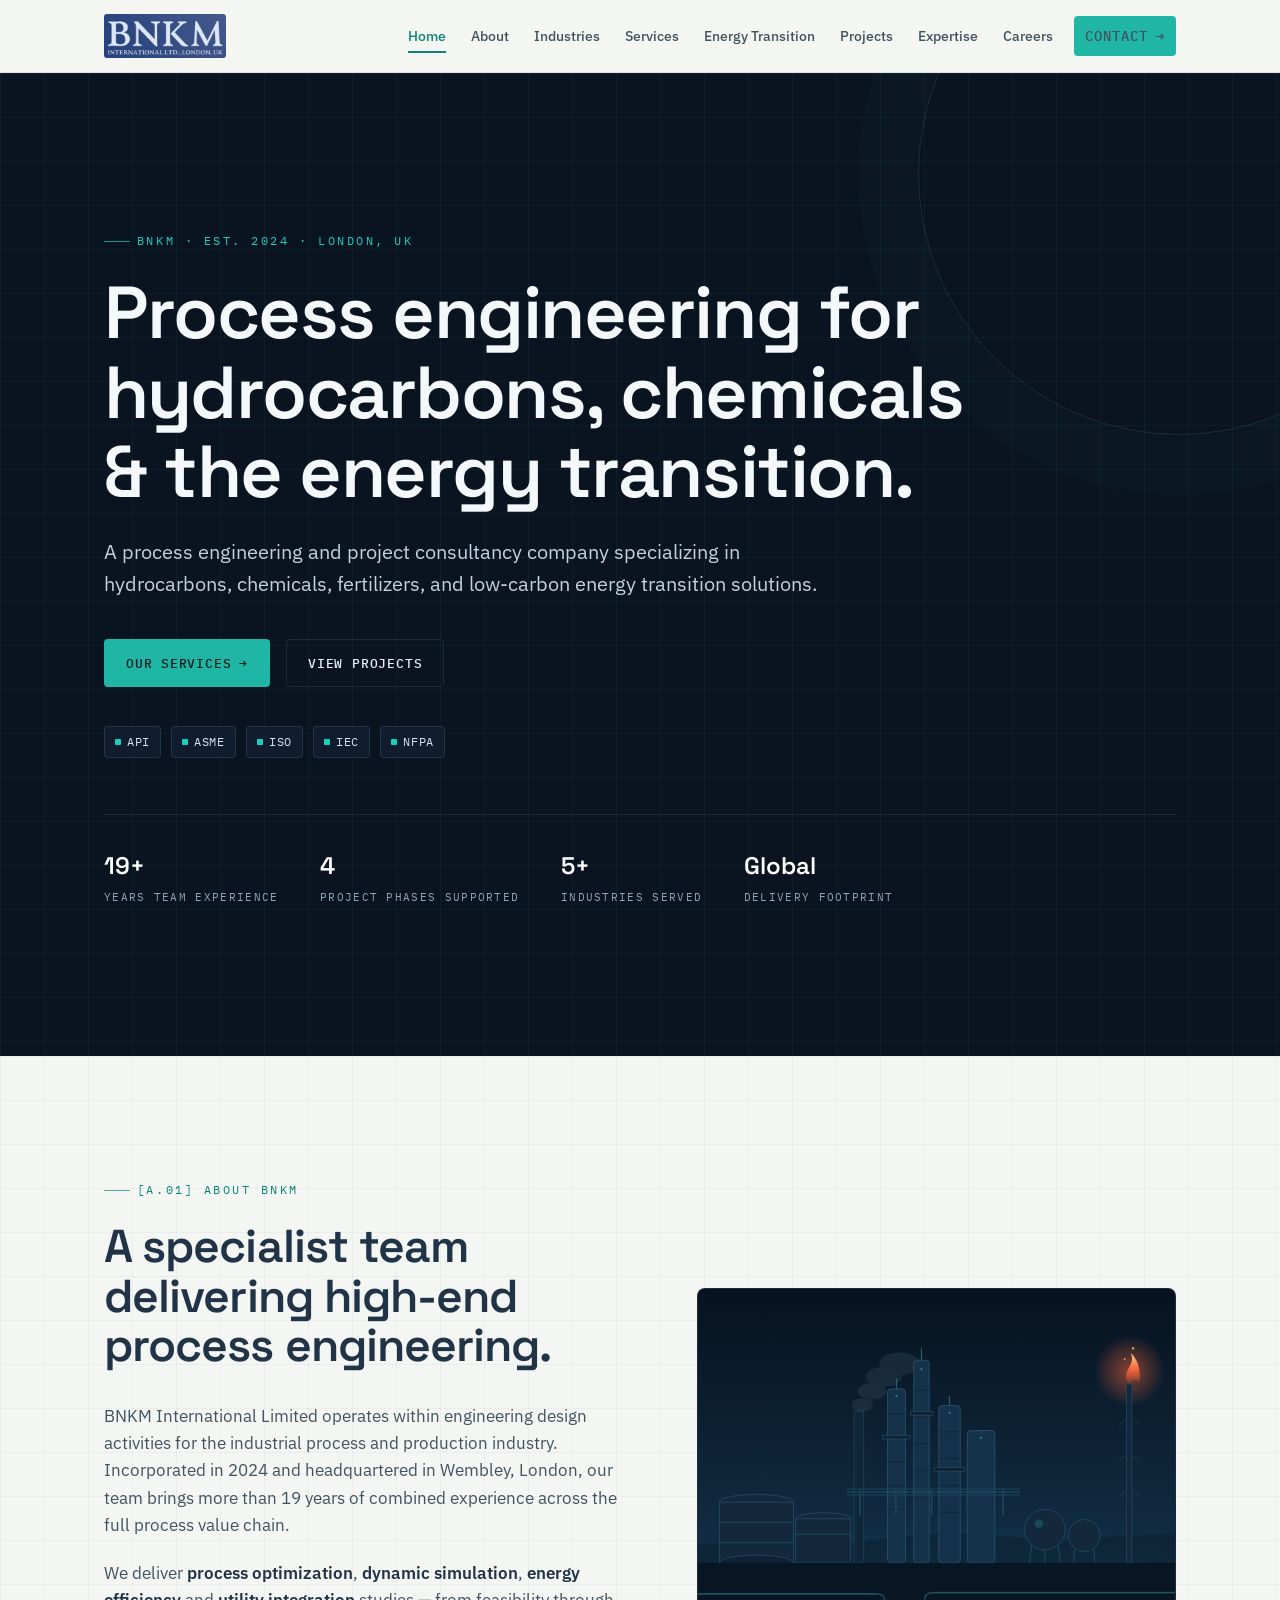
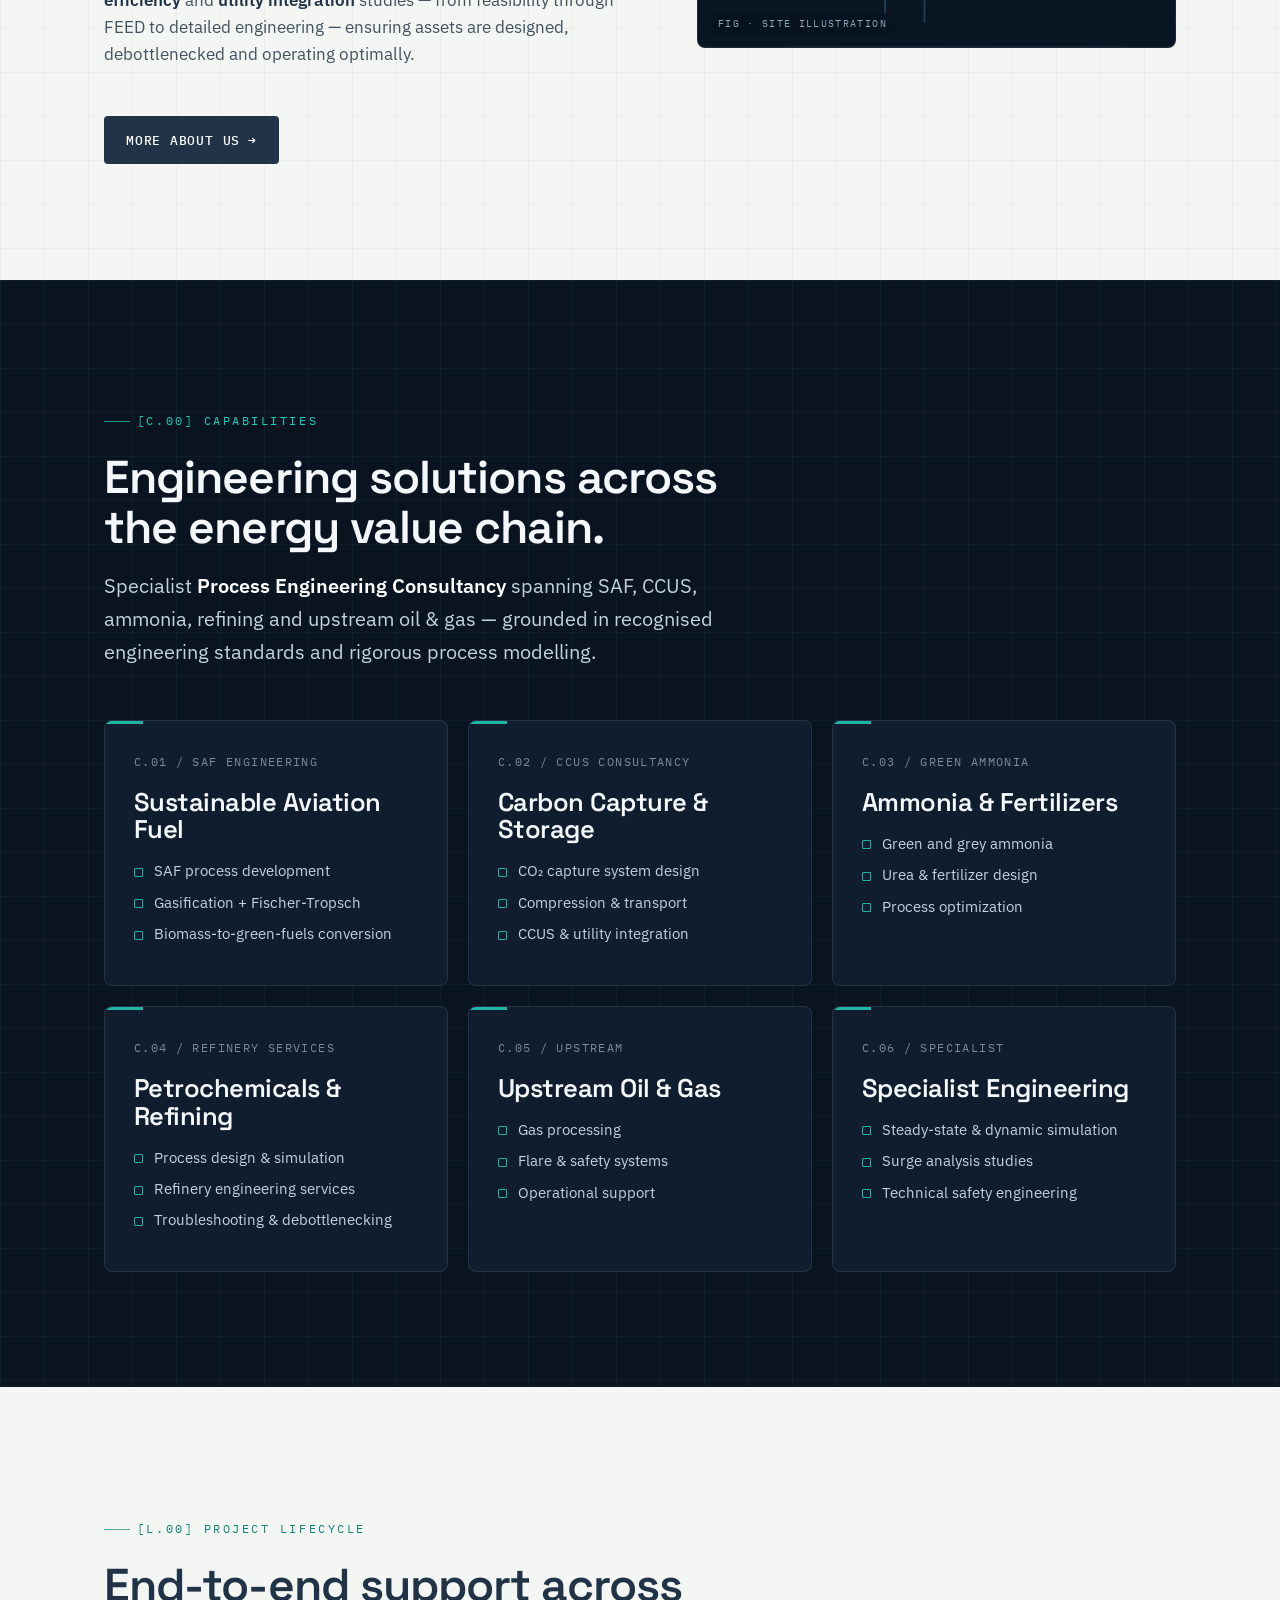
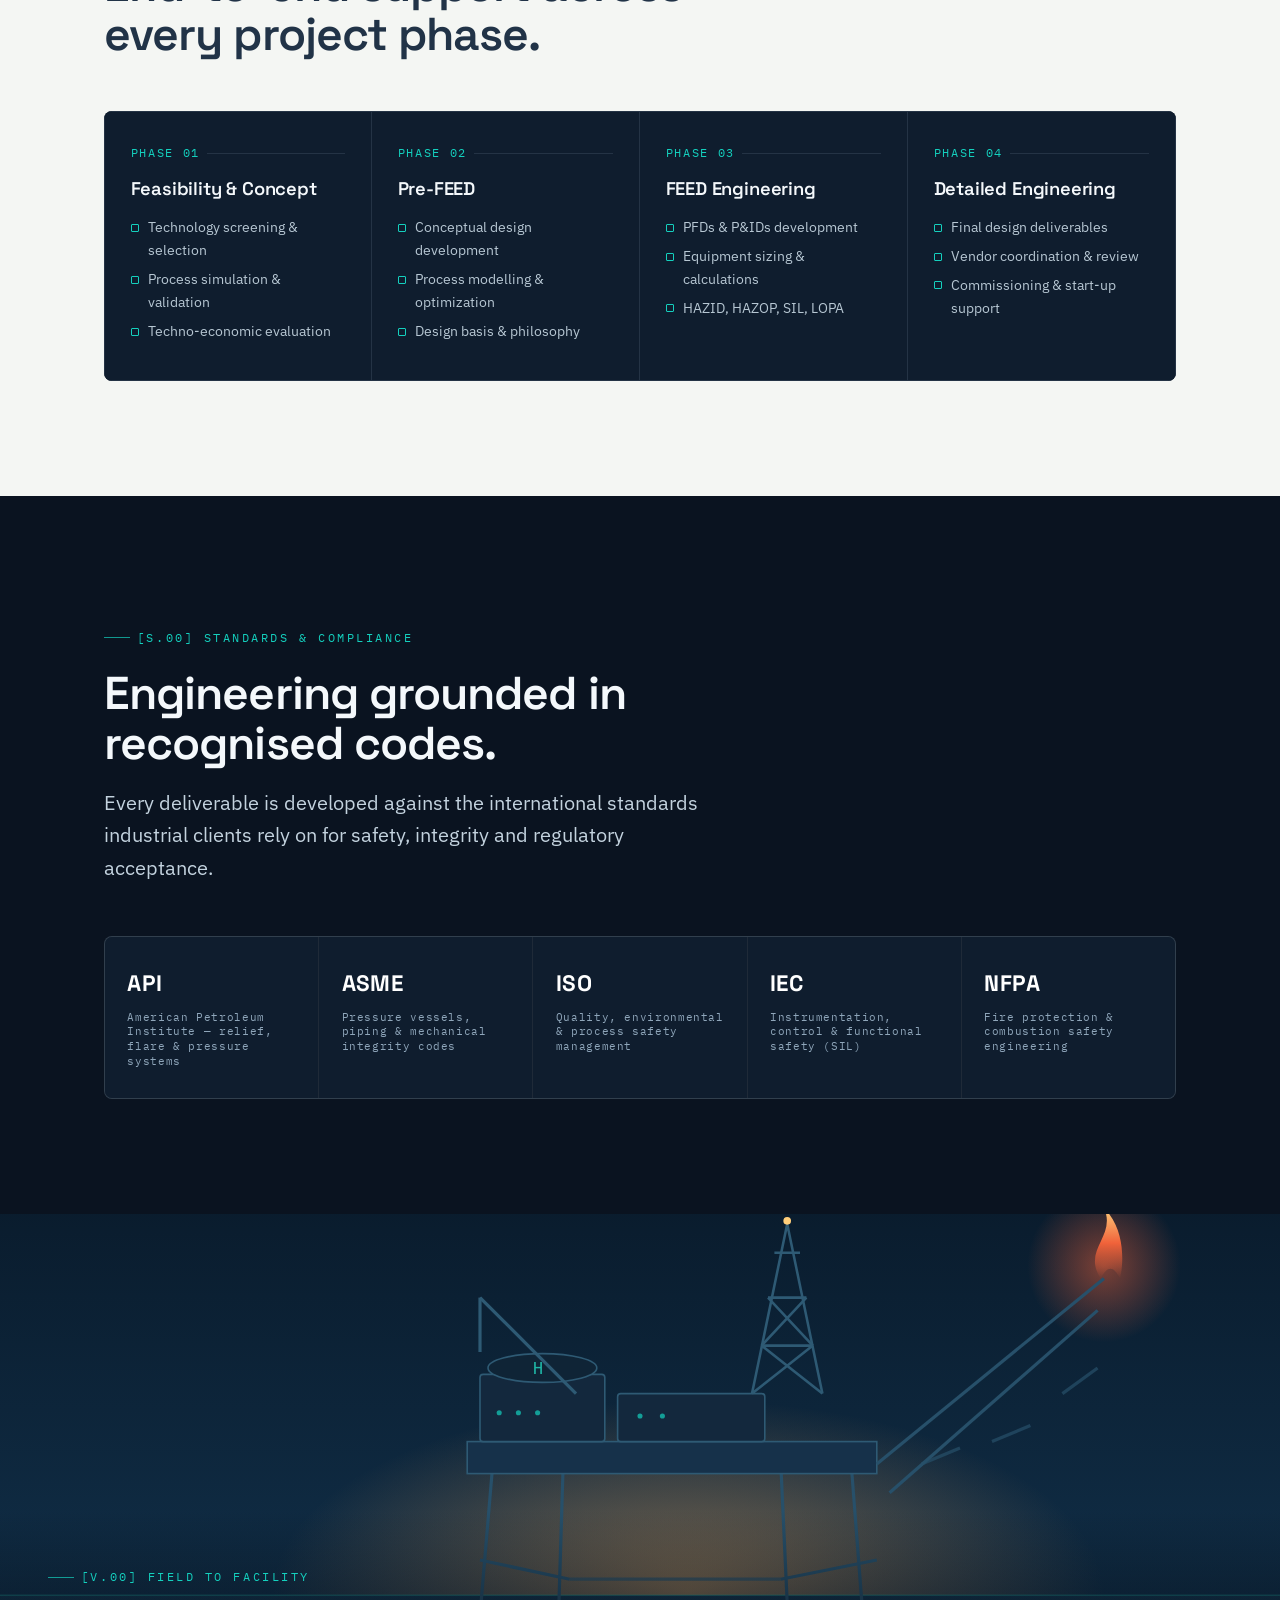
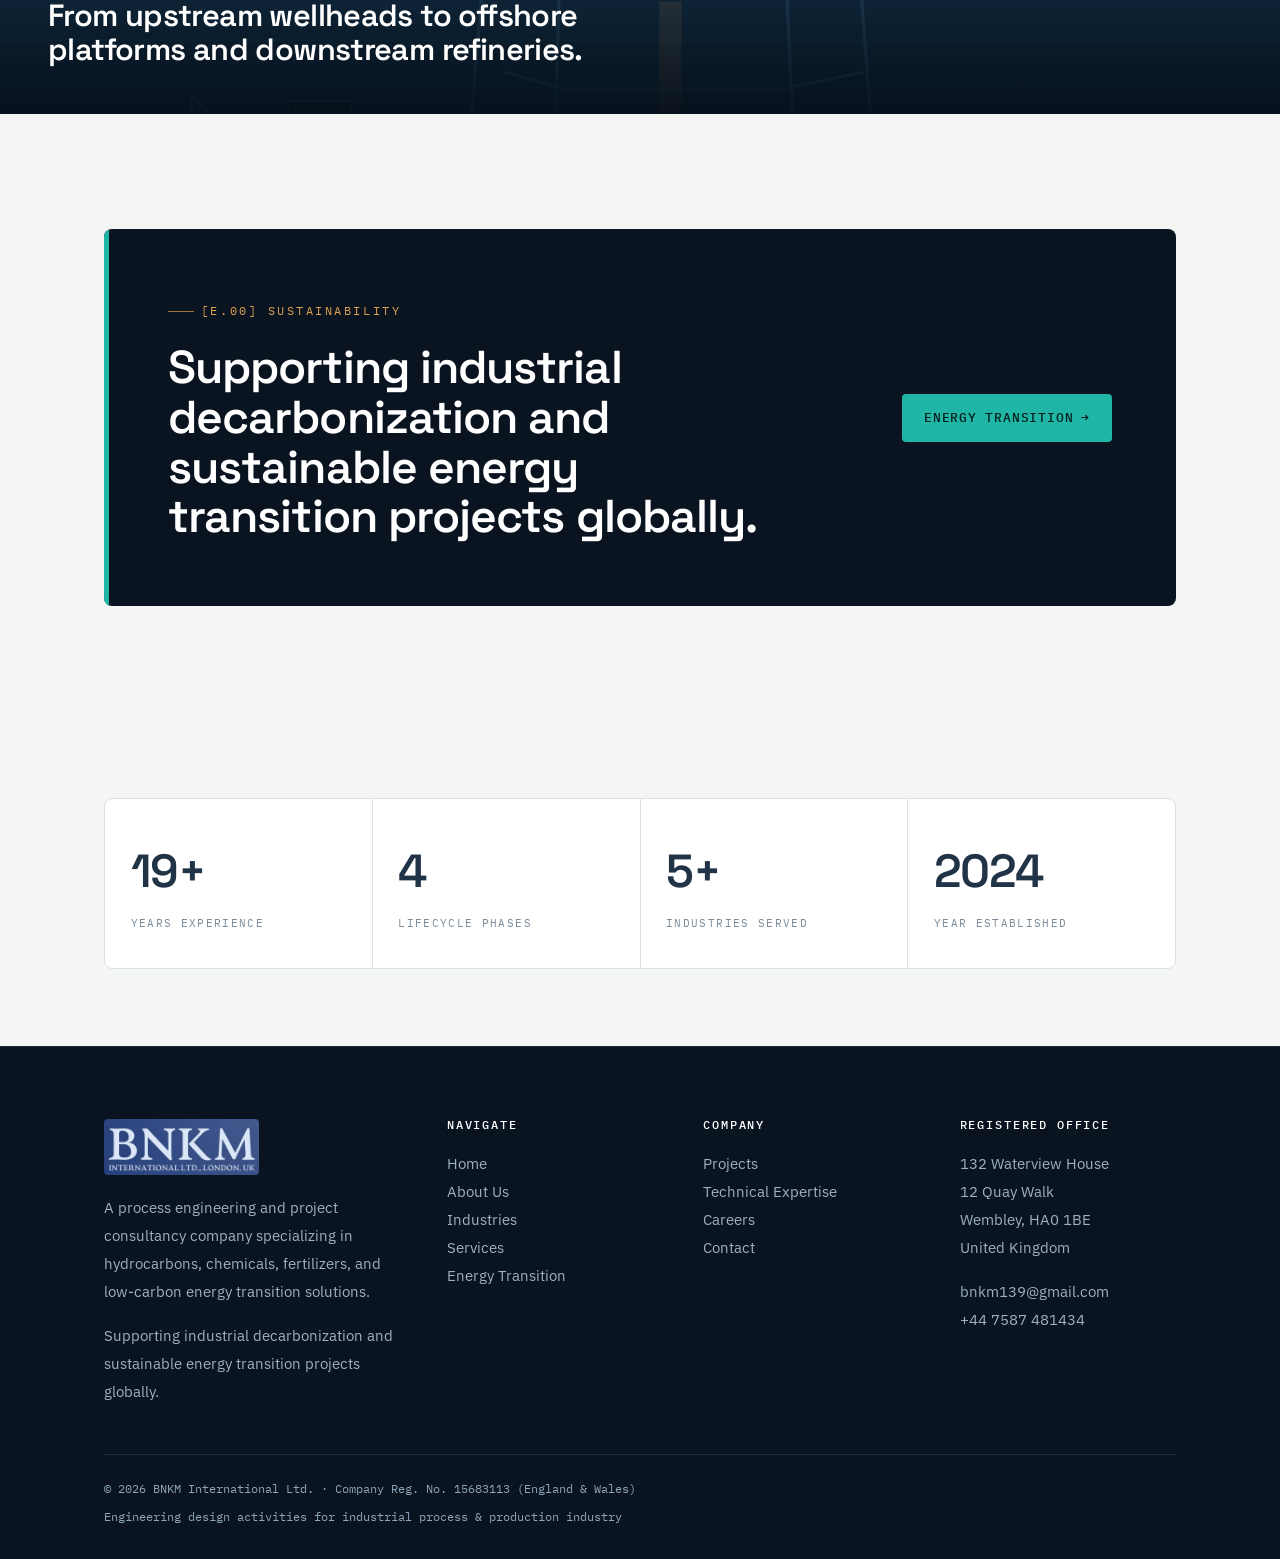
<file: index.html>
<!DOCTYPE html>
<html lang="en">
<head>
<meta charset="UTF-8">
<meta name="viewport" content="width=device-width, initial-scale=1.0">
<title>BNKM International Ltd. — Process Engineering Consultancy | FEED, CCUS, SAF & Green Ammonia</title>
<meta name="description" content="BNKM International is a process engineering consultancy specializing in hydrocarbons, chemicals, fertilizers and low-carbon energy transition. FEED engineering, CCUS consultancy, green ammonia, SAF and refinery engineering services to API, ASME, ISO, IEC and NFPA standards.">
<meta name="keywords" content="Process Engineering Consultancy, FEED Engineering, Green Ammonia Engineering, CCUS Consultancy, Refinery Engineering Services, SAF Engineering, Detailed Engineering Solutions, process optimization, dynamic simulation, carbon reduction, energy efficiency, utility integration, industrial decarbonization, ASME, API, ISO, IEC, NFPA">
<meta name="author" content="BNKM International Ltd.">
<link rel="canonical" href="https://bnkminternational.co.uk/">
<meta property="og:type" content="website">
<meta property="og:site_name" content="BNKM International Ltd.">
<meta property="og:title" content="BNKM International Ltd. — Process Engineering Consultancy | FEED, CCUS, SAF & Green Ammonia">
<meta property="og:description" content="BNKM International is a process engineering consultancy specializing in hydrocarbons, chemicals, fertilizers and low-carbon energy transition. FEED engineering, CCUS consultancy, green ammonia, SAF and refinery engineering services to API, ASME, ISO, IEC and NFPA standards.">
<meta property="og:url" content="https://bnkminternational.co.uk/">
<meta property="og:image" content="https://bnkminternational.co.uk/assets/bnkm-logo.png">
<meta name="twitter:card" content="summary_large_image">
<meta name="twitter:image" content="https://bnkminternational.co.uk/assets/bnkm-logo.png">
<meta name="theme-color" content="#0A1320">
<link rel="icon" href="[data-uri]" type="image/svg+xml">
<link rel="preconnect" href="https://fonts.googleapis.com">
<link rel="preconnect" href="https://fonts.gstatic.com" crossorigin>
<link href="https://fonts.googleapis.com/css2?family=Space+Grotesk:wght@400;500;600;700&family=IBM+Plex+Sans:wght@400;500;600&family=IBM+Plex+Mono:wght@400;500&display=swap" rel="stylesheet">
<style>/* =========================================================================
   BNKM International Ltd. — Process Engineering Consultancy
   Design system: "Engineering datasheet" — blueprint grid, mono spec tags,
   deep slate-navy authority + blueprint-cyan accent.
   ========================================================================= */

:root{
  /* Palette */
  --ink:        #0A1320;   /* deep slate-navy — authority sections      */
  --ink-2:      #0F1D2E;   /* raised panel on ink                       */
  --ink-3:      #16293D;   /* hairline-lit panel                        */
  --paper:      #F4F6F3;   /* warm off-white — primary background       */
  --paper-2:    #FFFFFF;   /* card surface                              */
  --slate:      #213347;   /* heavy text on paper                       */
  --body:       #41535F;   /* body text on paper                        */
  --muted:      #7A8A98;   /* captions / secondary                      */
  --muted-ink:  #8FA6BA;   /* muted on ink                              */
  --accent:     #1FB6A6;   /* blueprint cyan/teal — the single accent   */
  --accent-2:   #14D0BE;   /* brighter accent for ink backgrounds       */
  --accent-deep:#0C8478;
  --amber:      #DDA251;   /* energy-transition warm note (sparing)     */
  --line:       #DDE2DE;   /* hairline on paper                         */
  --line-ink:   rgba(143,166,186,.16); /* hairline on ink              */
  --grid-ink:   rgba(31,182,166,.07);  /* blueprint grid on ink        */
  --grid-paper: rgba(33,51,71,.045);   /* blueprint grid on paper      */

  /* Type */
  --display: "Space Grotesk", system-ui, sans-serif;
  --sans:    "IBM Plex Sans", system-ui, sans-serif;
  --mono:    "IBM Plex Mono", ui-monospace, monospace;

  /* Scale */
  --maxw: 1200px;
  --gutter: clamp(20px, 5vw, 64px);
  --r: 4px;          /* sharp, instrument-like radius */
  --r-lg: 8px;
  --ease: cubic-bezier(.22,.61,.36,1);
}

/* ---------- Reset ---------- */
*{box-sizing:border-box;margin:0;padding:0}
html{scroll-behavior:smooth;-webkit-text-size-adjust:100%}
body{
  font-family:var(--sans);
  background:var(--paper);
  color:var(--body);
  line-height:1.6;
  font-size:17px;
  -webkit-font-smoothing:antialiased;
  text-rendering:optimizeLegibility;
  overflow-x:hidden;
}
img{max-width:100%;display:block}
a{color:inherit;text-decoration:none}
ul{list-style:none}
button{font:inherit;cursor:pointer;border:none;background:none}

/* ---------- Layout primitives ---------- */
.wrap{max-width:var(--maxw);margin-inline:auto;padding-inline:var(--gutter)}
.section{padding-block:clamp(64px,9vw,128px)}
.section--tight{padding-block:clamp(48px,6vw,80px)}
.ink{background:var(--ink);color:#E7EEF4;position:relative}
.ink h1,.ink h2,.ink h3,.ink h4{color:#F4F8FB}
.blueprint{
  background-image:
    linear-gradient(var(--grid-ink) 1px,transparent 1px),
    linear-gradient(90deg,var(--grid-ink) 1px,transparent 1px);
  background-size:44px 44px;
}
.blueprint-paper{
  background-image:
    linear-gradient(var(--grid-paper) 1px,transparent 1px),
    linear-gradient(90deg,var(--grid-paper) 1px,transparent 1px);
  background-size:44px 44px;
}

/* ---------- Typography ---------- */
h1,h2,h3,h4{font-family:var(--display);color:var(--slate);line-height:1.08;font-weight:600;letter-spacing:-.02em}
h1{font-size:clamp(2.5rem,6vw,4.6rem);font-weight:600}
h2{font-size:clamp(1.9rem,3.6vw,3rem)}
h3{font-size:clamp(1.25rem,2vw,1.6rem)}
h4{font-size:1.05rem;letter-spacing:-.01em}
p{max-width:64ch}
strong{color:var(--slate);font-weight:600}
.ink strong{color:#fff}

/* Eyebrow — monospace "coordinate / spec code" */
.eyebrow{
  font-family:var(--mono);
  font-size:.72rem;
  letter-spacing:.22em;
  text-transform:uppercase;
  color:var(--accent-deep);
  display:inline-flex;
  align-items:center;
  gap:.6em;
  margin-bottom:1.4rem;
}
.ink .eyebrow{color:var(--accent-2)}
.eyebrow::before{
  content:"";
  width:26px;height:1px;
  background:currentColor;
  opacity:.7;
}

.lede{font-size:clamp(1.05rem,1.6vw,1.32rem);color:var(--body);max-width:60ch}
.ink .lede{color:#C3D2DE}

/* ---------- Buttons ---------- */
.btn{
  display:inline-flex;align-items:center;gap:.6em;
  font-family:var(--mono);font-size:.82rem;letter-spacing:.06em;
  text-transform:uppercase;font-weight:500;
  padding:.95em 1.6em;border-radius:var(--r);
  transition:.25s var(--ease);
  border:1px solid transparent;
}
.btn .arr{transition:transform .25s var(--ease)}
.btn:hover .arr{transform:translateX(4px)}
.btn--primary{background:var(--accent);color:#04201E}
.btn--primary:hover{background:var(--accent-2)}
.btn--ghost{border-color:var(--line-ink);color:#E7EEF4}
.btn--ghost:hover{border-color:var(--accent-2);color:var(--accent-2)}
.btn--dark{background:var(--slate);color:#fff}
.btn--dark:hover{background:var(--ink)}

/* ---------- Header / Nav ---------- */
.site-head{
  position:sticky;top:0;z-index:50;
  background:rgba(244,246,243,.86);
  backdrop-filter:saturate(180%) blur(14px);
  border-bottom:1px solid var(--line);
}
.site-head.on-ink{background:rgba(10,19,32,.78);border-bottom-color:var(--line-ink)}
.nav{display:flex;align-items:center;justify-content:space-between;gap:2rem;height:72px}
.brand{display:flex;align-items:center;line-height:1.05}
.brand-logo{height:44px;width:auto;display:block;border-radius:3px}
@media(max-width:1080px){.brand-logo{height:40px}}
.brand b{font-family:var(--display);font-weight:600;font-size:1.12rem;letter-spacing:-.02em;color:var(--slate);white-space:nowrap}
.on-ink .brand b{color:#fff}
.brand span{font-family:var(--mono);font-size:.62rem;letter-spacing:.18em;text-transform:uppercase;color:var(--muted)}
.on-ink .brand span{color:var(--muted-ink)}
.nav-links{display:flex;align-items:center;gap:.3rem}
.nav-links a{
  font-size:.9rem;font-weight:500;color:var(--body);white-space:nowrap;
  padding:.5em .7em;border-radius:var(--r);transition:.2s;position:relative;
}
.on-ink .nav-links a{color:#C3D2DE}
.nav-links a:hover{color:var(--slate)}
.on-ink .nav-links a:hover{color:#fff}
.nav-links a.active{color:var(--accent-deep)}
.on-ink .nav-links a.active{color:var(--accent-2)}
.nav-links a.active::after{
  content:"";position:absolute;left:.7em;right:.7em;bottom:.1em;height:2px;background:currentColor;
}
.nav-cta{margin-left:.4rem}
.nav-toggle{display:none;flex-direction:column;gap:5px;padding:8px}
.nav-toggle span{width:24px;height:2px;background:var(--slate);transition:.3s}
.on-ink .nav-toggle span{background:#fff}

@media(max-width:1080px){
  .nav-links{
    position:fixed;inset:72px 0 auto 0;flex-direction:column;align-items:stretch;
    gap:0;background:var(--ink);padding:.5rem var(--gutter) 1.5rem;
    transform:translateY(-130%);transition:transform .35s var(--ease);
    border-bottom:1px solid var(--line-ink);
  }
  .nav-links.open{transform:translateY(0)}
  .nav-links a{color:#C3D2DE;padding:.95em 0;border-bottom:1px solid var(--line-ink);border-radius:0}
  .nav-links a.active::after{display:none}
  .nav-cta{margin:1rem 0 0}
  .nav-cta .btn{width:100%;justify-content:center}
  .nav-toggle{display:flex}
  .nav-toggle.open span:nth-child(1){transform:translateY(7px) rotate(45deg)}
  .nav-toggle.open span:nth-child(2){opacity:0}
  .nav-toggle.open span:nth-child(3){transform:translateY(-7px) rotate(-45deg)}
}

/* ---------- Hero ---------- */
.hero{position:relative;overflow:hidden;padding-block:clamp(80px,12vw,150px)}
.hero::after{ /* schematic corner motif */
  content:"";position:absolute;right:-160px;top:-160px;width:520px;height:520px;
  border:1px solid var(--line-ink);border-radius:50%;
  box-shadow:0 0 0 60px rgba(31,182,166,.03);
  pointer-events:none;
}
.hero .wrap{position:relative;z-index:2}
.hero h1{max-width:18ch}
.hero .lede{margin-top:1.5rem}
.hero-actions{display:flex;flex-wrap:wrap;gap:1rem;margin-top:2.4rem}
.hero-meta{
  margin-top:3.5rem;display:flex;flex-wrap:wrap;gap:1.4rem 2.6rem;
  padding-top:2rem;border-top:1px solid var(--line-ink);
}
.hero-meta div{display:flex;flex-direction:column;gap:.2rem}
.hero-meta b{font-family:var(--display);font-size:1.5rem;color:#fff;font-weight:600}
.hero-meta span{font-family:var(--mono);font-size:.68rem;letter-spacing:.12em;text-transform:uppercase;color:var(--muted-ink)}

/* ---------- Section header ---------- */
.shead{max-width:62ch;margin-bottom:3.2rem}
.shead.center{margin-inline:auto;text-align:center}
.shead.center .eyebrow{justify-content:center}
.shead p{margin-top:1.1rem}

/* ---------- Spec tags (standards / keywords) ---------- */
.spec-row{display:flex;flex-wrap:wrap;gap:.65rem}
.spec{
  font-family:var(--mono);font-size:.74rem;letter-spacing:.05em;
  padding:.5em .85em;border:1px solid var(--line);border-radius:var(--r);
  color:var(--slate);background:var(--paper-2);
  display:inline-flex;align-items:center;gap:.5em;
}
.spec::before{content:"";width:6px;height:6px;background:var(--accent);border-radius:1px}
.ink .spec{background:var(--ink-2);border-color:var(--line-ink);color:#D6E2EC}
.ink .spec::before{background:var(--accent-2)}

/* ---------- Card grid ---------- */
.grid{display:grid;gap:1.25rem}
.grid-2{grid-template-columns:repeat(2,1fr)}
.grid-3{grid-template-columns:repeat(3,1fr)}
.grid-4{grid-template-columns:repeat(4,1fr)}
@media(max-width:900px){.grid-3,.grid-4{grid-template-columns:repeat(2,1fr)}}
@media(max-width:620px){.grid-2,.grid-3,.grid-4{grid-template-columns:1fr}}

.card{
  background:var(--paper-2);border:1px solid var(--line);border-radius:var(--r-lg);
  padding:2rem 1.8rem;transition:.3s var(--ease);position:relative;overflow:hidden;
}
.card::before{ /* top index rule */
  content:"";position:absolute;left:0;top:0;height:3px;width:38px;background:var(--accent);
  transition:width .3s var(--ease);
}
.card:hover{transform:translateY(-4px);border-color:#C9D3CC;box-shadow:0 18px 40px -24px rgba(10,19,32,.25)}
.card:hover::before{width:100%}
.card .idx{font-family:var(--mono);font-size:.72rem;letter-spacing:.12em;color:var(--muted);margin-bottom:1.1rem;display:block}
.card h3{margin-bottom:.9rem}
.card h4{margin-bottom:.7rem;color:var(--slate)}
.card ul.tick li{
  position:relative;padding-left:1.3em;margin-block:.45em;font-size:.96rem;color:var(--body);
}
.card ul.tick li::before{
  content:"";position:absolute;left:0;top:.62em;width:7px;height:7px;
  border:1.5px solid var(--accent);border-radius:1px;
}
.ink .card{background:var(--ink-2);border-color:var(--line-ink)}
.ink .card:hover{border-color:rgba(31,182,166,.4)}
.ink .card ul.tick li{color:#C3D2DE}

/* ---------- Lifecycle (true sequence — numbered) ---------- */
.flow{display:grid;grid-template-columns:repeat(4,1fr);gap:0;position:relative}
@media(max-width:820px){.flow{grid-template-columns:1fr;gap:1px;background:var(--line-ink)}}
.flow-step{padding:2rem 1.6rem;border:1px solid var(--line-ink);margin-left:-1px;background:var(--ink-2);position:relative}
.flow-step:first-child{margin-left:0}
.flow-num{font-family:var(--mono);font-size:.74rem;letter-spacing:.14em;color:var(--accent-2);margin-bottom:1rem;display:flex;align-items:center;gap:.6em}
.flow-num::after{content:"";flex:1;height:1px;background:var(--line-ink)}
.flow-step h4{margin-bottom:1rem;font-size:1.15rem}
.flow-step ul.tick li{position:relative;padding-left:1.2em;font-size:.9rem;margin-block:.4em;color:#B7C7D3}
.flow-step ul.tick li::before{content:"";position:absolute;left:0;top:.6em;width:6px;height:6px;border:1.5px solid var(--accent-2);border-radius:1px}

/* ---------- Stats strip ---------- */
.stats{display:grid;grid-template-columns:repeat(4,1fr);gap:1px;background:var(--line);border:1px solid var(--line);border-radius:var(--r-lg);overflow:hidden}
@media(max-width:620px){.stats{grid-template-columns:repeat(2,1fr)}}
.stat{background:var(--paper-2);padding:2.2rem 1.6rem;text-align:left}
.stat b{font-family:var(--display);font-size:clamp(2rem,4vw,2.9rem);color:var(--slate);font-weight:600;display:block;letter-spacing:-.03em}
.stat span{font-family:var(--mono);font-size:.7rem;letter-spacing:.12em;text-transform:uppercase;color:var(--muted);margin-top:.4rem;display:block}
.ink .stats{background:var(--line-ink);border-color:var(--line-ink)}
.ink .stat{background:var(--ink-2)}
.ink .stat b{color:#fff}

/* ---------- Split feature ---------- */
.split{display:grid;grid-template-columns:1.05fr .95fr;gap:clamp(2rem,5vw,4.5rem);align-items:center}
@media(max-width:880px){.split{grid-template-columns:1fr}}
.split-figure{
  aspect-ratio:4/3;border-radius:var(--r-lg);border:1px solid var(--line-ink);
  background:var(--ink-2);position:relative;overflow:hidden;
}
/* Scene illustration used inside a split figure */
.split-figure.photo{background:var(--ink);padding:0}
.split-figure.photo svg{position:absolute;inset:0;width:100%;height:100%}
.photo-tag{
  position:absolute;left:14px;bottom:12px;z-index:2;
  font-family:var(--mono);font-size:.6rem;letter-spacing:.14em;text-transform:uppercase;
  color:var(--muted-ink);background:rgba(10,19,32,.55);padding:.35em .6em;border-radius:2px;
  backdrop-filter:blur(4px);
}

/* Full-bleed image band */
.imgband{
  position:relative;width:100%;height:clamp(300px,40vw,500px);
  overflow:hidden;background:var(--ink);
}
.imgband svg{position:absolute;inset:0;width:100%;height:100%}
.imgband .cap{
  position:absolute;left:0;right:0;bottom:0;z-index:2;
  padding:clamp(1.6rem,4vw,3rem);
  background:linear-gradient(to top,rgba(6,15,26,.92),rgba(6,15,26,.45) 55%,transparent);
}
.imgband .cap .eyebrow{color:var(--accent-2);margin-bottom:.8rem}
.imgband .cap h3{color:#fff;max-width:30ch;font-size:clamp(1.3rem,2.4vw,2rem)}

/* Schematic illustration block (CSS-only "P&ID" motif) */
.schematic{position:absolute;inset:0;background-image:
  linear-gradient(var(--grid-ink) 1px,transparent 1px),
  linear-gradient(90deg,var(--grid-ink) 1px,transparent 1px);background-size:32px 32px}
.schematic svg{position:absolute;inset:0;width:100%;height:100%}

/* ---------- Numbered reasons (list) ---------- */
.reasons{display:grid;grid-template-columns:repeat(2,1fr);gap:1px;background:var(--line);border:1px solid var(--line);border-radius:var(--r-lg);overflow:hidden}
@media(max-width:760px){.reasons{grid-template-columns:1fr}}
.reason{background:var(--paper-2);padding:1.8rem;display:flex;gap:1.2rem;align-items:flex-start}
.reason b{font-family:var(--mono);font-size:.8rem;color:var(--accent-deep);padding-top:.2rem}
.reason p{font-family:var(--display);font-size:1.1rem;color:var(--slate);line-height:1.3;max-width:38ch}

/* ---------- Standards strip ---------- */
.standards{display:grid;grid-template-columns:repeat(5,1fr);gap:1px;background:var(--line-ink);border:1px solid var(--line-ink);border-radius:var(--r-lg);overflow:hidden}
@media(max-width:760px){.standards{grid-template-columns:repeat(2,1fr)}}
.std{background:var(--ink-2);padding:1.8rem 1.4rem}
.std b{font-family:var(--display);font-size:1.4rem;color:#fff;display:block;letter-spacing:.02em}
.std span{font-family:var(--mono);font-size:.66rem;letter-spacing:.06em;color:var(--muted-ink);margin-top:.5rem;display:block;line-height:1.4}

/* ---------- CTA band ---------- */
.cta-band{background:var(--ink);color:#fff;border-radius:var(--r-lg);padding:clamp(2.5rem,5vw,4rem);position:relative;overflow:hidden}
.cta-band h2{max-width:20ch}
.cta-band .accent-bar{position:absolute;left:0;top:0;bottom:0;width:5px;background:var(--accent)}

/* ---------- Industries / sector cards ---------- */
.sector{background:var(--paper-2);border:1px solid var(--line);border-radius:var(--r-lg);padding:2.2rem;transition:.3s var(--ease)}
.sector:hover{border-color:#C9D3CC;box-shadow:0 18px 40px -26px rgba(10,19,32,.22)}
.sector .tag{font-family:var(--mono);font-size:.7rem;letter-spacing:.12em;text-transform:uppercase;color:var(--accent-deep);margin-bottom:1rem;display:block}
.sector p{margin-bottom:1.2rem;font-size:.98rem}

/* ---------- Project list ---------- */
.proj{
  background:var(--paper-2);border:1px solid var(--line);border-radius:var(--r-lg);
  padding:1.9rem 1.8rem;transition:.3s var(--ease);position:relative;
}
.proj:hover{transform:translateY(-3px);box-shadow:0 18px 40px -26px rgba(10,19,32,.22)}
.proj-phase{font-family:var(--mono);font-size:.68rem;letter-spacing:.1em;text-transform:uppercase;color:#fff;background:var(--accent-deep);padding:.35em .7em;border-radius:2px;display:inline-block;margin-bottom:1.1rem}
.proj h3{font-size:1.3rem;margin-bottom:.4rem}
.proj .loc{font-family:var(--mono);font-size:.78rem;color:var(--muted);margin-bottom:1rem;display:block}

/* ---------- Energy transition pillars ---------- */
.pillar{background:var(--ink-2);border:1px solid var(--line-ink);border-radius:var(--r-lg);padding:2rem;transition:.3s var(--ease)}
.pillar:hover{border-color:rgba(221,162,81,.45)}
.pillar .ico{width:40px;height:40px;border:1px solid var(--amber);border-radius:var(--r);display:grid;place-items:center;color:var(--amber);font-family:var(--mono);font-size:.8rem;margin-bottom:1.3rem}
.pillar h4{color:#fff;margin-bottom:.8rem}
.pillar p{font-size:.95rem;color:#B7C7D3}

/* ---------- Careers ---------- */
.role{background:var(--paper-2);border:1px solid var(--line);border-radius:var(--r-lg);padding:2rem 1.9rem;transition:.3s var(--ease)}
.role:hover{border-color:#C9D3CC;box-shadow:0 18px 40px -26px rgba(10,19,32,.22)}
.role .meta{display:flex;flex-wrap:wrap;gap:.6rem;margin-bottom:1.2rem}
.role .pill{font-family:var(--mono);font-size:.68rem;letter-spacing:.08em;text-transform:uppercase;color:var(--body);border:1px solid var(--line);border-radius:99px;padding:.35em .8em}
.role h3{margin-bottom:.8rem}

/* ---------- Contact ---------- */
.contact-grid{display:grid;grid-template-columns:.9fr 1.1fr;gap:clamp(2rem,5vw,4rem)}
@media(max-width:880px){.contact-grid{grid-template-columns:1fr}}
.cinfo{display:flex;flex-direction:column;gap:1.8rem}
.cinfo .row span{font-family:var(--mono);font-size:.7rem;letter-spacing:.12em;text-transform:uppercase;color:var(--accent-deep);display:block;margin-bottom:.35rem}
.cinfo .row a,.cinfo .row p{color:var(--slate);font-size:1.05rem}
.form{background:var(--paper-2);border:1px solid var(--line);border-radius:var(--r-lg);padding:clamp(1.8rem,4vw,2.6rem)}
.field{margin-bottom:1.4rem}
.field label{font-family:var(--mono);font-size:.72rem;letter-spacing:.1em;text-transform:uppercase;color:var(--body);display:block;margin-bottom:.55rem}
.field input,.field textarea{
  width:100%;font-family:var(--sans);font-size:1rem;color:var(--slate);
  background:var(--paper);border:1px solid var(--line);border-radius:var(--r);
  padding:.85em 1em;transition:.2s;
}
.field input:focus,.field textarea:focus{outline:none;border-color:var(--accent);box-shadow:0 0 0 3px rgba(31,182,166,.15)}
.field textarea{resize:vertical;min-height:130px}

/* ---------- Footer ---------- */
.site-foot{background:var(--ink);color:#B7C7D3;padding-block:clamp(3rem,6vw,4.5rem) 2rem;border-top:1px solid var(--line-ink)}
.foot-grid{display:grid;grid-template-columns:1.4fr 1fr 1fr 1fr;gap:2.5rem}
@media(max-width:820px){.foot-grid{grid-template-columns:1fr 1fr}}
@media(max-width:480px){.foot-grid{grid-template-columns:1fr}}
.foot-grid h4{color:#fff;font-family:var(--mono);font-size:.72rem;letter-spacing:.16em;text-transform:uppercase;margin-bottom:1.2rem;font-weight:500}
.foot-grid p,.foot-grid a{font-size:.92rem;color:#9DB1C0;line-height:1.9}
.foot-grid a:hover{color:var(--accent-2)}
.foot-brand b{font-family:var(--display);font-size:1.3rem;color:#fff;display:block;margin-bottom:.8rem}
.foot-logo{height:56px;width:auto;display:block;margin-bottom:1.2rem;border-radius:4px}
.foot-bottom{margin-top:3rem;padding-top:1.6rem;border-top:1px solid var(--line-ink);font-family:var(--mono);font-size:.72rem;color:var(--muted-ink);display:flex;flex-wrap:wrap;gap:.6rem 1.5rem;justify-content:space-between}

/* ---------- Page hero (interior pages) ---------- */
.phero{padding-block:clamp(70px,9vw,120px) clamp(50px,6vw,72px);position:relative;overflow:hidden}
.phero h1{max-width:20ch}
.phero .lede{margin-top:1.4rem}

/* ---------- Prose ---------- */
.prose p{margin-bottom:1.3rem}
.prose p:last-child{margin-bottom:0}

/* ---------- Reveal animation ---------- */
.reveal{opacity:0;transform:translateY(22px);transition:opacity .7s var(--ease),transform .7s var(--ease)}
.reveal.in{opacity:1;transform:none}
@media(prefers-reduced-motion:reduce){
  .reveal{opacity:1;transform:none;transition:none}
  html{scroll-behavior:auto}
  *{animation:none!important}
}

/* ---------- Utility ---------- */
.mt-1{margin-top:1rem}.mt-2{margin-top:2rem}.mt-3{margin-top:3rem}
.center{text-align:center}
.divider{height:1px;background:var(--line-ink);border:none;margin-block:3rem}
</style>
<noscript><style>.reveal{opacity:1!important;transform:none!important}</style></noscript>
<script type="application/ld+json">
{
  "@context":"https://schema.org",
  "@type":"ProfessionalService",
  "name":"BNKM International Ltd.",
  "description":"A process engineering and project consultancy company specializing in hydrocarbons, chemicals, fertilizers, and low-carbon energy transition solutions.",
  "url":"https://bnkminternational.co.uk",
  "email":"bnkm139@gmail.com",
  "telephone":"+44-7587481434",
  "foundingDate":"2024",
  "address":{"@type":"PostalAddress","streetAddress":"132 Waterview House, 12 Quay Walk","addressLocality":"Wembley","postalCode":"HA0 1BE","addressCountry":"GB"},
  "areaServed":"Worldwide",
  "knowsAbout":["Process Engineering Consultancy","FEED Engineering","Detailed Engineering Solutions","Green Ammonia Engineering","CCUS Consultancy","Refinery Engineering Services","SAF Engineering","Carbon Capture Utilisation and Storage","Dynamic Simulation","Energy Efficiency","Process Optimization","Industrial Decarbonization"]
}
</script>
</head>
<body>
<header class="site-head" id="siteHead">
  <div class="wrap">
    <nav class="nav" aria-label="Primary">
      <a href="index.html" class="brand" aria-label="BNKM International Ltd. — home">
        <img class="brand-logo" src="[data-uri]" width="415" height="150" alt="BNKM International Ltd., London, UK">
      </a>
      <div class="nav-links" id="navLinks">
        <a href="index.html" class="active" aria-current="page">Home</a>
        <a href="about.html">About</a>
        <a href="industries.html">Industries</a>
        <a href="services.html">Services</a>
        <a href="energy-transition.html">Energy Transition</a>
        <a href="projects.html">Projects</a>
        <a href="expertise.html">Expertise</a>
        <a href="careers.html">Careers</a>
        <div class="nav-cta"><a class="btn btn--primary" href="contact.html">Contact <span class="arr">&rarr;</span></a></div>
      </div>
      <button class="nav-toggle" id="navToggle" aria-label="Menu" aria-expanded="false" aria-controls="navLinks">
        <span></span><span></span><span></span>
      </button>
    </nav>
  </div>
</header>
<main>
<section class="hero ink blueprint">
  <div class="wrap">
    <p class="eyebrow reveal">BNKM &middot; EST. 2024 &middot; LONDON, UK</p>
    <h1 class="reveal">Process engineering for hydrocarbons, chemicals &amp; the energy transition.</h1>
    <p class="lede reveal">A process engineering and project consultancy company specializing in hydrocarbons, chemicals, fertilizers, and low-carbon energy transition solutions.</p>
    <div class="hero-actions reveal">
      <a class="btn btn--primary" href="services.html">Our services <span class="arr">&rarr;</span></a>
      <a class="btn btn--ghost" href="projects.html">View projects</a>
    </div>
    <div class="spec-row reveal" style="margin-top:2.4rem">
      <span class="spec">API</span><span class="spec">ASME</span><span class="spec">ISO</span>
      <span class="spec">IEC</span><span class="spec">NFPA</span>
    </div>
    <div class="hero-meta reveal">
      <div><b>19+</b><span>Years team experience</span></div>
      <div><b>4</b><span>Project phases supported</span></div>
      <div><b>5+</b><span>Industries served</span></div>
      <div><b>Global</b><span>Delivery footprint</span></div>
    </div>
  </div>
</section>

<section class="section blueprint-paper">
  <div class="wrap split">
    <div class="reveal">
      <p class="eyebrow">[A.01] About BNKM</p>
      <h2>A specialist team delivering high-end process engineering.</h2>
      <div class="prose mt-2">
        <p>BNKM International Limited operates within engineering design activities for the industrial process and production industry. Incorporated in 2024 and headquartered in Wembley, London, our team brings more than 19 years of combined experience across the full process value chain.</p>
        <p>We deliver <strong>process optimization</strong>, <strong>dynamic simulation</strong>, <strong>energy efficiency</strong> and <strong>utility integration</strong> studies &mdash; from feasibility through FEED to detailed engineering &mdash; ensuring assets are designed, debottlenecked and operating optimally.</p>
      </div>
      <a class="btn btn--dark mt-3" href="about.html">More about us <span class="arr">&rarr;</span></a>
    </div>
    <div class="split-figure photo" role="img" aria-label="Oil and gas refinery at dusk with distillation columns, storage tanks and a flare stack"><svg viewBox="0 0 800 600" xmlns="http://www.w3.org/2000/svg" preserveAspectRatio="xMidYMid slice" role="img" aria-label="Oil and gas refinery at dusk: distillation columns, storage tanks, LPG spheres and a lit flare stack">
 <defs>
  <linearGradient id="rfSky" x1="0" y1="0" x2="0" y2="1">
   <stop offset="0" stop-color="#06121F"/><stop offset=".65" stop-color="#102A40"/><stop offset="1" stop-color="#1A3A52"/>
  </linearGradient>
  <radialGradient id="rfGlow" cx=".52" cy="1" r=".75">
   <stop offset="0" stop-color="#1FB6A6" stop-opacity=".28"/><stop offset="1" stop-color="#1FB6A6" stop-opacity="0"/>
  </radialGradient>
  <linearGradient id="rfFlame" x1="0" y1="1" x2="0" y2="0">
   <stop offset="0" stop-color="#F0623A" stop-opacity="0"/><stop offset=".45" stop-color="#F0623A"/><stop offset="1" stop-color="#FFCE7A"/>
  </linearGradient>
  <radialGradient id="rfFlareGlow" cx=".5" cy=".5" r=".5">
   <stop offset="0" stop-color="#F0623A" stop-opacity=".55"/><stop offset="1" stop-color="#F0623A" stop-opacity="0"/>
  </radialGradient>
 </defs>
 <rect width="800" height="600" fill="url(#rfSky)"/>
 <ellipse cx="430" cy="470" rx="440" ry="170" fill="url(#rfGlow)"/>
 <g opacity=".55" fill="#0E2638"><circle cx="120" cy="90" r="1.3"/><circle cx="300" cy="60" r="1"/><circle cx="540" cy="80" r="1.2"/><circle cx="700" cy="50" r="1"/><circle cx="640" cy="120" r="1.1"/></g>

 <!-- far haze ridge -->
 <path d="M0 430 L120 415 L260 425 L420 408 L600 422 L800 410 L800 600 L0 600 Z" fill="#0C2236" opacity=".7"/>

 <!-- chimney + steam plume -->
 <g fill="#0F2638" stroke="#27506A" stroke-width="1">
  <rect x="262" y="205" width="16" height="255" rx="2"/>
 </g>
 <g fill="#9DB1C0" opacity=".10"><ellipse cx="276" cy="195" rx="18" ry="11"/><ellipse cx="292" cy="172" rx="24" ry="14"/><ellipse cx="312" cy="148" rx="30" ry="17"/><ellipse cx="338" cy="126" rx="34" ry="19"/></g>

 <!-- storage tanks (left) -->
 <g fill="#13283D" stroke="#27506A" stroke-width="1.2">
  <ellipse cx="98" cy="358" rx="62" ry="13"/><rect x="36" y="358" width="124" height="102"/><ellipse cx="98" cy="460" rx="62" ry="13" fill="#0E2034"/>
  <ellipse cx="210" cy="386" rx="46" ry="10"/><rect x="164" y="386" width="92" height="74"/>
 </g>
 <g stroke="#1FB6A6" stroke-width="1" opacity=".4"><line x1="36" y1="392" x2="160" y2="392"/><line x1="36" y1="426" x2="160" y2="426"/><line x1="164" y1="412" x2="256" y2="412"/></g>

 <!-- LPG spheres -->
 <g fill="#13283D" stroke="#27506A" stroke-width="1.2">
  <circle cx="582" cy="404" r="34"/><circle cx="648" cy="414" r="27"/>
  <g stroke="#1F4159" stroke-width="2"><line x1="560" y1="430" x2="556" y2="460"/><line x1="582" y1="438" x2="582" y2="460"/><line x1="604" y1="430" x2="608" y2="460"/><line x1="632" y1="436" x2="630" y2="460"/><line x1="664" y1="436" x2="666" y2="460"/></g>
 </g>
 <circle cx="572" cy="394" r="7" fill="#1FB6A6" opacity=".25"/>

 <!-- distillation columns (center) -->
 <g fill="#16314A" stroke="#2E5A74" stroke-width="1.2">
  <rect x="318" y="168" width="30" height="292" rx="6"/>
  <rect x="362" y="120" width="26" height="340" rx="6"/>
  <rect x="404" y="196" width="36" height="264" rx="6"/>
  <rect x="452" y="238" width="46" height="222" rx="5"/>
 </g>
 <!-- tray lines + platforms -->
 <g stroke="#0A1B2A" stroke-width="1" opacity=".8">
  <line x1="318" y1="210" x2="348" y2="210"/><line x1="318" y1="250" x2="348" y2="250"/><line x1="318" y1="290" x2="348" y2="290"/><line x1="318" y1="330" x2="348" y2="330"/><line x1="318" y1="370" x2="348" y2="370"/>
  <line x1="362" y1="170" x2="388" y2="170"/><line x1="362" y1="215" x2="388" y2="215"/><line x1="362" y1="260" x2="388" y2="260"/><line x1="362" y1="305" x2="388" y2="305"/><line x1="362" y1="350" x2="388" y2="350"/>
  <line x1="404" y1="240" x2="440" y2="240"/><line x1="404" y1="285" x2="440" y2="285"/><line x1="404" y1="330" x2="440" y2="330"/><line x1="404" y1="375" x2="440" y2="375"/>
 </g>
 <g fill="#0F2233" stroke="#2E5A74" stroke-width=".8">
  <rect x="310" y="246" width="46" height="6"/><rect x="356" y="206" width="38" height="6"/><rect x="396" y="300" width="52" height="6"/>
 </g>
 <!-- top vents -->
 <g stroke="#2E5A74" stroke-width="2" fill="none"><path d="M333 168 V150"/><path d="M375 120 V100"/><path d="M422 196 V180"/></g>
 <!-- handrail lights -->
 <g fill="#14D0BE" opacity=".7"><circle cx="333" cy="180" r="1.6"/><circle cx="375" cy="135" r="1.6"/><circle cx="422" cy="208" r="1.6"/><circle cx="475" cy="250" r="1.6"/></g>

 <!-- pipe rack -->
 <g stroke="#1F4159" stroke-width="2" fill="none"><line x1="250" y1="336" x2="540" y2="336"/><line x1="250" y1="346" x2="540" y2="346"/></g>
 <g stroke="#1FB6A6" stroke-width="1.2" opacity=".45" fill="none"><line x1="250" y1="341" x2="540" y2="341"/></g>
 <g stroke="#1F4159" stroke-width="3"><line x1="272" y1="336" x2="272" y2="380"/><line x1="332" y1="336" x2="332" y2="380"/><line x1="392" y1="336" x2="392" y2="380"/><line x1="452" y1="336" x2="452" y2="380"/><line x1="512" y1="336" x2="512" y2="380"/></g>

 <!-- flare stack (right) -->
 <circle cx="724" cy="138" r="60" fill="url(#rfFlareGlow)"/>
 <rect x="719" y="160" width="9" height="300" fill="#13283D" stroke="#27506A" stroke-width="1"/>
 <g stroke="#27506A" stroke-width="1" fill="none" opacity=".8"><path d="M719 220 l-14 8 M728 220 l14 8 M719 280 l-14 8 M728 280 l14 8 M719 340 l-14 8 M728 340 l14 8"/></g>
 <path d="M723 160 C708 138 736 130 726 108 C744 124 742 150 740 160 C736 150 730 150 723 160 Z" fill="url(#rfFlame)"/>
 <g fill="#FFCE7A" opacity=".8"><circle cx="730" cy="100" r="2"/><circle cx="716" cy="118" r="1.5"/></g>

 <!-- foreground ground + pipeline -->
 <rect x="0" y="460" width="800" height="140" fill="#081523"/>
 <g stroke="#1F4159" stroke-width="3" fill="none"><path d="M0 512 H300 q14 0 14 14 V560"/><path d="M380 560 V524 q0-14 14-14 H800"/></g>
 <g stroke="#1FB6A6" stroke-width="1" opacity=".35" fill="none"><path d="M0 512 H300"/><path d="M394 510 H800"/></g>
</svg><span class="photo-tag">FIG &middot; site illustration</span></div>
  </div>
</section>

<section class="section ink blueprint">
  <div class="wrap">
    <div class="shead reveal">
      <p class="eyebrow">[C.00] Capabilities</p>
      <h2>Engineering solutions across the energy value chain.</h2>
      <p class="lede">Specialist <strong>Process Engineering Consultancy</strong> spanning SAF, CCUS, ammonia, refining and upstream oil &amp; gas &mdash; grounded in recognised engineering standards and rigorous process modelling.</p>
    </div>
    <div class="grid grid-3">
      <article class="card reveal"><span class="idx">C.01 / SAF ENGINEERING</span><h3>Sustainable Aviation Fuel</h3><ul class="tick"><li>SAF process development</li><li>Gasification + Fischer-Tropsch</li><li>Biomass-to-green-fuels conversion</li></ul></article>
      <article class="card reveal"><span class="idx">C.02 / CCUS CONSULTANCY</span><h3>Carbon Capture &amp; Storage</h3><ul class="tick"><li>CO&#8322; capture system design</li><li>Compression &amp; transport</li><li>CCUS &amp; utility integration</li></ul></article>
      <article class="card reveal"><span class="idx">C.03 / GREEN AMMONIA</span><h3>Ammonia &amp; Fertilizers</h3><ul class="tick"><li>Green and grey ammonia</li><li>Urea &amp; fertilizer design</li><li>Process optimization</li></ul></article>
      <article class="card reveal"><span class="idx">C.04 / REFINERY SERVICES</span><h3>Petrochemicals &amp; Refining</h3><ul class="tick"><li>Process design &amp; simulation</li><li>Refinery engineering services</li><li>Troubleshooting &amp; debottlenecking</li></ul></article>
      <article class="card reveal"><span class="idx">C.05 / UPSTREAM</span><h3>Upstream Oil &amp; Gas</h3><ul class="tick"><li>Gas processing</li><li>Flare &amp; safety systems</li><li>Operational support</li></ul></article>
      <article class="card reveal"><span class="idx">C.06 / SPECIALIST</span><h3>Specialist Engineering</h3><ul class="tick"><li>Steady-state &amp; dynamic simulation</li><li>Surge analysis studies</li><li>Technical safety engineering</li></ul></article>
    </div>
  </div>
</section>

<section class="section">
  <div class="wrap">
    <div class="shead reveal">
      <p class="eyebrow">[L.00] Project lifecycle</p>
      <h2>End-to-end support across every project phase.</h2>
    </div>
    <div class="flow ink" style="border-radius:8px;overflow:hidden">
      <div class="flow-step reveal"><span class="flow-num">PHASE 01</span><h4>Feasibility &amp; Concept</h4><ul class="tick"><li>Technology screening &amp; selection</li><li>Process simulation &amp; validation</li><li>Techno-economic evaluation</li></ul></div>
      <div class="flow-step reveal"><span class="flow-num">PHASE 02</span><h4>Pre-FEED</h4><ul class="tick"><li>Conceptual design development</li><li>Process modelling &amp; optimization</li><li>Design basis &amp; philosophy</li></ul></div>
      <div class="flow-step reveal"><span class="flow-num">PHASE 03</span><h4>FEED Engineering</h4><ul class="tick"><li>PFDs &amp; P&amp;IDs development</li><li>Equipment sizing &amp; calculations</li><li>HAZID, HAZOP, SIL, LOPA</li></ul></div>
      <div class="flow-step reveal"><span class="flow-num">PHASE 04</span><h4>Detailed Engineering</h4><ul class="tick"><li>Final design deliverables</li><li>Vendor coordination &amp; review</li><li>Commissioning &amp; start-up support</li></ul></div>
    </div>
  </div>
</section>

<section class="section ink">
  <div class="wrap">
    <div class="shead reveal">
      <p class="eyebrow">[S.00] Standards &amp; compliance</p>
      <h2>Engineering grounded in recognised codes.</h2>
      <p class="lede">Every deliverable is developed against the international standards industrial clients rely on for safety, integrity and regulatory acceptance.</p>
    </div>
    <div class="standards reveal">
      <div class="std"><b>API</b><span>American Petroleum Institute &mdash; relief, flare &amp; pressure systems</span></div>
      <div class="std"><b>ASME</b><span>Pressure vessels, piping &amp; mechanical integrity codes</span></div>
      <div class="std"><b>ISO</b><span>Quality, environmental &amp; process safety management</span></div>
      <div class="std"><b>IEC</b><span>Instrumentation, control &amp; functional safety (SIL)</span></div>
      <div class="std"><b>NFPA</b><span>Fire protection &amp; combustion safety engineering</span></div>
    </div>
  </div>
</section>

<section class="imgband reveal" aria-label="From upstream wellheads to offshore platforms and downstream refineries.">
  <svg viewBox="0 0 800 600" xmlns="http://www.w3.org/2000/svg" preserveAspectRatio="xMidYMid slice" role="img" aria-label="Offshore oil and gas platform at sea with derrick, deck modules, a lit flare boom and a supply vessel">
 <defs>
  <linearGradient id="ofSky" x1="0" y1="0" x2="0" y2="1">
   <stop offset="0" stop-color="#06121F"/><stop offset=".7" stop-color="#11304A"/><stop offset="1" stop-color="#1C4360"/>
  </linearGradient>
  <linearGradient id="ofSea" x1="0" y1="0" x2="0" y2="1">
   <stop offset="0" stop-color="#13344C"/><stop offset="1" stop-color="#071623"/>
  </linearGradient>
  <radialGradient id="ofSun" cx=".5" cy=".5" r=".5">
   <stop offset="0" stop-color="#F0A85A" stop-opacity=".5"/><stop offset="1" stop-color="#F0A85A" stop-opacity="0"/>
  </radialGradient>
  <linearGradient id="ofFlame" x1="0" y1="1" x2="0" y2="0">
   <stop offset="0" stop-color="#F0623A" stop-opacity="0"/><stop offset=".5" stop-color="#F0623A"/><stop offset="1" stop-color="#FFCE7A"/>
  </linearGradient>
  <radialGradient id="ofFlareGlow" cx=".5" cy=".5" r=".5">
   <stop offset="0" stop-color="#F0623A" stop-opacity=".5"/><stop offset="1" stop-color="#F0623A" stop-opacity="0"/>
  </radialGradient>
 </defs>
 <rect width="800" height="600" fill="url(#ofSky)"/>
 <ellipse cx="430" cy="380" rx="260" ry="120" fill="url(#ofSun)"/>
 <g opacity=".5" fill="#0E2638"><circle cx="120" cy="80" r="1.2"/><circle cx="650" cy="70" r="1"/><circle cx="540" cy="120" r="1.1"/></g>
 <!-- gulls -->
 <g stroke="#1FB6A6" stroke-width="1.4" fill="none" opacity=".5"><path d="M150 130 q8 -7 16 0 q8 -7 16 0"/><path d="M210 110 q6 -5 12 0 q6 -5 12 0"/></g>

 <!-- sea -->
 <rect x="0" y="382" width="800" height="218" fill="url(#ofSea)"/>
 <line x1="0" y1="382" x2="800" y2="382" stroke="#1FB6A6" stroke-width="1" opacity=".35"/>
 <g stroke="#1FB6A6" stroke-width="1" opacity=".12"><line x1="0" y1="410" x2="800" y2="410"/><line x1="0" y1="442" x2="800" y2="442"/><line x1="0" y1="478" x2="800" y2="478"/><line x1="0" y1="520" x2="800" y2="520"/><line x1="0" y1="566" x2="800" y2="566"/></g>
 <g fill="#F0A85A" opacity=".18"><rect x="412" y="386" width="14" height="180"/></g>

 <!-- platform -->
 <g stroke="#27506A" stroke-width="2" fill="none">
  <path d="M308 300 L286 560"/><path d="M352 300 L344 560"/><path d="M488 300 L500 560"/><path d="M532 300 L552 560"/>
  <path d="M300 360 L356 372 M488 372 L548 360 M315 430 L350 440 M492 440 L540 430 M308 500 L348 510 M495 510 L548 500"/>
  <path d="M356 372 L488 372 M350 440 L492 440 M348 510 L495 510" opacity=".7"/>
 </g>
 <!-- deck -->
 <rect x="292" y="286" width="256" height="20" fill="#16314A" stroke="#2E5A74" stroke-width="1"/>
 <!-- modules -->
 <g fill="#13283D" stroke="#2E5A74" stroke-width="1">
  <rect x="300" y="244" width="78" height="42" rx="2"/>
  <rect x="386" y="256" width="92" height="30" rx="2"/>
 </g>
 <!-- helideck -->
 <g><ellipse cx="339" cy="240" rx="34" ry="9" fill="#0F2436" stroke="#2E5A74" stroke-width="1"/><text x="333" y="244" font-family="monospace" font-size="11" fill="#1FB6A6">H</text></g>
 <!-- module windows -->
 <g fill="#14D0BE" opacity=".7"><circle cx="312" cy="268" r="1.6"/><circle cx="324" cy="268" r="1.6"/><circle cx="336" cy="268" r="1.6"/><circle cx="400" cy="270" r="1.6"/><circle cx="414" cy="270" r="1.6"/></g>
 <!-- derrick -->
 <g stroke="#2E5A74" stroke-width="1.6" fill="none">
  <path d="M470 256 L492 150 L514 256"/>
  <path d="M476 226 L508 226 M480 196 L504 196 M484 168 L500 168"/>
  <path d="M470 256 L508 226 M514 256 L476 226 M476 226 L504 196 M508 226 L480 196"/>
 </g>
 <circle cx="492" cy="148" r="2.4" fill="#FFCE7A"/>
 <!-- crane -->
 <g stroke="#2E5A74" stroke-width="2" fill="none"><path d="M360 256 L300 196"/><path d="M300 196 L300 230"/></g>
 <!-- flare boom + flame -->
 <circle cx="690" cy="176" r="48" fill="url(#ofFlareGlow)"/>
 <g stroke="#27506A" stroke-width="2" fill="none"><path d="M548 300 L690 184"/><path d="M556 318 L686 204"/><path d="M576 300 L600 290 M620 286 L644 276 M664 256 L686 240" opacity=".7"/></g>
 <path d="M688 184 C676 166 698 158 690 140 C704 154 702 176 700 184 C696 176 692 176 688 184 Z" fill="url(#ofFlame)"/>

 <!-- supply vessel -->
 <g fill="#0F2436" stroke="#2E5A74" stroke-width="1">
  <path d="M96 470 L226 470 L214 492 L108 492 Z"/>
  <rect x="180" y="448" width="40" height="22" rx="2"/>
 </g>
 <g stroke="#2E5A74" stroke-width="1.4" fill="none"><path d="M120 470 L120 446 L150 470"/></g>
 <g fill="#14D0BE" opacity=".8"><circle cx="190" cy="458" r="1.6"/><circle cx="206" cy="458" r="1.6"/></g>
 <g fill="#F0A85A" opacity=".15"><rect x="150" y="492" width="6" height="50"/></g>
</svg>
  <div class="cap">
    <p class="eyebrow">[V.00] Field to facility</p>
    <h3>From upstream wellheads to offshore platforms and downstream refineries.</h3>
  </div>
</section>

<section class="section">
  <div class="wrap">
    <div class="cta-band reveal" style="background:var(--ink);display:grid;grid-template-columns:1.3fr .7fr;gap:2rem;align-items:center">
      <div class="accent-bar"></div>
      <div>
        <p class="eyebrow" style="color:var(--amber)">[E.00] Sustainability</p>
        <h2 style="color:#fff">Supporting industrial decarbonization and sustainable energy transition projects globally.</h2>
      </div>
      <div style="text-align:right"><a class="btn btn--primary" href="energy-transition.html">Energy transition <span class="arr">&rarr;</span></a></div>
    </div>
  </div>
</section>

<section class="section--tight">
  <div class="wrap">
    <div class="stats reveal">
      <div class="stat"><b>19+</b><span>Years experience</span></div>
      <div class="stat"><b>4</b><span>Lifecycle phases</span></div>
      <div class="stat"><b>5+</b><span>Industries served</span></div>
      <div class="stat"><b>2024</b><span>Year established</span></div>
    </div>
  </div>
</section>
</main>
<footer class="site-foot">
  <div class="wrap">
    <div class="foot-grid">
      <div class="foot-brand">
        <img class="foot-logo" src="[data-uri]" width="415" height="150" alt="BNKM International Ltd., London, UK">
        <p>A process engineering and project consultancy company specializing in hydrocarbons, chemicals, fertilizers, and low-carbon energy transition solutions.</p>
        <p style="margin-top:1rem">Supporting industrial decarbonization and sustainable energy transition projects globally.</p>
      </div>
      <div>
        <h4>Navigate</h4>
        <p><a href="index.html">Home</a></p>
        <p><a href="about.html">About Us</a></p>
        <p><a href="industries.html">Industries</a></p>
        <p><a href="services.html">Services</a></p>
        <p><a href="energy-transition.html">Energy Transition</a></p>
      </div>
      <div>
        <h4>Company</h4>
        <p><a href="projects.html">Projects</a></p>
        <p><a href="expertise.html">Technical Expertise</a></p>
        <p><a href="careers.html">Careers</a></p>
        <p><a href="contact.html">Contact</a></p>
      </div>
      <div>
        <h4>Registered Office</h4>
        <p>132 Waterview House<br>12 Quay Walk<br>Wembley, HA0 1BE<br>United Kingdom</p>
        <p style="margin-top:1rem"><a href="mailto:bnkm139@gmail.com">bnkm139@gmail.com</a><br><a href="tel:+447587481434">+44 7587 481434</a></p>
      </div>
    </div>
    <div class="foot-bottom">
      <span>&copy; <span data-year>2026</span> BNKM International Ltd. &middot; Company Reg. No. 15683113 (England &amp; Wales)</span>
      <span>Engineering design activities for industrial process &amp; production industry</span>
    </div>
  </div>
</footer>
<script>/* BNKM International — shared interactions */
(function () {
  "use strict";

  // ---- Mobile nav toggle ----
  var toggle = document.querySelector(".nav-toggle");
  var links = document.querySelector(".nav-links");
  if (toggle && links) {
    toggle.addEventListener("click", function () {
      var open = links.classList.toggle("open");
      toggle.classList.toggle("open", open);
      toggle.setAttribute("aria-expanded", open ? "true" : "false");
    });
    links.querySelectorAll("a").forEach(function (a) {
      a.addEventListener("click", function () {
        links.classList.remove("open");
        toggle.classList.remove("open");
        toggle.setAttribute("aria-expanded", "false");
      });
    });
  }

  // ---- Current year ----
  var yr = document.querySelector("[data-year]");
  if (yr) yr.textContent = new Date().getFullYear();

  // ---- Scroll reveal ----
  var revealEls = document.querySelectorAll(".reveal");
  if ("IntersectionObserver" in window && revealEls.length) {
    var io = new IntersectionObserver(function (entries) {
      entries.forEach(function (e) {
        if (e.isIntersecting) {
          e.target.classList.add("in");
          io.unobserve(e.target);
        }
      });
    }, { threshold: 0.12, rootMargin: "0px 0px -8% 0px" });
    revealEls.forEach(function (el) { io.observe(el); });
  } else {
    revealEls.forEach(function (el) { el.classList.add("in"); });
  }

  // ---- Contact form (front-end only stub) ----
  var form = document.querySelector("[data-contact-form]");
  if (form) {
    form.addEventListener("submit", function (e) {
      e.preventDefault();
      var note = form.querySelector("[data-form-note]");
      if (note) {
        note.textContent =
          "Thank you — your enquiry has been recorded. Connect this form to your mail handler (e.g. Netlify Forms or Formspree) to receive submissions.";
        note.style.display = "block";
      }
      form.reset();
    });
  }
})();
</script>
</body>
</html>
</file>
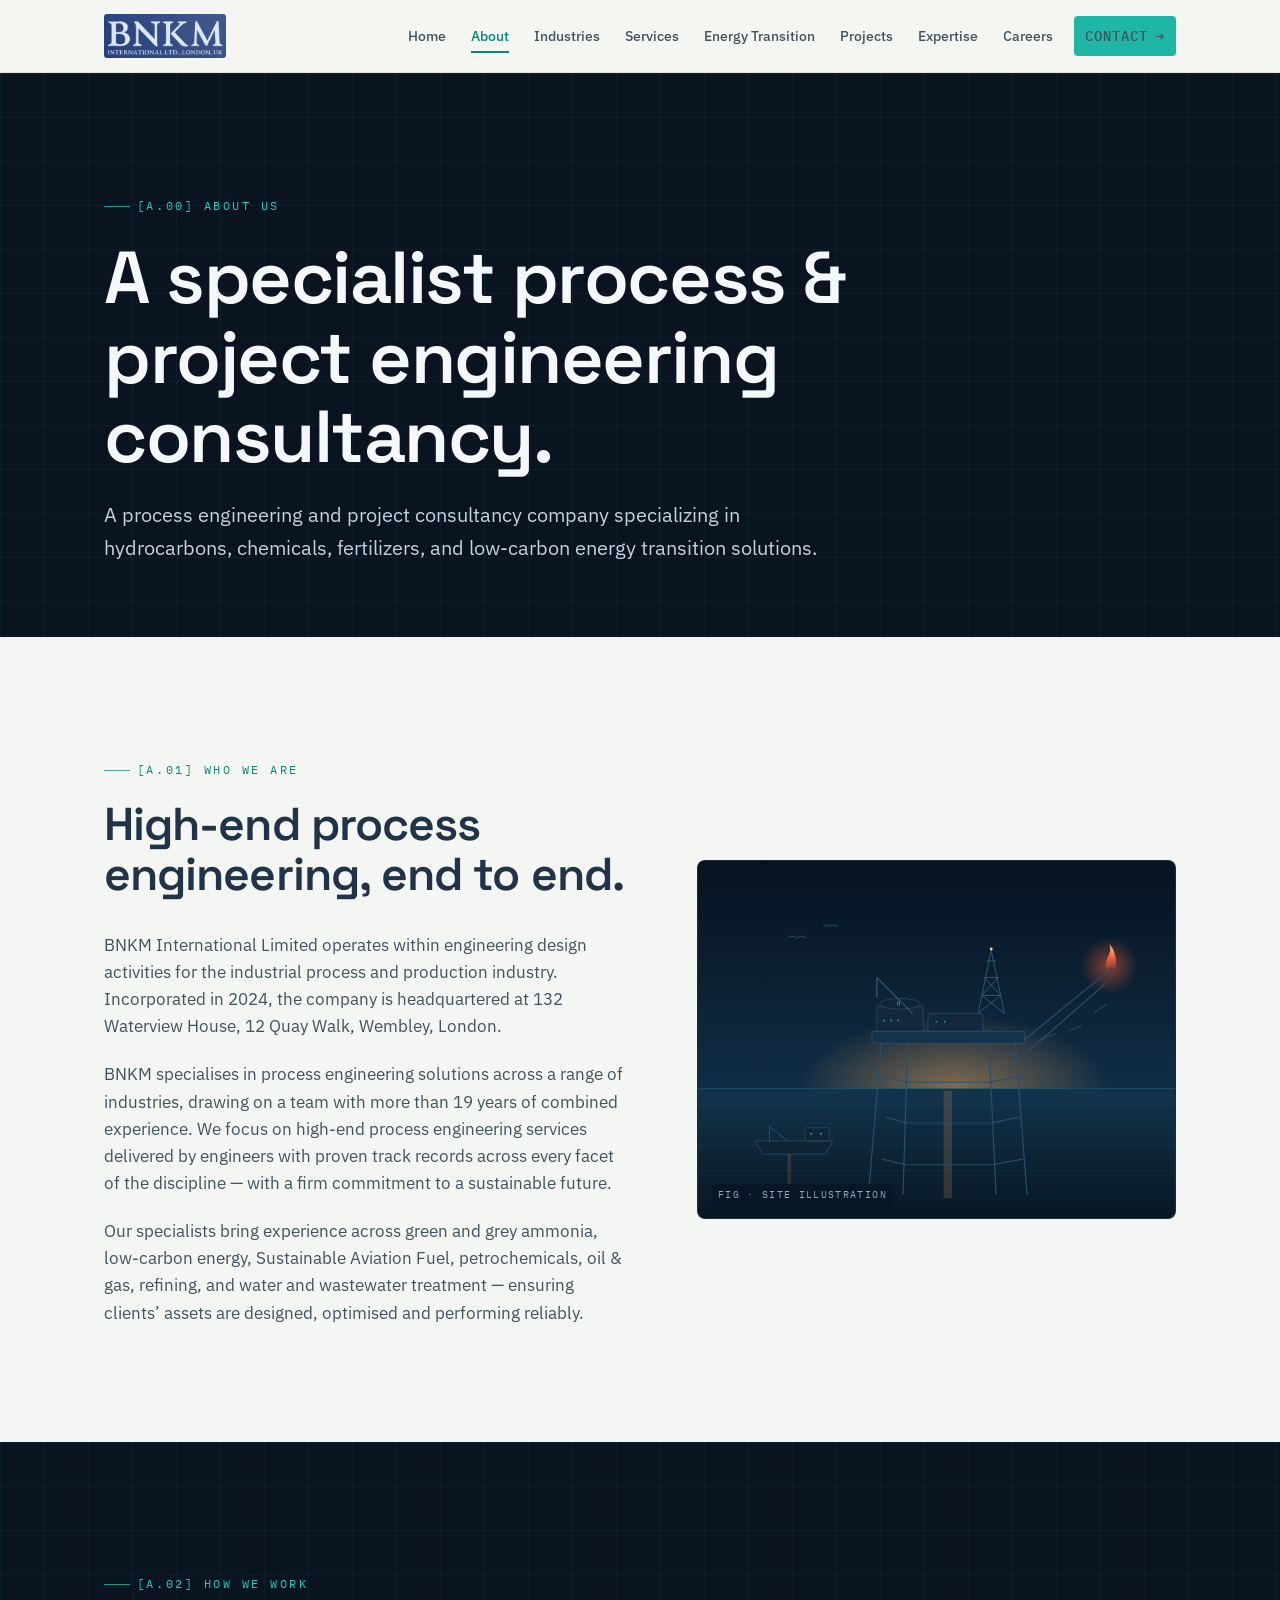
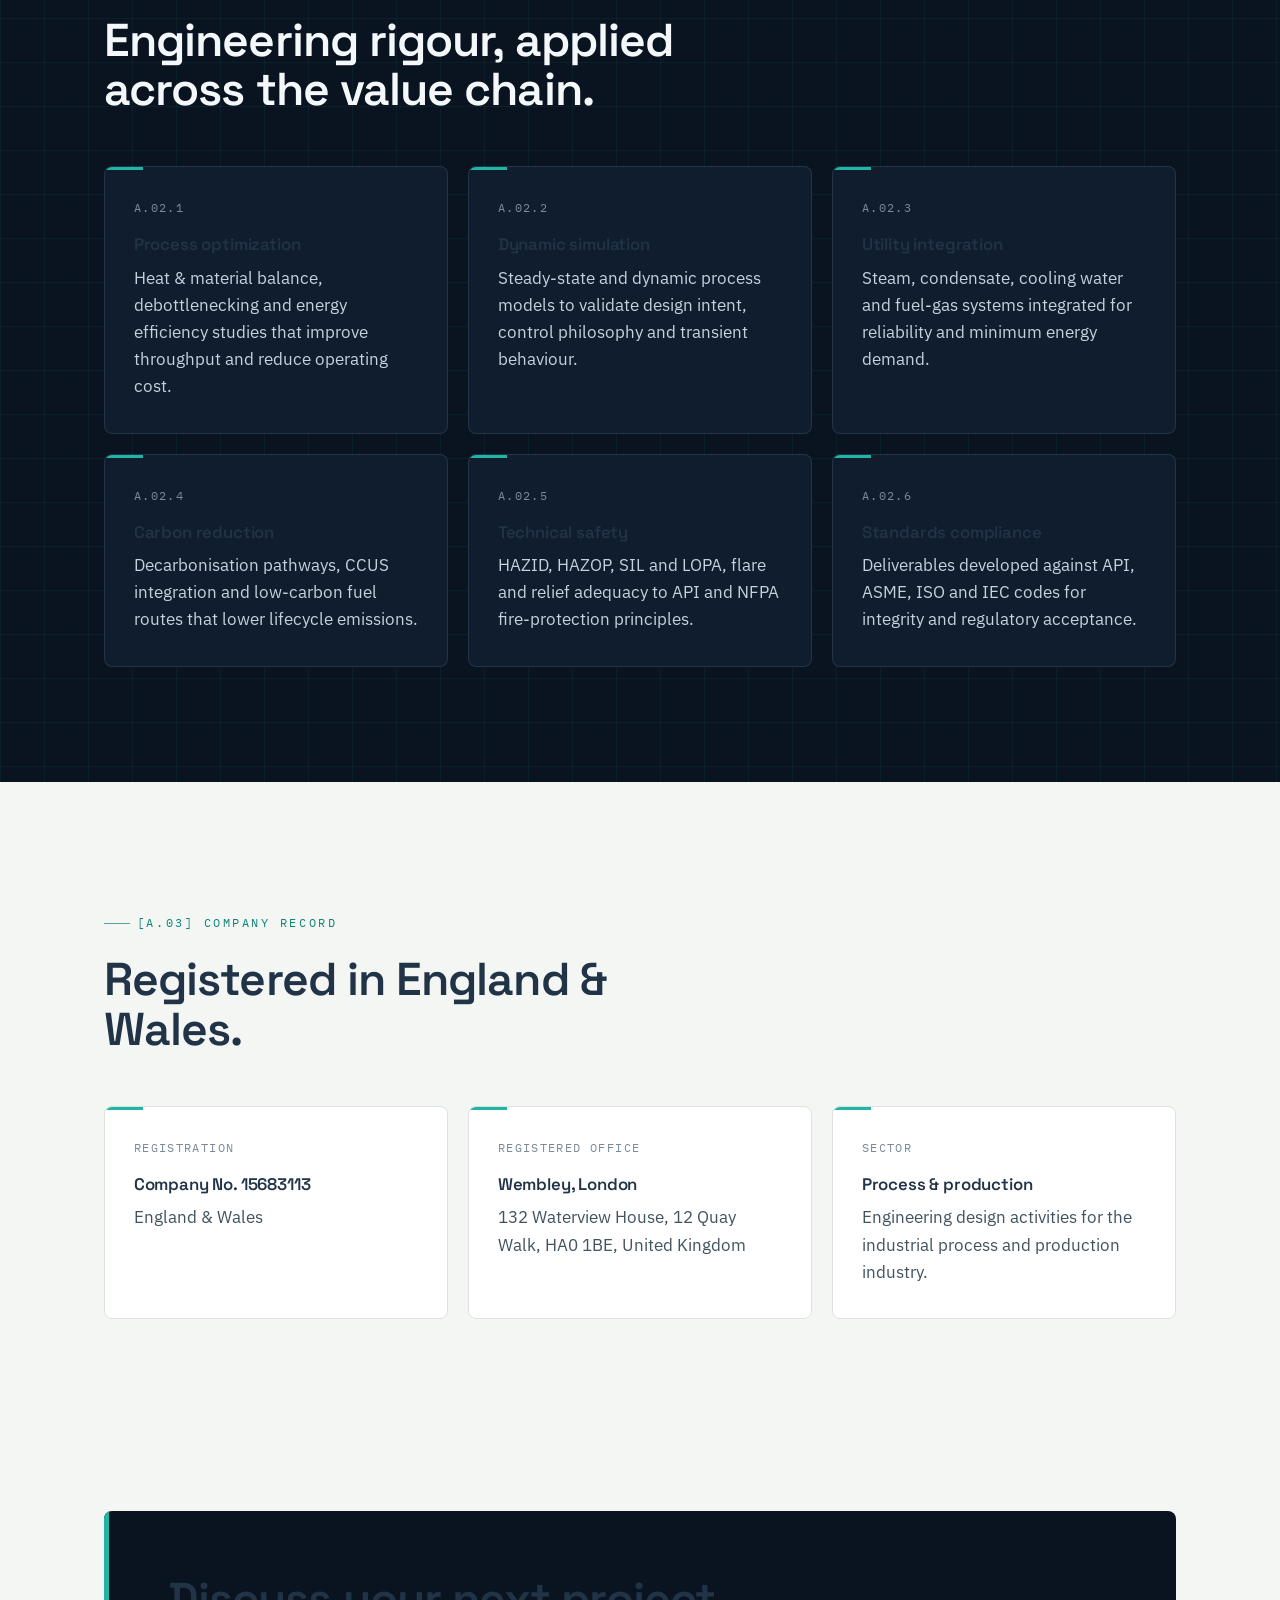
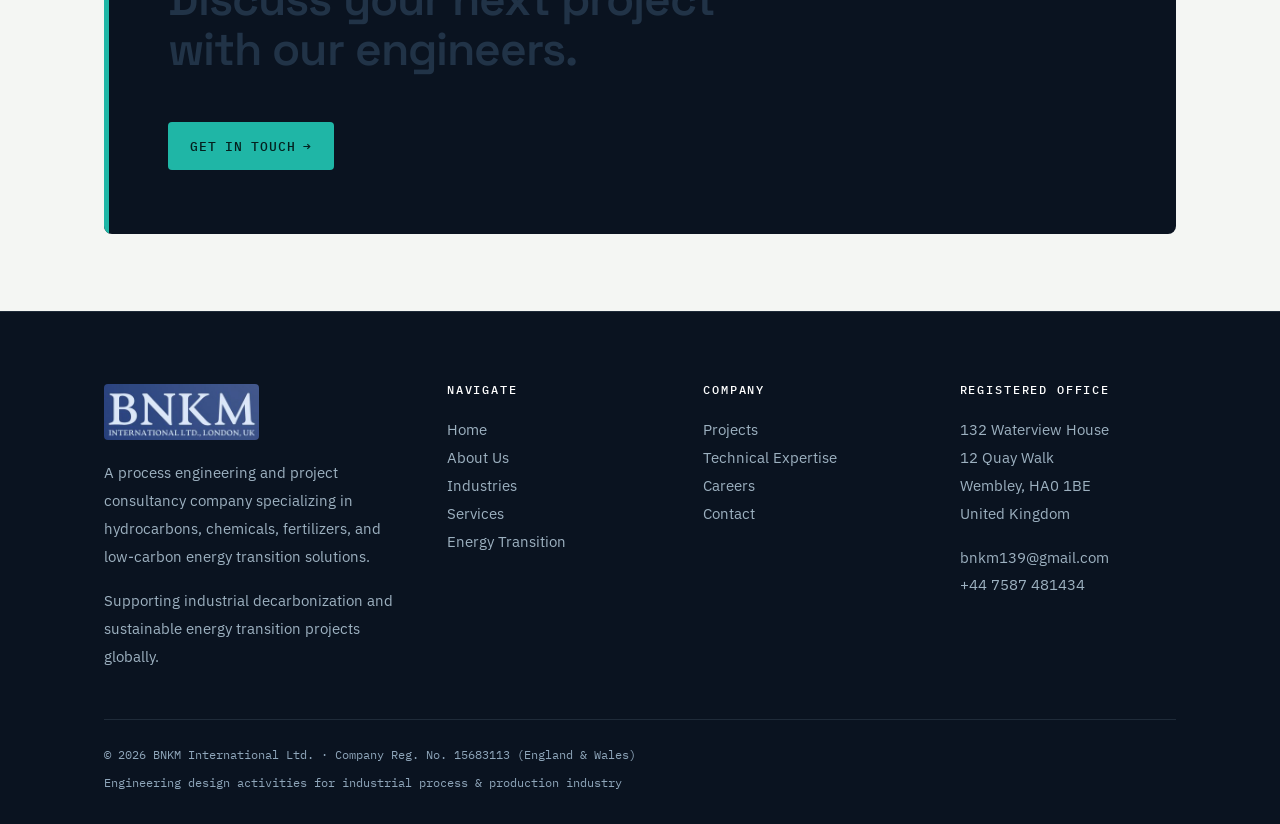
<file: about.html>
<!DOCTYPE html>
<html lang="en">
<head>
<meta charset="UTF-8">
<meta name="viewport" content="width=device-width, initial-scale=1.0">
<title>About Us — BNKM International | Process Engineering Consultancy</title>
<meta name="description" content="About BNKM International: a process engineering and project consultancy specializing in hydrocarbons, chemicals, fertilizers and low-carbon energy transition solutions, with 19+ years of combined team experience.">
<meta name="keywords" content="Process Engineering Consultancy, FEED Engineering, Green Ammonia Engineering, CCUS Consultancy, Refinery Engineering Services, SAF Engineering, Detailed Engineering Solutions, process optimization, dynamic simulation, carbon reduction, energy efficiency, utility integration, industrial decarbonization, ASME, API, ISO, IEC, NFPA">
<meta name="author" content="BNKM International Ltd.">
<link rel="canonical" href="https://bnkminternational.co.uk/about.html">
<meta property="og:type" content="website">
<meta property="og:site_name" content="BNKM International Ltd.">
<meta property="og:title" content="About Us — BNKM International | Process Engineering Consultancy">
<meta property="og:description" content="About BNKM International: a process engineering and project consultancy specializing in hydrocarbons, chemicals, fertilizers and low-carbon energy transition solutions, with 19+ years of combined team experience.">
<meta property="og:url" content="https://bnkminternational.co.uk/about.html">
<meta property="og:image" content="https://bnkminternational.co.uk/assets/bnkm-logo.png">
<meta name="twitter:card" content="summary_large_image">
<meta name="twitter:image" content="https://bnkminternational.co.uk/assets/bnkm-logo.png">
<meta name="theme-color" content="#0A1320">
<link rel="icon" href="[data-uri]" type="image/svg+xml">
<link rel="preconnect" href="https://fonts.googleapis.com">
<link rel="preconnect" href="https://fonts.gstatic.com" crossorigin>
<link href="https://fonts.googleapis.com/css2?family=Space+Grotesk:wght@400;500;600;700&family=IBM+Plex+Sans:wght@400;500;600&family=IBM+Plex+Mono:wght@400;500&display=swap" rel="stylesheet">
<style>/* =========================================================================
   BNKM International Ltd. — Process Engineering Consultancy
   Design system: "Engineering datasheet" — blueprint grid, mono spec tags,
   deep slate-navy authority + blueprint-cyan accent.
   ========================================================================= */

:root{
  /* Palette */
  --ink:        #0A1320;   /* deep slate-navy — authority sections      */
  --ink-2:      #0F1D2E;   /* raised panel on ink                       */
  --ink-3:      #16293D;   /* hairline-lit panel                        */
  --paper:      #F4F6F3;   /* warm off-white — primary background       */
  --paper-2:    #FFFFFF;   /* card surface                              */
  --slate:      #213347;   /* heavy text on paper                       */
  --body:       #41535F;   /* body text on paper                        */
  --muted:      #7A8A98;   /* captions / secondary                      */
  --muted-ink:  #8FA6BA;   /* muted on ink                              */
  --accent:     #1FB6A6;   /* blueprint cyan/teal — the single accent   */
  --accent-2:   #14D0BE;   /* brighter accent for ink backgrounds       */
  --accent-deep:#0C8478;
  --amber:      #DDA251;   /* energy-transition warm note (sparing)     */
  --line:       #DDE2DE;   /* hairline on paper                         */
  --line-ink:   rgba(143,166,186,.16); /* hairline on ink              */
  --grid-ink:   rgba(31,182,166,.07);  /* blueprint grid on ink        */
  --grid-paper: rgba(33,51,71,.045);   /* blueprint grid on paper      */

  /* Type */
  --display: "Space Grotesk", system-ui, sans-serif;
  --sans:    "IBM Plex Sans", system-ui, sans-serif;
  --mono:    "IBM Plex Mono", ui-monospace, monospace;

  /* Scale */
  --maxw: 1200px;
  --gutter: clamp(20px, 5vw, 64px);
  --r: 4px;          /* sharp, instrument-like radius */
  --r-lg: 8px;
  --ease: cubic-bezier(.22,.61,.36,1);
}

/* ---------- Reset ---------- */
*{box-sizing:border-box;margin:0;padding:0}
html{scroll-behavior:smooth;-webkit-text-size-adjust:100%}
body{
  font-family:var(--sans);
  background:var(--paper);
  color:var(--body);
  line-height:1.6;
  font-size:17px;
  -webkit-font-smoothing:antialiased;
  text-rendering:optimizeLegibility;
  overflow-x:hidden;
}
img{max-width:100%;display:block}
a{color:inherit;text-decoration:none}
ul{list-style:none}
button{font:inherit;cursor:pointer;border:none;background:none}

/* ---------- Layout primitives ---------- */
.wrap{max-width:var(--maxw);margin-inline:auto;padding-inline:var(--gutter)}
.section{padding-block:clamp(64px,9vw,128px)}
.section--tight{padding-block:clamp(48px,6vw,80px)}
.ink{background:var(--ink);color:#E7EEF4;position:relative}
.ink h1,.ink h2,.ink h3,.ink h4{color:#F4F8FB}
.blueprint{
  background-image:
    linear-gradient(var(--grid-ink) 1px,transparent 1px),
    linear-gradient(90deg,var(--grid-ink) 1px,transparent 1px);
  background-size:44px 44px;
}
.blueprint-paper{
  background-image:
    linear-gradient(var(--grid-paper) 1px,transparent 1px),
    linear-gradient(90deg,var(--grid-paper) 1px,transparent 1px);
  background-size:44px 44px;
}

/* ---------- Typography ---------- */
h1,h2,h3,h4{font-family:var(--display);color:var(--slate);line-height:1.08;font-weight:600;letter-spacing:-.02em}
h1{font-size:clamp(2.5rem,6vw,4.6rem);font-weight:600}
h2{font-size:clamp(1.9rem,3.6vw,3rem)}
h3{font-size:clamp(1.25rem,2vw,1.6rem)}
h4{font-size:1.05rem;letter-spacing:-.01em}
p{max-width:64ch}
strong{color:var(--slate);font-weight:600}
.ink strong{color:#fff}

/* Eyebrow — monospace "coordinate / spec code" */
.eyebrow{
  font-family:var(--mono);
  font-size:.72rem;
  letter-spacing:.22em;
  text-transform:uppercase;
  color:var(--accent-deep);
  display:inline-flex;
  align-items:center;
  gap:.6em;
  margin-bottom:1.4rem;
}
.ink .eyebrow{color:var(--accent-2)}
.eyebrow::before{
  content:"";
  width:26px;height:1px;
  background:currentColor;
  opacity:.7;
}

.lede{font-size:clamp(1.05rem,1.6vw,1.32rem);color:var(--body);max-width:60ch}
.ink .lede{color:#C3D2DE}

/* ---------- Buttons ---------- */
.btn{
  display:inline-flex;align-items:center;gap:.6em;
  font-family:var(--mono);font-size:.82rem;letter-spacing:.06em;
  text-transform:uppercase;font-weight:500;
  padding:.95em 1.6em;border-radius:var(--r);
  transition:.25s var(--ease);
  border:1px solid transparent;
}
.btn .arr{transition:transform .25s var(--ease)}
.btn:hover .arr{transform:translateX(4px)}
.btn--primary{background:var(--accent);color:#04201E}
.btn--primary:hover{background:var(--accent-2)}
.btn--ghost{border-color:var(--line-ink);color:#E7EEF4}
.btn--ghost:hover{border-color:var(--accent-2);color:var(--accent-2)}
.btn--dark{background:var(--slate);color:#fff}
.btn--dark:hover{background:var(--ink)}

/* ---------- Header / Nav ---------- */
.site-head{
  position:sticky;top:0;z-index:50;
  background:rgba(244,246,243,.86);
  backdrop-filter:saturate(180%) blur(14px);
  border-bottom:1px solid var(--line);
}
.site-head.on-ink{background:rgba(10,19,32,.78);border-bottom-color:var(--line-ink)}
.nav{display:flex;align-items:center;justify-content:space-between;gap:2rem;height:72px}
.brand{display:flex;align-items:center;line-height:1.05}
.brand-logo{height:44px;width:auto;display:block;border-radius:3px}
@media(max-width:1080px){.brand-logo{height:40px}}
.brand b{font-family:var(--display);font-weight:600;font-size:1.12rem;letter-spacing:-.02em;color:var(--slate);white-space:nowrap}
.on-ink .brand b{color:#fff}
.brand span{font-family:var(--mono);font-size:.62rem;letter-spacing:.18em;text-transform:uppercase;color:var(--muted)}
.on-ink .brand span{color:var(--muted-ink)}
.nav-links{display:flex;align-items:center;gap:.3rem}
.nav-links a{
  font-size:.9rem;font-weight:500;color:var(--body);white-space:nowrap;
  padding:.5em .7em;border-radius:var(--r);transition:.2s;position:relative;
}
.on-ink .nav-links a{color:#C3D2DE}
.nav-links a:hover{color:var(--slate)}
.on-ink .nav-links a:hover{color:#fff}
.nav-links a.active{color:var(--accent-deep)}
.on-ink .nav-links a.active{color:var(--accent-2)}
.nav-links a.active::after{
  content:"";position:absolute;left:.7em;right:.7em;bottom:.1em;height:2px;background:currentColor;
}
.nav-cta{margin-left:.4rem}
.nav-toggle{display:none;flex-direction:column;gap:5px;padding:8px}
.nav-toggle span{width:24px;height:2px;background:var(--slate);transition:.3s}
.on-ink .nav-toggle span{background:#fff}

@media(max-width:1080px){
  .nav-links{
    position:fixed;inset:72px 0 auto 0;flex-direction:column;align-items:stretch;
    gap:0;background:var(--ink);padding:.5rem var(--gutter) 1.5rem;
    transform:translateY(-130%);transition:transform .35s var(--ease);
    border-bottom:1px solid var(--line-ink);
  }
  .nav-links.open{transform:translateY(0)}
  .nav-links a{color:#C3D2DE;padding:.95em 0;border-bottom:1px solid var(--line-ink);border-radius:0}
  .nav-links a.active::after{display:none}
  .nav-cta{margin:1rem 0 0}
  .nav-cta .btn{width:100%;justify-content:center}
  .nav-toggle{display:flex}
  .nav-toggle.open span:nth-child(1){transform:translateY(7px) rotate(45deg)}
  .nav-toggle.open span:nth-child(2){opacity:0}
  .nav-toggle.open span:nth-child(3){transform:translateY(-7px) rotate(-45deg)}
}

/* ---------- Hero ---------- */
.hero{position:relative;overflow:hidden;padding-block:clamp(80px,12vw,150px)}
.hero::after{ /* schematic corner motif */
  content:"";position:absolute;right:-160px;top:-160px;width:520px;height:520px;
  border:1px solid var(--line-ink);border-radius:50%;
  box-shadow:0 0 0 60px rgba(31,182,166,.03);
  pointer-events:none;
}
.hero .wrap{position:relative;z-index:2}
.hero h1{max-width:18ch}
.hero .lede{margin-top:1.5rem}
.hero-actions{display:flex;flex-wrap:wrap;gap:1rem;margin-top:2.4rem}
.hero-meta{
  margin-top:3.5rem;display:flex;flex-wrap:wrap;gap:1.4rem 2.6rem;
  padding-top:2rem;border-top:1px solid var(--line-ink);
}
.hero-meta div{display:flex;flex-direction:column;gap:.2rem}
.hero-meta b{font-family:var(--display);font-size:1.5rem;color:#fff;font-weight:600}
.hero-meta span{font-family:var(--mono);font-size:.68rem;letter-spacing:.12em;text-transform:uppercase;color:var(--muted-ink)}

/* ---------- Section header ---------- */
.shead{max-width:62ch;margin-bottom:3.2rem}
.shead.center{margin-inline:auto;text-align:center}
.shead.center .eyebrow{justify-content:center}
.shead p{margin-top:1.1rem}

/* ---------- Spec tags (standards / keywords) ---------- */
.spec-row{display:flex;flex-wrap:wrap;gap:.65rem}
.spec{
  font-family:var(--mono);font-size:.74rem;letter-spacing:.05em;
  padding:.5em .85em;border:1px solid var(--line);border-radius:var(--r);
  color:var(--slate);background:var(--paper-2);
  display:inline-flex;align-items:center;gap:.5em;
}
.spec::before{content:"";width:6px;height:6px;background:var(--accent);border-radius:1px}
.ink .spec{background:var(--ink-2);border-color:var(--line-ink);color:#D6E2EC}
.ink .spec::before{background:var(--accent-2)}

/* ---------- Card grid ---------- */
.grid{display:grid;gap:1.25rem}
.grid-2{grid-template-columns:repeat(2,1fr)}
.grid-3{grid-template-columns:repeat(3,1fr)}
.grid-4{grid-template-columns:repeat(4,1fr)}
@media(max-width:900px){.grid-3,.grid-4{grid-template-columns:repeat(2,1fr)}}
@media(max-width:620px){.grid-2,.grid-3,.grid-4{grid-template-columns:1fr}}

.card{
  background:var(--paper-2);border:1px solid var(--line);border-radius:var(--r-lg);
  padding:2rem 1.8rem;transition:.3s var(--ease);position:relative;overflow:hidden;
}
.card::before{ /* top index rule */
  content:"";position:absolute;left:0;top:0;height:3px;width:38px;background:var(--accent);
  transition:width .3s var(--ease);
}
.card:hover{transform:translateY(-4px);border-color:#C9D3CC;box-shadow:0 18px 40px -24px rgba(10,19,32,.25)}
.card:hover::before{width:100%}
.card .idx{font-family:var(--mono);font-size:.72rem;letter-spacing:.12em;color:var(--muted);margin-bottom:1.1rem;display:block}
.card h3{margin-bottom:.9rem}
.card h4{margin-bottom:.7rem;color:var(--slate)}
.card ul.tick li{
  position:relative;padding-left:1.3em;margin-block:.45em;font-size:.96rem;color:var(--body);
}
.card ul.tick li::before{
  content:"";position:absolute;left:0;top:.62em;width:7px;height:7px;
  border:1.5px solid var(--accent);border-radius:1px;
}
.ink .card{background:var(--ink-2);border-color:var(--line-ink)}
.ink .card:hover{border-color:rgba(31,182,166,.4)}
.ink .card ul.tick li{color:#C3D2DE}

/* ---------- Lifecycle (true sequence — numbered) ---------- */
.flow{display:grid;grid-template-columns:repeat(4,1fr);gap:0;position:relative}
@media(max-width:820px){.flow{grid-template-columns:1fr;gap:1px;background:var(--line-ink)}}
.flow-step{padding:2rem 1.6rem;border:1px solid var(--line-ink);margin-left:-1px;background:var(--ink-2);position:relative}
.flow-step:first-child{margin-left:0}
.flow-num{font-family:var(--mono);font-size:.74rem;letter-spacing:.14em;color:var(--accent-2);margin-bottom:1rem;display:flex;align-items:center;gap:.6em}
.flow-num::after{content:"";flex:1;height:1px;background:var(--line-ink)}
.flow-step h4{margin-bottom:1rem;font-size:1.15rem}
.flow-step ul.tick li{position:relative;padding-left:1.2em;font-size:.9rem;margin-block:.4em;color:#B7C7D3}
.flow-step ul.tick li::before{content:"";position:absolute;left:0;top:.6em;width:6px;height:6px;border:1.5px solid var(--accent-2);border-radius:1px}

/* ---------- Stats strip ---------- */
.stats{display:grid;grid-template-columns:repeat(4,1fr);gap:1px;background:var(--line);border:1px solid var(--line);border-radius:var(--r-lg);overflow:hidden}
@media(max-width:620px){.stats{grid-template-columns:repeat(2,1fr)}}
.stat{background:var(--paper-2);padding:2.2rem 1.6rem;text-align:left}
.stat b{font-family:var(--display);font-size:clamp(2rem,4vw,2.9rem);color:var(--slate);font-weight:600;display:block;letter-spacing:-.03em}
.stat span{font-family:var(--mono);font-size:.7rem;letter-spacing:.12em;text-transform:uppercase;color:var(--muted);margin-top:.4rem;display:block}
.ink .stats{background:var(--line-ink);border-color:var(--line-ink)}
.ink .stat{background:var(--ink-2)}
.ink .stat b{color:#fff}

/* ---------- Split feature ---------- */
.split{display:grid;grid-template-columns:1.05fr .95fr;gap:clamp(2rem,5vw,4.5rem);align-items:center}
@media(max-width:880px){.split{grid-template-columns:1fr}}
.split-figure{
  aspect-ratio:4/3;border-radius:var(--r-lg);border:1px solid var(--line-ink);
  background:var(--ink-2);position:relative;overflow:hidden;
}
/* Scene illustration used inside a split figure */
.split-figure.photo{background:var(--ink);padding:0}
.split-figure.photo svg{position:absolute;inset:0;width:100%;height:100%}
.photo-tag{
  position:absolute;left:14px;bottom:12px;z-index:2;
  font-family:var(--mono);font-size:.6rem;letter-spacing:.14em;text-transform:uppercase;
  color:var(--muted-ink);background:rgba(10,19,32,.55);padding:.35em .6em;border-radius:2px;
  backdrop-filter:blur(4px);
}

/* Full-bleed image band */
.imgband{
  position:relative;width:100%;height:clamp(300px,40vw,500px);
  overflow:hidden;background:var(--ink);
}
.imgband svg{position:absolute;inset:0;width:100%;height:100%}
.imgband .cap{
  position:absolute;left:0;right:0;bottom:0;z-index:2;
  padding:clamp(1.6rem,4vw,3rem);
  background:linear-gradient(to top,rgba(6,15,26,.92),rgba(6,15,26,.45) 55%,transparent);
}
.imgband .cap .eyebrow{color:var(--accent-2);margin-bottom:.8rem}
.imgband .cap h3{color:#fff;max-width:30ch;font-size:clamp(1.3rem,2.4vw,2rem)}

/* Schematic illustration block (CSS-only "P&ID" motif) */
.schematic{position:absolute;inset:0;background-image:
  linear-gradient(var(--grid-ink) 1px,transparent 1px),
  linear-gradient(90deg,var(--grid-ink) 1px,transparent 1px);background-size:32px 32px}
.schematic svg{position:absolute;inset:0;width:100%;height:100%}

/* ---------- Numbered reasons (list) ---------- */
.reasons{display:grid;grid-template-columns:repeat(2,1fr);gap:1px;background:var(--line);border:1px solid var(--line);border-radius:var(--r-lg);overflow:hidden}
@media(max-width:760px){.reasons{grid-template-columns:1fr}}
.reason{background:var(--paper-2);padding:1.8rem;display:flex;gap:1.2rem;align-items:flex-start}
.reason b{font-family:var(--mono);font-size:.8rem;color:var(--accent-deep);padding-top:.2rem}
.reason p{font-family:var(--display);font-size:1.1rem;color:var(--slate);line-height:1.3;max-width:38ch}

/* ---------- Standards strip ---------- */
.standards{display:grid;grid-template-columns:repeat(5,1fr);gap:1px;background:var(--line-ink);border:1px solid var(--line-ink);border-radius:var(--r-lg);overflow:hidden}
@media(max-width:760px){.standards{grid-template-columns:repeat(2,1fr)}}
.std{background:var(--ink-2);padding:1.8rem 1.4rem}
.std b{font-family:var(--display);font-size:1.4rem;color:#fff;display:block;letter-spacing:.02em}
.std span{font-family:var(--mono);font-size:.66rem;letter-spacing:.06em;color:var(--muted-ink);margin-top:.5rem;display:block;line-height:1.4}

/* ---------- CTA band ---------- */
.cta-band{background:var(--ink);color:#fff;border-radius:var(--r-lg);padding:clamp(2.5rem,5vw,4rem);position:relative;overflow:hidden}
.cta-band h2{max-width:20ch}
.cta-band .accent-bar{position:absolute;left:0;top:0;bottom:0;width:5px;background:var(--accent)}

/* ---------- Industries / sector cards ---------- */
.sector{background:var(--paper-2);border:1px solid var(--line);border-radius:var(--r-lg);padding:2.2rem;transition:.3s var(--ease)}
.sector:hover{border-color:#C9D3CC;box-shadow:0 18px 40px -26px rgba(10,19,32,.22)}
.sector .tag{font-family:var(--mono);font-size:.7rem;letter-spacing:.12em;text-transform:uppercase;color:var(--accent-deep);margin-bottom:1rem;display:block}
.sector p{margin-bottom:1.2rem;font-size:.98rem}

/* ---------- Project list ---------- */
.proj{
  background:var(--paper-2);border:1px solid var(--line);border-radius:var(--r-lg);
  padding:1.9rem 1.8rem;transition:.3s var(--ease);position:relative;
}
.proj:hover{transform:translateY(-3px);box-shadow:0 18px 40px -26px rgba(10,19,32,.22)}
.proj-phase{font-family:var(--mono);font-size:.68rem;letter-spacing:.1em;text-transform:uppercase;color:#fff;background:var(--accent-deep);padding:.35em .7em;border-radius:2px;display:inline-block;margin-bottom:1.1rem}
.proj h3{font-size:1.3rem;margin-bottom:.4rem}
.proj .loc{font-family:var(--mono);font-size:.78rem;color:var(--muted);margin-bottom:1rem;display:block}

/* ---------- Energy transition pillars ---------- */
.pillar{background:var(--ink-2);border:1px solid var(--line-ink);border-radius:var(--r-lg);padding:2rem;transition:.3s var(--ease)}
.pillar:hover{border-color:rgba(221,162,81,.45)}
.pillar .ico{width:40px;height:40px;border:1px solid var(--amber);border-radius:var(--r);display:grid;place-items:center;color:var(--amber);font-family:var(--mono);font-size:.8rem;margin-bottom:1.3rem}
.pillar h4{color:#fff;margin-bottom:.8rem}
.pillar p{font-size:.95rem;color:#B7C7D3}

/* ---------- Careers ---------- */
.role{background:var(--paper-2);border:1px solid var(--line);border-radius:var(--r-lg);padding:2rem 1.9rem;transition:.3s var(--ease)}
.role:hover{border-color:#C9D3CC;box-shadow:0 18px 40px -26px rgba(10,19,32,.22)}
.role .meta{display:flex;flex-wrap:wrap;gap:.6rem;margin-bottom:1.2rem}
.role .pill{font-family:var(--mono);font-size:.68rem;letter-spacing:.08em;text-transform:uppercase;color:var(--body);border:1px solid var(--line);border-radius:99px;padding:.35em .8em}
.role h3{margin-bottom:.8rem}

/* ---------- Contact ---------- */
.contact-grid{display:grid;grid-template-columns:.9fr 1.1fr;gap:clamp(2rem,5vw,4rem)}
@media(max-width:880px){.contact-grid{grid-template-columns:1fr}}
.cinfo{display:flex;flex-direction:column;gap:1.8rem}
.cinfo .row span{font-family:var(--mono);font-size:.7rem;letter-spacing:.12em;text-transform:uppercase;color:var(--accent-deep);display:block;margin-bottom:.35rem}
.cinfo .row a,.cinfo .row p{color:var(--slate);font-size:1.05rem}
.form{background:var(--paper-2);border:1px solid var(--line);border-radius:var(--r-lg);padding:clamp(1.8rem,4vw,2.6rem)}
.field{margin-bottom:1.4rem}
.field label{font-family:var(--mono);font-size:.72rem;letter-spacing:.1em;text-transform:uppercase;color:var(--body);display:block;margin-bottom:.55rem}
.field input,.field textarea{
  width:100%;font-family:var(--sans);font-size:1rem;color:var(--slate);
  background:var(--paper);border:1px solid var(--line);border-radius:var(--r);
  padding:.85em 1em;transition:.2s;
}
.field input:focus,.field textarea:focus{outline:none;border-color:var(--accent);box-shadow:0 0 0 3px rgba(31,182,166,.15)}
.field textarea{resize:vertical;min-height:130px}

/* ---------- Footer ---------- */
.site-foot{background:var(--ink);color:#B7C7D3;padding-block:clamp(3rem,6vw,4.5rem) 2rem;border-top:1px solid var(--line-ink)}
.foot-grid{display:grid;grid-template-columns:1.4fr 1fr 1fr 1fr;gap:2.5rem}
@media(max-width:820px){.foot-grid{grid-template-columns:1fr 1fr}}
@media(max-width:480px){.foot-grid{grid-template-columns:1fr}}
.foot-grid h4{color:#fff;font-family:var(--mono);font-size:.72rem;letter-spacing:.16em;text-transform:uppercase;margin-bottom:1.2rem;font-weight:500}
.foot-grid p,.foot-grid a{font-size:.92rem;color:#9DB1C0;line-height:1.9}
.foot-grid a:hover{color:var(--accent-2)}
.foot-brand b{font-family:var(--display);font-size:1.3rem;color:#fff;display:block;margin-bottom:.8rem}
.foot-logo{height:56px;width:auto;display:block;margin-bottom:1.2rem;border-radius:4px}
.foot-bottom{margin-top:3rem;padding-top:1.6rem;border-top:1px solid var(--line-ink);font-family:var(--mono);font-size:.72rem;color:var(--muted-ink);display:flex;flex-wrap:wrap;gap:.6rem 1.5rem;justify-content:space-between}

/* ---------- Page hero (interior pages) ---------- */
.phero{padding-block:clamp(70px,9vw,120px) clamp(50px,6vw,72px);position:relative;overflow:hidden}
.phero h1{max-width:20ch}
.phero .lede{margin-top:1.4rem}

/* ---------- Prose ---------- */
.prose p{margin-bottom:1.3rem}
.prose p:last-child{margin-bottom:0}

/* ---------- Reveal animation ---------- */
.reveal{opacity:0;transform:translateY(22px);transition:opacity .7s var(--ease),transform .7s var(--ease)}
.reveal.in{opacity:1;transform:none}
@media(prefers-reduced-motion:reduce){
  .reveal{opacity:1;transform:none;transition:none}
  html{scroll-behavior:auto}
  *{animation:none!important}
}

/* ---------- Utility ---------- */
.mt-1{margin-top:1rem}.mt-2{margin-top:2rem}.mt-3{margin-top:3rem}
.center{text-align:center}
.divider{height:1px;background:var(--line-ink);border:none;margin-block:3rem}
</style>
<noscript><style>.reveal{opacity:1!important;transform:none!important}</style></noscript>
<script type="application/ld+json">
{
  "@context":"https://schema.org",
  "@type":"ProfessionalService",
  "name":"BNKM International Ltd.",
  "description":"A process engineering and project consultancy company specializing in hydrocarbons, chemicals, fertilizers, and low-carbon energy transition solutions.",
  "url":"https://bnkminternational.co.uk",
  "email":"bnkm139@gmail.com",
  "telephone":"+44-7587481434",
  "foundingDate":"2024",
  "address":{"@type":"PostalAddress","streetAddress":"132 Waterview House, 12 Quay Walk","addressLocality":"Wembley","postalCode":"HA0 1BE","addressCountry":"GB"},
  "areaServed":"Worldwide",
  "knowsAbout":["Process Engineering Consultancy","FEED Engineering","Detailed Engineering Solutions","Green Ammonia Engineering","CCUS Consultancy","Refinery Engineering Services","SAF Engineering","Carbon Capture Utilisation and Storage","Dynamic Simulation","Energy Efficiency","Process Optimization","Industrial Decarbonization"]
}
</script>
</head>
<body>
<header class="site-head" id="siteHead">
  <div class="wrap">
    <nav class="nav" aria-label="Primary">
      <a href="index.html" class="brand" aria-label="BNKM International Ltd. — home">
        <img class="brand-logo" src="[data-uri]" width="415" height="150" alt="BNKM International Ltd., London, UK">
      </a>
      <div class="nav-links" id="navLinks">
        <a href="index.html">Home</a>
        <a href="about.html" class="active" aria-current="page">About</a>
        <a href="industries.html">Industries</a>
        <a href="services.html">Services</a>
        <a href="energy-transition.html">Energy Transition</a>
        <a href="projects.html">Projects</a>
        <a href="expertise.html">Expertise</a>
        <a href="careers.html">Careers</a>
        <div class="nav-cta"><a class="btn btn--primary" href="contact.html">Contact <span class="arr">&rarr;</span></a></div>
      </div>
      <button class="nav-toggle" id="navToggle" aria-label="Menu" aria-expanded="false" aria-controls="navLinks">
        <span></span><span></span><span></span>
      </button>
    </nav>
  </div>
</header>
<main>
<section class="phero ink blueprint">
  <div class="wrap">
    <p class="eyebrow reveal">[A.00] About us</p>
    <h1 class="reveal">A specialist process &amp; project engineering consultancy.</h1>
    <p class="lede reveal">A process engineering and project consultancy company specializing in hydrocarbons, chemicals, fertilizers, and low-carbon energy transition solutions.</p>
  </div>
</section>

<section class="section">
  <div class="wrap split">
    <div class="reveal prose">
      <p class="eyebrow">[A.01] Who we are</p>
      <h2>High-end process engineering, end to end.</h2>
      <p class="mt-2">BNKM International Limited operates within engineering design activities for the industrial process and production industry. Incorporated in 2024, the company is headquartered at 132 Waterview House, 12 Quay Walk, Wembley, London.</p>
      <p>BNKM specialises in process engineering solutions across a range of industries, drawing on a team with more than 19 years of combined experience. We focus on high-end process engineering services delivered by engineers with proven track records across every facet of the discipline &mdash; with a firm commitment to a sustainable future.</p>
      <p>Our specialists bring experience across green and grey ammonia, low-carbon energy, Sustainable Aviation Fuel, petrochemicals, oil &amp; gas, refining, and water and wastewater treatment &mdash; ensuring clients&rsquo; assets are designed, optimised and performing reliably.</p>
    </div>
    <div class="split-figure photo" role="img" aria-label="Offshore oil and gas platform with derrick, modules and a flare boom"><svg viewBox="0 0 800 600" xmlns="http://www.w3.org/2000/svg" preserveAspectRatio="xMidYMid slice" role="img" aria-label="Offshore oil and gas platform at sea with derrick, deck modules, a lit flare boom and a supply vessel">
 <defs>
  <linearGradient id="ofSky" x1="0" y1="0" x2="0" y2="1">
   <stop offset="0" stop-color="#06121F"/><stop offset=".7" stop-color="#11304A"/><stop offset="1" stop-color="#1C4360"/>
  </linearGradient>
  <linearGradient id="ofSea" x1="0" y1="0" x2="0" y2="1">
   <stop offset="0" stop-color="#13344C"/><stop offset="1" stop-color="#071623"/>
  </linearGradient>
  <radialGradient id="ofSun" cx=".5" cy=".5" r=".5">
   <stop offset="0" stop-color="#F0A85A" stop-opacity=".5"/><stop offset="1" stop-color="#F0A85A" stop-opacity="0"/>
  </radialGradient>
  <linearGradient id="ofFlame" x1="0" y1="1" x2="0" y2="0">
   <stop offset="0" stop-color="#F0623A" stop-opacity="0"/><stop offset=".5" stop-color="#F0623A"/><stop offset="1" stop-color="#FFCE7A"/>
  </linearGradient>
  <radialGradient id="ofFlareGlow" cx=".5" cy=".5" r=".5">
   <stop offset="0" stop-color="#F0623A" stop-opacity=".5"/><stop offset="1" stop-color="#F0623A" stop-opacity="0"/>
  </radialGradient>
 </defs>
 <rect width="800" height="600" fill="url(#ofSky)"/>
 <ellipse cx="430" cy="380" rx="260" ry="120" fill="url(#ofSun)"/>
 <g opacity=".5" fill="#0E2638"><circle cx="120" cy="80" r="1.2"/><circle cx="650" cy="70" r="1"/><circle cx="540" cy="120" r="1.1"/></g>
 <!-- gulls -->
 <g stroke="#1FB6A6" stroke-width="1.4" fill="none" opacity=".5"><path d="M150 130 q8 -7 16 0 q8 -7 16 0"/><path d="M210 110 q6 -5 12 0 q6 -5 12 0"/></g>

 <!-- sea -->
 <rect x="0" y="382" width="800" height="218" fill="url(#ofSea)"/>
 <line x1="0" y1="382" x2="800" y2="382" stroke="#1FB6A6" stroke-width="1" opacity=".35"/>
 <g stroke="#1FB6A6" stroke-width="1" opacity=".12"><line x1="0" y1="410" x2="800" y2="410"/><line x1="0" y1="442" x2="800" y2="442"/><line x1="0" y1="478" x2="800" y2="478"/><line x1="0" y1="520" x2="800" y2="520"/><line x1="0" y1="566" x2="800" y2="566"/></g>
 <g fill="#F0A85A" opacity=".18"><rect x="412" y="386" width="14" height="180"/></g>

 <!-- platform -->
 <g stroke="#27506A" stroke-width="2" fill="none">
  <path d="M308 300 L286 560"/><path d="M352 300 L344 560"/><path d="M488 300 L500 560"/><path d="M532 300 L552 560"/>
  <path d="M300 360 L356 372 M488 372 L548 360 M315 430 L350 440 M492 440 L540 430 M308 500 L348 510 M495 510 L548 500"/>
  <path d="M356 372 L488 372 M350 440 L492 440 M348 510 L495 510" opacity=".7"/>
 </g>
 <!-- deck -->
 <rect x="292" y="286" width="256" height="20" fill="#16314A" stroke="#2E5A74" stroke-width="1"/>
 <!-- modules -->
 <g fill="#13283D" stroke="#2E5A74" stroke-width="1">
  <rect x="300" y="244" width="78" height="42" rx="2"/>
  <rect x="386" y="256" width="92" height="30" rx="2"/>
 </g>
 <!-- helideck -->
 <g><ellipse cx="339" cy="240" rx="34" ry="9" fill="#0F2436" stroke="#2E5A74" stroke-width="1"/><text x="333" y="244" font-family="monospace" font-size="11" fill="#1FB6A6">H</text></g>
 <!-- module windows -->
 <g fill="#14D0BE" opacity=".7"><circle cx="312" cy="268" r="1.6"/><circle cx="324" cy="268" r="1.6"/><circle cx="336" cy="268" r="1.6"/><circle cx="400" cy="270" r="1.6"/><circle cx="414" cy="270" r="1.6"/></g>
 <!-- derrick -->
 <g stroke="#2E5A74" stroke-width="1.6" fill="none">
  <path d="M470 256 L492 150 L514 256"/>
  <path d="M476 226 L508 226 M480 196 L504 196 M484 168 L500 168"/>
  <path d="M470 256 L508 226 M514 256 L476 226 M476 226 L504 196 M508 226 L480 196"/>
 </g>
 <circle cx="492" cy="148" r="2.4" fill="#FFCE7A"/>
 <!-- crane -->
 <g stroke="#2E5A74" stroke-width="2" fill="none"><path d="M360 256 L300 196"/><path d="M300 196 L300 230"/></g>
 <!-- flare boom + flame -->
 <circle cx="690" cy="176" r="48" fill="url(#ofFlareGlow)"/>
 <g stroke="#27506A" stroke-width="2" fill="none"><path d="M548 300 L690 184"/><path d="M556 318 L686 204"/><path d="M576 300 L600 290 M620 286 L644 276 M664 256 L686 240" opacity=".7"/></g>
 <path d="M688 184 C676 166 698 158 690 140 C704 154 702 176 700 184 C696 176 692 176 688 184 Z" fill="url(#ofFlame)"/>

 <!-- supply vessel -->
 <g fill="#0F2436" stroke="#2E5A74" stroke-width="1">
  <path d="M96 470 L226 470 L214 492 L108 492 Z"/>
  <rect x="180" y="448" width="40" height="22" rx="2"/>
 </g>
 <g stroke="#2E5A74" stroke-width="1.4" fill="none"><path d="M120 470 L120 446 L150 470"/></g>
 <g fill="#14D0BE" opacity=".8"><circle cx="190" cy="458" r="1.6"/><circle cx="206" cy="458" r="1.6"/></g>
 <g fill="#F0A85A" opacity=".15"><rect x="150" y="492" width="6" height="50"/></g>
</svg><span class="photo-tag">FIG &middot; site illustration</span></div>
  </div>
</section>

<section class="section ink blueprint">
  <div class="wrap">
    <div class="shead reveal">
      <p class="eyebrow">[A.02] How we work</p>
      <h2>Engineering rigour, applied across the value chain.</h2>
    </div>
    <div class="grid grid-3">
      <article class="card reveal"><span class="idx">A.02.1</span><h4>Process optimization</h4><p style="color:#C3D2DE">Heat &amp; material balance, debottlenecking and energy efficiency studies that improve throughput and reduce operating cost.</p></article>
      <article class="card reveal"><span class="idx">A.02.2</span><h4>Dynamic simulation</h4><p style="color:#C3D2DE">Steady-state and dynamic process models to validate design intent, control philosophy and transient behaviour.</p></article>
      <article class="card reveal"><span class="idx">A.02.3</span><h4>Utility integration</h4><p style="color:#C3D2DE">Steam, condensate, cooling water and fuel-gas systems integrated for reliability and minimum energy demand.</p></article>
      <article class="card reveal"><span class="idx">A.02.4</span><h4>Carbon reduction</h4><p style="color:#C3D2DE">Decarbonisation pathways, CCUS integration and low-carbon fuel routes that lower lifecycle emissions.</p></article>
      <article class="card reveal"><span class="idx">A.02.5</span><h4>Technical safety</h4><p style="color:#C3D2DE">HAZID, HAZOP, SIL and LOPA, flare and relief adequacy to API and NFPA fire-protection principles.</p></article>
      <article class="card reveal"><span class="idx">A.02.6</span><h4>Standards compliance</h4><p style="color:#C3D2DE">Deliverables developed against API, ASME, ISO and IEC codes for integrity and regulatory acceptance.</p></article>
    </div>
  </div>
</section>

<section class="section">
  <div class="wrap">
    <div class="shead reveal">
      <p class="eyebrow">[A.03] Company record</p>
      <h2>Registered in England &amp; Wales.</h2>
    </div>
    <div class="grid grid-3 reveal">
      <div class="card"><span class="idx">REGISTRATION</span><h4>Company No. 15683113</h4><p>England &amp; Wales</p></div>
      <div class="card"><span class="idx">REGISTERED OFFICE</span><h4>Wembley, London</h4><p>132 Waterview House, 12 Quay Walk, HA0 1BE, United Kingdom</p></div>
      <div class="card"><span class="idx">SECTOR</span><h4>Process &amp; production</h4><p>Engineering design activities for the industrial process and production industry.</p></div>
    </div>
  </div>
</section>

<section class="section--tight">
  <div class="wrap"><div class="cta-band reveal"><div class="accent-bar"></div>
    <h2>Discuss your next project with our engineers.</h2>
    <a class="btn btn--primary mt-3" href="contact.html">Get in touch <span class="arr">&rarr;</span></a>
  </div></div>
</section>
</main>
<footer class="site-foot">
  <div class="wrap">
    <div class="foot-grid">
      <div class="foot-brand">
        <img class="foot-logo" src="[data-uri]" width="415" height="150" alt="BNKM International Ltd., London, UK">
        <p>A process engineering and project consultancy company specializing in hydrocarbons, chemicals, fertilizers, and low-carbon energy transition solutions.</p>
        <p style="margin-top:1rem">Supporting industrial decarbonization and sustainable energy transition projects globally.</p>
      </div>
      <div>
        <h4>Navigate</h4>
        <p><a href="index.html">Home</a></p>
        <p><a href="about.html">About Us</a></p>
        <p><a href="industries.html">Industries</a></p>
        <p><a href="services.html">Services</a></p>
        <p><a href="energy-transition.html">Energy Transition</a></p>
      </div>
      <div>
        <h4>Company</h4>
        <p><a href="projects.html">Projects</a></p>
        <p><a href="expertise.html">Technical Expertise</a></p>
        <p><a href="careers.html">Careers</a></p>
        <p><a href="contact.html">Contact</a></p>
      </div>
      <div>
        <h4>Registered Office</h4>
        <p>132 Waterview House<br>12 Quay Walk<br>Wembley, HA0 1BE<br>United Kingdom</p>
        <p style="margin-top:1rem"><a href="mailto:bnkm139@gmail.com">bnkm139@gmail.com</a><br><a href="tel:+447587481434">+44 7587 481434</a></p>
      </div>
    </div>
    <div class="foot-bottom">
      <span>&copy; <span data-year>2026</span> BNKM International Ltd. &middot; Company Reg. No. 15683113 (England &amp; Wales)</span>
      <span>Engineering design activities for industrial process &amp; production industry</span>
    </div>
  </div>
</footer>
<script>/* BNKM International — shared interactions */
(function () {
  "use strict";

  // ---- Mobile nav toggle ----
  var toggle = document.querySelector(".nav-toggle");
  var links = document.querySelector(".nav-links");
  if (toggle && links) {
    toggle.addEventListener("click", function () {
      var open = links.classList.toggle("open");
      toggle.classList.toggle("open", open);
      toggle.setAttribute("aria-expanded", open ? "true" : "false");
    });
    links.querySelectorAll("a").forEach(function (a) {
      a.addEventListener("click", function () {
        links.classList.remove("open");
        toggle.classList.remove("open");
        toggle.setAttribute("aria-expanded", "false");
      });
    });
  }

  // ---- Current year ----
  var yr = document.querySelector("[data-year]");
  if (yr) yr.textContent = new Date().getFullYear();

  // ---- Scroll reveal ----
  var revealEls = document.querySelectorAll(".reveal");
  if ("IntersectionObserver" in window && revealEls.length) {
    var io = new IntersectionObserver(function (entries) {
      entries.forEach(function (e) {
        if (e.isIntersecting) {
          e.target.classList.add("in");
          io.unobserve(e.target);
        }
      });
    }, { threshold: 0.12, rootMargin: "0px 0px -8% 0px" });
    revealEls.forEach(function (el) { io.observe(el); });
  } else {
    revealEls.forEach(function (el) { el.classList.add("in"); });
  }

  // ---- Contact form (front-end only stub) ----
  var form = document.querySelector("[data-contact-form]");
  if (form) {
    form.addEventListener("submit", function (e) {
      e.preventDefault();
      var note = form.querySelector("[data-form-note]");
      if (note) {
        note.textContent =
          "Thank you — your enquiry has been recorded. Connect this form to your mail handler (e.g. Netlify Forms or Formspree) to receive submissions.";
        note.style.display = "block";
      }
      form.reset();
    });
  }
})();
</script>
</body>
</html>
</file>
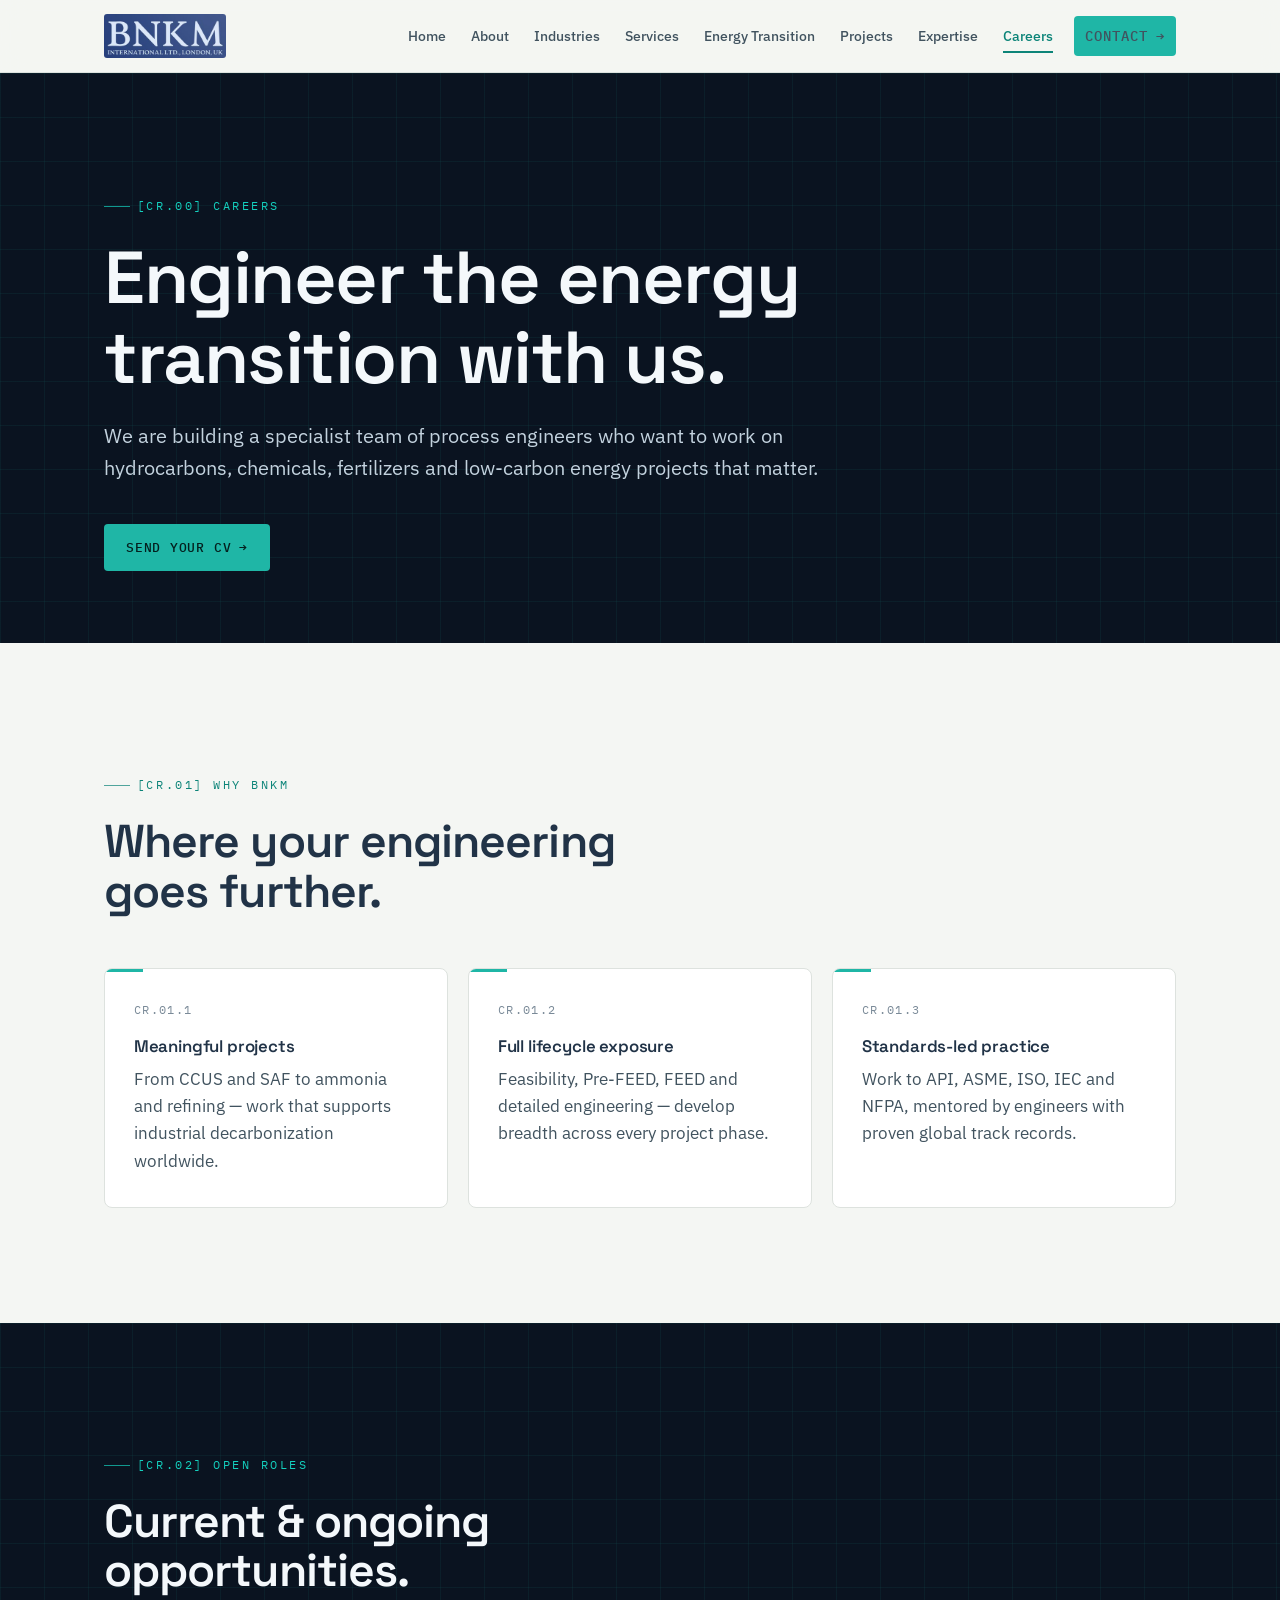
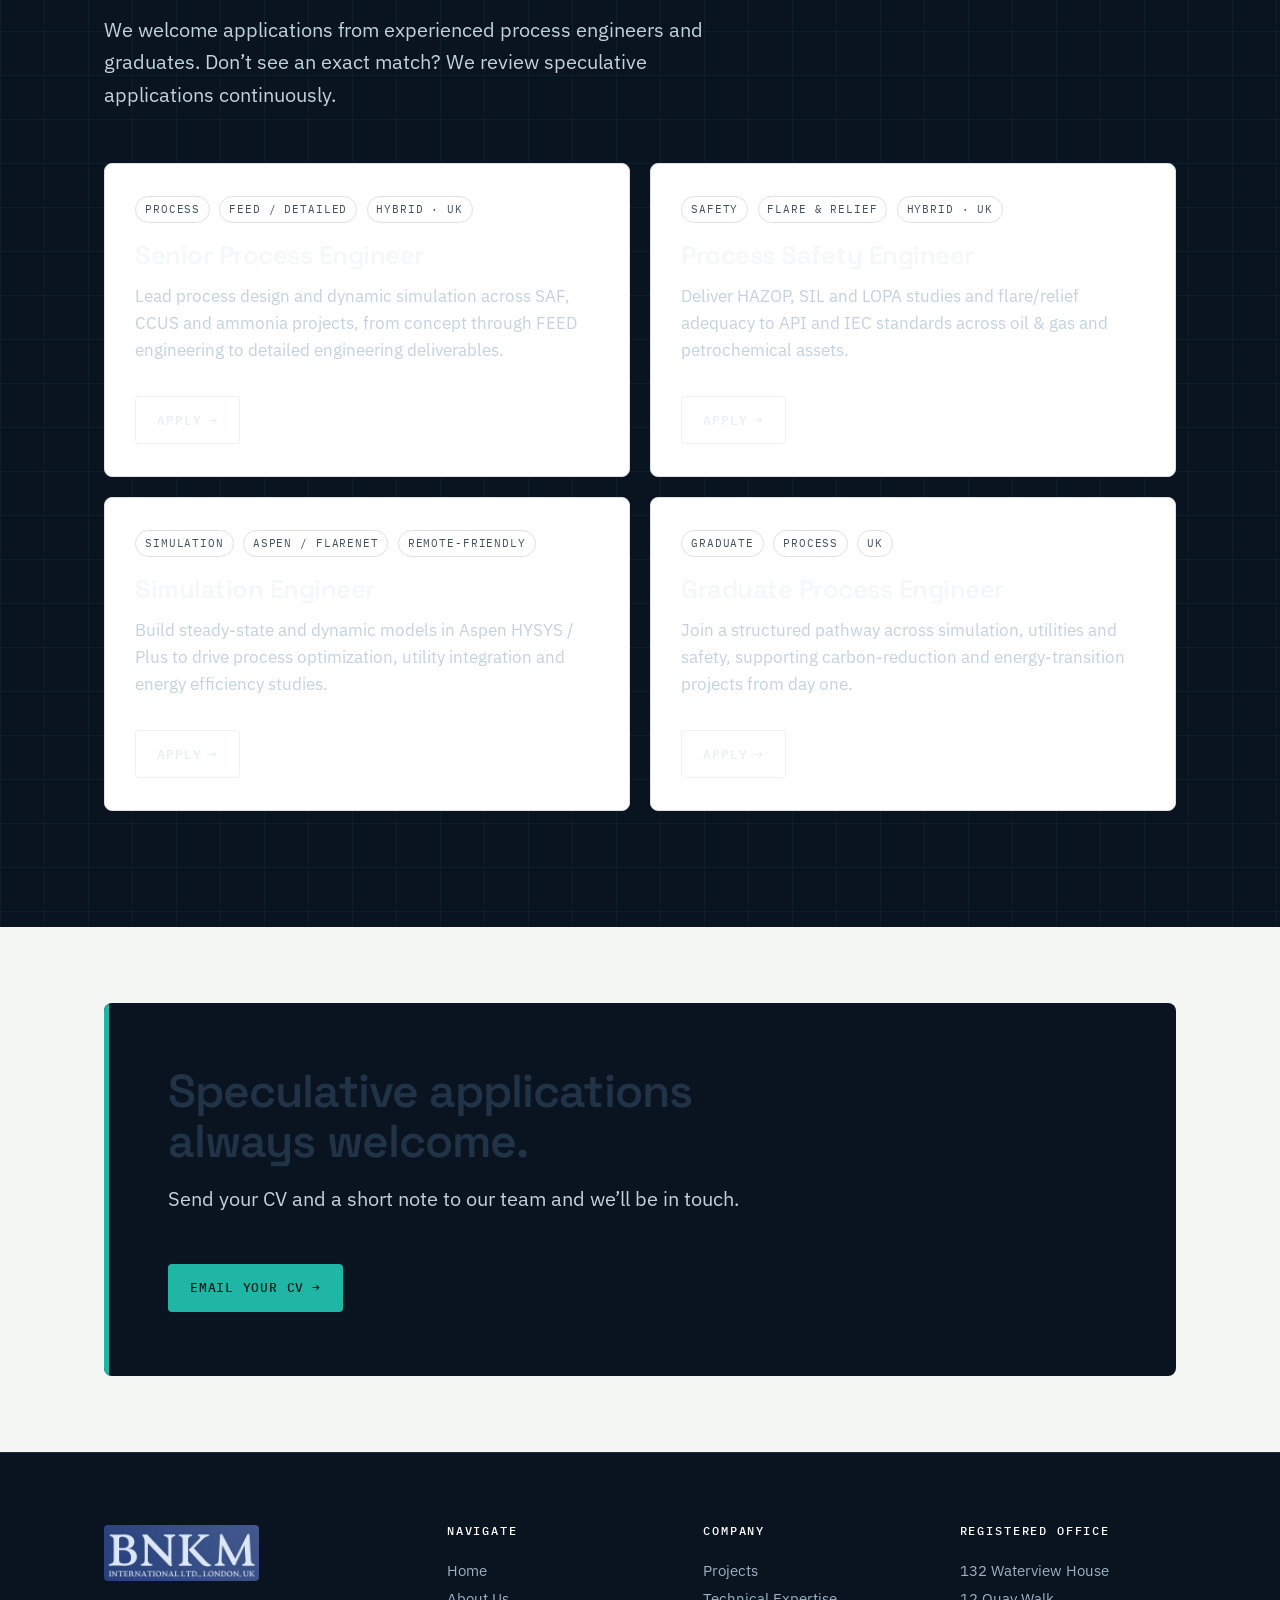
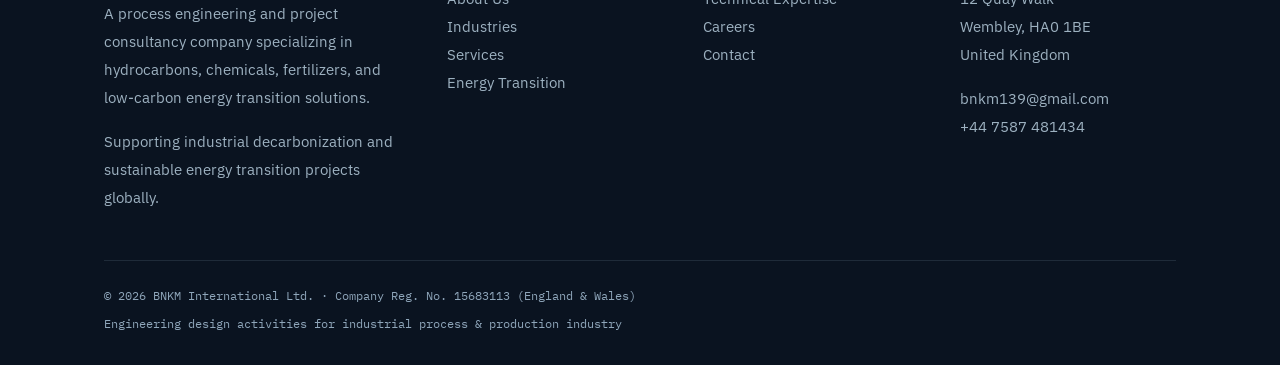
<file: careers.html>
<!DOCTYPE html>
<html lang="en">
<head>
<meta charset="UTF-8">
<meta name="viewport" content="width=device-width, initial-scale=1.0">
<title>Careers — Process Engineering Jobs | BNKM International</title>
<meta name="description" content="Careers at BNKM International: process engineering roles across FEED engineering, process safety, simulation and graduate pathways — working on CCUS, SAF, green ammonia and energy-transition projects.">
<meta name="keywords" content="Process Engineering Consultancy, FEED Engineering, Green Ammonia Engineering, CCUS Consultancy, Refinery Engineering Services, SAF Engineering, Detailed Engineering Solutions, process optimization, dynamic simulation, carbon reduction, energy efficiency, utility integration, industrial decarbonization, ASME, API, ISO, IEC, NFPA">
<meta name="author" content="BNKM International Ltd.">
<link rel="canonical" href="https://bnkminternational.co.uk/careers.html">
<meta property="og:type" content="website">
<meta property="og:site_name" content="BNKM International Ltd.">
<meta property="og:title" content="Careers — Process Engineering Jobs | BNKM International">
<meta property="og:description" content="Careers at BNKM International: process engineering roles across FEED engineering, process safety, simulation and graduate pathways — working on CCUS, SAF, green ammonia and energy-transition projects.">
<meta property="og:url" content="https://bnkminternational.co.uk/careers.html">
<meta property="og:image" content="https://bnkminternational.co.uk/assets/bnkm-logo.png">
<meta name="twitter:card" content="summary_large_image">
<meta name="twitter:image" content="https://bnkminternational.co.uk/assets/bnkm-logo.png">
<meta name="theme-color" content="#0A1320">
<link rel="icon" href="[data-uri]" type="image/svg+xml">
<link rel="preconnect" href="https://fonts.googleapis.com">
<link rel="preconnect" href="https://fonts.gstatic.com" crossorigin>
<link href="https://fonts.googleapis.com/css2?family=Space+Grotesk:wght@400;500;600;700&family=IBM+Plex+Sans:wght@400;500;600&family=IBM+Plex+Mono:wght@400;500&display=swap" rel="stylesheet">
<style>/* =========================================================================
   BNKM International Ltd. — Process Engineering Consultancy
   Design system: "Engineering datasheet" — blueprint grid, mono spec tags,
   deep slate-navy authority + blueprint-cyan accent.
   ========================================================================= */

:root{
  /* Palette */
  --ink:        #0A1320;   /* deep slate-navy — authority sections      */
  --ink-2:      #0F1D2E;   /* raised panel on ink                       */
  --ink-3:      #16293D;   /* hairline-lit panel                        */
  --paper:      #F4F6F3;   /* warm off-white — primary background       */
  --paper-2:    #FFFFFF;   /* card surface                              */
  --slate:      #213347;   /* heavy text on paper                       */
  --body:       #41535F;   /* body text on paper                        */
  --muted:      #7A8A98;   /* captions / secondary                      */
  --muted-ink:  #8FA6BA;   /* muted on ink                              */
  --accent:     #1FB6A6;   /* blueprint cyan/teal — the single accent   */
  --accent-2:   #14D0BE;   /* brighter accent for ink backgrounds       */
  --accent-deep:#0C8478;
  --amber:      #DDA251;   /* energy-transition warm note (sparing)     */
  --line:       #DDE2DE;   /* hairline on paper                         */
  --line-ink:   rgba(143,166,186,.16); /* hairline on ink              */
  --grid-ink:   rgba(31,182,166,.07);  /* blueprint grid on ink        */
  --grid-paper: rgba(33,51,71,.045);   /* blueprint grid on paper      */

  /* Type */
  --display: "Space Grotesk", system-ui, sans-serif;
  --sans:    "IBM Plex Sans", system-ui, sans-serif;
  --mono:    "IBM Plex Mono", ui-monospace, monospace;

  /* Scale */
  --maxw: 1200px;
  --gutter: clamp(20px, 5vw, 64px);
  --r: 4px;          /* sharp, instrument-like radius */
  --r-lg: 8px;
  --ease: cubic-bezier(.22,.61,.36,1);
}

/* ---------- Reset ---------- */
*{box-sizing:border-box;margin:0;padding:0}
html{scroll-behavior:smooth;-webkit-text-size-adjust:100%}
body{
  font-family:var(--sans);
  background:var(--paper);
  color:var(--body);
  line-height:1.6;
  font-size:17px;
  -webkit-font-smoothing:antialiased;
  text-rendering:optimizeLegibility;
  overflow-x:hidden;
}
img{max-width:100%;display:block}
a{color:inherit;text-decoration:none}
ul{list-style:none}
button{font:inherit;cursor:pointer;border:none;background:none}

/* ---------- Layout primitives ---------- */
.wrap{max-width:var(--maxw);margin-inline:auto;padding-inline:var(--gutter)}
.section{padding-block:clamp(64px,9vw,128px)}
.section--tight{padding-block:clamp(48px,6vw,80px)}
.ink{background:var(--ink);color:#E7EEF4;position:relative}
.ink h1,.ink h2,.ink h3,.ink h4{color:#F4F8FB}
.blueprint{
  background-image:
    linear-gradient(var(--grid-ink) 1px,transparent 1px),
    linear-gradient(90deg,var(--grid-ink) 1px,transparent 1px);
  background-size:44px 44px;
}
.blueprint-paper{
  background-image:
    linear-gradient(var(--grid-paper) 1px,transparent 1px),
    linear-gradient(90deg,var(--grid-paper) 1px,transparent 1px);
  background-size:44px 44px;
}

/* ---------- Typography ---------- */
h1,h2,h3,h4{font-family:var(--display);color:var(--slate);line-height:1.08;font-weight:600;letter-spacing:-.02em}
h1{font-size:clamp(2.5rem,6vw,4.6rem);font-weight:600}
h2{font-size:clamp(1.9rem,3.6vw,3rem)}
h3{font-size:clamp(1.25rem,2vw,1.6rem)}
h4{font-size:1.05rem;letter-spacing:-.01em}
p{max-width:64ch}
strong{color:var(--slate);font-weight:600}
.ink strong{color:#fff}

/* Eyebrow — monospace "coordinate / spec code" */
.eyebrow{
  font-family:var(--mono);
  font-size:.72rem;
  letter-spacing:.22em;
  text-transform:uppercase;
  color:var(--accent-deep);
  display:inline-flex;
  align-items:center;
  gap:.6em;
  margin-bottom:1.4rem;
}
.ink .eyebrow{color:var(--accent-2)}
.eyebrow::before{
  content:"";
  width:26px;height:1px;
  background:currentColor;
  opacity:.7;
}

.lede{font-size:clamp(1.05rem,1.6vw,1.32rem);color:var(--body);max-width:60ch}
.ink .lede{color:#C3D2DE}

/* ---------- Buttons ---------- */
.btn{
  display:inline-flex;align-items:center;gap:.6em;
  font-family:var(--mono);font-size:.82rem;letter-spacing:.06em;
  text-transform:uppercase;font-weight:500;
  padding:.95em 1.6em;border-radius:var(--r);
  transition:.25s var(--ease);
  border:1px solid transparent;
}
.btn .arr{transition:transform .25s var(--ease)}
.btn:hover .arr{transform:translateX(4px)}
.btn--primary{background:var(--accent);color:#04201E}
.btn--primary:hover{background:var(--accent-2)}
.btn--ghost{border-color:var(--line-ink);color:#E7EEF4}
.btn--ghost:hover{border-color:var(--accent-2);color:var(--accent-2)}
.btn--dark{background:var(--slate);color:#fff}
.btn--dark:hover{background:var(--ink)}

/* ---------- Header / Nav ---------- */
.site-head{
  position:sticky;top:0;z-index:50;
  background:rgba(244,246,243,.86);
  backdrop-filter:saturate(180%) blur(14px);
  border-bottom:1px solid var(--line);
}
.site-head.on-ink{background:rgba(10,19,32,.78);border-bottom-color:var(--line-ink)}
.nav{display:flex;align-items:center;justify-content:space-between;gap:2rem;height:72px}
.brand{display:flex;align-items:center;line-height:1.05}
.brand-logo{height:44px;width:auto;display:block;border-radius:3px}
@media(max-width:1080px){.brand-logo{height:40px}}
.brand b{font-family:var(--display);font-weight:600;font-size:1.12rem;letter-spacing:-.02em;color:var(--slate);white-space:nowrap}
.on-ink .brand b{color:#fff}
.brand span{font-family:var(--mono);font-size:.62rem;letter-spacing:.18em;text-transform:uppercase;color:var(--muted)}
.on-ink .brand span{color:var(--muted-ink)}
.nav-links{display:flex;align-items:center;gap:.3rem}
.nav-links a{
  font-size:.9rem;font-weight:500;color:var(--body);white-space:nowrap;
  padding:.5em .7em;border-radius:var(--r);transition:.2s;position:relative;
}
.on-ink .nav-links a{color:#C3D2DE}
.nav-links a:hover{color:var(--slate)}
.on-ink .nav-links a:hover{color:#fff}
.nav-links a.active{color:var(--accent-deep)}
.on-ink .nav-links a.active{color:var(--accent-2)}
.nav-links a.active::after{
  content:"";position:absolute;left:.7em;right:.7em;bottom:.1em;height:2px;background:currentColor;
}
.nav-cta{margin-left:.4rem}
.nav-toggle{display:none;flex-direction:column;gap:5px;padding:8px}
.nav-toggle span{width:24px;height:2px;background:var(--slate);transition:.3s}
.on-ink .nav-toggle span{background:#fff}

@media(max-width:1080px){
  .nav-links{
    position:fixed;inset:72px 0 auto 0;flex-direction:column;align-items:stretch;
    gap:0;background:var(--ink);padding:.5rem var(--gutter) 1.5rem;
    transform:translateY(-130%);transition:transform .35s var(--ease);
    border-bottom:1px solid var(--line-ink);
  }
  .nav-links.open{transform:translateY(0)}
  .nav-links a{color:#C3D2DE;padding:.95em 0;border-bottom:1px solid var(--line-ink);border-radius:0}
  .nav-links a.active::after{display:none}
  .nav-cta{margin:1rem 0 0}
  .nav-cta .btn{width:100%;justify-content:center}
  .nav-toggle{display:flex}
  .nav-toggle.open span:nth-child(1){transform:translateY(7px) rotate(45deg)}
  .nav-toggle.open span:nth-child(2){opacity:0}
  .nav-toggle.open span:nth-child(3){transform:translateY(-7px) rotate(-45deg)}
}

/* ---------- Hero ---------- */
.hero{position:relative;overflow:hidden;padding-block:clamp(80px,12vw,150px)}
.hero::after{ /* schematic corner motif */
  content:"";position:absolute;right:-160px;top:-160px;width:520px;height:520px;
  border:1px solid var(--line-ink);border-radius:50%;
  box-shadow:0 0 0 60px rgba(31,182,166,.03);
  pointer-events:none;
}
.hero .wrap{position:relative;z-index:2}
.hero h1{max-width:18ch}
.hero .lede{margin-top:1.5rem}
.hero-actions{display:flex;flex-wrap:wrap;gap:1rem;margin-top:2.4rem}
.hero-meta{
  margin-top:3.5rem;display:flex;flex-wrap:wrap;gap:1.4rem 2.6rem;
  padding-top:2rem;border-top:1px solid var(--line-ink);
}
.hero-meta div{display:flex;flex-direction:column;gap:.2rem}
.hero-meta b{font-family:var(--display);font-size:1.5rem;color:#fff;font-weight:600}
.hero-meta span{font-family:var(--mono);font-size:.68rem;letter-spacing:.12em;text-transform:uppercase;color:var(--muted-ink)}

/* ---------- Section header ---------- */
.shead{max-width:62ch;margin-bottom:3.2rem}
.shead.center{margin-inline:auto;text-align:center}
.shead.center .eyebrow{justify-content:center}
.shead p{margin-top:1.1rem}

/* ---------- Spec tags (standards / keywords) ---------- */
.spec-row{display:flex;flex-wrap:wrap;gap:.65rem}
.spec{
  font-family:var(--mono);font-size:.74rem;letter-spacing:.05em;
  padding:.5em .85em;border:1px solid var(--line);border-radius:var(--r);
  color:var(--slate);background:var(--paper-2);
  display:inline-flex;align-items:center;gap:.5em;
}
.spec::before{content:"";width:6px;height:6px;background:var(--accent);border-radius:1px}
.ink .spec{background:var(--ink-2);border-color:var(--line-ink);color:#D6E2EC}
.ink .spec::before{background:var(--accent-2)}

/* ---------- Card grid ---------- */
.grid{display:grid;gap:1.25rem}
.grid-2{grid-template-columns:repeat(2,1fr)}
.grid-3{grid-template-columns:repeat(3,1fr)}
.grid-4{grid-template-columns:repeat(4,1fr)}
@media(max-width:900px){.grid-3,.grid-4{grid-template-columns:repeat(2,1fr)}}
@media(max-width:620px){.grid-2,.grid-3,.grid-4{grid-template-columns:1fr}}

.card{
  background:var(--paper-2);border:1px solid var(--line);border-radius:var(--r-lg);
  padding:2rem 1.8rem;transition:.3s var(--ease);position:relative;overflow:hidden;
}
.card::before{ /* top index rule */
  content:"";position:absolute;left:0;top:0;height:3px;width:38px;background:var(--accent);
  transition:width .3s var(--ease);
}
.card:hover{transform:translateY(-4px);border-color:#C9D3CC;box-shadow:0 18px 40px -24px rgba(10,19,32,.25)}
.card:hover::before{width:100%}
.card .idx{font-family:var(--mono);font-size:.72rem;letter-spacing:.12em;color:var(--muted);margin-bottom:1.1rem;display:block}
.card h3{margin-bottom:.9rem}
.card h4{margin-bottom:.7rem;color:var(--slate)}
.card ul.tick li{
  position:relative;padding-left:1.3em;margin-block:.45em;font-size:.96rem;color:var(--body);
}
.card ul.tick li::before{
  content:"";position:absolute;left:0;top:.62em;width:7px;height:7px;
  border:1.5px solid var(--accent);border-radius:1px;
}
.ink .card{background:var(--ink-2);border-color:var(--line-ink)}
.ink .card:hover{border-color:rgba(31,182,166,.4)}
.ink .card ul.tick li{color:#C3D2DE}

/* ---------- Lifecycle (true sequence — numbered) ---------- */
.flow{display:grid;grid-template-columns:repeat(4,1fr);gap:0;position:relative}
@media(max-width:820px){.flow{grid-template-columns:1fr;gap:1px;background:var(--line-ink)}}
.flow-step{padding:2rem 1.6rem;border:1px solid var(--line-ink);margin-left:-1px;background:var(--ink-2);position:relative}
.flow-step:first-child{margin-left:0}
.flow-num{font-family:var(--mono);font-size:.74rem;letter-spacing:.14em;color:var(--accent-2);margin-bottom:1rem;display:flex;align-items:center;gap:.6em}
.flow-num::after{content:"";flex:1;height:1px;background:var(--line-ink)}
.flow-step h4{margin-bottom:1rem;font-size:1.15rem}
.flow-step ul.tick li{position:relative;padding-left:1.2em;font-size:.9rem;margin-block:.4em;color:#B7C7D3}
.flow-step ul.tick li::before{content:"";position:absolute;left:0;top:.6em;width:6px;height:6px;border:1.5px solid var(--accent-2);border-radius:1px}

/* ---------- Stats strip ---------- */
.stats{display:grid;grid-template-columns:repeat(4,1fr);gap:1px;background:var(--line);border:1px solid var(--line);border-radius:var(--r-lg);overflow:hidden}
@media(max-width:620px){.stats{grid-template-columns:repeat(2,1fr)}}
.stat{background:var(--paper-2);padding:2.2rem 1.6rem;text-align:left}
.stat b{font-family:var(--display);font-size:clamp(2rem,4vw,2.9rem);color:var(--slate);font-weight:600;display:block;letter-spacing:-.03em}
.stat span{font-family:var(--mono);font-size:.7rem;letter-spacing:.12em;text-transform:uppercase;color:var(--muted);margin-top:.4rem;display:block}
.ink .stats{background:var(--line-ink);border-color:var(--line-ink)}
.ink .stat{background:var(--ink-2)}
.ink .stat b{color:#fff}

/* ---------- Split feature ---------- */
.split{display:grid;grid-template-columns:1.05fr .95fr;gap:clamp(2rem,5vw,4.5rem);align-items:center}
@media(max-width:880px){.split{grid-template-columns:1fr}}
.split-figure{
  aspect-ratio:4/3;border-radius:var(--r-lg);border:1px solid var(--line-ink);
  background:var(--ink-2);position:relative;overflow:hidden;
}
/* Scene illustration used inside a split figure */
.split-figure.photo{background:var(--ink);padding:0}
.split-figure.photo svg{position:absolute;inset:0;width:100%;height:100%}
.photo-tag{
  position:absolute;left:14px;bottom:12px;z-index:2;
  font-family:var(--mono);font-size:.6rem;letter-spacing:.14em;text-transform:uppercase;
  color:var(--muted-ink);background:rgba(10,19,32,.55);padding:.35em .6em;border-radius:2px;
  backdrop-filter:blur(4px);
}

/* Full-bleed image band */
.imgband{
  position:relative;width:100%;height:clamp(300px,40vw,500px);
  overflow:hidden;background:var(--ink);
}
.imgband svg{position:absolute;inset:0;width:100%;height:100%}
.imgband .cap{
  position:absolute;left:0;right:0;bottom:0;z-index:2;
  padding:clamp(1.6rem,4vw,3rem);
  background:linear-gradient(to top,rgba(6,15,26,.92),rgba(6,15,26,.45) 55%,transparent);
}
.imgband .cap .eyebrow{color:var(--accent-2);margin-bottom:.8rem}
.imgband .cap h3{color:#fff;max-width:30ch;font-size:clamp(1.3rem,2.4vw,2rem)}

/* Schematic illustration block (CSS-only "P&ID" motif) */
.schematic{position:absolute;inset:0;background-image:
  linear-gradient(var(--grid-ink) 1px,transparent 1px),
  linear-gradient(90deg,var(--grid-ink) 1px,transparent 1px);background-size:32px 32px}
.schematic svg{position:absolute;inset:0;width:100%;height:100%}

/* ---------- Numbered reasons (list) ---------- */
.reasons{display:grid;grid-template-columns:repeat(2,1fr);gap:1px;background:var(--line);border:1px solid var(--line);border-radius:var(--r-lg);overflow:hidden}
@media(max-width:760px){.reasons{grid-template-columns:1fr}}
.reason{background:var(--paper-2);padding:1.8rem;display:flex;gap:1.2rem;align-items:flex-start}
.reason b{font-family:var(--mono);font-size:.8rem;color:var(--accent-deep);padding-top:.2rem}
.reason p{font-family:var(--display);font-size:1.1rem;color:var(--slate);line-height:1.3;max-width:38ch}

/* ---------- Standards strip ---------- */
.standards{display:grid;grid-template-columns:repeat(5,1fr);gap:1px;background:var(--line-ink);border:1px solid var(--line-ink);border-radius:var(--r-lg);overflow:hidden}
@media(max-width:760px){.standards{grid-template-columns:repeat(2,1fr)}}
.std{background:var(--ink-2);padding:1.8rem 1.4rem}
.std b{font-family:var(--display);font-size:1.4rem;color:#fff;display:block;letter-spacing:.02em}
.std span{font-family:var(--mono);font-size:.66rem;letter-spacing:.06em;color:var(--muted-ink);margin-top:.5rem;display:block;line-height:1.4}

/* ---------- CTA band ---------- */
.cta-band{background:var(--ink);color:#fff;border-radius:var(--r-lg);padding:clamp(2.5rem,5vw,4rem);position:relative;overflow:hidden}
.cta-band h2{max-width:20ch}
.cta-band .accent-bar{position:absolute;left:0;top:0;bottom:0;width:5px;background:var(--accent)}

/* ---------- Industries / sector cards ---------- */
.sector{background:var(--paper-2);border:1px solid var(--line);border-radius:var(--r-lg);padding:2.2rem;transition:.3s var(--ease)}
.sector:hover{border-color:#C9D3CC;box-shadow:0 18px 40px -26px rgba(10,19,32,.22)}
.sector .tag{font-family:var(--mono);font-size:.7rem;letter-spacing:.12em;text-transform:uppercase;color:var(--accent-deep);margin-bottom:1rem;display:block}
.sector p{margin-bottom:1.2rem;font-size:.98rem}

/* ---------- Project list ---------- */
.proj{
  background:var(--paper-2);border:1px solid var(--line);border-radius:var(--r-lg);
  padding:1.9rem 1.8rem;transition:.3s var(--ease);position:relative;
}
.proj:hover{transform:translateY(-3px);box-shadow:0 18px 40px -26px rgba(10,19,32,.22)}
.proj-phase{font-family:var(--mono);font-size:.68rem;letter-spacing:.1em;text-transform:uppercase;color:#fff;background:var(--accent-deep);padding:.35em .7em;border-radius:2px;display:inline-block;margin-bottom:1.1rem}
.proj h3{font-size:1.3rem;margin-bottom:.4rem}
.proj .loc{font-family:var(--mono);font-size:.78rem;color:var(--muted);margin-bottom:1rem;display:block}

/* ---------- Energy transition pillars ---------- */
.pillar{background:var(--ink-2);border:1px solid var(--line-ink);border-radius:var(--r-lg);padding:2rem;transition:.3s var(--ease)}
.pillar:hover{border-color:rgba(221,162,81,.45)}
.pillar .ico{width:40px;height:40px;border:1px solid var(--amber);border-radius:var(--r);display:grid;place-items:center;color:var(--amber);font-family:var(--mono);font-size:.8rem;margin-bottom:1.3rem}
.pillar h4{color:#fff;margin-bottom:.8rem}
.pillar p{font-size:.95rem;color:#B7C7D3}

/* ---------- Careers ---------- */
.role{background:var(--paper-2);border:1px solid var(--line);border-radius:var(--r-lg);padding:2rem 1.9rem;transition:.3s var(--ease)}
.role:hover{border-color:#C9D3CC;box-shadow:0 18px 40px -26px rgba(10,19,32,.22)}
.role .meta{display:flex;flex-wrap:wrap;gap:.6rem;margin-bottom:1.2rem}
.role .pill{font-family:var(--mono);font-size:.68rem;letter-spacing:.08em;text-transform:uppercase;color:var(--body);border:1px solid var(--line);border-radius:99px;padding:.35em .8em}
.role h3{margin-bottom:.8rem}

/* ---------- Contact ---------- */
.contact-grid{display:grid;grid-template-columns:.9fr 1.1fr;gap:clamp(2rem,5vw,4rem)}
@media(max-width:880px){.contact-grid{grid-template-columns:1fr}}
.cinfo{display:flex;flex-direction:column;gap:1.8rem}
.cinfo .row span{font-family:var(--mono);font-size:.7rem;letter-spacing:.12em;text-transform:uppercase;color:var(--accent-deep);display:block;margin-bottom:.35rem}
.cinfo .row a,.cinfo .row p{color:var(--slate);font-size:1.05rem}
.form{background:var(--paper-2);border:1px solid var(--line);border-radius:var(--r-lg);padding:clamp(1.8rem,4vw,2.6rem)}
.field{margin-bottom:1.4rem}
.field label{font-family:var(--mono);font-size:.72rem;letter-spacing:.1em;text-transform:uppercase;color:var(--body);display:block;margin-bottom:.55rem}
.field input,.field textarea{
  width:100%;font-family:var(--sans);font-size:1rem;color:var(--slate);
  background:var(--paper);border:1px solid var(--line);border-radius:var(--r);
  padding:.85em 1em;transition:.2s;
}
.field input:focus,.field textarea:focus{outline:none;border-color:var(--accent);box-shadow:0 0 0 3px rgba(31,182,166,.15)}
.field textarea{resize:vertical;min-height:130px}

/* ---------- Footer ---------- */
.site-foot{background:var(--ink);color:#B7C7D3;padding-block:clamp(3rem,6vw,4.5rem) 2rem;border-top:1px solid var(--line-ink)}
.foot-grid{display:grid;grid-template-columns:1.4fr 1fr 1fr 1fr;gap:2.5rem}
@media(max-width:820px){.foot-grid{grid-template-columns:1fr 1fr}}
@media(max-width:480px){.foot-grid{grid-template-columns:1fr}}
.foot-grid h4{color:#fff;font-family:var(--mono);font-size:.72rem;letter-spacing:.16em;text-transform:uppercase;margin-bottom:1.2rem;font-weight:500}
.foot-grid p,.foot-grid a{font-size:.92rem;color:#9DB1C0;line-height:1.9}
.foot-grid a:hover{color:var(--accent-2)}
.foot-brand b{font-family:var(--display);font-size:1.3rem;color:#fff;display:block;margin-bottom:.8rem}
.foot-logo{height:56px;width:auto;display:block;margin-bottom:1.2rem;border-radius:4px}
.foot-bottom{margin-top:3rem;padding-top:1.6rem;border-top:1px solid var(--line-ink);font-family:var(--mono);font-size:.72rem;color:var(--muted-ink);display:flex;flex-wrap:wrap;gap:.6rem 1.5rem;justify-content:space-between}

/* ---------- Page hero (interior pages) ---------- */
.phero{padding-block:clamp(70px,9vw,120px) clamp(50px,6vw,72px);position:relative;overflow:hidden}
.phero h1{max-width:20ch}
.phero .lede{margin-top:1.4rem}

/* ---------- Prose ---------- */
.prose p{margin-bottom:1.3rem}
.prose p:last-child{margin-bottom:0}

/* ---------- Reveal animation ---------- */
.reveal{opacity:0;transform:translateY(22px);transition:opacity .7s var(--ease),transform .7s var(--ease)}
.reveal.in{opacity:1;transform:none}
@media(prefers-reduced-motion:reduce){
  .reveal{opacity:1;transform:none;transition:none}
  html{scroll-behavior:auto}
  *{animation:none!important}
}

/* ---------- Utility ---------- */
.mt-1{margin-top:1rem}.mt-2{margin-top:2rem}.mt-3{margin-top:3rem}
.center{text-align:center}
.divider{height:1px;background:var(--line-ink);border:none;margin-block:3rem}
</style>
<noscript><style>.reveal{opacity:1!important;transform:none!important}</style></noscript>
<script type="application/ld+json">
{
  "@context":"https://schema.org",
  "@type":"ProfessionalService",
  "name":"BNKM International Ltd.",
  "description":"A process engineering and project consultancy company specializing in hydrocarbons, chemicals, fertilizers, and low-carbon energy transition solutions.",
  "url":"https://bnkminternational.co.uk",
  "email":"bnkm139@gmail.com",
  "telephone":"+44-7587481434",
  "foundingDate":"2024",
  "address":{"@type":"PostalAddress","streetAddress":"132 Waterview House, 12 Quay Walk","addressLocality":"Wembley","postalCode":"HA0 1BE","addressCountry":"GB"},
  "areaServed":"Worldwide",
  "knowsAbout":["Process Engineering Consultancy","FEED Engineering","Detailed Engineering Solutions","Green Ammonia Engineering","CCUS Consultancy","Refinery Engineering Services","SAF Engineering","Carbon Capture Utilisation and Storage","Dynamic Simulation","Energy Efficiency","Process Optimization","Industrial Decarbonization"]
}
</script>
</head>
<body>
<header class="site-head" id="siteHead">
  <div class="wrap">
    <nav class="nav" aria-label="Primary">
      <a href="index.html" class="brand" aria-label="BNKM International Ltd. — home">
        <img class="brand-logo" src="[data-uri]" width="415" height="150" alt="BNKM International Ltd., London, UK">
      </a>
      <div class="nav-links" id="navLinks">
        <a href="index.html">Home</a>
        <a href="about.html">About</a>
        <a href="industries.html">Industries</a>
        <a href="services.html">Services</a>
        <a href="energy-transition.html">Energy Transition</a>
        <a href="projects.html">Projects</a>
        <a href="expertise.html">Expertise</a>
        <a href="careers.html" class="active" aria-current="page">Careers</a>
        <div class="nav-cta"><a class="btn btn--primary" href="contact.html">Contact <span class="arr">&rarr;</span></a></div>
      </div>
      <button class="nav-toggle" id="navToggle" aria-label="Menu" aria-expanded="false" aria-controls="navLinks">
        <span></span><span></span><span></span>
      </button>
    </nav>
  </div>
</header>
<main>
<section class="phero ink blueprint">
  <div class="wrap">
    <p class="eyebrow reveal">[CR.00] Careers</p>
    <h1 class="reveal">Engineer the energy transition with us.</h1>
    <p class="lede reveal">We are building a specialist team of process engineers who want to work on hydrocarbons, chemicals, fertilizers and low-carbon energy projects that matter.</p>
    <div class="hero-actions reveal"><a class="btn btn--primary" href="mailto:bnkm139@gmail.com?subject=Career%20enquiry%20%E2%80%94%20BNKM%20International">Send your CV <span class="arr">&rarr;</span></a></div>
  </div>
</section>

<section class="section">
  <div class="wrap">
    <div class="shead reveal"><p class="eyebrow">[CR.01] Why BNKM</p><h2>Where your engineering goes further.</h2></div>
    <div class="grid grid-3 reveal">
      <div class="card"><span class="idx">CR.01.1</span><h4>Meaningful projects</h4><p>From CCUS and SAF to ammonia and refining &mdash; work that supports industrial decarbonization worldwide.</p></div>
      <div class="card"><span class="idx">CR.01.2</span><h4>Full lifecycle exposure</h4><p>Feasibility, Pre-FEED, FEED and detailed engineering &mdash; develop breadth across every project phase.</p></div>
      <div class="card"><span class="idx">CR.01.3</span><h4>Standards-led practice</h4><p>Work to API, ASME, ISO, IEC and NFPA, mentored by engineers with proven global track records.</p></div>
    </div>
  </div>
</section>

<section class="section ink blueprint">
  <div class="wrap">
    <div class="shead reveal"><p class="eyebrow">[CR.02] Open roles</p><h2>Current &amp; ongoing opportunities.</h2><p class="lede">We welcome applications from experienced process engineers and graduates. Don&rsquo;t see an exact match? We review speculative applications continuously.</p></div>
    <div class="grid grid-2">
      <article class="role reveal"><div class="meta"><span class="pill">Process</span><span class="pill">FEED / Detailed</span><span class="pill">Hybrid &middot; UK</span></div><h3>Senior Process Engineer</h3><p style="color:#C3D2DE">Lead process design and dynamic simulation across SAF, CCUS and ammonia projects, from concept through FEED engineering to detailed engineering deliverables.</p><a class="btn btn--ghost mt-2" href="mailto:bnkm139@gmail.com?subject=Senior%20Process%20Engineer%20%E2%80%94%20Application">Apply <span class="arr">&rarr;</span></a></article>
      <article class="role reveal"><div class="meta"><span class="pill">Safety</span><span class="pill">Flare &amp; Relief</span><span class="pill">Hybrid &middot; UK</span></div><h3>Process Safety Engineer</h3><p style="color:#C3D2DE">Deliver HAZOP, SIL and LOPA studies and flare/relief adequacy to API and IEC standards across oil &amp; gas and petrochemical assets.</p><a class="btn btn--ghost mt-2" href="mailto:bnkm139@gmail.com?subject=Process%20Safety%20Engineer%20%E2%80%94%20Application">Apply <span class="arr">&rarr;</span></a></article>
      <article class="role reveal"><div class="meta"><span class="pill">Simulation</span><span class="pill">Aspen / Flarenet</span><span class="pill">Remote-friendly</span></div><h3>Simulation Engineer</h3><p style="color:#C3D2DE">Build steady-state and dynamic models in Aspen HYSYS / Plus to drive process optimization, utility integration and energy efficiency studies.</p><a class="btn btn--ghost mt-2" href="mailto:bnkm139@gmail.com?subject=Simulation%20Engineer%20%E2%80%94%20Application">Apply <span class="arr">&rarr;</span></a></article>
      <article class="role reveal"><div class="meta"><span class="pill">Graduate</span><span class="pill">Process</span><span class="pill">UK</span></div><h3>Graduate Process Engineer</h3><p style="color:#C3D2DE">Join a structured pathway across simulation, utilities and safety, supporting carbon-reduction and energy-transition projects from day one.</p><a class="btn btn--ghost mt-2" href="mailto:bnkm139@gmail.com?subject=Graduate%20Process%20Engineer%20%E2%80%94%20Application">Apply <span class="arr">&rarr;</span></a></article>
    </div>
  </div>
</section>

<section class="section--tight">
  <div class="wrap"><div class="cta-band reveal"><div class="accent-bar"></div>
    <h2>Speculative applications always welcome.</h2>
    <p class="lede mt-1" style="color:#C3D2DE">Send your CV and a short note to our team and we&rsquo;ll be in touch.</p>
    <a class="btn btn--primary mt-3" href="mailto:bnkm139@gmail.com?subject=Speculative%20application%20%E2%80%94%20BNKM%20International">Email your CV <span class="arr">&rarr;</span></a>
  </div></div>
</section>
</main>
<footer class="site-foot">
  <div class="wrap">
    <div class="foot-grid">
      <div class="foot-brand">
        <img class="foot-logo" src="[data-uri]" width="415" height="150" alt="BNKM International Ltd., London, UK">
        <p>A process engineering and project consultancy company specializing in hydrocarbons, chemicals, fertilizers, and low-carbon energy transition solutions.</p>
        <p style="margin-top:1rem">Supporting industrial decarbonization and sustainable energy transition projects globally.</p>
      </div>
      <div>
        <h4>Navigate</h4>
        <p><a href="index.html">Home</a></p>
        <p><a href="about.html">About Us</a></p>
        <p><a href="industries.html">Industries</a></p>
        <p><a href="services.html">Services</a></p>
        <p><a href="energy-transition.html">Energy Transition</a></p>
      </div>
      <div>
        <h4>Company</h4>
        <p><a href="projects.html">Projects</a></p>
        <p><a href="expertise.html">Technical Expertise</a></p>
        <p><a href="careers.html">Careers</a></p>
        <p><a href="contact.html">Contact</a></p>
      </div>
      <div>
        <h4>Registered Office</h4>
        <p>132 Waterview House<br>12 Quay Walk<br>Wembley, HA0 1BE<br>United Kingdom</p>
        <p style="margin-top:1rem"><a href="mailto:bnkm139@gmail.com">bnkm139@gmail.com</a><br><a href="tel:+447587481434">+44 7587 481434</a></p>
      </div>
    </div>
    <div class="foot-bottom">
      <span>&copy; <span data-year>2026</span> BNKM International Ltd. &middot; Company Reg. No. 15683113 (England &amp; Wales)</span>
      <span>Engineering design activities for industrial process &amp; production industry</span>
    </div>
  </div>
</footer>
<script>/* BNKM International — shared interactions */
(function () {
  "use strict";

  // ---- Mobile nav toggle ----
  var toggle = document.querySelector(".nav-toggle");
  var links = document.querySelector(".nav-links");
  if (toggle && links) {
    toggle.addEventListener("click", function () {
      var open = links.classList.toggle("open");
      toggle.classList.toggle("open", open);
      toggle.setAttribute("aria-expanded", open ? "true" : "false");
    });
    links.querySelectorAll("a").forEach(function (a) {
      a.addEventListener("click", function () {
        links.classList.remove("open");
        toggle.classList.remove("open");
        toggle.setAttribute("aria-expanded", "false");
      });
    });
  }

  // ---- Current year ----
  var yr = document.querySelector("[data-year]");
  if (yr) yr.textContent = new Date().getFullYear();

  // ---- Scroll reveal ----
  var revealEls = document.querySelectorAll(".reveal");
  if ("IntersectionObserver" in window && revealEls.length) {
    var io = new IntersectionObserver(function (entries) {
      entries.forEach(function (e) {
        if (e.isIntersecting) {
          e.target.classList.add("in");
          io.unobserve(e.target);
        }
      });
    }, { threshold: 0.12, rootMargin: "0px 0px -8% 0px" });
    revealEls.forEach(function (el) { io.observe(el); });
  } else {
    revealEls.forEach(function (el) { el.classList.add("in"); });
  }

  // ---- Contact form (front-end only stub) ----
  var form = document.querySelector("[data-contact-form]");
  if (form) {
    form.addEventListener("submit", function (e) {
      e.preventDefault();
      var note = form.querySelector("[data-form-note]");
      if (note) {
        note.textContent =
          "Thank you — your enquiry has been recorded. Connect this form to your mail handler (e.g. Netlify Forms or Formspree) to receive submissions.";
        note.style.display = "block";
      }
      form.reset();
    });
  }
})();
</script>
</body>
</html>
</file>
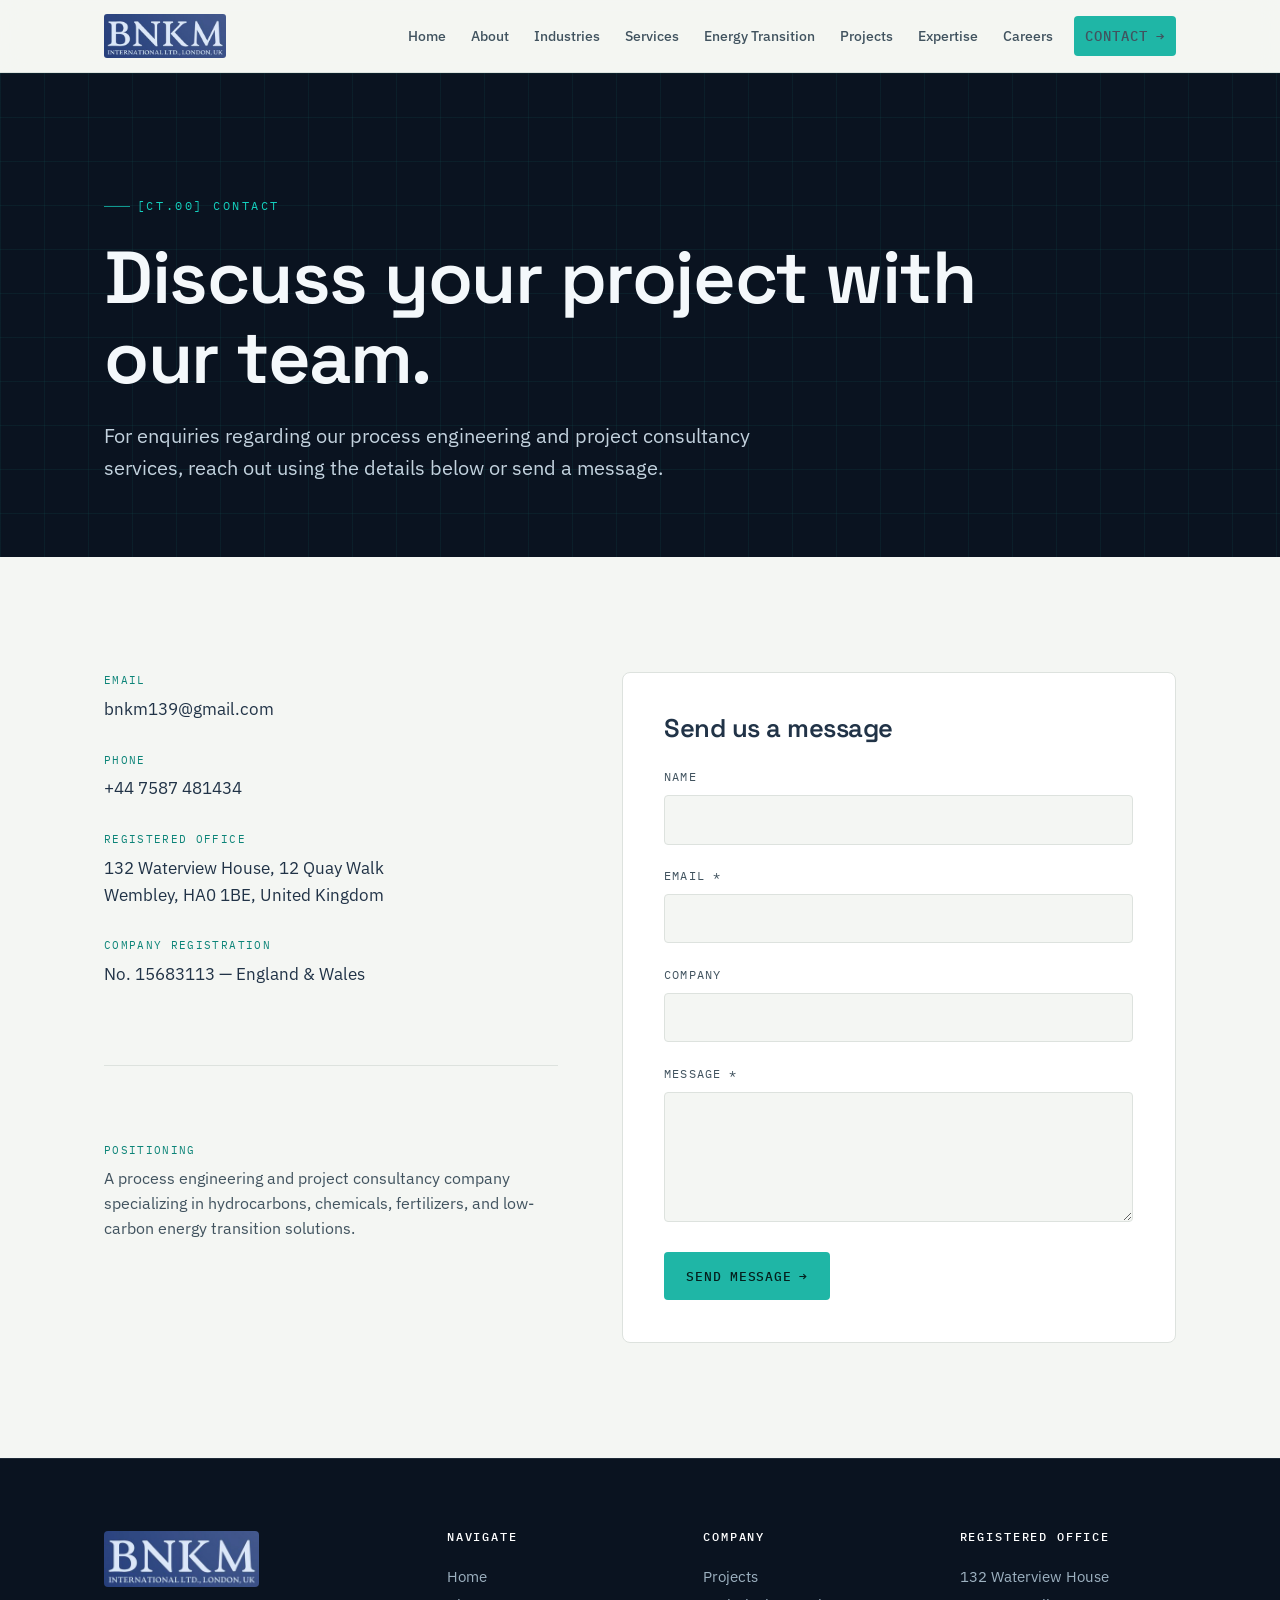
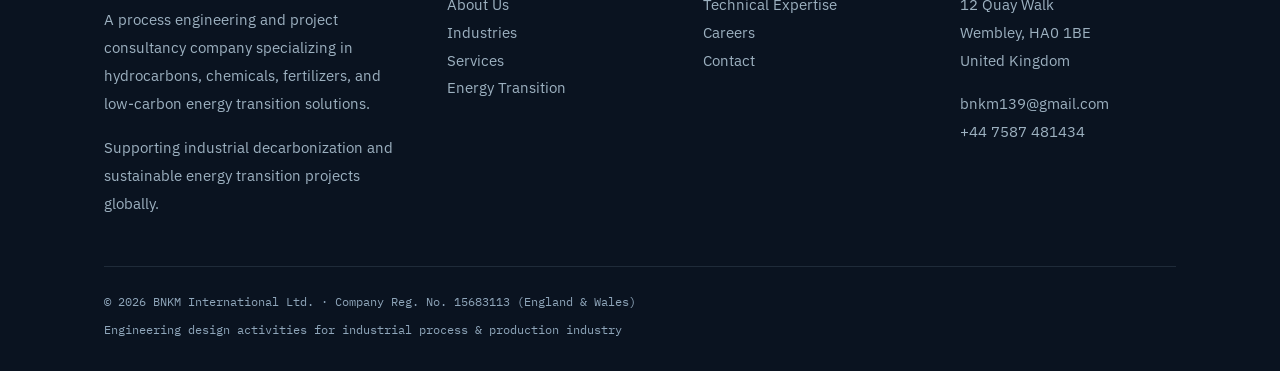
<file: contact.html>
<!DOCTYPE html>
<html lang="en">
<head>
<meta charset="UTF-8">
<meta name="viewport" content="width=device-width, initial-scale=1.0">
<title>Contact — BNKM International | Process Engineering Consultancy</title>
<meta name="description" content="Contact BNKM International to discuss process engineering consultancy, FEED engineering, CCUS, green ammonia, SAF and refinery engineering services. Based in Wembley, London, delivering globally.">
<meta name="keywords" content="Process Engineering Consultancy, FEED Engineering, Green Ammonia Engineering, CCUS Consultancy, Refinery Engineering Services, SAF Engineering, Detailed Engineering Solutions, process optimization, dynamic simulation, carbon reduction, energy efficiency, utility integration, industrial decarbonization, ASME, API, ISO, IEC, NFPA">
<meta name="author" content="BNKM International Ltd.">
<link rel="canonical" href="https://bnkminternational.co.uk/contact.html">
<meta property="og:type" content="website">
<meta property="og:site_name" content="BNKM International Ltd.">
<meta property="og:title" content="Contact — BNKM International | Process Engineering Consultancy">
<meta property="og:description" content="Contact BNKM International to discuss process engineering consultancy, FEED engineering, CCUS, green ammonia, SAF and refinery engineering services. Based in Wembley, London, delivering globally.">
<meta property="og:url" content="https://bnkminternational.co.uk/contact.html">
<meta property="og:image" content="https://bnkminternational.co.uk/assets/bnkm-logo.png">
<meta name="twitter:card" content="summary_large_image">
<meta name="twitter:image" content="https://bnkminternational.co.uk/assets/bnkm-logo.png">
<meta name="theme-color" content="#0A1320">
<link rel="icon" href="[data-uri]" type="image/svg+xml">
<link rel="preconnect" href="https://fonts.googleapis.com">
<link rel="preconnect" href="https://fonts.gstatic.com" crossorigin>
<link href="https://fonts.googleapis.com/css2?family=Space+Grotesk:wght@400;500;600;700&family=IBM+Plex+Sans:wght@400;500;600&family=IBM+Plex+Mono:wght@400;500&display=swap" rel="stylesheet">
<style>/* =========================================================================
   BNKM International Ltd. — Process Engineering Consultancy
   Design system: "Engineering datasheet" — blueprint grid, mono spec tags,
   deep slate-navy authority + blueprint-cyan accent.
   ========================================================================= */

:root{
  /* Palette */
  --ink:        #0A1320;   /* deep slate-navy — authority sections      */
  --ink-2:      #0F1D2E;   /* raised panel on ink                       */
  --ink-3:      #16293D;   /* hairline-lit panel                        */
  --paper:      #F4F6F3;   /* warm off-white — primary background       */
  --paper-2:    #FFFFFF;   /* card surface                              */
  --slate:      #213347;   /* heavy text on paper                       */
  --body:       #41535F;   /* body text on paper                        */
  --muted:      #7A8A98;   /* captions / secondary                      */
  --muted-ink:  #8FA6BA;   /* muted on ink                              */
  --accent:     #1FB6A6;   /* blueprint cyan/teal — the single accent   */
  --accent-2:   #14D0BE;   /* brighter accent for ink backgrounds       */
  --accent-deep:#0C8478;
  --amber:      #DDA251;   /* energy-transition warm note (sparing)     */
  --line:       #DDE2DE;   /* hairline on paper                         */
  --line-ink:   rgba(143,166,186,.16); /* hairline on ink              */
  --grid-ink:   rgba(31,182,166,.07);  /* blueprint grid on ink        */
  --grid-paper: rgba(33,51,71,.045);   /* blueprint grid on paper      */

  /* Type */
  --display: "Space Grotesk", system-ui, sans-serif;
  --sans:    "IBM Plex Sans", system-ui, sans-serif;
  --mono:    "IBM Plex Mono", ui-monospace, monospace;

  /* Scale */
  --maxw: 1200px;
  --gutter: clamp(20px, 5vw, 64px);
  --r: 4px;          /* sharp, instrument-like radius */
  --r-lg: 8px;
  --ease: cubic-bezier(.22,.61,.36,1);
}

/* ---------- Reset ---------- */
*{box-sizing:border-box;margin:0;padding:0}
html{scroll-behavior:smooth;-webkit-text-size-adjust:100%}
body{
  font-family:var(--sans);
  background:var(--paper);
  color:var(--body);
  line-height:1.6;
  font-size:17px;
  -webkit-font-smoothing:antialiased;
  text-rendering:optimizeLegibility;
  overflow-x:hidden;
}
img{max-width:100%;display:block}
a{color:inherit;text-decoration:none}
ul{list-style:none}
button{font:inherit;cursor:pointer;border:none;background:none}

/* ---------- Layout primitives ---------- */
.wrap{max-width:var(--maxw);margin-inline:auto;padding-inline:var(--gutter)}
.section{padding-block:clamp(64px,9vw,128px)}
.section--tight{padding-block:clamp(48px,6vw,80px)}
.ink{background:var(--ink);color:#E7EEF4;position:relative}
.ink h1,.ink h2,.ink h3,.ink h4{color:#F4F8FB}
.blueprint{
  background-image:
    linear-gradient(var(--grid-ink) 1px,transparent 1px),
    linear-gradient(90deg,var(--grid-ink) 1px,transparent 1px);
  background-size:44px 44px;
}
.blueprint-paper{
  background-image:
    linear-gradient(var(--grid-paper) 1px,transparent 1px),
    linear-gradient(90deg,var(--grid-paper) 1px,transparent 1px);
  background-size:44px 44px;
}

/* ---------- Typography ---------- */
h1,h2,h3,h4{font-family:var(--display);color:var(--slate);line-height:1.08;font-weight:600;letter-spacing:-.02em}
h1{font-size:clamp(2.5rem,6vw,4.6rem);font-weight:600}
h2{font-size:clamp(1.9rem,3.6vw,3rem)}
h3{font-size:clamp(1.25rem,2vw,1.6rem)}
h4{font-size:1.05rem;letter-spacing:-.01em}
p{max-width:64ch}
strong{color:var(--slate);font-weight:600}
.ink strong{color:#fff}

/* Eyebrow — monospace "coordinate / spec code" */
.eyebrow{
  font-family:var(--mono);
  font-size:.72rem;
  letter-spacing:.22em;
  text-transform:uppercase;
  color:var(--accent-deep);
  display:inline-flex;
  align-items:center;
  gap:.6em;
  margin-bottom:1.4rem;
}
.ink .eyebrow{color:var(--accent-2)}
.eyebrow::before{
  content:"";
  width:26px;height:1px;
  background:currentColor;
  opacity:.7;
}

.lede{font-size:clamp(1.05rem,1.6vw,1.32rem);color:var(--body);max-width:60ch}
.ink .lede{color:#C3D2DE}

/* ---------- Buttons ---------- */
.btn{
  display:inline-flex;align-items:center;gap:.6em;
  font-family:var(--mono);font-size:.82rem;letter-spacing:.06em;
  text-transform:uppercase;font-weight:500;
  padding:.95em 1.6em;border-radius:var(--r);
  transition:.25s var(--ease);
  border:1px solid transparent;
}
.btn .arr{transition:transform .25s var(--ease)}
.btn:hover .arr{transform:translateX(4px)}
.btn--primary{background:var(--accent);color:#04201E}
.btn--primary:hover{background:var(--accent-2)}
.btn--ghost{border-color:var(--line-ink);color:#E7EEF4}
.btn--ghost:hover{border-color:var(--accent-2);color:var(--accent-2)}
.btn--dark{background:var(--slate);color:#fff}
.btn--dark:hover{background:var(--ink)}

/* ---------- Header / Nav ---------- */
.site-head{
  position:sticky;top:0;z-index:50;
  background:rgba(244,246,243,.86);
  backdrop-filter:saturate(180%) blur(14px);
  border-bottom:1px solid var(--line);
}
.site-head.on-ink{background:rgba(10,19,32,.78);border-bottom-color:var(--line-ink)}
.nav{display:flex;align-items:center;justify-content:space-between;gap:2rem;height:72px}
.brand{display:flex;align-items:center;line-height:1.05}
.brand-logo{height:44px;width:auto;display:block;border-radius:3px}
@media(max-width:1080px){.brand-logo{height:40px}}
.brand b{font-family:var(--display);font-weight:600;font-size:1.12rem;letter-spacing:-.02em;color:var(--slate);white-space:nowrap}
.on-ink .brand b{color:#fff}
.brand span{font-family:var(--mono);font-size:.62rem;letter-spacing:.18em;text-transform:uppercase;color:var(--muted)}
.on-ink .brand span{color:var(--muted-ink)}
.nav-links{display:flex;align-items:center;gap:.3rem}
.nav-links a{
  font-size:.9rem;font-weight:500;color:var(--body);white-space:nowrap;
  padding:.5em .7em;border-radius:var(--r);transition:.2s;position:relative;
}
.on-ink .nav-links a{color:#C3D2DE}
.nav-links a:hover{color:var(--slate)}
.on-ink .nav-links a:hover{color:#fff}
.nav-links a.active{color:var(--accent-deep)}
.on-ink .nav-links a.active{color:var(--accent-2)}
.nav-links a.active::after{
  content:"";position:absolute;left:.7em;right:.7em;bottom:.1em;height:2px;background:currentColor;
}
.nav-cta{margin-left:.4rem}
.nav-toggle{display:none;flex-direction:column;gap:5px;padding:8px}
.nav-toggle span{width:24px;height:2px;background:var(--slate);transition:.3s}
.on-ink .nav-toggle span{background:#fff}

@media(max-width:1080px){
  .nav-links{
    position:fixed;inset:72px 0 auto 0;flex-direction:column;align-items:stretch;
    gap:0;background:var(--ink);padding:.5rem var(--gutter) 1.5rem;
    transform:translateY(-130%);transition:transform .35s var(--ease);
    border-bottom:1px solid var(--line-ink);
  }
  .nav-links.open{transform:translateY(0)}
  .nav-links a{color:#C3D2DE;padding:.95em 0;border-bottom:1px solid var(--line-ink);border-radius:0}
  .nav-links a.active::after{display:none}
  .nav-cta{margin:1rem 0 0}
  .nav-cta .btn{width:100%;justify-content:center}
  .nav-toggle{display:flex}
  .nav-toggle.open span:nth-child(1){transform:translateY(7px) rotate(45deg)}
  .nav-toggle.open span:nth-child(2){opacity:0}
  .nav-toggle.open span:nth-child(3){transform:translateY(-7px) rotate(-45deg)}
}

/* ---------- Hero ---------- */
.hero{position:relative;overflow:hidden;padding-block:clamp(80px,12vw,150px)}
.hero::after{ /* schematic corner motif */
  content:"";position:absolute;right:-160px;top:-160px;width:520px;height:520px;
  border:1px solid var(--line-ink);border-radius:50%;
  box-shadow:0 0 0 60px rgba(31,182,166,.03);
  pointer-events:none;
}
.hero .wrap{position:relative;z-index:2}
.hero h1{max-width:18ch}
.hero .lede{margin-top:1.5rem}
.hero-actions{display:flex;flex-wrap:wrap;gap:1rem;margin-top:2.4rem}
.hero-meta{
  margin-top:3.5rem;display:flex;flex-wrap:wrap;gap:1.4rem 2.6rem;
  padding-top:2rem;border-top:1px solid var(--line-ink);
}
.hero-meta div{display:flex;flex-direction:column;gap:.2rem}
.hero-meta b{font-family:var(--display);font-size:1.5rem;color:#fff;font-weight:600}
.hero-meta span{font-family:var(--mono);font-size:.68rem;letter-spacing:.12em;text-transform:uppercase;color:var(--muted-ink)}

/* ---------- Section header ---------- */
.shead{max-width:62ch;margin-bottom:3.2rem}
.shead.center{margin-inline:auto;text-align:center}
.shead.center .eyebrow{justify-content:center}
.shead p{margin-top:1.1rem}

/* ---------- Spec tags (standards / keywords) ---------- */
.spec-row{display:flex;flex-wrap:wrap;gap:.65rem}
.spec{
  font-family:var(--mono);font-size:.74rem;letter-spacing:.05em;
  padding:.5em .85em;border:1px solid var(--line);border-radius:var(--r);
  color:var(--slate);background:var(--paper-2);
  display:inline-flex;align-items:center;gap:.5em;
}
.spec::before{content:"";width:6px;height:6px;background:var(--accent);border-radius:1px}
.ink .spec{background:var(--ink-2);border-color:var(--line-ink);color:#D6E2EC}
.ink .spec::before{background:var(--accent-2)}

/* ---------- Card grid ---------- */
.grid{display:grid;gap:1.25rem}
.grid-2{grid-template-columns:repeat(2,1fr)}
.grid-3{grid-template-columns:repeat(3,1fr)}
.grid-4{grid-template-columns:repeat(4,1fr)}
@media(max-width:900px){.grid-3,.grid-4{grid-template-columns:repeat(2,1fr)}}
@media(max-width:620px){.grid-2,.grid-3,.grid-4{grid-template-columns:1fr}}

.card{
  background:var(--paper-2);border:1px solid var(--line);border-radius:var(--r-lg);
  padding:2rem 1.8rem;transition:.3s var(--ease);position:relative;overflow:hidden;
}
.card::before{ /* top index rule */
  content:"";position:absolute;left:0;top:0;height:3px;width:38px;background:var(--accent);
  transition:width .3s var(--ease);
}
.card:hover{transform:translateY(-4px);border-color:#C9D3CC;box-shadow:0 18px 40px -24px rgba(10,19,32,.25)}
.card:hover::before{width:100%}
.card .idx{font-family:var(--mono);font-size:.72rem;letter-spacing:.12em;color:var(--muted);margin-bottom:1.1rem;display:block}
.card h3{margin-bottom:.9rem}
.card h4{margin-bottom:.7rem;color:var(--slate)}
.card ul.tick li{
  position:relative;padding-left:1.3em;margin-block:.45em;font-size:.96rem;color:var(--body);
}
.card ul.tick li::before{
  content:"";position:absolute;left:0;top:.62em;width:7px;height:7px;
  border:1.5px solid var(--accent);border-radius:1px;
}
.ink .card{background:var(--ink-2);border-color:var(--line-ink)}
.ink .card:hover{border-color:rgba(31,182,166,.4)}
.ink .card ul.tick li{color:#C3D2DE}

/* ---------- Lifecycle (true sequence — numbered) ---------- */
.flow{display:grid;grid-template-columns:repeat(4,1fr);gap:0;position:relative}
@media(max-width:820px){.flow{grid-template-columns:1fr;gap:1px;background:var(--line-ink)}}
.flow-step{padding:2rem 1.6rem;border:1px solid var(--line-ink);margin-left:-1px;background:var(--ink-2);position:relative}
.flow-step:first-child{margin-left:0}
.flow-num{font-family:var(--mono);font-size:.74rem;letter-spacing:.14em;color:var(--accent-2);margin-bottom:1rem;display:flex;align-items:center;gap:.6em}
.flow-num::after{content:"";flex:1;height:1px;background:var(--line-ink)}
.flow-step h4{margin-bottom:1rem;font-size:1.15rem}
.flow-step ul.tick li{position:relative;padding-left:1.2em;font-size:.9rem;margin-block:.4em;color:#B7C7D3}
.flow-step ul.tick li::before{content:"";position:absolute;left:0;top:.6em;width:6px;height:6px;border:1.5px solid var(--accent-2);border-radius:1px}

/* ---------- Stats strip ---------- */
.stats{display:grid;grid-template-columns:repeat(4,1fr);gap:1px;background:var(--line);border:1px solid var(--line);border-radius:var(--r-lg);overflow:hidden}
@media(max-width:620px){.stats{grid-template-columns:repeat(2,1fr)}}
.stat{background:var(--paper-2);padding:2.2rem 1.6rem;text-align:left}
.stat b{font-family:var(--display);font-size:clamp(2rem,4vw,2.9rem);color:var(--slate);font-weight:600;display:block;letter-spacing:-.03em}
.stat span{font-family:var(--mono);font-size:.7rem;letter-spacing:.12em;text-transform:uppercase;color:var(--muted);margin-top:.4rem;display:block}
.ink .stats{background:var(--line-ink);border-color:var(--line-ink)}
.ink .stat{background:var(--ink-2)}
.ink .stat b{color:#fff}

/* ---------- Split feature ---------- */
.split{display:grid;grid-template-columns:1.05fr .95fr;gap:clamp(2rem,5vw,4.5rem);align-items:center}
@media(max-width:880px){.split{grid-template-columns:1fr}}
.split-figure{
  aspect-ratio:4/3;border-radius:var(--r-lg);border:1px solid var(--line-ink);
  background:var(--ink-2);position:relative;overflow:hidden;
}
/* Scene illustration used inside a split figure */
.split-figure.photo{background:var(--ink);padding:0}
.split-figure.photo svg{position:absolute;inset:0;width:100%;height:100%}
.photo-tag{
  position:absolute;left:14px;bottom:12px;z-index:2;
  font-family:var(--mono);font-size:.6rem;letter-spacing:.14em;text-transform:uppercase;
  color:var(--muted-ink);background:rgba(10,19,32,.55);padding:.35em .6em;border-radius:2px;
  backdrop-filter:blur(4px);
}

/* Full-bleed image band */
.imgband{
  position:relative;width:100%;height:clamp(300px,40vw,500px);
  overflow:hidden;background:var(--ink);
}
.imgband svg{position:absolute;inset:0;width:100%;height:100%}
.imgband .cap{
  position:absolute;left:0;right:0;bottom:0;z-index:2;
  padding:clamp(1.6rem,4vw,3rem);
  background:linear-gradient(to top,rgba(6,15,26,.92),rgba(6,15,26,.45) 55%,transparent);
}
.imgband .cap .eyebrow{color:var(--accent-2);margin-bottom:.8rem}
.imgband .cap h3{color:#fff;max-width:30ch;font-size:clamp(1.3rem,2.4vw,2rem)}

/* Schematic illustration block (CSS-only "P&ID" motif) */
.schematic{position:absolute;inset:0;background-image:
  linear-gradient(var(--grid-ink) 1px,transparent 1px),
  linear-gradient(90deg,var(--grid-ink) 1px,transparent 1px);background-size:32px 32px}
.schematic svg{position:absolute;inset:0;width:100%;height:100%}

/* ---------- Numbered reasons (list) ---------- */
.reasons{display:grid;grid-template-columns:repeat(2,1fr);gap:1px;background:var(--line);border:1px solid var(--line);border-radius:var(--r-lg);overflow:hidden}
@media(max-width:760px){.reasons{grid-template-columns:1fr}}
.reason{background:var(--paper-2);padding:1.8rem;display:flex;gap:1.2rem;align-items:flex-start}
.reason b{font-family:var(--mono);font-size:.8rem;color:var(--accent-deep);padding-top:.2rem}
.reason p{font-family:var(--display);font-size:1.1rem;color:var(--slate);line-height:1.3;max-width:38ch}

/* ---------- Standards strip ---------- */
.standards{display:grid;grid-template-columns:repeat(5,1fr);gap:1px;background:var(--line-ink);border:1px solid var(--line-ink);border-radius:var(--r-lg);overflow:hidden}
@media(max-width:760px){.standards{grid-template-columns:repeat(2,1fr)}}
.std{background:var(--ink-2);padding:1.8rem 1.4rem}
.std b{font-family:var(--display);font-size:1.4rem;color:#fff;display:block;letter-spacing:.02em}
.std span{font-family:var(--mono);font-size:.66rem;letter-spacing:.06em;color:var(--muted-ink);margin-top:.5rem;display:block;line-height:1.4}

/* ---------- CTA band ---------- */
.cta-band{background:var(--ink);color:#fff;border-radius:var(--r-lg);padding:clamp(2.5rem,5vw,4rem);position:relative;overflow:hidden}
.cta-band h2{max-width:20ch}
.cta-band .accent-bar{position:absolute;left:0;top:0;bottom:0;width:5px;background:var(--accent)}

/* ---------- Industries / sector cards ---------- */
.sector{background:var(--paper-2);border:1px solid var(--line);border-radius:var(--r-lg);padding:2.2rem;transition:.3s var(--ease)}
.sector:hover{border-color:#C9D3CC;box-shadow:0 18px 40px -26px rgba(10,19,32,.22)}
.sector .tag{font-family:var(--mono);font-size:.7rem;letter-spacing:.12em;text-transform:uppercase;color:var(--accent-deep);margin-bottom:1rem;display:block}
.sector p{margin-bottom:1.2rem;font-size:.98rem}

/* ---------- Project list ---------- */
.proj{
  background:var(--paper-2);border:1px solid var(--line);border-radius:var(--r-lg);
  padding:1.9rem 1.8rem;transition:.3s var(--ease);position:relative;
}
.proj:hover{transform:translateY(-3px);box-shadow:0 18px 40px -26px rgba(10,19,32,.22)}
.proj-phase{font-family:var(--mono);font-size:.68rem;letter-spacing:.1em;text-transform:uppercase;color:#fff;background:var(--accent-deep);padding:.35em .7em;border-radius:2px;display:inline-block;margin-bottom:1.1rem}
.proj h3{font-size:1.3rem;margin-bottom:.4rem}
.proj .loc{font-family:var(--mono);font-size:.78rem;color:var(--muted);margin-bottom:1rem;display:block}

/* ---------- Energy transition pillars ---------- */
.pillar{background:var(--ink-2);border:1px solid var(--line-ink);border-radius:var(--r-lg);padding:2rem;transition:.3s var(--ease)}
.pillar:hover{border-color:rgba(221,162,81,.45)}
.pillar .ico{width:40px;height:40px;border:1px solid var(--amber);border-radius:var(--r);display:grid;place-items:center;color:var(--amber);font-family:var(--mono);font-size:.8rem;margin-bottom:1.3rem}
.pillar h4{color:#fff;margin-bottom:.8rem}
.pillar p{font-size:.95rem;color:#B7C7D3}

/* ---------- Careers ---------- */
.role{background:var(--paper-2);border:1px solid var(--line);border-radius:var(--r-lg);padding:2rem 1.9rem;transition:.3s var(--ease)}
.role:hover{border-color:#C9D3CC;box-shadow:0 18px 40px -26px rgba(10,19,32,.22)}
.role .meta{display:flex;flex-wrap:wrap;gap:.6rem;margin-bottom:1.2rem}
.role .pill{font-family:var(--mono);font-size:.68rem;letter-spacing:.08em;text-transform:uppercase;color:var(--body);border:1px solid var(--line);border-radius:99px;padding:.35em .8em}
.role h3{margin-bottom:.8rem}

/* ---------- Contact ---------- */
.contact-grid{display:grid;grid-template-columns:.9fr 1.1fr;gap:clamp(2rem,5vw,4rem)}
@media(max-width:880px){.contact-grid{grid-template-columns:1fr}}
.cinfo{display:flex;flex-direction:column;gap:1.8rem}
.cinfo .row span{font-family:var(--mono);font-size:.7rem;letter-spacing:.12em;text-transform:uppercase;color:var(--accent-deep);display:block;margin-bottom:.35rem}
.cinfo .row a,.cinfo .row p{color:var(--slate);font-size:1.05rem}
.form{background:var(--paper-2);border:1px solid var(--line);border-radius:var(--r-lg);padding:clamp(1.8rem,4vw,2.6rem)}
.field{margin-bottom:1.4rem}
.field label{font-family:var(--mono);font-size:.72rem;letter-spacing:.1em;text-transform:uppercase;color:var(--body);display:block;margin-bottom:.55rem}
.field input,.field textarea{
  width:100%;font-family:var(--sans);font-size:1rem;color:var(--slate);
  background:var(--paper);border:1px solid var(--line);border-radius:var(--r);
  padding:.85em 1em;transition:.2s;
}
.field input:focus,.field textarea:focus{outline:none;border-color:var(--accent);box-shadow:0 0 0 3px rgba(31,182,166,.15)}
.field textarea{resize:vertical;min-height:130px}

/* ---------- Footer ---------- */
.site-foot{background:var(--ink);color:#B7C7D3;padding-block:clamp(3rem,6vw,4.5rem) 2rem;border-top:1px solid var(--line-ink)}
.foot-grid{display:grid;grid-template-columns:1.4fr 1fr 1fr 1fr;gap:2.5rem}
@media(max-width:820px){.foot-grid{grid-template-columns:1fr 1fr}}
@media(max-width:480px){.foot-grid{grid-template-columns:1fr}}
.foot-grid h4{color:#fff;font-family:var(--mono);font-size:.72rem;letter-spacing:.16em;text-transform:uppercase;margin-bottom:1.2rem;font-weight:500}
.foot-grid p,.foot-grid a{font-size:.92rem;color:#9DB1C0;line-height:1.9}
.foot-grid a:hover{color:var(--accent-2)}
.foot-brand b{font-family:var(--display);font-size:1.3rem;color:#fff;display:block;margin-bottom:.8rem}
.foot-logo{height:56px;width:auto;display:block;margin-bottom:1.2rem;border-radius:4px}
.foot-bottom{margin-top:3rem;padding-top:1.6rem;border-top:1px solid var(--line-ink);font-family:var(--mono);font-size:.72rem;color:var(--muted-ink);display:flex;flex-wrap:wrap;gap:.6rem 1.5rem;justify-content:space-between}

/* ---------- Page hero (interior pages) ---------- */
.phero{padding-block:clamp(70px,9vw,120px) clamp(50px,6vw,72px);position:relative;overflow:hidden}
.phero h1{max-width:20ch}
.phero .lede{margin-top:1.4rem}

/* ---------- Prose ---------- */
.prose p{margin-bottom:1.3rem}
.prose p:last-child{margin-bottom:0}

/* ---------- Reveal animation ---------- */
.reveal{opacity:0;transform:translateY(22px);transition:opacity .7s var(--ease),transform .7s var(--ease)}
.reveal.in{opacity:1;transform:none}
@media(prefers-reduced-motion:reduce){
  .reveal{opacity:1;transform:none;transition:none}
  html{scroll-behavior:auto}
  *{animation:none!important}
}

/* ---------- Utility ---------- */
.mt-1{margin-top:1rem}.mt-2{margin-top:2rem}.mt-3{margin-top:3rem}
.center{text-align:center}
.divider{height:1px;background:var(--line-ink);border:none;margin-block:3rem}
</style>
<noscript><style>.reveal{opacity:1!important;transform:none!important}</style></noscript>
<script type="application/ld+json">
{
  "@context":"https://schema.org",
  "@type":"ProfessionalService",
  "name":"BNKM International Ltd.",
  "description":"A process engineering and project consultancy company specializing in hydrocarbons, chemicals, fertilizers, and low-carbon energy transition solutions.",
  "url":"https://bnkminternational.co.uk",
  "email":"bnkm139@gmail.com",
  "telephone":"+44-7587481434",
  "foundingDate":"2024",
  "address":{"@type":"PostalAddress","streetAddress":"132 Waterview House, 12 Quay Walk","addressLocality":"Wembley","postalCode":"HA0 1BE","addressCountry":"GB"},
  "areaServed":"Worldwide",
  "knowsAbout":["Process Engineering Consultancy","FEED Engineering","Detailed Engineering Solutions","Green Ammonia Engineering","CCUS Consultancy","Refinery Engineering Services","SAF Engineering","Carbon Capture Utilisation and Storage","Dynamic Simulation","Energy Efficiency","Process Optimization","Industrial Decarbonization"]
}
</script>
</head>
<body>
<header class="site-head" id="siteHead">
  <div class="wrap">
    <nav class="nav" aria-label="Primary">
      <a href="index.html" class="brand" aria-label="BNKM International Ltd. — home">
        <img class="brand-logo" src="[data-uri]" width="415" height="150" alt="BNKM International Ltd., London, UK">
      </a>
      <div class="nav-links" id="navLinks">
        <a href="index.html">Home</a>
        <a href="about.html">About</a>
        <a href="industries.html">Industries</a>
        <a href="services.html">Services</a>
        <a href="energy-transition.html">Energy Transition</a>
        <a href="projects.html">Projects</a>
        <a href="expertise.html">Expertise</a>
        <a href="careers.html">Careers</a>
        <div class="nav-cta"><a class="btn btn--primary" href="contact.html">Contact <span class="arr">&rarr;</span></a></div>
      </div>
      <button class="nav-toggle" id="navToggle" aria-label="Menu" aria-expanded="false" aria-controls="navLinks">
        <span></span><span></span><span></span>
      </button>
    </nav>
  </div>
</header>
<main>
<section class="phero ink blueprint">
  <div class="wrap">
    <p class="eyebrow reveal">[CT.00] Contact</p>
    <h1 class="reveal">Discuss your project with our team.</h1>
    <p class="lede reveal">For enquiries regarding our process engineering and project consultancy services, reach out using the details below or send a message.</p>
  </div>
</section>

<section class="section">
  <div class="wrap contact-grid">
    <div class="cinfo reveal">
      <div class="row"><span>Email</span><a href="mailto:bnkm139@gmail.com">bnkm139@gmail.com</a></div>
      <div class="row"><span>Phone</span><a href="tel:+447587481434">+44 7587 481434</a></div>
      <div class="row"><span>Registered office</span><p>132 Waterview House, 12 Quay Walk<br>Wembley, HA0 1BE, United Kingdom</p></div>
      <div class="row"><span>Company registration</span><p>No. 15683113 &mdash; England &amp; Wales</p></div>
      <hr class="divider" style="background:var(--line)">
      <div class="row"><span>Positioning</span><p style="font-size:.98rem;color:var(--body)">A process engineering and project consultancy company specializing in hydrocarbons, chemicals, fertilizers, and low-carbon energy transition solutions.</p></div>
    </div>
    <div class="form reveal">
      <h3 style="margin-bottom:1.6rem">Send us a message</h3>
      <form data-contact-form novalidate>
        <div class="field"><label for="name">Name</label><input id="name" name="name" type="text" autocomplete="name"></div>
        <div class="field"><label for="email">Email *</label><input id="email" name="email" type="email" autocomplete="email" required></div>
        <div class="field"><label for="company">Company</label><input id="company" name="company" type="text" autocomplete="organization"></div>
        <div class="field"><label for="message">Message *</label><textarea id="message" name="message" required></textarea></div>
        <button class="btn btn--primary" type="submit">Send message <span class="arr">&rarr;</span></button>
        <p data-form-note role="status" style="display:none;margin-top:1.2rem;font-size:.9rem;color:var(--accent-deep)"></p>
      </form>
    </div>
  </div>
</section>
</main>
<footer class="site-foot">
  <div class="wrap">
    <div class="foot-grid">
      <div class="foot-brand">
        <img class="foot-logo" src="[data-uri]" width="415" height="150" alt="BNKM International Ltd., London, UK">
        <p>A process engineering and project consultancy company specializing in hydrocarbons, chemicals, fertilizers, and low-carbon energy transition solutions.</p>
        <p style="margin-top:1rem">Supporting industrial decarbonization and sustainable energy transition projects globally.</p>
      </div>
      <div>
        <h4>Navigate</h4>
        <p><a href="index.html">Home</a></p>
        <p><a href="about.html">About Us</a></p>
        <p><a href="industries.html">Industries</a></p>
        <p><a href="services.html">Services</a></p>
        <p><a href="energy-transition.html">Energy Transition</a></p>
      </div>
      <div>
        <h4>Company</h4>
        <p><a href="projects.html">Projects</a></p>
        <p><a href="expertise.html">Technical Expertise</a></p>
        <p><a href="careers.html">Careers</a></p>
        <p><a href="contact.html">Contact</a></p>
      </div>
      <div>
        <h4>Registered Office</h4>
        <p>132 Waterview House<br>12 Quay Walk<br>Wembley, HA0 1BE<br>United Kingdom</p>
        <p style="margin-top:1rem"><a href="mailto:bnkm139@gmail.com">bnkm139@gmail.com</a><br><a href="tel:+447587481434">+44 7587 481434</a></p>
      </div>
    </div>
    <div class="foot-bottom">
      <span>&copy; <span data-year>2026</span> BNKM International Ltd. &middot; Company Reg. No. 15683113 (England &amp; Wales)</span>
      <span>Engineering design activities for industrial process &amp; production industry</span>
    </div>
  </div>
</footer>
<script>/* BNKM International — shared interactions */
(function () {
  "use strict";

  // ---- Mobile nav toggle ----
  var toggle = document.querySelector(".nav-toggle");
  var links = document.querySelector(".nav-links");
  if (toggle && links) {
    toggle.addEventListener("click", function () {
      var open = links.classList.toggle("open");
      toggle.classList.toggle("open", open);
      toggle.setAttribute("aria-expanded", open ? "true" : "false");
    });
    links.querySelectorAll("a").forEach(function (a) {
      a.addEventListener("click", function () {
        links.classList.remove("open");
        toggle.classList.remove("open");
        toggle.setAttribute("aria-expanded", "false");
      });
    });
  }

  // ---- Current year ----
  var yr = document.querySelector("[data-year]");
  if (yr) yr.textContent = new Date().getFullYear();

  // ---- Scroll reveal ----
  var revealEls = document.querySelectorAll(".reveal");
  if ("IntersectionObserver" in window && revealEls.length) {
    var io = new IntersectionObserver(function (entries) {
      entries.forEach(function (e) {
        if (e.isIntersecting) {
          e.target.classList.add("in");
          io.unobserve(e.target);
        }
      });
    }, { threshold: 0.12, rootMargin: "0px 0px -8% 0px" });
    revealEls.forEach(function (el) { io.observe(el); });
  } else {
    revealEls.forEach(function (el) { el.classList.add("in"); });
  }

  // ---- Contact form (front-end only stub) ----
  var form = document.querySelector("[data-contact-form]");
  if (form) {
    form.addEventListener("submit", function (e) {
      e.preventDefault();
      var note = form.querySelector("[data-form-note]");
      if (note) {
        note.textContent =
          "Thank you — your enquiry has been recorded. Connect this form to your mail handler (e.g. Netlify Forms or Formspree) to receive submissions.";
        note.style.display = "block";
      }
      form.reset();
    });
  }
})();
</script>
</body>
</html>
</file>
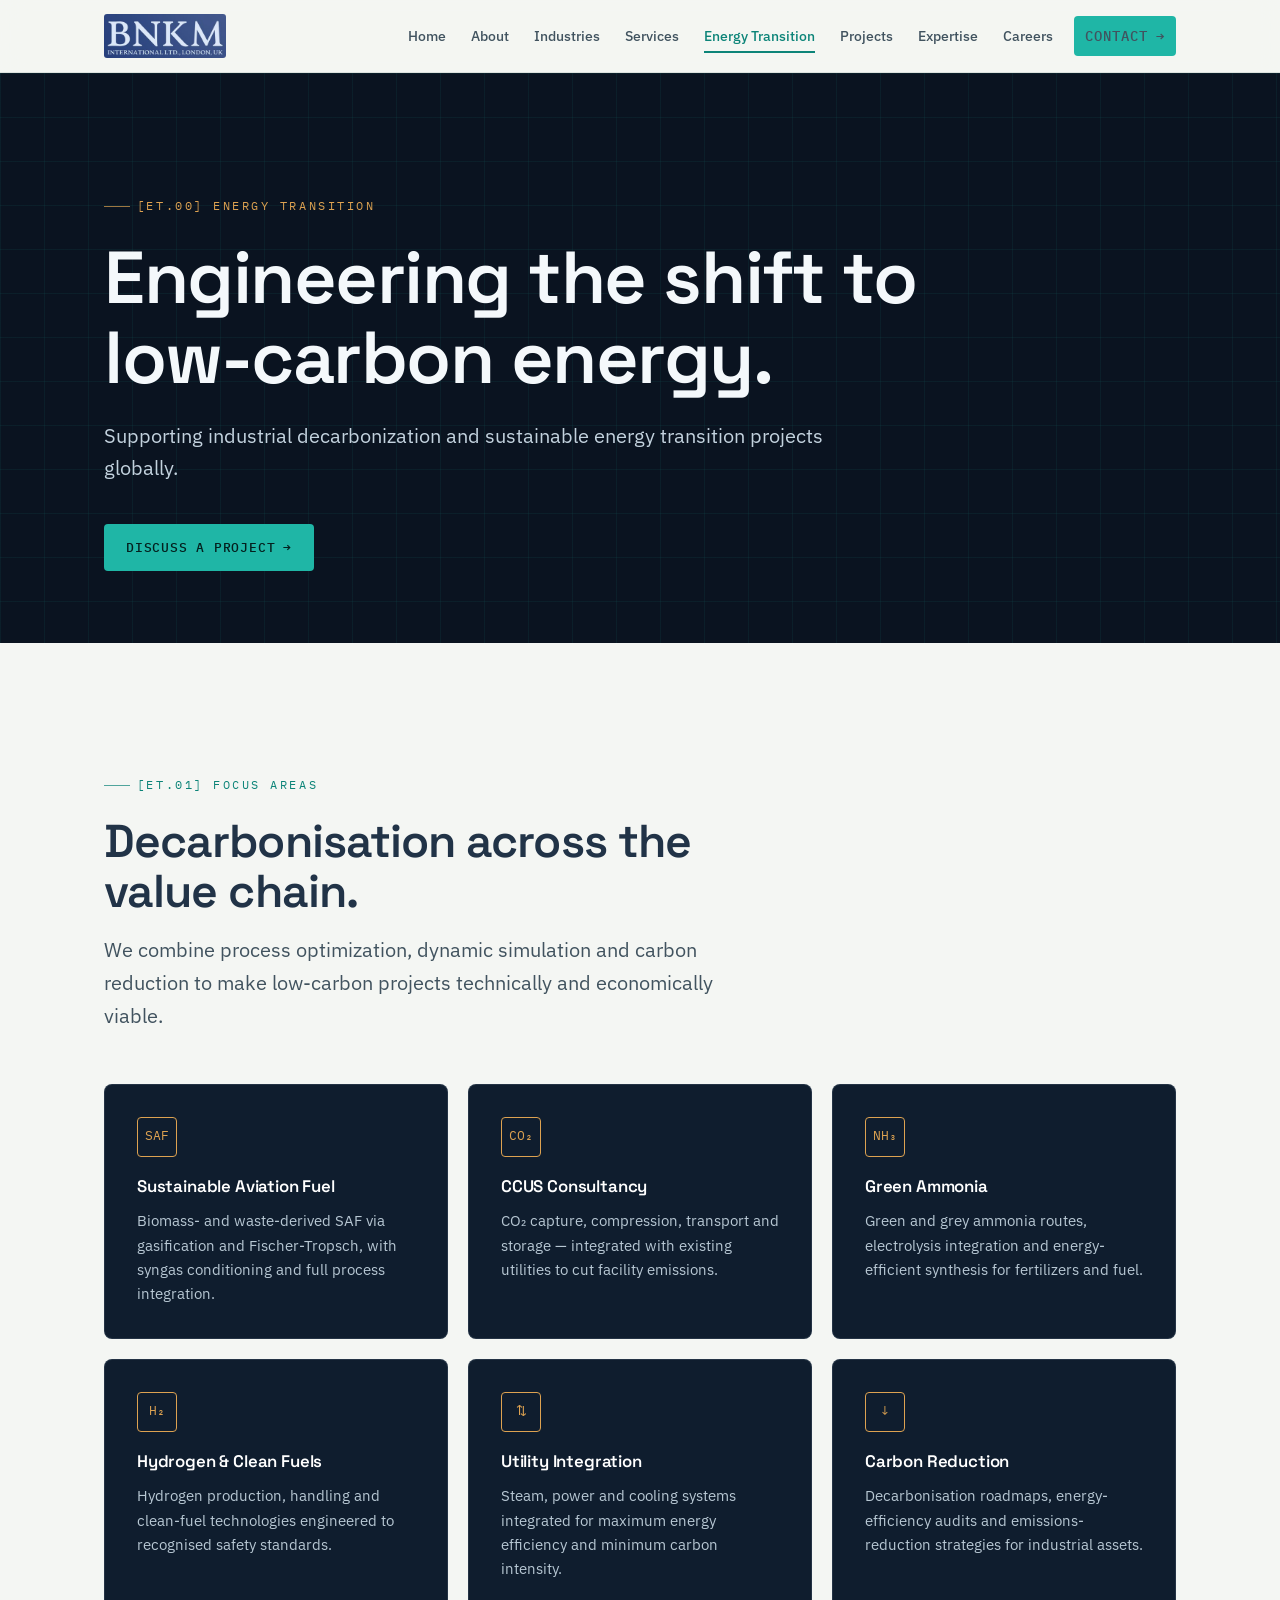
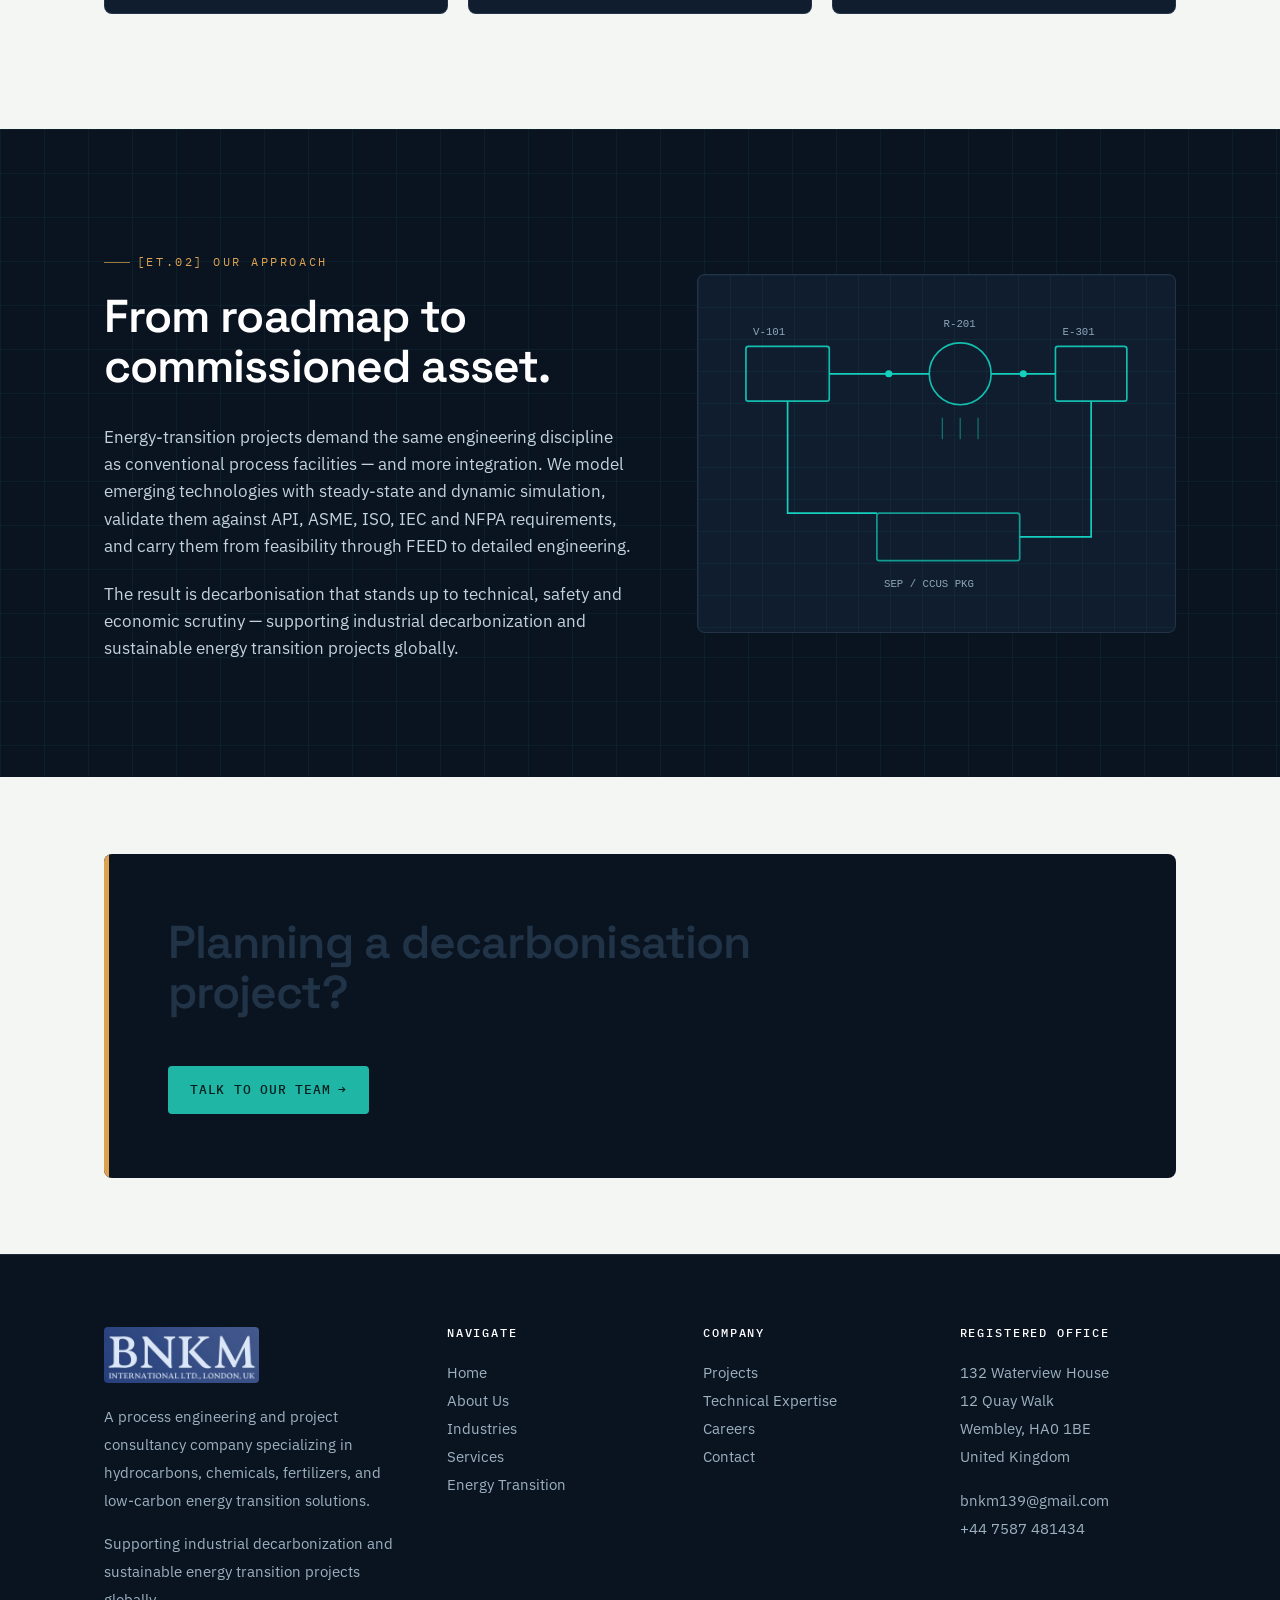
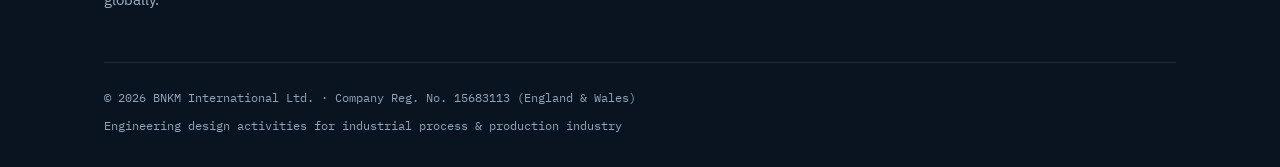
<file: energy-transition.html>
<!DOCTYPE html>
<html lang="en">
<head>
<meta charset="UTF-8">
<meta name="viewport" content="width=device-width, initial-scale=1.0">
<title>Energy Transition — CCUS, SAF, Green Ammonia & Hydrogen | BNKM International</title>
<meta name="description" content="BNKM International engineers the low-carbon energy transition: CCUS consultancy, SAF engineering, green ammonia, hydrogen and carbon reduction. Supporting industrial decarbonization and sustainable energy transition projects globally.">
<meta name="keywords" content="Process Engineering Consultancy, FEED Engineering, Green Ammonia Engineering, CCUS Consultancy, Refinery Engineering Services, SAF Engineering, Detailed Engineering Solutions, process optimization, dynamic simulation, carbon reduction, energy efficiency, utility integration, industrial decarbonization, ASME, API, ISO, IEC, NFPA">
<meta name="author" content="BNKM International Ltd.">
<link rel="canonical" href="https://bnkminternational.co.uk/energy-transition.html">
<meta property="og:type" content="website">
<meta property="og:site_name" content="BNKM International Ltd.">
<meta property="og:title" content="Energy Transition — CCUS, SAF, Green Ammonia & Hydrogen | BNKM International">
<meta property="og:description" content="BNKM International engineers the low-carbon energy transition: CCUS consultancy, SAF engineering, green ammonia, hydrogen and carbon reduction. Supporting industrial decarbonization and sustainable energy transition projects globally.">
<meta property="og:url" content="https://bnkminternational.co.uk/energy-transition.html">
<meta property="og:image" content="https://bnkminternational.co.uk/assets/bnkm-logo.png">
<meta name="twitter:card" content="summary_large_image">
<meta name="twitter:image" content="https://bnkminternational.co.uk/assets/bnkm-logo.png">
<meta name="theme-color" content="#0A1320">
<link rel="icon" href="[data-uri]" type="image/svg+xml">
<link rel="preconnect" href="https://fonts.googleapis.com">
<link rel="preconnect" href="https://fonts.gstatic.com" crossorigin>
<link href="https://fonts.googleapis.com/css2?family=Space+Grotesk:wght@400;500;600;700&family=IBM+Plex+Sans:wght@400;500;600&family=IBM+Plex+Mono:wght@400;500&display=swap" rel="stylesheet">
<style>/* =========================================================================
   BNKM International Ltd. — Process Engineering Consultancy
   Design system: "Engineering datasheet" — blueprint grid, mono spec tags,
   deep slate-navy authority + blueprint-cyan accent.
   ========================================================================= */

:root{
  /* Palette */
  --ink:        #0A1320;   /* deep slate-navy — authority sections      */
  --ink-2:      #0F1D2E;   /* raised panel on ink                       */
  --ink-3:      #16293D;   /* hairline-lit panel                        */
  --paper:      #F4F6F3;   /* warm off-white — primary background       */
  --paper-2:    #FFFFFF;   /* card surface                              */
  --slate:      #213347;   /* heavy text on paper                       */
  --body:       #41535F;   /* body text on paper                        */
  --muted:      #7A8A98;   /* captions / secondary                      */
  --muted-ink:  #8FA6BA;   /* muted on ink                              */
  --accent:     #1FB6A6;   /* blueprint cyan/teal — the single accent   */
  --accent-2:   #14D0BE;   /* brighter accent for ink backgrounds       */
  --accent-deep:#0C8478;
  --amber:      #DDA251;   /* energy-transition warm note (sparing)     */
  --line:       #DDE2DE;   /* hairline on paper                         */
  --line-ink:   rgba(143,166,186,.16); /* hairline on ink              */
  --grid-ink:   rgba(31,182,166,.07);  /* blueprint grid on ink        */
  --grid-paper: rgba(33,51,71,.045);   /* blueprint grid on paper      */

  /* Type */
  --display: "Space Grotesk", system-ui, sans-serif;
  --sans:    "IBM Plex Sans", system-ui, sans-serif;
  --mono:    "IBM Plex Mono", ui-monospace, monospace;

  /* Scale */
  --maxw: 1200px;
  --gutter: clamp(20px, 5vw, 64px);
  --r: 4px;          /* sharp, instrument-like radius */
  --r-lg: 8px;
  --ease: cubic-bezier(.22,.61,.36,1);
}

/* ---------- Reset ---------- */
*{box-sizing:border-box;margin:0;padding:0}
html{scroll-behavior:smooth;-webkit-text-size-adjust:100%}
body{
  font-family:var(--sans);
  background:var(--paper);
  color:var(--body);
  line-height:1.6;
  font-size:17px;
  -webkit-font-smoothing:antialiased;
  text-rendering:optimizeLegibility;
  overflow-x:hidden;
}
img{max-width:100%;display:block}
a{color:inherit;text-decoration:none}
ul{list-style:none}
button{font:inherit;cursor:pointer;border:none;background:none}

/* ---------- Layout primitives ---------- */
.wrap{max-width:var(--maxw);margin-inline:auto;padding-inline:var(--gutter)}
.section{padding-block:clamp(64px,9vw,128px)}
.section--tight{padding-block:clamp(48px,6vw,80px)}
.ink{background:var(--ink);color:#E7EEF4;position:relative}
.ink h1,.ink h2,.ink h3,.ink h4{color:#F4F8FB}
.blueprint{
  background-image:
    linear-gradient(var(--grid-ink) 1px,transparent 1px),
    linear-gradient(90deg,var(--grid-ink) 1px,transparent 1px);
  background-size:44px 44px;
}
.blueprint-paper{
  background-image:
    linear-gradient(var(--grid-paper) 1px,transparent 1px),
    linear-gradient(90deg,var(--grid-paper) 1px,transparent 1px);
  background-size:44px 44px;
}

/* ---------- Typography ---------- */
h1,h2,h3,h4{font-family:var(--display);color:var(--slate);line-height:1.08;font-weight:600;letter-spacing:-.02em}
h1{font-size:clamp(2.5rem,6vw,4.6rem);font-weight:600}
h2{font-size:clamp(1.9rem,3.6vw,3rem)}
h3{font-size:clamp(1.25rem,2vw,1.6rem)}
h4{font-size:1.05rem;letter-spacing:-.01em}
p{max-width:64ch}
strong{color:var(--slate);font-weight:600}
.ink strong{color:#fff}

/* Eyebrow — monospace "coordinate / spec code" */
.eyebrow{
  font-family:var(--mono);
  font-size:.72rem;
  letter-spacing:.22em;
  text-transform:uppercase;
  color:var(--accent-deep);
  display:inline-flex;
  align-items:center;
  gap:.6em;
  margin-bottom:1.4rem;
}
.ink .eyebrow{color:var(--accent-2)}
.eyebrow::before{
  content:"";
  width:26px;height:1px;
  background:currentColor;
  opacity:.7;
}

.lede{font-size:clamp(1.05rem,1.6vw,1.32rem);color:var(--body);max-width:60ch}
.ink .lede{color:#C3D2DE}

/* ---------- Buttons ---------- */
.btn{
  display:inline-flex;align-items:center;gap:.6em;
  font-family:var(--mono);font-size:.82rem;letter-spacing:.06em;
  text-transform:uppercase;font-weight:500;
  padding:.95em 1.6em;border-radius:var(--r);
  transition:.25s var(--ease);
  border:1px solid transparent;
}
.btn .arr{transition:transform .25s var(--ease)}
.btn:hover .arr{transform:translateX(4px)}
.btn--primary{background:var(--accent);color:#04201E}
.btn--primary:hover{background:var(--accent-2)}
.btn--ghost{border-color:var(--line-ink);color:#E7EEF4}
.btn--ghost:hover{border-color:var(--accent-2);color:var(--accent-2)}
.btn--dark{background:var(--slate);color:#fff}
.btn--dark:hover{background:var(--ink)}

/* ---------- Header / Nav ---------- */
.site-head{
  position:sticky;top:0;z-index:50;
  background:rgba(244,246,243,.86);
  backdrop-filter:saturate(180%) blur(14px);
  border-bottom:1px solid var(--line);
}
.site-head.on-ink{background:rgba(10,19,32,.78);border-bottom-color:var(--line-ink)}
.nav{display:flex;align-items:center;justify-content:space-between;gap:2rem;height:72px}
.brand{display:flex;align-items:center;line-height:1.05}
.brand-logo{height:44px;width:auto;display:block;border-radius:3px}
@media(max-width:1080px){.brand-logo{height:40px}}
.brand b{font-family:var(--display);font-weight:600;font-size:1.12rem;letter-spacing:-.02em;color:var(--slate);white-space:nowrap}
.on-ink .brand b{color:#fff}
.brand span{font-family:var(--mono);font-size:.62rem;letter-spacing:.18em;text-transform:uppercase;color:var(--muted)}
.on-ink .brand span{color:var(--muted-ink)}
.nav-links{display:flex;align-items:center;gap:.3rem}
.nav-links a{
  font-size:.9rem;font-weight:500;color:var(--body);white-space:nowrap;
  padding:.5em .7em;border-radius:var(--r);transition:.2s;position:relative;
}
.on-ink .nav-links a{color:#C3D2DE}
.nav-links a:hover{color:var(--slate)}
.on-ink .nav-links a:hover{color:#fff}
.nav-links a.active{color:var(--accent-deep)}
.on-ink .nav-links a.active{color:var(--accent-2)}
.nav-links a.active::after{
  content:"";position:absolute;left:.7em;right:.7em;bottom:.1em;height:2px;background:currentColor;
}
.nav-cta{margin-left:.4rem}
.nav-toggle{display:none;flex-direction:column;gap:5px;padding:8px}
.nav-toggle span{width:24px;height:2px;background:var(--slate);transition:.3s}
.on-ink .nav-toggle span{background:#fff}

@media(max-width:1080px){
  .nav-links{
    position:fixed;inset:72px 0 auto 0;flex-direction:column;align-items:stretch;
    gap:0;background:var(--ink);padding:.5rem var(--gutter) 1.5rem;
    transform:translateY(-130%);transition:transform .35s var(--ease);
    border-bottom:1px solid var(--line-ink);
  }
  .nav-links.open{transform:translateY(0)}
  .nav-links a{color:#C3D2DE;padding:.95em 0;border-bottom:1px solid var(--line-ink);border-radius:0}
  .nav-links a.active::after{display:none}
  .nav-cta{margin:1rem 0 0}
  .nav-cta .btn{width:100%;justify-content:center}
  .nav-toggle{display:flex}
  .nav-toggle.open span:nth-child(1){transform:translateY(7px) rotate(45deg)}
  .nav-toggle.open span:nth-child(2){opacity:0}
  .nav-toggle.open span:nth-child(3){transform:translateY(-7px) rotate(-45deg)}
}

/* ---------- Hero ---------- */
.hero{position:relative;overflow:hidden;padding-block:clamp(80px,12vw,150px)}
.hero::after{ /* schematic corner motif */
  content:"";position:absolute;right:-160px;top:-160px;width:520px;height:520px;
  border:1px solid var(--line-ink);border-radius:50%;
  box-shadow:0 0 0 60px rgba(31,182,166,.03);
  pointer-events:none;
}
.hero .wrap{position:relative;z-index:2}
.hero h1{max-width:18ch}
.hero .lede{margin-top:1.5rem}
.hero-actions{display:flex;flex-wrap:wrap;gap:1rem;margin-top:2.4rem}
.hero-meta{
  margin-top:3.5rem;display:flex;flex-wrap:wrap;gap:1.4rem 2.6rem;
  padding-top:2rem;border-top:1px solid var(--line-ink);
}
.hero-meta div{display:flex;flex-direction:column;gap:.2rem}
.hero-meta b{font-family:var(--display);font-size:1.5rem;color:#fff;font-weight:600}
.hero-meta span{font-family:var(--mono);font-size:.68rem;letter-spacing:.12em;text-transform:uppercase;color:var(--muted-ink)}

/* ---------- Section header ---------- */
.shead{max-width:62ch;margin-bottom:3.2rem}
.shead.center{margin-inline:auto;text-align:center}
.shead.center .eyebrow{justify-content:center}
.shead p{margin-top:1.1rem}

/* ---------- Spec tags (standards / keywords) ---------- */
.spec-row{display:flex;flex-wrap:wrap;gap:.65rem}
.spec{
  font-family:var(--mono);font-size:.74rem;letter-spacing:.05em;
  padding:.5em .85em;border:1px solid var(--line);border-radius:var(--r);
  color:var(--slate);background:var(--paper-2);
  display:inline-flex;align-items:center;gap:.5em;
}
.spec::before{content:"";width:6px;height:6px;background:var(--accent);border-radius:1px}
.ink .spec{background:var(--ink-2);border-color:var(--line-ink);color:#D6E2EC}
.ink .spec::before{background:var(--accent-2)}

/* ---------- Card grid ---------- */
.grid{display:grid;gap:1.25rem}
.grid-2{grid-template-columns:repeat(2,1fr)}
.grid-3{grid-template-columns:repeat(3,1fr)}
.grid-4{grid-template-columns:repeat(4,1fr)}
@media(max-width:900px){.grid-3,.grid-4{grid-template-columns:repeat(2,1fr)}}
@media(max-width:620px){.grid-2,.grid-3,.grid-4{grid-template-columns:1fr}}

.card{
  background:var(--paper-2);border:1px solid var(--line);border-radius:var(--r-lg);
  padding:2rem 1.8rem;transition:.3s var(--ease);position:relative;overflow:hidden;
}
.card::before{ /* top index rule */
  content:"";position:absolute;left:0;top:0;height:3px;width:38px;background:var(--accent);
  transition:width .3s var(--ease);
}
.card:hover{transform:translateY(-4px);border-color:#C9D3CC;box-shadow:0 18px 40px -24px rgba(10,19,32,.25)}
.card:hover::before{width:100%}
.card .idx{font-family:var(--mono);font-size:.72rem;letter-spacing:.12em;color:var(--muted);margin-bottom:1.1rem;display:block}
.card h3{margin-bottom:.9rem}
.card h4{margin-bottom:.7rem;color:var(--slate)}
.card ul.tick li{
  position:relative;padding-left:1.3em;margin-block:.45em;font-size:.96rem;color:var(--body);
}
.card ul.tick li::before{
  content:"";position:absolute;left:0;top:.62em;width:7px;height:7px;
  border:1.5px solid var(--accent);border-radius:1px;
}
.ink .card{background:var(--ink-2);border-color:var(--line-ink)}
.ink .card:hover{border-color:rgba(31,182,166,.4)}
.ink .card ul.tick li{color:#C3D2DE}

/* ---------- Lifecycle (true sequence — numbered) ---------- */
.flow{display:grid;grid-template-columns:repeat(4,1fr);gap:0;position:relative}
@media(max-width:820px){.flow{grid-template-columns:1fr;gap:1px;background:var(--line-ink)}}
.flow-step{padding:2rem 1.6rem;border:1px solid var(--line-ink);margin-left:-1px;background:var(--ink-2);position:relative}
.flow-step:first-child{margin-left:0}
.flow-num{font-family:var(--mono);font-size:.74rem;letter-spacing:.14em;color:var(--accent-2);margin-bottom:1rem;display:flex;align-items:center;gap:.6em}
.flow-num::after{content:"";flex:1;height:1px;background:var(--line-ink)}
.flow-step h4{margin-bottom:1rem;font-size:1.15rem}
.flow-step ul.tick li{position:relative;padding-left:1.2em;font-size:.9rem;margin-block:.4em;color:#B7C7D3}
.flow-step ul.tick li::before{content:"";position:absolute;left:0;top:.6em;width:6px;height:6px;border:1.5px solid var(--accent-2);border-radius:1px}

/* ---------- Stats strip ---------- */
.stats{display:grid;grid-template-columns:repeat(4,1fr);gap:1px;background:var(--line);border:1px solid var(--line);border-radius:var(--r-lg);overflow:hidden}
@media(max-width:620px){.stats{grid-template-columns:repeat(2,1fr)}}
.stat{background:var(--paper-2);padding:2.2rem 1.6rem;text-align:left}
.stat b{font-family:var(--display);font-size:clamp(2rem,4vw,2.9rem);color:var(--slate);font-weight:600;display:block;letter-spacing:-.03em}
.stat span{font-family:var(--mono);font-size:.7rem;letter-spacing:.12em;text-transform:uppercase;color:var(--muted);margin-top:.4rem;display:block}
.ink .stats{background:var(--line-ink);border-color:var(--line-ink)}
.ink .stat{background:var(--ink-2)}
.ink .stat b{color:#fff}

/* ---------- Split feature ---------- */
.split{display:grid;grid-template-columns:1.05fr .95fr;gap:clamp(2rem,5vw,4.5rem);align-items:center}
@media(max-width:880px){.split{grid-template-columns:1fr}}
.split-figure{
  aspect-ratio:4/3;border-radius:var(--r-lg);border:1px solid var(--line-ink);
  background:var(--ink-2);position:relative;overflow:hidden;
}
/* Scene illustration used inside a split figure */
.split-figure.photo{background:var(--ink);padding:0}
.split-figure.photo svg{position:absolute;inset:0;width:100%;height:100%}
.photo-tag{
  position:absolute;left:14px;bottom:12px;z-index:2;
  font-family:var(--mono);font-size:.6rem;letter-spacing:.14em;text-transform:uppercase;
  color:var(--muted-ink);background:rgba(10,19,32,.55);padding:.35em .6em;border-radius:2px;
  backdrop-filter:blur(4px);
}

/* Full-bleed image band */
.imgband{
  position:relative;width:100%;height:clamp(300px,40vw,500px);
  overflow:hidden;background:var(--ink);
}
.imgband svg{position:absolute;inset:0;width:100%;height:100%}
.imgband .cap{
  position:absolute;left:0;right:0;bottom:0;z-index:2;
  padding:clamp(1.6rem,4vw,3rem);
  background:linear-gradient(to top,rgba(6,15,26,.92),rgba(6,15,26,.45) 55%,transparent);
}
.imgband .cap .eyebrow{color:var(--accent-2);margin-bottom:.8rem}
.imgband .cap h3{color:#fff;max-width:30ch;font-size:clamp(1.3rem,2.4vw,2rem)}

/* Schematic illustration block (CSS-only "P&ID" motif) */
.schematic{position:absolute;inset:0;background-image:
  linear-gradient(var(--grid-ink) 1px,transparent 1px),
  linear-gradient(90deg,var(--grid-ink) 1px,transparent 1px);background-size:32px 32px}
.schematic svg{position:absolute;inset:0;width:100%;height:100%}

/* ---------- Numbered reasons (list) ---------- */
.reasons{display:grid;grid-template-columns:repeat(2,1fr);gap:1px;background:var(--line);border:1px solid var(--line);border-radius:var(--r-lg);overflow:hidden}
@media(max-width:760px){.reasons{grid-template-columns:1fr}}
.reason{background:var(--paper-2);padding:1.8rem;display:flex;gap:1.2rem;align-items:flex-start}
.reason b{font-family:var(--mono);font-size:.8rem;color:var(--accent-deep);padding-top:.2rem}
.reason p{font-family:var(--display);font-size:1.1rem;color:var(--slate);line-height:1.3;max-width:38ch}

/* ---------- Standards strip ---------- */
.standards{display:grid;grid-template-columns:repeat(5,1fr);gap:1px;background:var(--line-ink);border:1px solid var(--line-ink);border-radius:var(--r-lg);overflow:hidden}
@media(max-width:760px){.standards{grid-template-columns:repeat(2,1fr)}}
.std{background:var(--ink-2);padding:1.8rem 1.4rem}
.std b{font-family:var(--display);font-size:1.4rem;color:#fff;display:block;letter-spacing:.02em}
.std span{font-family:var(--mono);font-size:.66rem;letter-spacing:.06em;color:var(--muted-ink);margin-top:.5rem;display:block;line-height:1.4}

/* ---------- CTA band ---------- */
.cta-band{background:var(--ink);color:#fff;border-radius:var(--r-lg);padding:clamp(2.5rem,5vw,4rem);position:relative;overflow:hidden}
.cta-band h2{max-width:20ch}
.cta-band .accent-bar{position:absolute;left:0;top:0;bottom:0;width:5px;background:var(--accent)}

/* ---------- Industries / sector cards ---------- */
.sector{background:var(--paper-2);border:1px solid var(--line);border-radius:var(--r-lg);padding:2.2rem;transition:.3s var(--ease)}
.sector:hover{border-color:#C9D3CC;box-shadow:0 18px 40px -26px rgba(10,19,32,.22)}
.sector .tag{font-family:var(--mono);font-size:.7rem;letter-spacing:.12em;text-transform:uppercase;color:var(--accent-deep);margin-bottom:1rem;display:block}
.sector p{margin-bottom:1.2rem;font-size:.98rem}

/* ---------- Project list ---------- */
.proj{
  background:var(--paper-2);border:1px solid var(--line);border-radius:var(--r-lg);
  padding:1.9rem 1.8rem;transition:.3s var(--ease);position:relative;
}
.proj:hover{transform:translateY(-3px);box-shadow:0 18px 40px -26px rgba(10,19,32,.22)}
.proj-phase{font-family:var(--mono);font-size:.68rem;letter-spacing:.1em;text-transform:uppercase;color:#fff;background:var(--accent-deep);padding:.35em .7em;border-radius:2px;display:inline-block;margin-bottom:1.1rem}
.proj h3{font-size:1.3rem;margin-bottom:.4rem}
.proj .loc{font-family:var(--mono);font-size:.78rem;color:var(--muted);margin-bottom:1rem;display:block}

/* ---------- Energy transition pillars ---------- */
.pillar{background:var(--ink-2);border:1px solid var(--line-ink);border-radius:var(--r-lg);padding:2rem;transition:.3s var(--ease)}
.pillar:hover{border-color:rgba(221,162,81,.45)}
.pillar .ico{width:40px;height:40px;border:1px solid var(--amber);border-radius:var(--r);display:grid;place-items:center;color:var(--amber);font-family:var(--mono);font-size:.8rem;margin-bottom:1.3rem}
.pillar h4{color:#fff;margin-bottom:.8rem}
.pillar p{font-size:.95rem;color:#B7C7D3}

/* ---------- Careers ---------- */
.role{background:var(--paper-2);border:1px solid var(--line);border-radius:var(--r-lg);padding:2rem 1.9rem;transition:.3s var(--ease)}
.role:hover{border-color:#C9D3CC;box-shadow:0 18px 40px -26px rgba(10,19,32,.22)}
.role .meta{display:flex;flex-wrap:wrap;gap:.6rem;margin-bottom:1.2rem}
.role .pill{font-family:var(--mono);font-size:.68rem;letter-spacing:.08em;text-transform:uppercase;color:var(--body);border:1px solid var(--line);border-radius:99px;padding:.35em .8em}
.role h3{margin-bottom:.8rem}

/* ---------- Contact ---------- */
.contact-grid{display:grid;grid-template-columns:.9fr 1.1fr;gap:clamp(2rem,5vw,4rem)}
@media(max-width:880px){.contact-grid{grid-template-columns:1fr}}
.cinfo{display:flex;flex-direction:column;gap:1.8rem}
.cinfo .row span{font-family:var(--mono);font-size:.7rem;letter-spacing:.12em;text-transform:uppercase;color:var(--accent-deep);display:block;margin-bottom:.35rem}
.cinfo .row a,.cinfo .row p{color:var(--slate);font-size:1.05rem}
.form{background:var(--paper-2);border:1px solid var(--line);border-radius:var(--r-lg);padding:clamp(1.8rem,4vw,2.6rem)}
.field{margin-bottom:1.4rem}
.field label{font-family:var(--mono);font-size:.72rem;letter-spacing:.1em;text-transform:uppercase;color:var(--body);display:block;margin-bottom:.55rem}
.field input,.field textarea{
  width:100%;font-family:var(--sans);font-size:1rem;color:var(--slate);
  background:var(--paper);border:1px solid var(--line);border-radius:var(--r);
  padding:.85em 1em;transition:.2s;
}
.field input:focus,.field textarea:focus{outline:none;border-color:var(--accent);box-shadow:0 0 0 3px rgba(31,182,166,.15)}
.field textarea{resize:vertical;min-height:130px}

/* ---------- Footer ---------- */
.site-foot{background:var(--ink);color:#B7C7D3;padding-block:clamp(3rem,6vw,4.5rem) 2rem;border-top:1px solid var(--line-ink)}
.foot-grid{display:grid;grid-template-columns:1.4fr 1fr 1fr 1fr;gap:2.5rem}
@media(max-width:820px){.foot-grid{grid-template-columns:1fr 1fr}}
@media(max-width:480px){.foot-grid{grid-template-columns:1fr}}
.foot-grid h4{color:#fff;font-family:var(--mono);font-size:.72rem;letter-spacing:.16em;text-transform:uppercase;margin-bottom:1.2rem;font-weight:500}
.foot-grid p,.foot-grid a{font-size:.92rem;color:#9DB1C0;line-height:1.9}
.foot-grid a:hover{color:var(--accent-2)}
.foot-brand b{font-family:var(--display);font-size:1.3rem;color:#fff;display:block;margin-bottom:.8rem}
.foot-logo{height:56px;width:auto;display:block;margin-bottom:1.2rem;border-radius:4px}
.foot-bottom{margin-top:3rem;padding-top:1.6rem;border-top:1px solid var(--line-ink);font-family:var(--mono);font-size:.72rem;color:var(--muted-ink);display:flex;flex-wrap:wrap;gap:.6rem 1.5rem;justify-content:space-between}

/* ---------- Page hero (interior pages) ---------- */
.phero{padding-block:clamp(70px,9vw,120px) clamp(50px,6vw,72px);position:relative;overflow:hidden}
.phero h1{max-width:20ch}
.phero .lede{margin-top:1.4rem}

/* ---------- Prose ---------- */
.prose p{margin-bottom:1.3rem}
.prose p:last-child{margin-bottom:0}

/* ---------- Reveal animation ---------- */
.reveal{opacity:0;transform:translateY(22px);transition:opacity .7s var(--ease),transform .7s var(--ease)}
.reveal.in{opacity:1;transform:none}
@media(prefers-reduced-motion:reduce){
  .reveal{opacity:1;transform:none;transition:none}
  html{scroll-behavior:auto}
  *{animation:none!important}
}

/* ---------- Utility ---------- */
.mt-1{margin-top:1rem}.mt-2{margin-top:2rem}.mt-3{margin-top:3rem}
.center{text-align:center}
.divider{height:1px;background:var(--line-ink);border:none;margin-block:3rem}
</style>
<noscript><style>.reveal{opacity:1!important;transform:none!important}</style></noscript>
<script type="application/ld+json">
{
  "@context":"https://schema.org",
  "@type":"ProfessionalService",
  "name":"BNKM International Ltd.",
  "description":"A process engineering and project consultancy company specializing in hydrocarbons, chemicals, fertilizers, and low-carbon energy transition solutions.",
  "url":"https://bnkminternational.co.uk",
  "email":"bnkm139@gmail.com",
  "telephone":"+44-7587481434",
  "foundingDate":"2024",
  "address":{"@type":"PostalAddress","streetAddress":"132 Waterview House, 12 Quay Walk","addressLocality":"Wembley","postalCode":"HA0 1BE","addressCountry":"GB"},
  "areaServed":"Worldwide",
  "knowsAbout":["Process Engineering Consultancy","FEED Engineering","Detailed Engineering Solutions","Green Ammonia Engineering","CCUS Consultancy","Refinery Engineering Services","SAF Engineering","Carbon Capture Utilisation and Storage","Dynamic Simulation","Energy Efficiency","Process Optimization","Industrial Decarbonization"]
}
</script>
</head>
<body>
<header class="site-head" id="siteHead">
  <div class="wrap">
    <nav class="nav" aria-label="Primary">
      <a href="index.html" class="brand" aria-label="BNKM International Ltd. — home">
        <img class="brand-logo" src="[data-uri]" width="415" height="150" alt="BNKM International Ltd., London, UK">
      </a>
      <div class="nav-links" id="navLinks">
        <a href="index.html">Home</a>
        <a href="about.html">About</a>
        <a href="industries.html">Industries</a>
        <a href="services.html">Services</a>
        <a href="energy-transition.html" class="active" aria-current="page">Energy Transition</a>
        <a href="projects.html">Projects</a>
        <a href="expertise.html">Expertise</a>
        <a href="careers.html">Careers</a>
        <div class="nav-cta"><a class="btn btn--primary" href="contact.html">Contact <span class="arr">&rarr;</span></a></div>
      </div>
      <button class="nav-toggle" id="navToggle" aria-label="Menu" aria-expanded="false" aria-controls="navLinks">
        <span></span><span></span><span></span>
      </button>
    </nav>
  </div>
</header>
<main>
<section class="phero ink blueprint">
  <div class="wrap">
    <p class="eyebrow reveal" style="color:var(--amber)">[ET.00] Energy transition</p>
    <h1 class="reveal">Engineering the shift to low-carbon energy.</h1>
    <p class="lede reveal">Supporting industrial decarbonization and sustainable energy transition projects globally.</p>
    <div class="hero-actions reveal"><a class="btn btn--primary" href="contact.html">Discuss a project <span class="arr">&rarr;</span></a></div>
  </div>
</section>

<section class="section">
  <div class="wrap">
    <div class="shead reveal"><p class="eyebrow">[ET.01] Focus areas</p><h2>Decarbonisation across the value chain.</h2><p class="lede">We combine process optimization, dynamic simulation and carbon reduction to make low-carbon projects technically and economically viable.</p></div>
    <div class="grid grid-3">
      <article class="pillar reveal"><div class="ico">SAF</div><h4>Sustainable Aviation Fuel</h4><p>Biomass- and waste-derived SAF via gasification and Fischer-Tropsch, with syngas conditioning and full process integration.</p></article>
      <article class="pillar reveal"><div class="ico">CO&#8322;</div><h4>CCUS Consultancy</h4><p>CO&#8322; capture, compression, transport and storage &mdash; integrated with existing utilities to cut facility emissions.</p></article>
      <article class="pillar reveal"><div class="ico">NH&#8323;</div><h4>Green Ammonia</h4><p>Green and grey ammonia routes, electrolysis integration and energy-efficient synthesis for fertilizers and fuel.</p></article>
      <article class="pillar reveal"><div class="ico">H&#8322;</div><h4>Hydrogen &amp; Clean Fuels</h4><p>Hydrogen production, handling and clean-fuel technologies engineered to recognised safety standards.</p></article>
      <article class="pillar reveal"><div class="ico">&#8645;</div><h4>Utility Integration</h4><p>Steam, power and cooling systems integrated for maximum energy efficiency and minimum carbon intensity.</p></article>
      <article class="pillar reveal"><div class="ico">&#8595;</div><h4>Carbon Reduction</h4><p>Decarbonisation roadmaps, energy-efficiency audits and emissions-reduction strategies for industrial assets.</p></article>
    </div>
  </div>
</section>

<section class="section ink blueprint">
  <div class="wrap split">
    <div class="reveal prose">
      <p class="eyebrow" style="color:var(--amber)">[ET.02] Our approach</p>
      <h2 style="color:#fff">From roadmap to commissioned asset.</h2>
      <p class="mt-2" style="color:#C3D2DE">Energy-transition projects demand the same engineering discipline as conventional process facilities &mdash; and more integration. We model emerging technologies with steady-state and dynamic simulation, validate them against API, ASME, ISO, IEC and NFPA requirements, and carry them from feasibility through FEED to detailed engineering.</p>
      <p style="color:#C3D2DE">The result is decarbonisation that stands up to technical, safety and economic scrutiny &mdash; supporting industrial decarbonization and sustainable energy transition projects globally.</p>
    </div>
    <div class="split-figure" aria-hidden="true">
  <div class="schematic">
    <svg viewBox="0 0 400 300" fill="none" stroke="var(--accent-2)" stroke-width="1.4">
      <rect x="40" y="60" width="70" height="46" rx="2" opacity=".9"/>
      <circle cx="220" cy="83" r="26" opacity=".9"/>
      <rect x="300" y="60" width="60" height="46" rx="2" opacity=".9"/>
      <rect x="150" y="200" width="120" height="40" rx="2" opacity=".7"/>
      <path d="M110 83 H194" stroke-dasharray="0"/>
      <path d="M246 83 H300"/>
      <path d="M75 106 V200 H150"/>
      <path d="M330 106 V220 H270"/>
      <circle cx="160" cy="83" r="3" fill="var(--accent-2)" stroke="none"/>
      <circle cx="273" cy="83" r="3" fill="var(--accent-2)" stroke="none"/>
      <path d="M205 120 v18 M220 120 v18 M235 120 v18" stroke-width="1" opacity=".5"/>
      <text x="46" y="50" font-family="monospace" font-size="9" fill="var(--muted-ink)" stroke="none">V-101</text>
      <text x="206" y="44" font-family="monospace" font-size="9" fill="var(--muted-ink)" stroke="none">R-201</text>
      <text x="306" y="50" font-family="monospace" font-size="9" fill="var(--muted-ink)" stroke="none">E-301</text>
      <text x="156" y="262" font-family="monospace" font-size="9" fill="var(--muted-ink)" stroke="none">SEP / CCUS PKG</text>
    </svg>
  </div>
</div>
  </div>
</section>

<section class="section--tight">
  <div class="wrap"><div class="cta-band reveal"><div class="accent-bar" style="background:var(--amber)"></div>
    <h2>Planning a decarbonisation project?</h2>
    <a class="btn btn--primary mt-3" href="contact.html">Talk to our team <span class="arr">&rarr;</span></a>
  </div></div>
</section>
</main>
<footer class="site-foot">
  <div class="wrap">
    <div class="foot-grid">
      <div class="foot-brand">
        <img class="foot-logo" src="[data-uri]" width="415" height="150" alt="BNKM International Ltd., London, UK">
        <p>A process engineering and project consultancy company specializing in hydrocarbons, chemicals, fertilizers, and low-carbon energy transition solutions.</p>
        <p style="margin-top:1rem">Supporting industrial decarbonization and sustainable energy transition projects globally.</p>
      </div>
      <div>
        <h4>Navigate</h4>
        <p><a href="index.html">Home</a></p>
        <p><a href="about.html">About Us</a></p>
        <p><a href="industries.html">Industries</a></p>
        <p><a href="services.html">Services</a></p>
        <p><a href="energy-transition.html">Energy Transition</a></p>
      </div>
      <div>
        <h4>Company</h4>
        <p><a href="projects.html">Projects</a></p>
        <p><a href="expertise.html">Technical Expertise</a></p>
        <p><a href="careers.html">Careers</a></p>
        <p><a href="contact.html">Contact</a></p>
      </div>
      <div>
        <h4>Registered Office</h4>
        <p>132 Waterview House<br>12 Quay Walk<br>Wembley, HA0 1BE<br>United Kingdom</p>
        <p style="margin-top:1rem"><a href="mailto:bnkm139@gmail.com">bnkm139@gmail.com</a><br><a href="tel:+447587481434">+44 7587 481434</a></p>
      </div>
    </div>
    <div class="foot-bottom">
      <span>&copy; <span data-year>2026</span> BNKM International Ltd. &middot; Company Reg. No. 15683113 (England &amp; Wales)</span>
      <span>Engineering design activities for industrial process &amp; production industry</span>
    </div>
  </div>
</footer>
<script>/* BNKM International — shared interactions */
(function () {
  "use strict";

  // ---- Mobile nav toggle ----
  var toggle = document.querySelector(".nav-toggle");
  var links = document.querySelector(".nav-links");
  if (toggle && links) {
    toggle.addEventListener("click", function () {
      var open = links.classList.toggle("open");
      toggle.classList.toggle("open", open);
      toggle.setAttribute("aria-expanded", open ? "true" : "false");
    });
    links.querySelectorAll("a").forEach(function (a) {
      a.addEventListener("click", function () {
        links.classList.remove("open");
        toggle.classList.remove("open");
        toggle.setAttribute("aria-expanded", "false");
      });
    });
  }

  // ---- Current year ----
  var yr = document.querySelector("[data-year]");
  if (yr) yr.textContent = new Date().getFullYear();

  // ---- Scroll reveal ----
  var revealEls = document.querySelectorAll(".reveal");
  if ("IntersectionObserver" in window && revealEls.length) {
    var io = new IntersectionObserver(function (entries) {
      entries.forEach(function (e) {
        if (e.isIntersecting) {
          e.target.classList.add("in");
          io.unobserve(e.target);
        }
      });
    }, { threshold: 0.12, rootMargin: "0px 0px -8% 0px" });
    revealEls.forEach(function (el) { io.observe(el); });
  } else {
    revealEls.forEach(function (el) { el.classList.add("in"); });
  }

  // ---- Contact form (front-end only stub) ----
  var form = document.querySelector("[data-contact-form]");
  if (form) {
    form.addEventListener("submit", function (e) {
      e.preventDefault();
      var note = form.querySelector("[data-form-note]");
      if (note) {
        note.textContent =
          "Thank you — your enquiry has been recorded. Connect this form to your mail handler (e.g. Netlify Forms or Formspree) to receive submissions.";
        note.style.display = "block";
      }
      form.reset();
    });
  }
})();
</script>
</body>
</html>
</file>
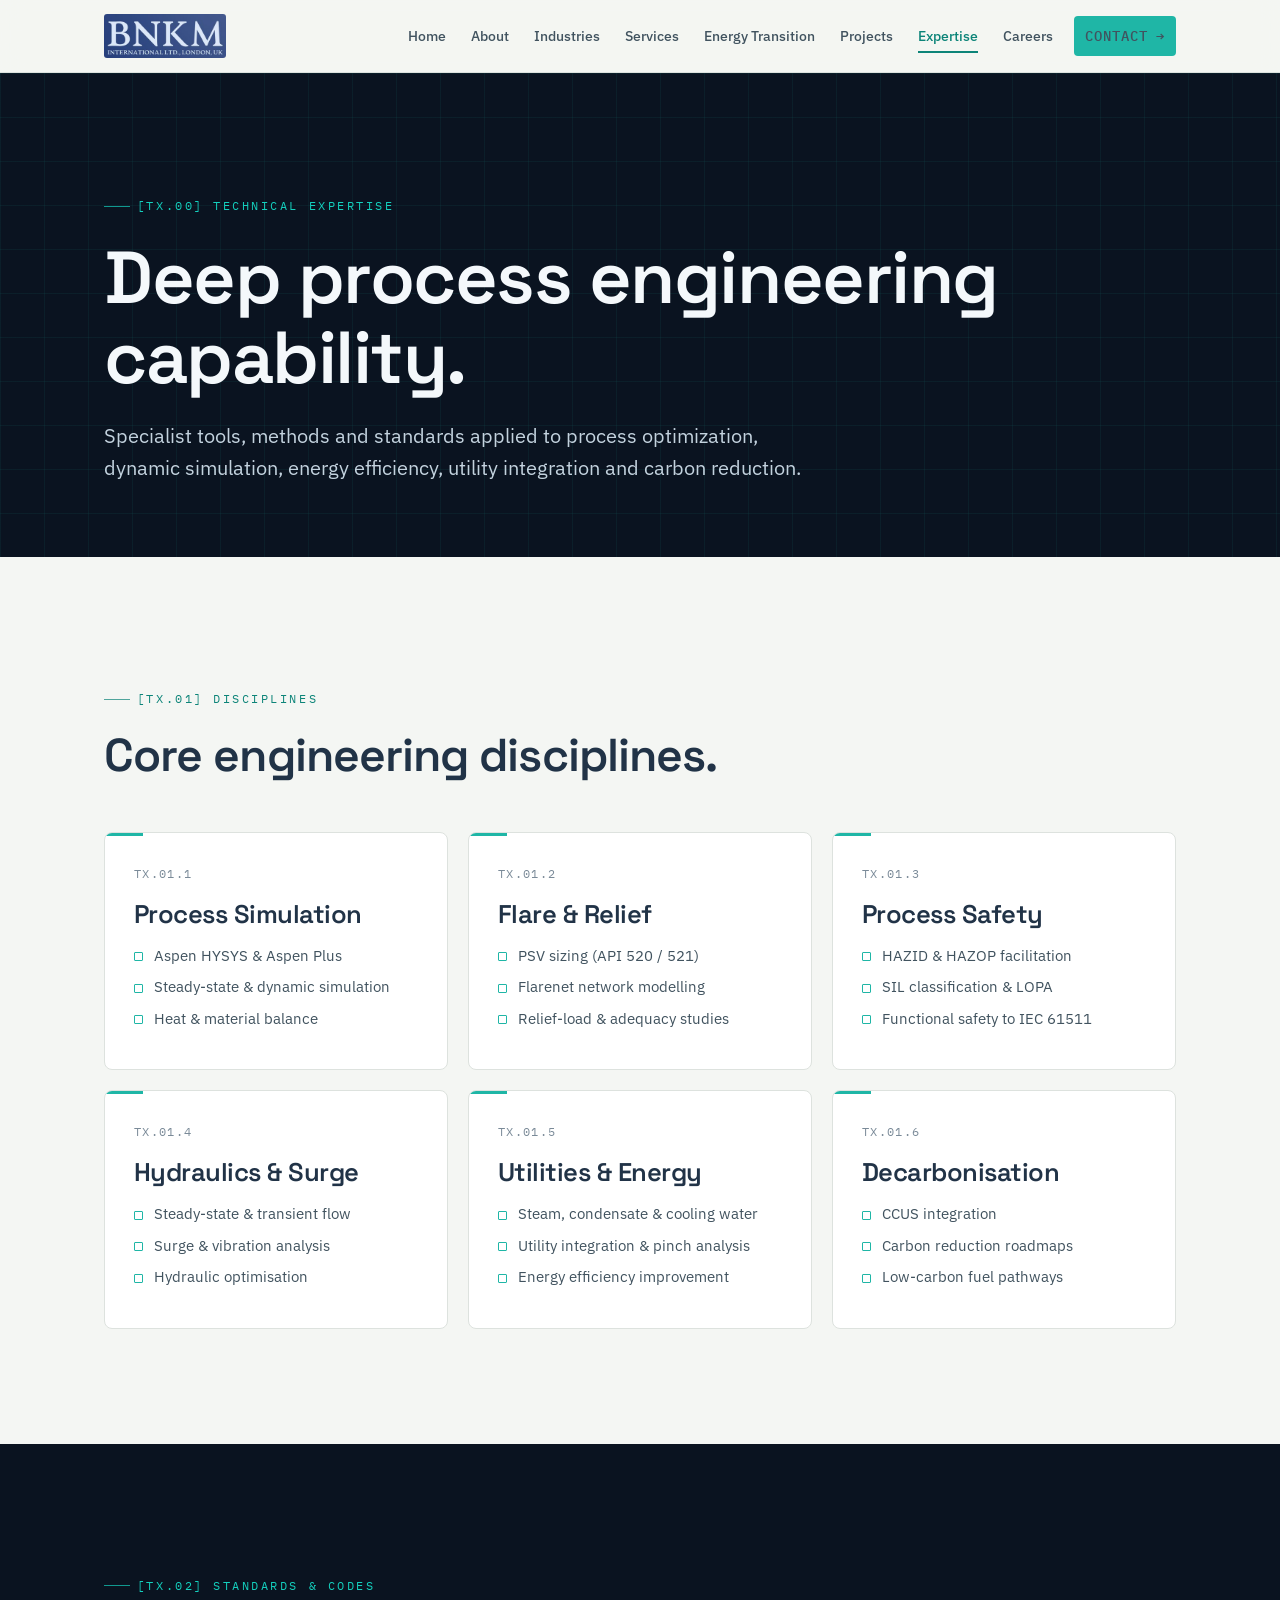
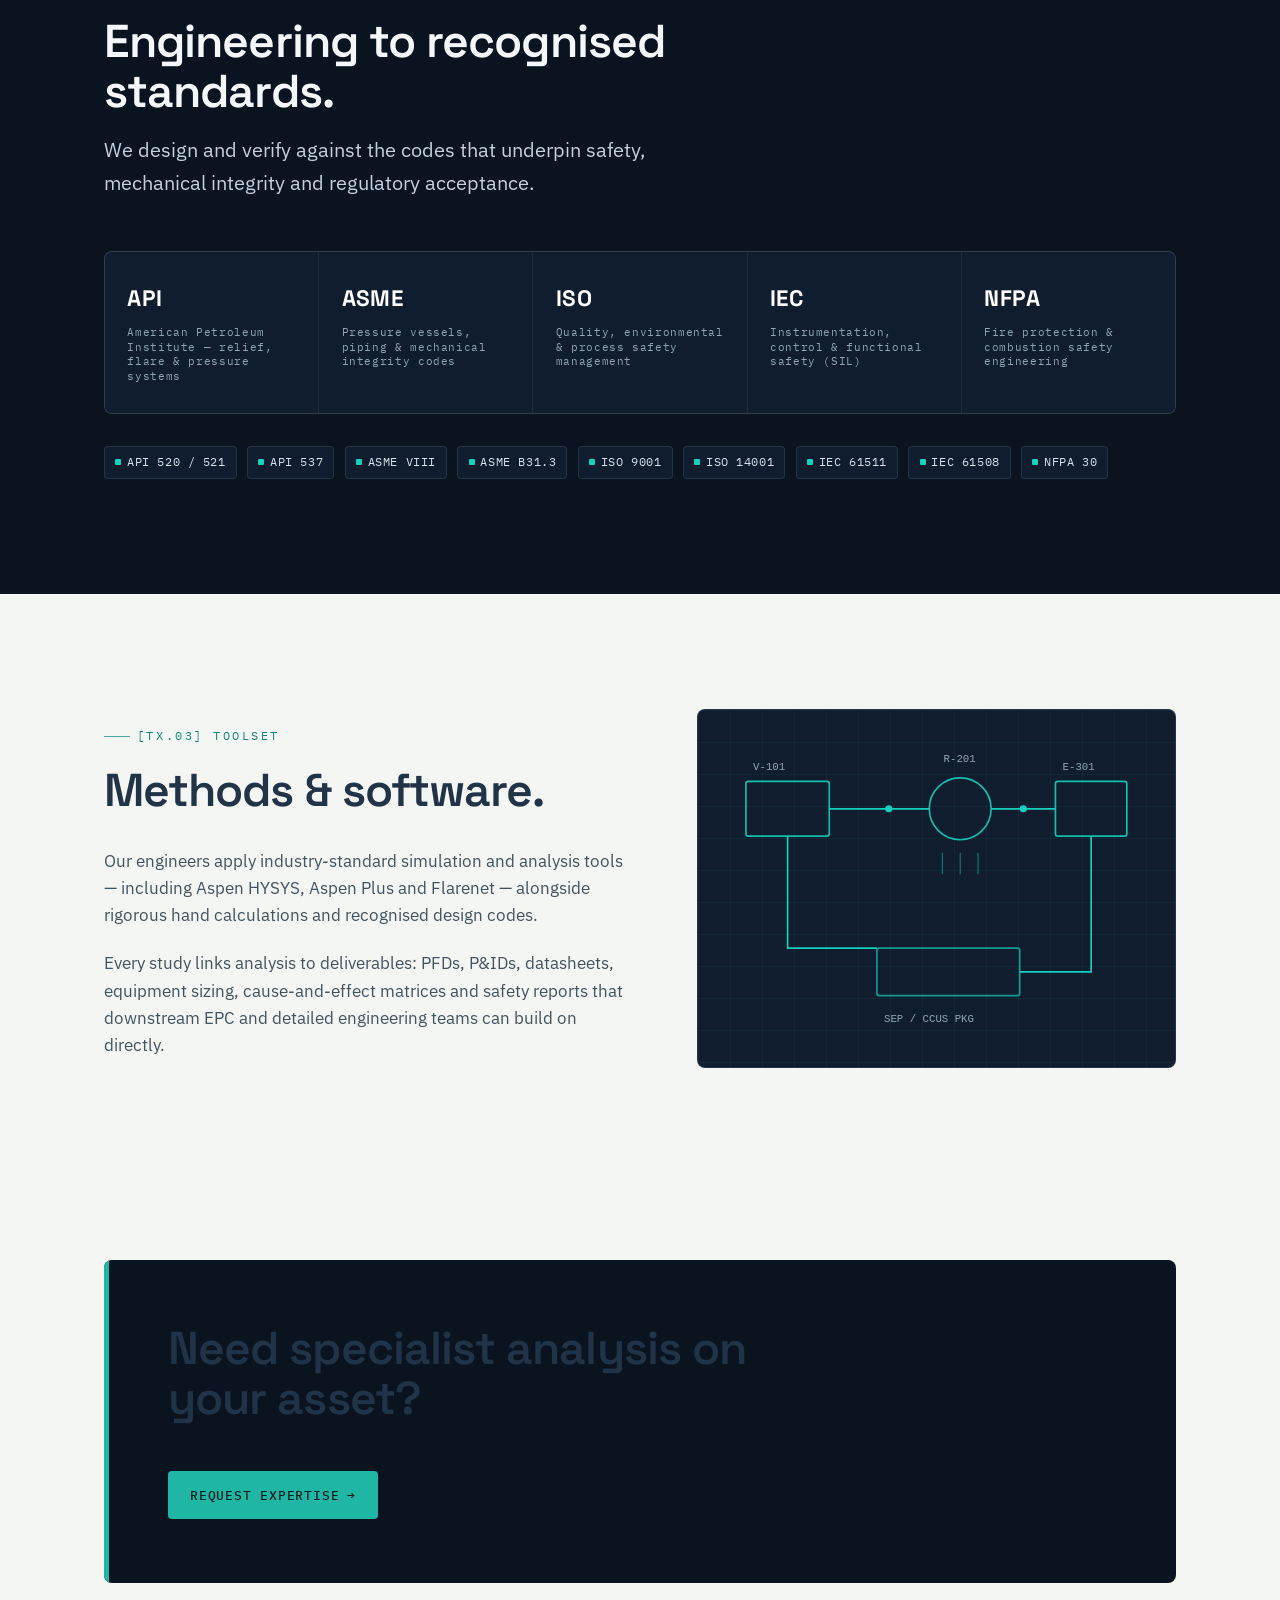
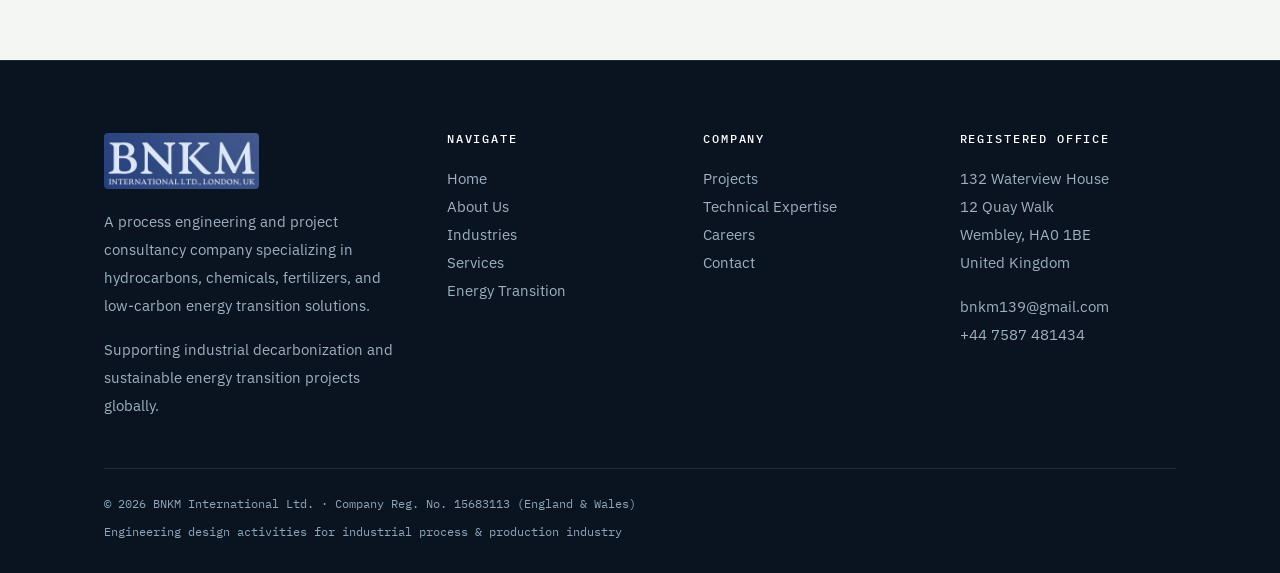
<file: expertise.html>
<!DOCTYPE html>
<html lang="en">
<head>
<meta charset="UTF-8">
<meta name="viewport" content="width=device-width, initial-scale=1.0">
<title>Technical Expertise — Simulation, Flare, Safety & Standards | BNKM International</title>
<meta name="description" content="BNKM International technical expertise: process simulation, flare & relief, process safety (HAZOP, SIL, LOPA), surge analysis, utilities and decarbonisation — engineered to API, ASME, ISO, IEC and NFPA standards.">
<meta name="keywords" content="Process Engineering Consultancy, FEED Engineering, Green Ammonia Engineering, CCUS Consultancy, Refinery Engineering Services, SAF Engineering, Detailed Engineering Solutions, process optimization, dynamic simulation, carbon reduction, energy efficiency, utility integration, industrial decarbonization, ASME, API, ISO, IEC, NFPA">
<meta name="author" content="BNKM International Ltd.">
<link rel="canonical" href="https://bnkminternational.co.uk/expertise.html">
<meta property="og:type" content="website">
<meta property="og:site_name" content="BNKM International Ltd.">
<meta property="og:title" content="Technical Expertise — Simulation, Flare, Safety & Standards | BNKM International">
<meta property="og:description" content="BNKM International technical expertise: process simulation, flare & relief, process safety (HAZOP, SIL, LOPA), surge analysis, utilities and decarbonisation — engineered to API, ASME, ISO, IEC and NFPA standards.">
<meta property="og:url" content="https://bnkminternational.co.uk/expertise.html">
<meta property="og:image" content="https://bnkminternational.co.uk/assets/bnkm-logo.png">
<meta name="twitter:card" content="summary_large_image">
<meta name="twitter:image" content="https://bnkminternational.co.uk/assets/bnkm-logo.png">
<meta name="theme-color" content="#0A1320">
<link rel="icon" href="[data-uri]" type="image/svg+xml">
<link rel="preconnect" href="https://fonts.googleapis.com">
<link rel="preconnect" href="https://fonts.gstatic.com" crossorigin>
<link href="https://fonts.googleapis.com/css2?family=Space+Grotesk:wght@400;500;600;700&family=IBM+Plex+Sans:wght@400;500;600&family=IBM+Plex+Mono:wght@400;500&display=swap" rel="stylesheet">
<style>/* =========================================================================
   BNKM International Ltd. — Process Engineering Consultancy
   Design system: "Engineering datasheet" — blueprint grid, mono spec tags,
   deep slate-navy authority + blueprint-cyan accent.
   ========================================================================= */

:root{
  /* Palette */
  --ink:        #0A1320;   /* deep slate-navy — authority sections      */
  --ink-2:      #0F1D2E;   /* raised panel on ink                       */
  --ink-3:      #16293D;   /* hairline-lit panel                        */
  --paper:      #F4F6F3;   /* warm off-white — primary background       */
  --paper-2:    #FFFFFF;   /* card surface                              */
  --slate:      #213347;   /* heavy text on paper                       */
  --body:       #41535F;   /* body text on paper                        */
  --muted:      #7A8A98;   /* captions / secondary                      */
  --muted-ink:  #8FA6BA;   /* muted on ink                              */
  --accent:     #1FB6A6;   /* blueprint cyan/teal — the single accent   */
  --accent-2:   #14D0BE;   /* brighter accent for ink backgrounds       */
  --accent-deep:#0C8478;
  --amber:      #DDA251;   /* energy-transition warm note (sparing)     */
  --line:       #DDE2DE;   /* hairline on paper                         */
  --line-ink:   rgba(143,166,186,.16); /* hairline on ink              */
  --grid-ink:   rgba(31,182,166,.07);  /* blueprint grid on ink        */
  --grid-paper: rgba(33,51,71,.045);   /* blueprint grid on paper      */

  /* Type */
  --display: "Space Grotesk", system-ui, sans-serif;
  --sans:    "IBM Plex Sans", system-ui, sans-serif;
  --mono:    "IBM Plex Mono", ui-monospace, monospace;

  /* Scale */
  --maxw: 1200px;
  --gutter: clamp(20px, 5vw, 64px);
  --r: 4px;          /* sharp, instrument-like radius */
  --r-lg: 8px;
  --ease: cubic-bezier(.22,.61,.36,1);
}

/* ---------- Reset ---------- */
*{box-sizing:border-box;margin:0;padding:0}
html{scroll-behavior:smooth;-webkit-text-size-adjust:100%}
body{
  font-family:var(--sans);
  background:var(--paper);
  color:var(--body);
  line-height:1.6;
  font-size:17px;
  -webkit-font-smoothing:antialiased;
  text-rendering:optimizeLegibility;
  overflow-x:hidden;
}
img{max-width:100%;display:block}
a{color:inherit;text-decoration:none}
ul{list-style:none}
button{font:inherit;cursor:pointer;border:none;background:none}

/* ---------- Layout primitives ---------- */
.wrap{max-width:var(--maxw);margin-inline:auto;padding-inline:var(--gutter)}
.section{padding-block:clamp(64px,9vw,128px)}
.section--tight{padding-block:clamp(48px,6vw,80px)}
.ink{background:var(--ink);color:#E7EEF4;position:relative}
.ink h1,.ink h2,.ink h3,.ink h4{color:#F4F8FB}
.blueprint{
  background-image:
    linear-gradient(var(--grid-ink) 1px,transparent 1px),
    linear-gradient(90deg,var(--grid-ink) 1px,transparent 1px);
  background-size:44px 44px;
}
.blueprint-paper{
  background-image:
    linear-gradient(var(--grid-paper) 1px,transparent 1px),
    linear-gradient(90deg,var(--grid-paper) 1px,transparent 1px);
  background-size:44px 44px;
}

/* ---------- Typography ---------- */
h1,h2,h3,h4{font-family:var(--display);color:var(--slate);line-height:1.08;font-weight:600;letter-spacing:-.02em}
h1{font-size:clamp(2.5rem,6vw,4.6rem);font-weight:600}
h2{font-size:clamp(1.9rem,3.6vw,3rem)}
h3{font-size:clamp(1.25rem,2vw,1.6rem)}
h4{font-size:1.05rem;letter-spacing:-.01em}
p{max-width:64ch}
strong{color:var(--slate);font-weight:600}
.ink strong{color:#fff}

/* Eyebrow — monospace "coordinate / spec code" */
.eyebrow{
  font-family:var(--mono);
  font-size:.72rem;
  letter-spacing:.22em;
  text-transform:uppercase;
  color:var(--accent-deep);
  display:inline-flex;
  align-items:center;
  gap:.6em;
  margin-bottom:1.4rem;
}
.ink .eyebrow{color:var(--accent-2)}
.eyebrow::before{
  content:"";
  width:26px;height:1px;
  background:currentColor;
  opacity:.7;
}

.lede{font-size:clamp(1.05rem,1.6vw,1.32rem);color:var(--body);max-width:60ch}
.ink .lede{color:#C3D2DE}

/* ---------- Buttons ---------- */
.btn{
  display:inline-flex;align-items:center;gap:.6em;
  font-family:var(--mono);font-size:.82rem;letter-spacing:.06em;
  text-transform:uppercase;font-weight:500;
  padding:.95em 1.6em;border-radius:var(--r);
  transition:.25s var(--ease);
  border:1px solid transparent;
}
.btn .arr{transition:transform .25s var(--ease)}
.btn:hover .arr{transform:translateX(4px)}
.btn--primary{background:var(--accent);color:#04201E}
.btn--primary:hover{background:var(--accent-2)}
.btn--ghost{border-color:var(--line-ink);color:#E7EEF4}
.btn--ghost:hover{border-color:var(--accent-2);color:var(--accent-2)}
.btn--dark{background:var(--slate);color:#fff}
.btn--dark:hover{background:var(--ink)}

/* ---------- Header / Nav ---------- */
.site-head{
  position:sticky;top:0;z-index:50;
  background:rgba(244,246,243,.86);
  backdrop-filter:saturate(180%) blur(14px);
  border-bottom:1px solid var(--line);
}
.site-head.on-ink{background:rgba(10,19,32,.78);border-bottom-color:var(--line-ink)}
.nav{display:flex;align-items:center;justify-content:space-between;gap:2rem;height:72px}
.brand{display:flex;align-items:center;line-height:1.05}
.brand-logo{height:44px;width:auto;display:block;border-radius:3px}
@media(max-width:1080px){.brand-logo{height:40px}}
.brand b{font-family:var(--display);font-weight:600;font-size:1.12rem;letter-spacing:-.02em;color:var(--slate);white-space:nowrap}
.on-ink .brand b{color:#fff}
.brand span{font-family:var(--mono);font-size:.62rem;letter-spacing:.18em;text-transform:uppercase;color:var(--muted)}
.on-ink .brand span{color:var(--muted-ink)}
.nav-links{display:flex;align-items:center;gap:.3rem}
.nav-links a{
  font-size:.9rem;font-weight:500;color:var(--body);white-space:nowrap;
  padding:.5em .7em;border-radius:var(--r);transition:.2s;position:relative;
}
.on-ink .nav-links a{color:#C3D2DE}
.nav-links a:hover{color:var(--slate)}
.on-ink .nav-links a:hover{color:#fff}
.nav-links a.active{color:var(--accent-deep)}
.on-ink .nav-links a.active{color:var(--accent-2)}
.nav-links a.active::after{
  content:"";position:absolute;left:.7em;right:.7em;bottom:.1em;height:2px;background:currentColor;
}
.nav-cta{margin-left:.4rem}
.nav-toggle{display:none;flex-direction:column;gap:5px;padding:8px}
.nav-toggle span{width:24px;height:2px;background:var(--slate);transition:.3s}
.on-ink .nav-toggle span{background:#fff}

@media(max-width:1080px){
  .nav-links{
    position:fixed;inset:72px 0 auto 0;flex-direction:column;align-items:stretch;
    gap:0;background:var(--ink);padding:.5rem var(--gutter) 1.5rem;
    transform:translateY(-130%);transition:transform .35s var(--ease);
    border-bottom:1px solid var(--line-ink);
  }
  .nav-links.open{transform:translateY(0)}
  .nav-links a{color:#C3D2DE;padding:.95em 0;border-bottom:1px solid var(--line-ink);border-radius:0}
  .nav-links a.active::after{display:none}
  .nav-cta{margin:1rem 0 0}
  .nav-cta .btn{width:100%;justify-content:center}
  .nav-toggle{display:flex}
  .nav-toggle.open span:nth-child(1){transform:translateY(7px) rotate(45deg)}
  .nav-toggle.open span:nth-child(2){opacity:0}
  .nav-toggle.open span:nth-child(3){transform:translateY(-7px) rotate(-45deg)}
}

/* ---------- Hero ---------- */
.hero{position:relative;overflow:hidden;padding-block:clamp(80px,12vw,150px)}
.hero::after{ /* schematic corner motif */
  content:"";position:absolute;right:-160px;top:-160px;width:520px;height:520px;
  border:1px solid var(--line-ink);border-radius:50%;
  box-shadow:0 0 0 60px rgba(31,182,166,.03);
  pointer-events:none;
}
.hero .wrap{position:relative;z-index:2}
.hero h1{max-width:18ch}
.hero .lede{margin-top:1.5rem}
.hero-actions{display:flex;flex-wrap:wrap;gap:1rem;margin-top:2.4rem}
.hero-meta{
  margin-top:3.5rem;display:flex;flex-wrap:wrap;gap:1.4rem 2.6rem;
  padding-top:2rem;border-top:1px solid var(--line-ink);
}
.hero-meta div{display:flex;flex-direction:column;gap:.2rem}
.hero-meta b{font-family:var(--display);font-size:1.5rem;color:#fff;font-weight:600}
.hero-meta span{font-family:var(--mono);font-size:.68rem;letter-spacing:.12em;text-transform:uppercase;color:var(--muted-ink)}

/* ---------- Section header ---------- */
.shead{max-width:62ch;margin-bottom:3.2rem}
.shead.center{margin-inline:auto;text-align:center}
.shead.center .eyebrow{justify-content:center}
.shead p{margin-top:1.1rem}

/* ---------- Spec tags (standards / keywords) ---------- */
.spec-row{display:flex;flex-wrap:wrap;gap:.65rem}
.spec{
  font-family:var(--mono);font-size:.74rem;letter-spacing:.05em;
  padding:.5em .85em;border:1px solid var(--line);border-radius:var(--r);
  color:var(--slate);background:var(--paper-2);
  display:inline-flex;align-items:center;gap:.5em;
}
.spec::before{content:"";width:6px;height:6px;background:var(--accent);border-radius:1px}
.ink .spec{background:var(--ink-2);border-color:var(--line-ink);color:#D6E2EC}
.ink .spec::before{background:var(--accent-2)}

/* ---------- Card grid ---------- */
.grid{display:grid;gap:1.25rem}
.grid-2{grid-template-columns:repeat(2,1fr)}
.grid-3{grid-template-columns:repeat(3,1fr)}
.grid-4{grid-template-columns:repeat(4,1fr)}
@media(max-width:900px){.grid-3,.grid-4{grid-template-columns:repeat(2,1fr)}}
@media(max-width:620px){.grid-2,.grid-3,.grid-4{grid-template-columns:1fr}}

.card{
  background:var(--paper-2);border:1px solid var(--line);border-radius:var(--r-lg);
  padding:2rem 1.8rem;transition:.3s var(--ease);position:relative;overflow:hidden;
}
.card::before{ /* top index rule */
  content:"";position:absolute;left:0;top:0;height:3px;width:38px;background:var(--accent);
  transition:width .3s var(--ease);
}
.card:hover{transform:translateY(-4px);border-color:#C9D3CC;box-shadow:0 18px 40px -24px rgba(10,19,32,.25)}
.card:hover::before{width:100%}
.card .idx{font-family:var(--mono);font-size:.72rem;letter-spacing:.12em;color:var(--muted);margin-bottom:1.1rem;display:block}
.card h3{margin-bottom:.9rem}
.card h4{margin-bottom:.7rem;color:var(--slate)}
.card ul.tick li{
  position:relative;padding-left:1.3em;margin-block:.45em;font-size:.96rem;color:var(--body);
}
.card ul.tick li::before{
  content:"";position:absolute;left:0;top:.62em;width:7px;height:7px;
  border:1.5px solid var(--accent);border-radius:1px;
}
.ink .card{background:var(--ink-2);border-color:var(--line-ink)}
.ink .card:hover{border-color:rgba(31,182,166,.4)}
.ink .card ul.tick li{color:#C3D2DE}

/* ---------- Lifecycle (true sequence — numbered) ---------- */
.flow{display:grid;grid-template-columns:repeat(4,1fr);gap:0;position:relative}
@media(max-width:820px){.flow{grid-template-columns:1fr;gap:1px;background:var(--line-ink)}}
.flow-step{padding:2rem 1.6rem;border:1px solid var(--line-ink);margin-left:-1px;background:var(--ink-2);position:relative}
.flow-step:first-child{margin-left:0}
.flow-num{font-family:var(--mono);font-size:.74rem;letter-spacing:.14em;color:var(--accent-2);margin-bottom:1rem;display:flex;align-items:center;gap:.6em}
.flow-num::after{content:"";flex:1;height:1px;background:var(--line-ink)}
.flow-step h4{margin-bottom:1rem;font-size:1.15rem}
.flow-step ul.tick li{position:relative;padding-left:1.2em;font-size:.9rem;margin-block:.4em;color:#B7C7D3}
.flow-step ul.tick li::before{content:"";position:absolute;left:0;top:.6em;width:6px;height:6px;border:1.5px solid var(--accent-2);border-radius:1px}

/* ---------- Stats strip ---------- */
.stats{display:grid;grid-template-columns:repeat(4,1fr);gap:1px;background:var(--line);border:1px solid var(--line);border-radius:var(--r-lg);overflow:hidden}
@media(max-width:620px){.stats{grid-template-columns:repeat(2,1fr)}}
.stat{background:var(--paper-2);padding:2.2rem 1.6rem;text-align:left}
.stat b{font-family:var(--display);font-size:clamp(2rem,4vw,2.9rem);color:var(--slate);font-weight:600;display:block;letter-spacing:-.03em}
.stat span{font-family:var(--mono);font-size:.7rem;letter-spacing:.12em;text-transform:uppercase;color:var(--muted);margin-top:.4rem;display:block}
.ink .stats{background:var(--line-ink);border-color:var(--line-ink)}
.ink .stat{background:var(--ink-2)}
.ink .stat b{color:#fff}

/* ---------- Split feature ---------- */
.split{display:grid;grid-template-columns:1.05fr .95fr;gap:clamp(2rem,5vw,4.5rem);align-items:center}
@media(max-width:880px){.split{grid-template-columns:1fr}}
.split-figure{
  aspect-ratio:4/3;border-radius:var(--r-lg);border:1px solid var(--line-ink);
  background:var(--ink-2);position:relative;overflow:hidden;
}
/* Scene illustration used inside a split figure */
.split-figure.photo{background:var(--ink);padding:0}
.split-figure.photo svg{position:absolute;inset:0;width:100%;height:100%}
.photo-tag{
  position:absolute;left:14px;bottom:12px;z-index:2;
  font-family:var(--mono);font-size:.6rem;letter-spacing:.14em;text-transform:uppercase;
  color:var(--muted-ink);background:rgba(10,19,32,.55);padding:.35em .6em;border-radius:2px;
  backdrop-filter:blur(4px);
}

/* Full-bleed image band */
.imgband{
  position:relative;width:100%;height:clamp(300px,40vw,500px);
  overflow:hidden;background:var(--ink);
}
.imgband svg{position:absolute;inset:0;width:100%;height:100%}
.imgband .cap{
  position:absolute;left:0;right:0;bottom:0;z-index:2;
  padding:clamp(1.6rem,4vw,3rem);
  background:linear-gradient(to top,rgba(6,15,26,.92),rgba(6,15,26,.45) 55%,transparent);
}
.imgband .cap .eyebrow{color:var(--accent-2);margin-bottom:.8rem}
.imgband .cap h3{color:#fff;max-width:30ch;font-size:clamp(1.3rem,2.4vw,2rem)}

/* Schematic illustration block (CSS-only "P&ID" motif) */
.schematic{position:absolute;inset:0;background-image:
  linear-gradient(var(--grid-ink) 1px,transparent 1px),
  linear-gradient(90deg,var(--grid-ink) 1px,transparent 1px);background-size:32px 32px}
.schematic svg{position:absolute;inset:0;width:100%;height:100%}

/* ---------- Numbered reasons (list) ---------- */
.reasons{display:grid;grid-template-columns:repeat(2,1fr);gap:1px;background:var(--line);border:1px solid var(--line);border-radius:var(--r-lg);overflow:hidden}
@media(max-width:760px){.reasons{grid-template-columns:1fr}}
.reason{background:var(--paper-2);padding:1.8rem;display:flex;gap:1.2rem;align-items:flex-start}
.reason b{font-family:var(--mono);font-size:.8rem;color:var(--accent-deep);padding-top:.2rem}
.reason p{font-family:var(--display);font-size:1.1rem;color:var(--slate);line-height:1.3;max-width:38ch}

/* ---------- Standards strip ---------- */
.standards{display:grid;grid-template-columns:repeat(5,1fr);gap:1px;background:var(--line-ink);border:1px solid var(--line-ink);border-radius:var(--r-lg);overflow:hidden}
@media(max-width:760px){.standards{grid-template-columns:repeat(2,1fr)}}
.std{background:var(--ink-2);padding:1.8rem 1.4rem}
.std b{font-family:var(--display);font-size:1.4rem;color:#fff;display:block;letter-spacing:.02em}
.std span{font-family:var(--mono);font-size:.66rem;letter-spacing:.06em;color:var(--muted-ink);margin-top:.5rem;display:block;line-height:1.4}

/* ---------- CTA band ---------- */
.cta-band{background:var(--ink);color:#fff;border-radius:var(--r-lg);padding:clamp(2.5rem,5vw,4rem);position:relative;overflow:hidden}
.cta-band h2{max-width:20ch}
.cta-band .accent-bar{position:absolute;left:0;top:0;bottom:0;width:5px;background:var(--accent)}

/* ---------- Industries / sector cards ---------- */
.sector{background:var(--paper-2);border:1px solid var(--line);border-radius:var(--r-lg);padding:2.2rem;transition:.3s var(--ease)}
.sector:hover{border-color:#C9D3CC;box-shadow:0 18px 40px -26px rgba(10,19,32,.22)}
.sector .tag{font-family:var(--mono);font-size:.7rem;letter-spacing:.12em;text-transform:uppercase;color:var(--accent-deep);margin-bottom:1rem;display:block}
.sector p{margin-bottom:1.2rem;font-size:.98rem}

/* ---------- Project list ---------- */
.proj{
  background:var(--paper-2);border:1px solid var(--line);border-radius:var(--r-lg);
  padding:1.9rem 1.8rem;transition:.3s var(--ease);position:relative;
}
.proj:hover{transform:translateY(-3px);box-shadow:0 18px 40px -26px rgba(10,19,32,.22)}
.proj-phase{font-family:var(--mono);font-size:.68rem;letter-spacing:.1em;text-transform:uppercase;color:#fff;background:var(--accent-deep);padding:.35em .7em;border-radius:2px;display:inline-block;margin-bottom:1.1rem}
.proj h3{font-size:1.3rem;margin-bottom:.4rem}
.proj .loc{font-family:var(--mono);font-size:.78rem;color:var(--muted);margin-bottom:1rem;display:block}

/* ---------- Energy transition pillars ---------- */
.pillar{background:var(--ink-2);border:1px solid var(--line-ink);border-radius:var(--r-lg);padding:2rem;transition:.3s var(--ease)}
.pillar:hover{border-color:rgba(221,162,81,.45)}
.pillar .ico{width:40px;height:40px;border:1px solid var(--amber);border-radius:var(--r);display:grid;place-items:center;color:var(--amber);font-family:var(--mono);font-size:.8rem;margin-bottom:1.3rem}
.pillar h4{color:#fff;margin-bottom:.8rem}
.pillar p{font-size:.95rem;color:#B7C7D3}

/* ---------- Careers ---------- */
.role{background:var(--paper-2);border:1px solid var(--line);border-radius:var(--r-lg);padding:2rem 1.9rem;transition:.3s var(--ease)}
.role:hover{border-color:#C9D3CC;box-shadow:0 18px 40px -26px rgba(10,19,32,.22)}
.role .meta{display:flex;flex-wrap:wrap;gap:.6rem;margin-bottom:1.2rem}
.role .pill{font-family:var(--mono);font-size:.68rem;letter-spacing:.08em;text-transform:uppercase;color:var(--body);border:1px solid var(--line);border-radius:99px;padding:.35em .8em}
.role h3{margin-bottom:.8rem}

/* ---------- Contact ---------- */
.contact-grid{display:grid;grid-template-columns:.9fr 1.1fr;gap:clamp(2rem,5vw,4rem)}
@media(max-width:880px){.contact-grid{grid-template-columns:1fr}}
.cinfo{display:flex;flex-direction:column;gap:1.8rem}
.cinfo .row span{font-family:var(--mono);font-size:.7rem;letter-spacing:.12em;text-transform:uppercase;color:var(--accent-deep);display:block;margin-bottom:.35rem}
.cinfo .row a,.cinfo .row p{color:var(--slate);font-size:1.05rem}
.form{background:var(--paper-2);border:1px solid var(--line);border-radius:var(--r-lg);padding:clamp(1.8rem,4vw,2.6rem)}
.field{margin-bottom:1.4rem}
.field label{font-family:var(--mono);font-size:.72rem;letter-spacing:.1em;text-transform:uppercase;color:var(--body);display:block;margin-bottom:.55rem}
.field input,.field textarea{
  width:100%;font-family:var(--sans);font-size:1rem;color:var(--slate);
  background:var(--paper);border:1px solid var(--line);border-radius:var(--r);
  padding:.85em 1em;transition:.2s;
}
.field input:focus,.field textarea:focus{outline:none;border-color:var(--accent);box-shadow:0 0 0 3px rgba(31,182,166,.15)}
.field textarea{resize:vertical;min-height:130px}

/* ---------- Footer ---------- */
.site-foot{background:var(--ink);color:#B7C7D3;padding-block:clamp(3rem,6vw,4.5rem) 2rem;border-top:1px solid var(--line-ink)}
.foot-grid{display:grid;grid-template-columns:1.4fr 1fr 1fr 1fr;gap:2.5rem}
@media(max-width:820px){.foot-grid{grid-template-columns:1fr 1fr}}
@media(max-width:480px){.foot-grid{grid-template-columns:1fr}}
.foot-grid h4{color:#fff;font-family:var(--mono);font-size:.72rem;letter-spacing:.16em;text-transform:uppercase;margin-bottom:1.2rem;font-weight:500}
.foot-grid p,.foot-grid a{font-size:.92rem;color:#9DB1C0;line-height:1.9}
.foot-grid a:hover{color:var(--accent-2)}
.foot-brand b{font-family:var(--display);font-size:1.3rem;color:#fff;display:block;margin-bottom:.8rem}
.foot-logo{height:56px;width:auto;display:block;margin-bottom:1.2rem;border-radius:4px}
.foot-bottom{margin-top:3rem;padding-top:1.6rem;border-top:1px solid var(--line-ink);font-family:var(--mono);font-size:.72rem;color:var(--muted-ink);display:flex;flex-wrap:wrap;gap:.6rem 1.5rem;justify-content:space-between}

/* ---------- Page hero (interior pages) ---------- */
.phero{padding-block:clamp(70px,9vw,120px) clamp(50px,6vw,72px);position:relative;overflow:hidden}
.phero h1{max-width:20ch}
.phero .lede{margin-top:1.4rem}

/* ---------- Prose ---------- */
.prose p{margin-bottom:1.3rem}
.prose p:last-child{margin-bottom:0}

/* ---------- Reveal animation ---------- */
.reveal{opacity:0;transform:translateY(22px);transition:opacity .7s var(--ease),transform .7s var(--ease)}
.reveal.in{opacity:1;transform:none}
@media(prefers-reduced-motion:reduce){
  .reveal{opacity:1;transform:none;transition:none}
  html{scroll-behavior:auto}
  *{animation:none!important}
}

/* ---------- Utility ---------- */
.mt-1{margin-top:1rem}.mt-2{margin-top:2rem}.mt-3{margin-top:3rem}
.center{text-align:center}
.divider{height:1px;background:var(--line-ink);border:none;margin-block:3rem}
</style>
<noscript><style>.reveal{opacity:1!important;transform:none!important}</style></noscript>
<script type="application/ld+json">
{
  "@context":"https://schema.org",
  "@type":"ProfessionalService",
  "name":"BNKM International Ltd.",
  "description":"A process engineering and project consultancy company specializing in hydrocarbons, chemicals, fertilizers, and low-carbon energy transition solutions.",
  "url":"https://bnkminternational.co.uk",
  "email":"bnkm139@gmail.com",
  "telephone":"+44-7587481434",
  "foundingDate":"2024",
  "address":{"@type":"PostalAddress","streetAddress":"132 Waterview House, 12 Quay Walk","addressLocality":"Wembley","postalCode":"HA0 1BE","addressCountry":"GB"},
  "areaServed":"Worldwide",
  "knowsAbout":["Process Engineering Consultancy","FEED Engineering","Detailed Engineering Solutions","Green Ammonia Engineering","CCUS Consultancy","Refinery Engineering Services","SAF Engineering","Carbon Capture Utilisation and Storage","Dynamic Simulation","Energy Efficiency","Process Optimization","Industrial Decarbonization"]
}
</script>
</head>
<body>
<header class="site-head" id="siteHead">
  <div class="wrap">
    <nav class="nav" aria-label="Primary">
      <a href="index.html" class="brand" aria-label="BNKM International Ltd. — home">
        <img class="brand-logo" src="[data-uri]" width="415" height="150" alt="BNKM International Ltd., London, UK">
      </a>
      <div class="nav-links" id="navLinks">
        <a href="index.html">Home</a>
        <a href="about.html">About</a>
        <a href="industries.html">Industries</a>
        <a href="services.html">Services</a>
        <a href="energy-transition.html">Energy Transition</a>
        <a href="projects.html">Projects</a>
        <a href="expertise.html" class="active" aria-current="page">Expertise</a>
        <a href="careers.html">Careers</a>
        <div class="nav-cta"><a class="btn btn--primary" href="contact.html">Contact <span class="arr">&rarr;</span></a></div>
      </div>
      <button class="nav-toggle" id="navToggle" aria-label="Menu" aria-expanded="false" aria-controls="navLinks">
        <span></span><span></span><span></span>
      </button>
    </nav>
  </div>
</header>
<main>
<section class="phero ink blueprint">
  <div class="wrap">
    <p class="eyebrow reveal">[TX.00] Technical expertise</p>
    <h1 class="reveal">Deep process engineering capability.</h1>
    <p class="lede reveal">Specialist tools, methods and standards applied to process optimization, dynamic simulation, energy efficiency, utility integration and carbon reduction.</p>
  </div>
</section>

<section class="section">
  <div class="wrap">
    <div class="shead reveal"><p class="eyebrow">[TX.01] Disciplines</p><h2>Core engineering disciplines.</h2></div>
    <div class="grid grid-3">
      <article class="card reveal"><span class="idx">TX.01.1</span><h3>Process Simulation</h3><ul class="tick"><li>Aspen HYSYS &amp; Aspen Plus</li><li>Steady-state &amp; dynamic simulation</li><li>Heat &amp; material balance</li></ul></article>
      <article class="card reveal"><span class="idx">TX.01.2</span><h3>Flare &amp; Relief</h3><ul class="tick"><li>PSV sizing (API 520 / 521)</li><li>Flarenet network modelling</li><li>Relief-load &amp; adequacy studies</li></ul></article>
      <article class="card reveal"><span class="idx">TX.01.3</span><h3>Process Safety</h3><ul class="tick"><li>HAZID &amp; HAZOP facilitation</li><li>SIL classification &amp; LOPA</li><li>Functional safety to IEC 61511</li></ul></article>
      <article class="card reveal"><span class="idx">TX.01.4</span><h3>Hydraulics &amp; Surge</h3><ul class="tick"><li>Steady-state &amp; transient flow</li><li>Surge &amp; vibration analysis</li><li>Hydraulic optimisation</li></ul></article>
      <article class="card reveal"><span class="idx">TX.01.5</span><h3>Utilities &amp; Energy</h3><ul class="tick"><li>Steam, condensate &amp; cooling water</li><li>Utility integration &amp; pinch analysis</li><li>Energy efficiency improvement</li></ul></article>
      <article class="card reveal"><span class="idx">TX.01.6</span><h3>Decarbonisation</h3><ul class="tick"><li>CCUS integration</li><li>Carbon reduction roadmaps</li><li>Low-carbon fuel pathways</li></ul></article>
    </div>
  </div>
</section>

<section class="section ink">
  <div class="wrap">
    <div class="shead reveal"><p class="eyebrow">[TX.02] Standards &amp; codes</p><h2>Engineering to recognised standards.</h2><p class="lede">We design and verify against the codes that underpin safety, mechanical integrity and regulatory acceptance.</p></div>
    <div class="standards reveal">
      <div class="std"><b>API</b><span>American Petroleum Institute &mdash; relief, flare &amp; pressure systems</span></div>
      <div class="std"><b>ASME</b><span>Pressure vessels, piping &amp; mechanical integrity codes</span></div>
      <div class="std"><b>ISO</b><span>Quality, environmental &amp; process safety management</span></div>
      <div class="std"><b>IEC</b><span>Instrumentation, control &amp; functional safety (SIL)</span></div>
      <div class="std"><b>NFPA</b><span>Fire protection &amp; combustion safety engineering</span></div>
    </div>
    <div class="spec-row reveal" style="margin-top:2rem">
      <span class="spec">API 520 / 521</span><span class="spec">API 537</span><span class="spec">ASME VIII</span>
      <span class="spec">ASME B31.3</span><span class="spec">ISO 9001</span><span class="spec">ISO 14001</span>
      <span class="spec">IEC 61511</span><span class="spec">IEC 61508</span><span class="spec">NFPA 30</span>
    </div>
  </div>
</section>

<section class="section">
  <div class="wrap split">
    <div class="reveal prose">
      <p class="eyebrow">[TX.03] Toolset</p>
      <h2>Methods &amp; software.</h2>
      <p class="mt-2">Our engineers apply industry-standard simulation and analysis tools &mdash; including Aspen HYSYS, Aspen Plus and Flarenet &mdash; alongside rigorous hand calculations and recognised design codes.</p>
      <p>Every study links analysis to deliverables: PFDs, P&amp;IDs, datasheets, equipment sizing, cause-and-effect matrices and safety reports that downstream EPC and detailed engineering teams can build on directly.</p>
    </div>
    <div class="split-figure" aria-hidden="true">
  <div class="schematic">
    <svg viewBox="0 0 400 300" fill="none" stroke="var(--accent-2)" stroke-width="1.4">
      <rect x="40" y="60" width="70" height="46" rx="2" opacity=".9"/>
      <circle cx="220" cy="83" r="26" opacity=".9"/>
      <rect x="300" y="60" width="60" height="46" rx="2" opacity=".9"/>
      <rect x="150" y="200" width="120" height="40" rx="2" opacity=".7"/>
      <path d="M110 83 H194" stroke-dasharray="0"/>
      <path d="M246 83 H300"/>
      <path d="M75 106 V200 H150"/>
      <path d="M330 106 V220 H270"/>
      <circle cx="160" cy="83" r="3" fill="var(--accent-2)" stroke="none"/>
      <circle cx="273" cy="83" r="3" fill="var(--accent-2)" stroke="none"/>
      <path d="M205 120 v18 M220 120 v18 M235 120 v18" stroke-width="1" opacity=".5"/>
      <text x="46" y="50" font-family="monospace" font-size="9" fill="var(--muted-ink)" stroke="none">V-101</text>
      <text x="206" y="44" font-family="monospace" font-size="9" fill="var(--muted-ink)" stroke="none">R-201</text>
      <text x="306" y="50" font-family="monospace" font-size="9" fill="var(--muted-ink)" stroke="none">E-301</text>
      <text x="156" y="262" font-family="monospace" font-size="9" fill="var(--muted-ink)" stroke="none">SEP / CCUS PKG</text>
    </svg>
  </div>
</div>
  </div>
</section>

<section class="section--tight">
  <div class="wrap"><div class="cta-band reveal"><div class="accent-bar"></div>
    <h2>Need specialist analysis on your asset?</h2>
    <a class="btn btn--primary mt-3" href="contact.html">Request expertise <span class="arr">&rarr;</span></a>
  </div></div>
</section>
</main>
<footer class="site-foot">
  <div class="wrap">
    <div class="foot-grid">
      <div class="foot-brand">
        <img class="foot-logo" src="[data-uri]" width="415" height="150" alt="BNKM International Ltd., London, UK">
        <p>A process engineering and project consultancy company specializing in hydrocarbons, chemicals, fertilizers, and low-carbon energy transition solutions.</p>
        <p style="margin-top:1rem">Supporting industrial decarbonization and sustainable energy transition projects globally.</p>
      </div>
      <div>
        <h4>Navigate</h4>
        <p><a href="index.html">Home</a></p>
        <p><a href="about.html">About Us</a></p>
        <p><a href="industries.html">Industries</a></p>
        <p><a href="services.html">Services</a></p>
        <p><a href="energy-transition.html">Energy Transition</a></p>
      </div>
      <div>
        <h4>Company</h4>
        <p><a href="projects.html">Projects</a></p>
        <p><a href="expertise.html">Technical Expertise</a></p>
        <p><a href="careers.html">Careers</a></p>
        <p><a href="contact.html">Contact</a></p>
      </div>
      <div>
        <h4>Registered Office</h4>
        <p>132 Waterview House<br>12 Quay Walk<br>Wembley, HA0 1BE<br>United Kingdom</p>
        <p style="margin-top:1rem"><a href="mailto:bnkm139@gmail.com">bnkm139@gmail.com</a><br><a href="tel:+447587481434">+44 7587 481434</a></p>
      </div>
    </div>
    <div class="foot-bottom">
      <span>&copy; <span data-year>2026</span> BNKM International Ltd. &middot; Company Reg. No. 15683113 (England &amp; Wales)</span>
      <span>Engineering design activities for industrial process &amp; production industry</span>
    </div>
  </div>
</footer>
<script>/* BNKM International — shared interactions */
(function () {
  "use strict";

  // ---- Mobile nav toggle ----
  var toggle = document.querySelector(".nav-toggle");
  var links = document.querySelector(".nav-links");
  if (toggle && links) {
    toggle.addEventListener("click", function () {
      var open = links.classList.toggle("open");
      toggle.classList.toggle("open", open);
      toggle.setAttribute("aria-expanded", open ? "true" : "false");
    });
    links.querySelectorAll("a").forEach(function (a) {
      a.addEventListener("click", function () {
        links.classList.remove("open");
        toggle.classList.remove("open");
        toggle.setAttribute("aria-expanded", "false");
      });
    });
  }

  // ---- Current year ----
  var yr = document.querySelector("[data-year]");
  if (yr) yr.textContent = new Date().getFullYear();

  // ---- Scroll reveal ----
  var revealEls = document.querySelectorAll(".reveal");
  if ("IntersectionObserver" in window && revealEls.length) {
    var io = new IntersectionObserver(function (entries) {
      entries.forEach(function (e) {
        if (e.isIntersecting) {
          e.target.classList.add("in");
          io.unobserve(e.target);
        }
      });
    }, { threshold: 0.12, rootMargin: "0px 0px -8% 0px" });
    revealEls.forEach(function (el) { io.observe(el); });
  } else {
    revealEls.forEach(function (el) { el.classList.add("in"); });
  }

  // ---- Contact form (front-end only stub) ----
  var form = document.querySelector("[data-contact-form]");
  if (form) {
    form.addEventListener("submit", function (e) {
      e.preventDefault();
      var note = form.querySelector("[data-form-note]");
      if (note) {
        note.textContent =
          "Thank you — your enquiry has been recorded. Connect this form to your mail handler (e.g. Netlify Forms or Formspree) to receive submissions.";
        note.style.display = "block";
      }
      form.reset();
    });
  }
})();
</script>
</body>
</html>
</file>
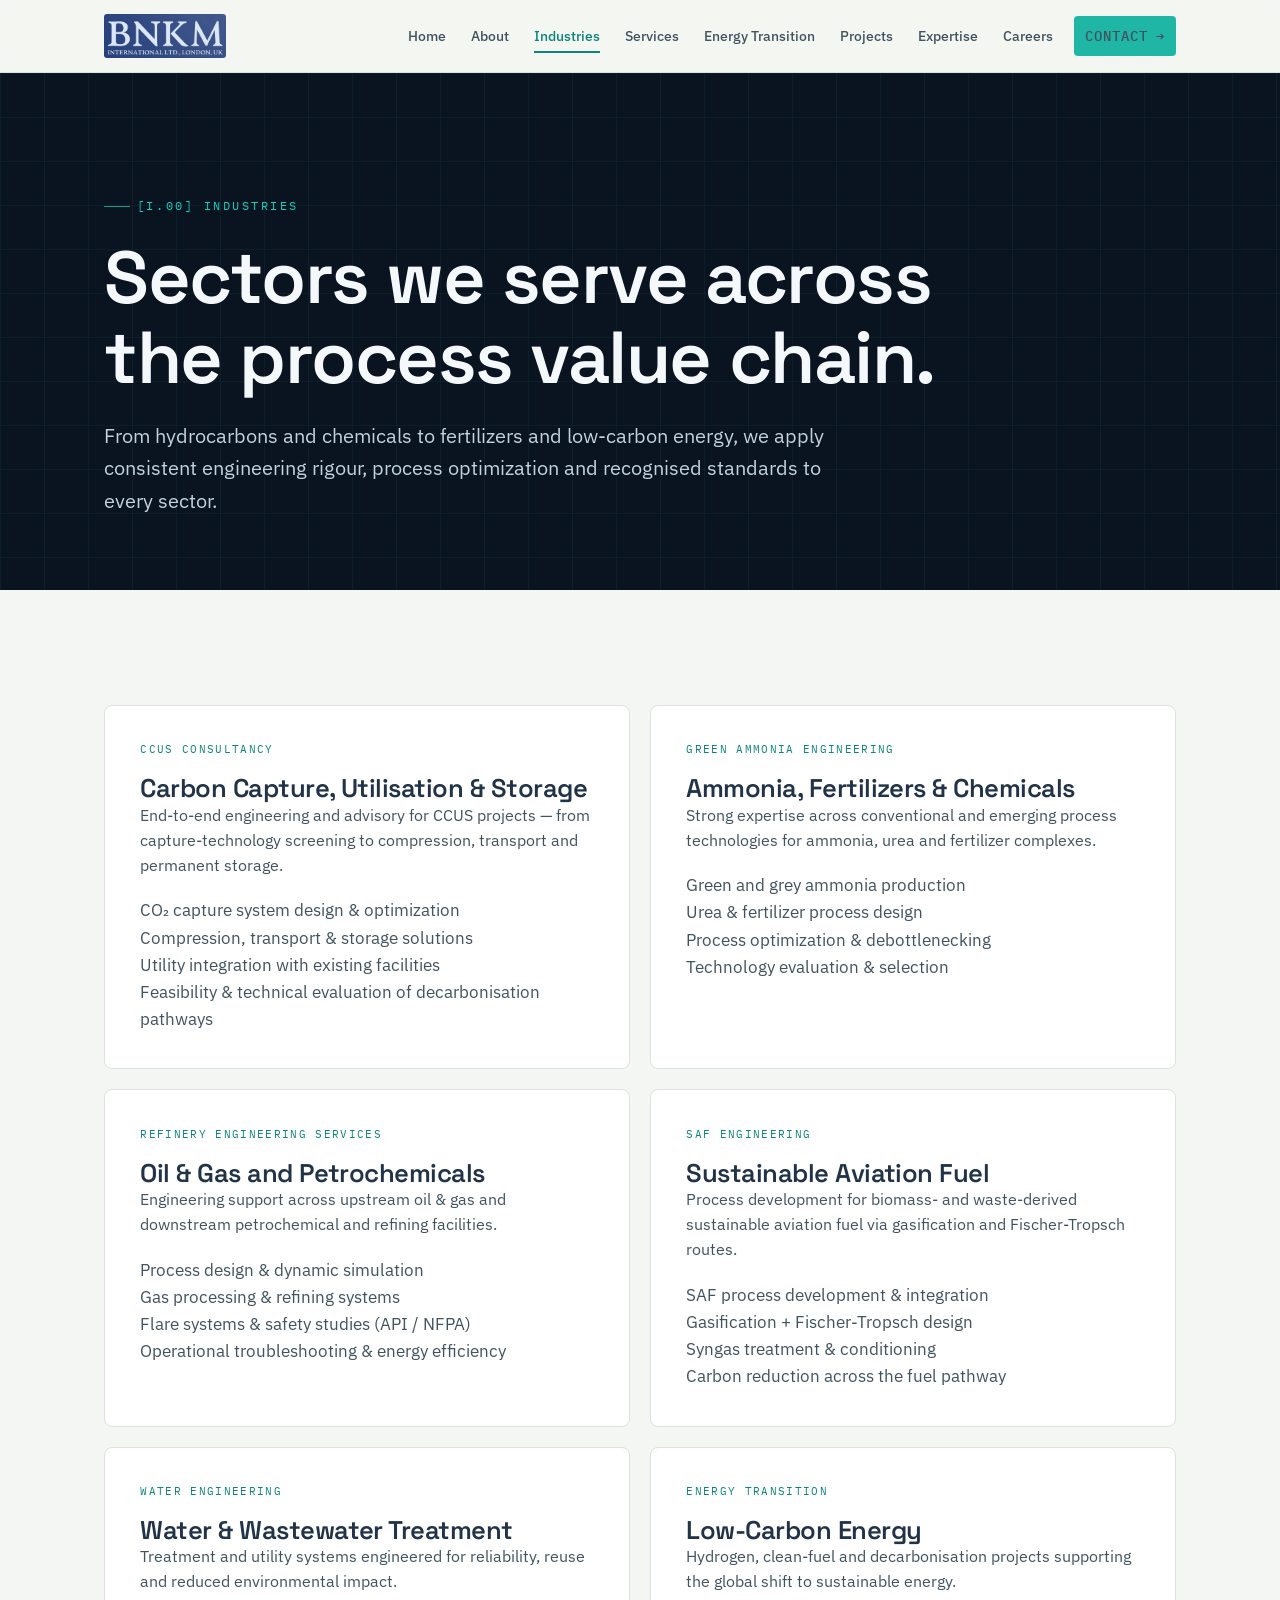
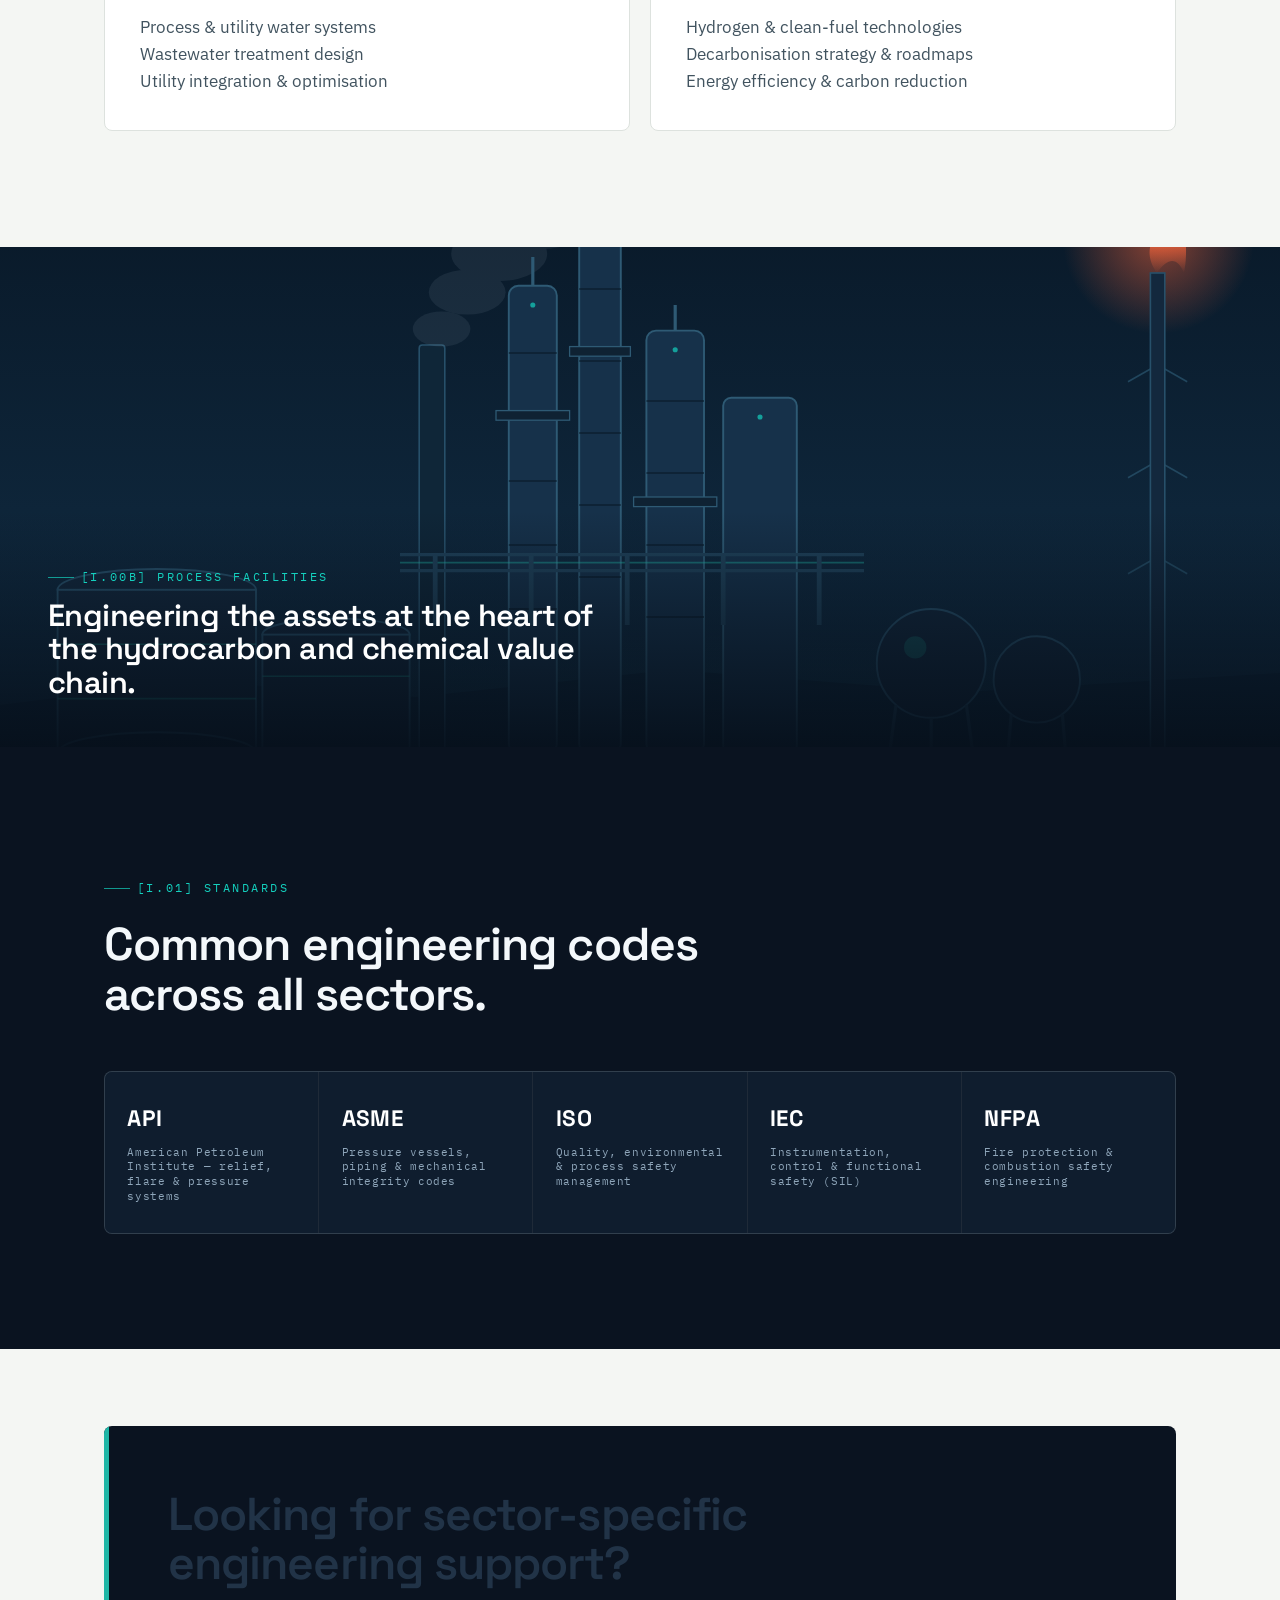
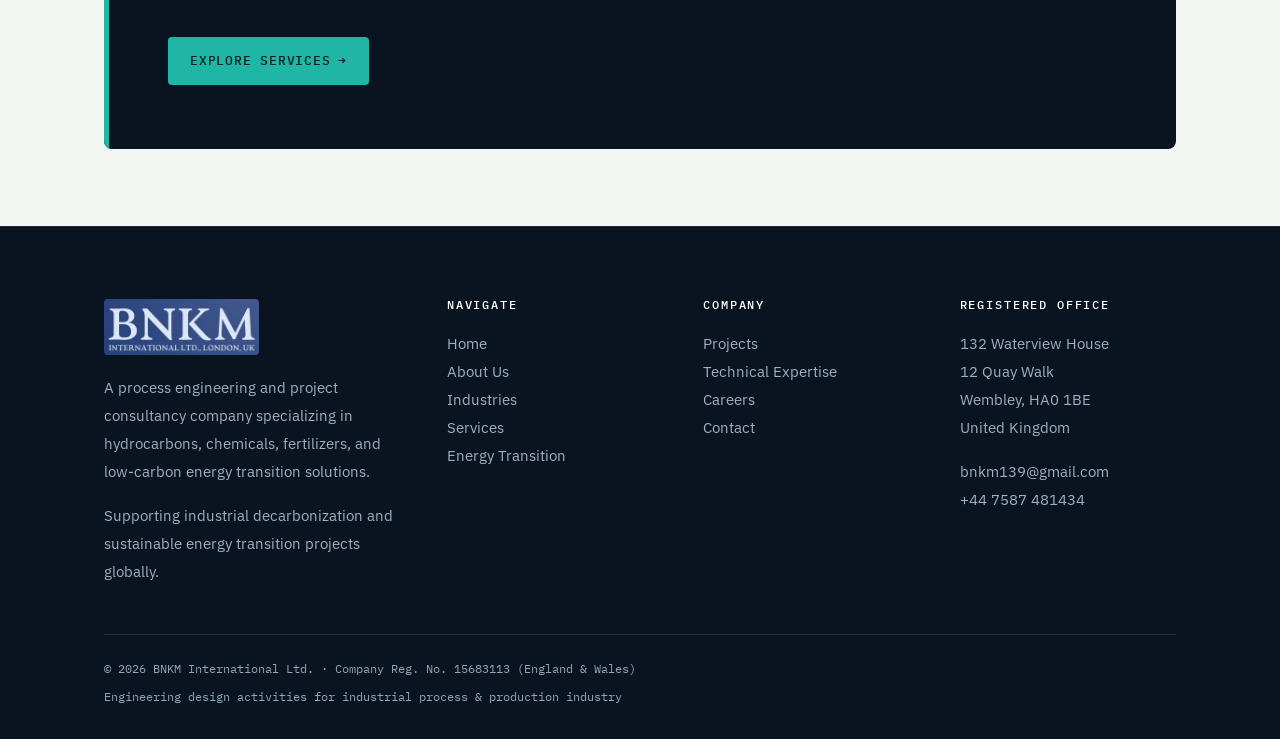
<file: industries.html>
<!DOCTYPE html>
<html lang="en">
<head>
<meta charset="UTF-8">
<meta name="viewport" content="width=device-width, initial-scale=1.0">
<title>Industries — CCUS, Green Ammonia, Refining & SAF | BNKM International</title>
<meta name="description" content="Industries served by BNKM International: CCUS consultancy, green ammonia engineering, refinery engineering services, SAF engineering, petrochemicals, oil & gas and water treatment.">
<meta name="keywords" content="Process Engineering Consultancy, FEED Engineering, Green Ammonia Engineering, CCUS Consultancy, Refinery Engineering Services, SAF Engineering, Detailed Engineering Solutions, process optimization, dynamic simulation, carbon reduction, energy efficiency, utility integration, industrial decarbonization, ASME, API, ISO, IEC, NFPA">
<meta name="author" content="BNKM International Ltd.">
<link rel="canonical" href="https://bnkminternational.co.uk/industries.html">
<meta property="og:type" content="website">
<meta property="og:site_name" content="BNKM International Ltd.">
<meta property="og:title" content="Industries — CCUS, Green Ammonia, Refining & SAF | BNKM International">
<meta property="og:description" content="Industries served by BNKM International: CCUS consultancy, green ammonia engineering, refinery engineering services, SAF engineering, petrochemicals, oil & gas and water treatment.">
<meta property="og:url" content="https://bnkminternational.co.uk/industries.html">
<meta property="og:image" content="https://bnkminternational.co.uk/assets/bnkm-logo.png">
<meta name="twitter:card" content="summary_large_image">
<meta name="twitter:image" content="https://bnkminternational.co.uk/assets/bnkm-logo.png">
<meta name="theme-color" content="#0A1320">
<link rel="icon" href="[data-uri]" type="image/svg+xml">
<link rel="preconnect" href="https://fonts.googleapis.com">
<link rel="preconnect" href="https://fonts.gstatic.com" crossorigin>
<link href="https://fonts.googleapis.com/css2?family=Space+Grotesk:wght@400;500;600;700&family=IBM+Plex+Sans:wght@400;500;600&family=IBM+Plex+Mono:wght@400;500&display=swap" rel="stylesheet">
<style>/* =========================================================================
   BNKM International Ltd. — Process Engineering Consultancy
   Design system: "Engineering datasheet" — blueprint grid, mono spec tags,
   deep slate-navy authority + blueprint-cyan accent.
   ========================================================================= */

:root{
  /* Palette */
  --ink:        #0A1320;   /* deep slate-navy — authority sections      */
  --ink-2:      #0F1D2E;   /* raised panel on ink                       */
  --ink-3:      #16293D;   /* hairline-lit panel                        */
  --paper:      #F4F6F3;   /* warm off-white — primary background       */
  --paper-2:    #FFFFFF;   /* card surface                              */
  --slate:      #213347;   /* heavy text on paper                       */
  --body:       #41535F;   /* body text on paper                        */
  --muted:      #7A8A98;   /* captions / secondary                      */
  --muted-ink:  #8FA6BA;   /* muted on ink                              */
  --accent:     #1FB6A6;   /* blueprint cyan/teal — the single accent   */
  --accent-2:   #14D0BE;   /* brighter accent for ink backgrounds       */
  --accent-deep:#0C8478;
  --amber:      #DDA251;   /* energy-transition warm note (sparing)     */
  --line:       #DDE2DE;   /* hairline on paper                         */
  --line-ink:   rgba(143,166,186,.16); /* hairline on ink              */
  --grid-ink:   rgba(31,182,166,.07);  /* blueprint grid on ink        */
  --grid-paper: rgba(33,51,71,.045);   /* blueprint grid on paper      */

  /* Type */
  --display: "Space Grotesk", system-ui, sans-serif;
  --sans:    "IBM Plex Sans", system-ui, sans-serif;
  --mono:    "IBM Plex Mono", ui-monospace, monospace;

  /* Scale */
  --maxw: 1200px;
  --gutter: clamp(20px, 5vw, 64px);
  --r: 4px;          /* sharp, instrument-like radius */
  --r-lg: 8px;
  --ease: cubic-bezier(.22,.61,.36,1);
}

/* ---------- Reset ---------- */
*{box-sizing:border-box;margin:0;padding:0}
html{scroll-behavior:smooth;-webkit-text-size-adjust:100%}
body{
  font-family:var(--sans);
  background:var(--paper);
  color:var(--body);
  line-height:1.6;
  font-size:17px;
  -webkit-font-smoothing:antialiased;
  text-rendering:optimizeLegibility;
  overflow-x:hidden;
}
img{max-width:100%;display:block}
a{color:inherit;text-decoration:none}
ul{list-style:none}
button{font:inherit;cursor:pointer;border:none;background:none}

/* ---------- Layout primitives ---------- */
.wrap{max-width:var(--maxw);margin-inline:auto;padding-inline:var(--gutter)}
.section{padding-block:clamp(64px,9vw,128px)}
.section--tight{padding-block:clamp(48px,6vw,80px)}
.ink{background:var(--ink);color:#E7EEF4;position:relative}
.ink h1,.ink h2,.ink h3,.ink h4{color:#F4F8FB}
.blueprint{
  background-image:
    linear-gradient(var(--grid-ink) 1px,transparent 1px),
    linear-gradient(90deg,var(--grid-ink) 1px,transparent 1px);
  background-size:44px 44px;
}
.blueprint-paper{
  background-image:
    linear-gradient(var(--grid-paper) 1px,transparent 1px),
    linear-gradient(90deg,var(--grid-paper) 1px,transparent 1px);
  background-size:44px 44px;
}

/* ---------- Typography ---------- */
h1,h2,h3,h4{font-family:var(--display);color:var(--slate);line-height:1.08;font-weight:600;letter-spacing:-.02em}
h1{font-size:clamp(2.5rem,6vw,4.6rem);font-weight:600}
h2{font-size:clamp(1.9rem,3.6vw,3rem)}
h3{font-size:clamp(1.25rem,2vw,1.6rem)}
h4{font-size:1.05rem;letter-spacing:-.01em}
p{max-width:64ch}
strong{color:var(--slate);font-weight:600}
.ink strong{color:#fff}

/* Eyebrow — monospace "coordinate / spec code" */
.eyebrow{
  font-family:var(--mono);
  font-size:.72rem;
  letter-spacing:.22em;
  text-transform:uppercase;
  color:var(--accent-deep);
  display:inline-flex;
  align-items:center;
  gap:.6em;
  margin-bottom:1.4rem;
}
.ink .eyebrow{color:var(--accent-2)}
.eyebrow::before{
  content:"";
  width:26px;height:1px;
  background:currentColor;
  opacity:.7;
}

.lede{font-size:clamp(1.05rem,1.6vw,1.32rem);color:var(--body);max-width:60ch}
.ink .lede{color:#C3D2DE}

/* ---------- Buttons ---------- */
.btn{
  display:inline-flex;align-items:center;gap:.6em;
  font-family:var(--mono);font-size:.82rem;letter-spacing:.06em;
  text-transform:uppercase;font-weight:500;
  padding:.95em 1.6em;border-radius:var(--r);
  transition:.25s var(--ease);
  border:1px solid transparent;
}
.btn .arr{transition:transform .25s var(--ease)}
.btn:hover .arr{transform:translateX(4px)}
.btn--primary{background:var(--accent);color:#04201E}
.btn--primary:hover{background:var(--accent-2)}
.btn--ghost{border-color:var(--line-ink);color:#E7EEF4}
.btn--ghost:hover{border-color:var(--accent-2);color:var(--accent-2)}
.btn--dark{background:var(--slate);color:#fff}
.btn--dark:hover{background:var(--ink)}

/* ---------- Header / Nav ---------- */
.site-head{
  position:sticky;top:0;z-index:50;
  background:rgba(244,246,243,.86);
  backdrop-filter:saturate(180%) blur(14px);
  border-bottom:1px solid var(--line);
}
.site-head.on-ink{background:rgba(10,19,32,.78);border-bottom-color:var(--line-ink)}
.nav{display:flex;align-items:center;justify-content:space-between;gap:2rem;height:72px}
.brand{display:flex;align-items:center;line-height:1.05}
.brand-logo{height:44px;width:auto;display:block;border-radius:3px}
@media(max-width:1080px){.brand-logo{height:40px}}
.brand b{font-family:var(--display);font-weight:600;font-size:1.12rem;letter-spacing:-.02em;color:var(--slate);white-space:nowrap}
.on-ink .brand b{color:#fff}
.brand span{font-family:var(--mono);font-size:.62rem;letter-spacing:.18em;text-transform:uppercase;color:var(--muted)}
.on-ink .brand span{color:var(--muted-ink)}
.nav-links{display:flex;align-items:center;gap:.3rem}
.nav-links a{
  font-size:.9rem;font-weight:500;color:var(--body);white-space:nowrap;
  padding:.5em .7em;border-radius:var(--r);transition:.2s;position:relative;
}
.on-ink .nav-links a{color:#C3D2DE}
.nav-links a:hover{color:var(--slate)}
.on-ink .nav-links a:hover{color:#fff}
.nav-links a.active{color:var(--accent-deep)}
.on-ink .nav-links a.active{color:var(--accent-2)}
.nav-links a.active::after{
  content:"";position:absolute;left:.7em;right:.7em;bottom:.1em;height:2px;background:currentColor;
}
.nav-cta{margin-left:.4rem}
.nav-toggle{display:none;flex-direction:column;gap:5px;padding:8px}
.nav-toggle span{width:24px;height:2px;background:var(--slate);transition:.3s}
.on-ink .nav-toggle span{background:#fff}

@media(max-width:1080px){
  .nav-links{
    position:fixed;inset:72px 0 auto 0;flex-direction:column;align-items:stretch;
    gap:0;background:var(--ink);padding:.5rem var(--gutter) 1.5rem;
    transform:translateY(-130%);transition:transform .35s var(--ease);
    border-bottom:1px solid var(--line-ink);
  }
  .nav-links.open{transform:translateY(0)}
  .nav-links a{color:#C3D2DE;padding:.95em 0;border-bottom:1px solid var(--line-ink);border-radius:0}
  .nav-links a.active::after{display:none}
  .nav-cta{margin:1rem 0 0}
  .nav-cta .btn{width:100%;justify-content:center}
  .nav-toggle{display:flex}
  .nav-toggle.open span:nth-child(1){transform:translateY(7px) rotate(45deg)}
  .nav-toggle.open span:nth-child(2){opacity:0}
  .nav-toggle.open span:nth-child(3){transform:translateY(-7px) rotate(-45deg)}
}

/* ---------- Hero ---------- */
.hero{position:relative;overflow:hidden;padding-block:clamp(80px,12vw,150px)}
.hero::after{ /* schematic corner motif */
  content:"";position:absolute;right:-160px;top:-160px;width:520px;height:520px;
  border:1px solid var(--line-ink);border-radius:50%;
  box-shadow:0 0 0 60px rgba(31,182,166,.03);
  pointer-events:none;
}
.hero .wrap{position:relative;z-index:2}
.hero h1{max-width:18ch}
.hero .lede{margin-top:1.5rem}
.hero-actions{display:flex;flex-wrap:wrap;gap:1rem;margin-top:2.4rem}
.hero-meta{
  margin-top:3.5rem;display:flex;flex-wrap:wrap;gap:1.4rem 2.6rem;
  padding-top:2rem;border-top:1px solid var(--line-ink);
}
.hero-meta div{display:flex;flex-direction:column;gap:.2rem}
.hero-meta b{font-family:var(--display);font-size:1.5rem;color:#fff;font-weight:600}
.hero-meta span{font-family:var(--mono);font-size:.68rem;letter-spacing:.12em;text-transform:uppercase;color:var(--muted-ink)}

/* ---------- Section header ---------- */
.shead{max-width:62ch;margin-bottom:3.2rem}
.shead.center{margin-inline:auto;text-align:center}
.shead.center .eyebrow{justify-content:center}
.shead p{margin-top:1.1rem}

/* ---------- Spec tags (standards / keywords) ---------- */
.spec-row{display:flex;flex-wrap:wrap;gap:.65rem}
.spec{
  font-family:var(--mono);font-size:.74rem;letter-spacing:.05em;
  padding:.5em .85em;border:1px solid var(--line);border-radius:var(--r);
  color:var(--slate);background:var(--paper-2);
  display:inline-flex;align-items:center;gap:.5em;
}
.spec::before{content:"";width:6px;height:6px;background:var(--accent);border-radius:1px}
.ink .spec{background:var(--ink-2);border-color:var(--line-ink);color:#D6E2EC}
.ink .spec::before{background:var(--accent-2)}

/* ---------- Card grid ---------- */
.grid{display:grid;gap:1.25rem}
.grid-2{grid-template-columns:repeat(2,1fr)}
.grid-3{grid-template-columns:repeat(3,1fr)}
.grid-4{grid-template-columns:repeat(4,1fr)}
@media(max-width:900px){.grid-3,.grid-4{grid-template-columns:repeat(2,1fr)}}
@media(max-width:620px){.grid-2,.grid-3,.grid-4{grid-template-columns:1fr}}

.card{
  background:var(--paper-2);border:1px solid var(--line);border-radius:var(--r-lg);
  padding:2rem 1.8rem;transition:.3s var(--ease);position:relative;overflow:hidden;
}
.card::before{ /* top index rule */
  content:"";position:absolute;left:0;top:0;height:3px;width:38px;background:var(--accent);
  transition:width .3s var(--ease);
}
.card:hover{transform:translateY(-4px);border-color:#C9D3CC;box-shadow:0 18px 40px -24px rgba(10,19,32,.25)}
.card:hover::before{width:100%}
.card .idx{font-family:var(--mono);font-size:.72rem;letter-spacing:.12em;color:var(--muted);margin-bottom:1.1rem;display:block}
.card h3{margin-bottom:.9rem}
.card h4{margin-bottom:.7rem;color:var(--slate)}
.card ul.tick li{
  position:relative;padding-left:1.3em;margin-block:.45em;font-size:.96rem;color:var(--body);
}
.card ul.tick li::before{
  content:"";position:absolute;left:0;top:.62em;width:7px;height:7px;
  border:1.5px solid var(--accent);border-radius:1px;
}
.ink .card{background:var(--ink-2);border-color:var(--line-ink)}
.ink .card:hover{border-color:rgba(31,182,166,.4)}
.ink .card ul.tick li{color:#C3D2DE}

/* ---------- Lifecycle (true sequence — numbered) ---------- */
.flow{display:grid;grid-template-columns:repeat(4,1fr);gap:0;position:relative}
@media(max-width:820px){.flow{grid-template-columns:1fr;gap:1px;background:var(--line-ink)}}
.flow-step{padding:2rem 1.6rem;border:1px solid var(--line-ink);margin-left:-1px;background:var(--ink-2);position:relative}
.flow-step:first-child{margin-left:0}
.flow-num{font-family:var(--mono);font-size:.74rem;letter-spacing:.14em;color:var(--accent-2);margin-bottom:1rem;display:flex;align-items:center;gap:.6em}
.flow-num::after{content:"";flex:1;height:1px;background:var(--line-ink)}
.flow-step h4{margin-bottom:1rem;font-size:1.15rem}
.flow-step ul.tick li{position:relative;padding-left:1.2em;font-size:.9rem;margin-block:.4em;color:#B7C7D3}
.flow-step ul.tick li::before{content:"";position:absolute;left:0;top:.6em;width:6px;height:6px;border:1.5px solid var(--accent-2);border-radius:1px}

/* ---------- Stats strip ---------- */
.stats{display:grid;grid-template-columns:repeat(4,1fr);gap:1px;background:var(--line);border:1px solid var(--line);border-radius:var(--r-lg);overflow:hidden}
@media(max-width:620px){.stats{grid-template-columns:repeat(2,1fr)}}
.stat{background:var(--paper-2);padding:2.2rem 1.6rem;text-align:left}
.stat b{font-family:var(--display);font-size:clamp(2rem,4vw,2.9rem);color:var(--slate);font-weight:600;display:block;letter-spacing:-.03em}
.stat span{font-family:var(--mono);font-size:.7rem;letter-spacing:.12em;text-transform:uppercase;color:var(--muted);margin-top:.4rem;display:block}
.ink .stats{background:var(--line-ink);border-color:var(--line-ink)}
.ink .stat{background:var(--ink-2)}
.ink .stat b{color:#fff}

/* ---------- Split feature ---------- */
.split{display:grid;grid-template-columns:1.05fr .95fr;gap:clamp(2rem,5vw,4.5rem);align-items:center}
@media(max-width:880px){.split{grid-template-columns:1fr}}
.split-figure{
  aspect-ratio:4/3;border-radius:var(--r-lg);border:1px solid var(--line-ink);
  background:var(--ink-2);position:relative;overflow:hidden;
}
/* Scene illustration used inside a split figure */
.split-figure.photo{background:var(--ink);padding:0}
.split-figure.photo svg{position:absolute;inset:0;width:100%;height:100%}
.photo-tag{
  position:absolute;left:14px;bottom:12px;z-index:2;
  font-family:var(--mono);font-size:.6rem;letter-spacing:.14em;text-transform:uppercase;
  color:var(--muted-ink);background:rgba(10,19,32,.55);padding:.35em .6em;border-radius:2px;
  backdrop-filter:blur(4px);
}

/* Full-bleed image band */
.imgband{
  position:relative;width:100%;height:clamp(300px,40vw,500px);
  overflow:hidden;background:var(--ink);
}
.imgband svg{position:absolute;inset:0;width:100%;height:100%}
.imgband .cap{
  position:absolute;left:0;right:0;bottom:0;z-index:2;
  padding:clamp(1.6rem,4vw,3rem);
  background:linear-gradient(to top,rgba(6,15,26,.92),rgba(6,15,26,.45) 55%,transparent);
}
.imgband .cap .eyebrow{color:var(--accent-2);margin-bottom:.8rem}
.imgband .cap h3{color:#fff;max-width:30ch;font-size:clamp(1.3rem,2.4vw,2rem)}

/* Schematic illustration block (CSS-only "P&ID" motif) */
.schematic{position:absolute;inset:0;background-image:
  linear-gradient(var(--grid-ink) 1px,transparent 1px),
  linear-gradient(90deg,var(--grid-ink) 1px,transparent 1px);background-size:32px 32px}
.schematic svg{position:absolute;inset:0;width:100%;height:100%}

/* ---------- Numbered reasons (list) ---------- */
.reasons{display:grid;grid-template-columns:repeat(2,1fr);gap:1px;background:var(--line);border:1px solid var(--line);border-radius:var(--r-lg);overflow:hidden}
@media(max-width:760px){.reasons{grid-template-columns:1fr}}
.reason{background:var(--paper-2);padding:1.8rem;display:flex;gap:1.2rem;align-items:flex-start}
.reason b{font-family:var(--mono);font-size:.8rem;color:var(--accent-deep);padding-top:.2rem}
.reason p{font-family:var(--display);font-size:1.1rem;color:var(--slate);line-height:1.3;max-width:38ch}

/* ---------- Standards strip ---------- */
.standards{display:grid;grid-template-columns:repeat(5,1fr);gap:1px;background:var(--line-ink);border:1px solid var(--line-ink);border-radius:var(--r-lg);overflow:hidden}
@media(max-width:760px){.standards{grid-template-columns:repeat(2,1fr)}}
.std{background:var(--ink-2);padding:1.8rem 1.4rem}
.std b{font-family:var(--display);font-size:1.4rem;color:#fff;display:block;letter-spacing:.02em}
.std span{font-family:var(--mono);font-size:.66rem;letter-spacing:.06em;color:var(--muted-ink);margin-top:.5rem;display:block;line-height:1.4}

/* ---------- CTA band ---------- */
.cta-band{background:var(--ink);color:#fff;border-radius:var(--r-lg);padding:clamp(2.5rem,5vw,4rem);position:relative;overflow:hidden}
.cta-band h2{max-width:20ch}
.cta-band .accent-bar{position:absolute;left:0;top:0;bottom:0;width:5px;background:var(--accent)}

/* ---------- Industries / sector cards ---------- */
.sector{background:var(--paper-2);border:1px solid var(--line);border-radius:var(--r-lg);padding:2.2rem;transition:.3s var(--ease)}
.sector:hover{border-color:#C9D3CC;box-shadow:0 18px 40px -26px rgba(10,19,32,.22)}
.sector .tag{font-family:var(--mono);font-size:.7rem;letter-spacing:.12em;text-transform:uppercase;color:var(--accent-deep);margin-bottom:1rem;display:block}
.sector p{margin-bottom:1.2rem;font-size:.98rem}

/* ---------- Project list ---------- */
.proj{
  background:var(--paper-2);border:1px solid var(--line);border-radius:var(--r-lg);
  padding:1.9rem 1.8rem;transition:.3s var(--ease);position:relative;
}
.proj:hover{transform:translateY(-3px);box-shadow:0 18px 40px -26px rgba(10,19,32,.22)}
.proj-phase{font-family:var(--mono);font-size:.68rem;letter-spacing:.1em;text-transform:uppercase;color:#fff;background:var(--accent-deep);padding:.35em .7em;border-radius:2px;display:inline-block;margin-bottom:1.1rem}
.proj h3{font-size:1.3rem;margin-bottom:.4rem}
.proj .loc{font-family:var(--mono);font-size:.78rem;color:var(--muted);margin-bottom:1rem;display:block}

/* ---------- Energy transition pillars ---------- */
.pillar{background:var(--ink-2);border:1px solid var(--line-ink);border-radius:var(--r-lg);padding:2rem;transition:.3s var(--ease)}
.pillar:hover{border-color:rgba(221,162,81,.45)}
.pillar .ico{width:40px;height:40px;border:1px solid var(--amber);border-radius:var(--r);display:grid;place-items:center;color:var(--amber);font-family:var(--mono);font-size:.8rem;margin-bottom:1.3rem}
.pillar h4{color:#fff;margin-bottom:.8rem}
.pillar p{font-size:.95rem;color:#B7C7D3}

/* ---------- Careers ---------- */
.role{background:var(--paper-2);border:1px solid var(--line);border-radius:var(--r-lg);padding:2rem 1.9rem;transition:.3s var(--ease)}
.role:hover{border-color:#C9D3CC;box-shadow:0 18px 40px -26px rgba(10,19,32,.22)}
.role .meta{display:flex;flex-wrap:wrap;gap:.6rem;margin-bottom:1.2rem}
.role .pill{font-family:var(--mono);font-size:.68rem;letter-spacing:.08em;text-transform:uppercase;color:var(--body);border:1px solid var(--line);border-radius:99px;padding:.35em .8em}
.role h3{margin-bottom:.8rem}

/* ---------- Contact ---------- */
.contact-grid{display:grid;grid-template-columns:.9fr 1.1fr;gap:clamp(2rem,5vw,4rem)}
@media(max-width:880px){.contact-grid{grid-template-columns:1fr}}
.cinfo{display:flex;flex-direction:column;gap:1.8rem}
.cinfo .row span{font-family:var(--mono);font-size:.7rem;letter-spacing:.12em;text-transform:uppercase;color:var(--accent-deep);display:block;margin-bottom:.35rem}
.cinfo .row a,.cinfo .row p{color:var(--slate);font-size:1.05rem}
.form{background:var(--paper-2);border:1px solid var(--line);border-radius:var(--r-lg);padding:clamp(1.8rem,4vw,2.6rem)}
.field{margin-bottom:1.4rem}
.field label{font-family:var(--mono);font-size:.72rem;letter-spacing:.1em;text-transform:uppercase;color:var(--body);display:block;margin-bottom:.55rem}
.field input,.field textarea{
  width:100%;font-family:var(--sans);font-size:1rem;color:var(--slate);
  background:var(--paper);border:1px solid var(--line);border-radius:var(--r);
  padding:.85em 1em;transition:.2s;
}
.field input:focus,.field textarea:focus{outline:none;border-color:var(--accent);box-shadow:0 0 0 3px rgba(31,182,166,.15)}
.field textarea{resize:vertical;min-height:130px}

/* ---------- Footer ---------- */
.site-foot{background:var(--ink);color:#B7C7D3;padding-block:clamp(3rem,6vw,4.5rem) 2rem;border-top:1px solid var(--line-ink)}
.foot-grid{display:grid;grid-template-columns:1.4fr 1fr 1fr 1fr;gap:2.5rem}
@media(max-width:820px){.foot-grid{grid-template-columns:1fr 1fr}}
@media(max-width:480px){.foot-grid{grid-template-columns:1fr}}
.foot-grid h4{color:#fff;font-family:var(--mono);font-size:.72rem;letter-spacing:.16em;text-transform:uppercase;margin-bottom:1.2rem;font-weight:500}
.foot-grid p,.foot-grid a{font-size:.92rem;color:#9DB1C0;line-height:1.9}
.foot-grid a:hover{color:var(--accent-2)}
.foot-brand b{font-family:var(--display);font-size:1.3rem;color:#fff;display:block;margin-bottom:.8rem}
.foot-logo{height:56px;width:auto;display:block;margin-bottom:1.2rem;border-radius:4px}
.foot-bottom{margin-top:3rem;padding-top:1.6rem;border-top:1px solid var(--line-ink);font-family:var(--mono);font-size:.72rem;color:var(--muted-ink);display:flex;flex-wrap:wrap;gap:.6rem 1.5rem;justify-content:space-between}

/* ---------- Page hero (interior pages) ---------- */
.phero{padding-block:clamp(70px,9vw,120px) clamp(50px,6vw,72px);position:relative;overflow:hidden}
.phero h1{max-width:20ch}
.phero .lede{margin-top:1.4rem}

/* ---------- Prose ---------- */
.prose p{margin-bottom:1.3rem}
.prose p:last-child{margin-bottom:0}

/* ---------- Reveal animation ---------- */
.reveal{opacity:0;transform:translateY(22px);transition:opacity .7s var(--ease),transform .7s var(--ease)}
.reveal.in{opacity:1;transform:none}
@media(prefers-reduced-motion:reduce){
  .reveal{opacity:1;transform:none;transition:none}
  html{scroll-behavior:auto}
  *{animation:none!important}
}

/* ---------- Utility ---------- */
.mt-1{margin-top:1rem}.mt-2{margin-top:2rem}.mt-3{margin-top:3rem}
.center{text-align:center}
.divider{height:1px;background:var(--line-ink);border:none;margin-block:3rem}
</style>
<noscript><style>.reveal{opacity:1!important;transform:none!important}</style></noscript>
<script type="application/ld+json">
{
  "@context":"https://schema.org",
  "@type":"ProfessionalService",
  "name":"BNKM International Ltd.",
  "description":"A process engineering and project consultancy company specializing in hydrocarbons, chemicals, fertilizers, and low-carbon energy transition solutions.",
  "url":"https://bnkminternational.co.uk",
  "email":"bnkm139@gmail.com",
  "telephone":"+44-7587481434",
  "foundingDate":"2024",
  "address":{"@type":"PostalAddress","streetAddress":"132 Waterview House, 12 Quay Walk","addressLocality":"Wembley","postalCode":"HA0 1BE","addressCountry":"GB"},
  "areaServed":"Worldwide",
  "knowsAbout":["Process Engineering Consultancy","FEED Engineering","Detailed Engineering Solutions","Green Ammonia Engineering","CCUS Consultancy","Refinery Engineering Services","SAF Engineering","Carbon Capture Utilisation and Storage","Dynamic Simulation","Energy Efficiency","Process Optimization","Industrial Decarbonization"]
}
</script>
</head>
<body>
<header class="site-head" id="siteHead">
  <div class="wrap">
    <nav class="nav" aria-label="Primary">
      <a href="index.html" class="brand" aria-label="BNKM International Ltd. — home">
        <img class="brand-logo" src="[data-uri]" width="415" height="150" alt="BNKM International Ltd., London, UK">
      </a>
      <div class="nav-links" id="navLinks">
        <a href="index.html">Home</a>
        <a href="about.html">About</a>
        <a href="industries.html" class="active" aria-current="page">Industries</a>
        <a href="services.html">Services</a>
        <a href="energy-transition.html">Energy Transition</a>
        <a href="projects.html">Projects</a>
        <a href="expertise.html">Expertise</a>
        <a href="careers.html">Careers</a>
        <div class="nav-cta"><a class="btn btn--primary" href="contact.html">Contact <span class="arr">&rarr;</span></a></div>
      </div>
      <button class="nav-toggle" id="navToggle" aria-label="Menu" aria-expanded="false" aria-controls="navLinks">
        <span></span><span></span><span></span>
      </button>
    </nav>
  </div>
</header>
<main>
<section class="phero ink blueprint">
  <div class="wrap">
    <p class="eyebrow reveal">[I.00] Industries</p>
    <h1 class="reveal">Sectors we serve across the process value chain.</h1>
    <p class="lede reveal">From hydrocarbons and chemicals to fertilizers and low-carbon energy, we apply consistent engineering rigour, process optimization and recognised standards to every sector.</p>
  </div>
</section>

<section class="section">
  <div class="wrap">
    <div class="grid grid-2">
      <article class="sector reveal"><span class="tag">CCUS Consultancy</span><h3>Carbon Capture, Utilisation &amp; Storage</h3><p>End-to-end engineering and advisory for CCUS projects &mdash; from capture-technology screening to compression, transport and permanent storage.</p><ul class="tick"><li>CO&#8322; capture system design &amp; optimization</li><li>Compression, transport &amp; storage solutions</li><li>Utility integration with existing facilities</li><li>Feasibility &amp; technical evaluation of decarbonisation pathways</li></ul></article>
      <article class="sector reveal"><span class="tag">Green Ammonia Engineering</span><h3>Ammonia, Fertilizers &amp; Chemicals</h3><p>Strong expertise across conventional and emerging process technologies for ammonia, urea and fertilizer complexes.</p><ul class="tick"><li>Green and grey ammonia production</li><li>Urea &amp; fertilizer process design</li><li>Process optimization &amp; debottlenecking</li><li>Technology evaluation &amp; selection</li></ul></article>
      <article class="sector reveal"><span class="tag">Refinery Engineering Services</span><h3>Oil &amp; Gas and Petrochemicals</h3><p>Engineering support across upstream oil &amp; gas and downstream petrochemical and refining facilities.</p><ul class="tick"><li>Process design &amp; dynamic simulation</li><li>Gas processing &amp; refining systems</li><li>Flare systems &amp; safety studies (API / NFPA)</li><li>Operational troubleshooting &amp; energy efficiency</li></ul></article>
      <article class="sector reveal"><span class="tag">SAF Engineering</span><h3>Sustainable Aviation Fuel</h3><p>Process development for biomass- and waste-derived sustainable aviation fuel via gasification and Fischer-Tropsch routes.</p><ul class="tick"><li>SAF process development &amp; integration</li><li>Gasification + Fischer-Tropsch design</li><li>Syngas treatment &amp; conditioning</li><li>Carbon reduction across the fuel pathway</li></ul></article>
      <article class="sector reveal"><span class="tag">Water Engineering</span><h3>Water &amp; Wastewater Treatment</h3><p>Treatment and utility systems engineered for reliability, reuse and reduced environmental impact.</p><ul class="tick"><li>Process &amp; utility water systems</li><li>Wastewater treatment design</li><li>Utility integration &amp; optimisation</li></ul></article>
      <article class="sector reveal"><span class="tag">Energy Transition</span><h3>Low-Carbon Energy</h3><p>Hydrogen, clean-fuel and decarbonisation projects supporting the global shift to sustainable energy.</p><ul class="tick"><li>Hydrogen &amp; clean-fuel technologies</li><li>Decarbonisation strategy &amp; roadmaps</li><li>Energy efficiency &amp; carbon reduction</li></ul></article>
    </div>
  </div>
</section>

<section class="imgband reveal" aria-label="Engineering the assets at the heart of the hydrocarbon and chemical value chain.">
  <svg viewBox="0 0 800 600" xmlns="http://www.w3.org/2000/svg" preserveAspectRatio="xMidYMid slice" role="img" aria-label="Oil and gas refinery at dusk: distillation columns, storage tanks, LPG spheres and a lit flare stack">
 <defs>
  <linearGradient id="rfSky" x1="0" y1="0" x2="0" y2="1">
   <stop offset="0" stop-color="#06121F"/><stop offset=".65" stop-color="#102A40"/><stop offset="1" stop-color="#1A3A52"/>
  </linearGradient>
  <radialGradient id="rfGlow" cx=".52" cy="1" r=".75">
   <stop offset="0" stop-color="#1FB6A6" stop-opacity=".28"/><stop offset="1" stop-color="#1FB6A6" stop-opacity="0"/>
  </radialGradient>
  <linearGradient id="rfFlame" x1="0" y1="1" x2="0" y2="0">
   <stop offset="0" stop-color="#F0623A" stop-opacity="0"/><stop offset=".45" stop-color="#F0623A"/><stop offset="1" stop-color="#FFCE7A"/>
  </linearGradient>
  <radialGradient id="rfFlareGlow" cx=".5" cy=".5" r=".5">
   <stop offset="0" stop-color="#F0623A" stop-opacity=".55"/><stop offset="1" stop-color="#F0623A" stop-opacity="0"/>
  </radialGradient>
 </defs>
 <rect width="800" height="600" fill="url(#rfSky)"/>
 <ellipse cx="430" cy="470" rx="440" ry="170" fill="url(#rfGlow)"/>
 <g opacity=".55" fill="#0E2638"><circle cx="120" cy="90" r="1.3"/><circle cx="300" cy="60" r="1"/><circle cx="540" cy="80" r="1.2"/><circle cx="700" cy="50" r="1"/><circle cx="640" cy="120" r="1.1"/></g>

 <!-- far haze ridge -->
 <path d="M0 430 L120 415 L260 425 L420 408 L600 422 L800 410 L800 600 L0 600 Z" fill="#0C2236" opacity=".7"/>

 <!-- chimney + steam plume -->
 <g fill="#0F2638" stroke="#27506A" stroke-width="1">
  <rect x="262" y="205" width="16" height="255" rx="2"/>
 </g>
 <g fill="#9DB1C0" opacity=".10"><ellipse cx="276" cy="195" rx="18" ry="11"/><ellipse cx="292" cy="172" rx="24" ry="14"/><ellipse cx="312" cy="148" rx="30" ry="17"/><ellipse cx="338" cy="126" rx="34" ry="19"/></g>

 <!-- storage tanks (left) -->
 <g fill="#13283D" stroke="#27506A" stroke-width="1.2">
  <ellipse cx="98" cy="358" rx="62" ry="13"/><rect x="36" y="358" width="124" height="102"/><ellipse cx="98" cy="460" rx="62" ry="13" fill="#0E2034"/>
  <ellipse cx="210" cy="386" rx="46" ry="10"/><rect x="164" y="386" width="92" height="74"/>
 </g>
 <g stroke="#1FB6A6" stroke-width="1" opacity=".4"><line x1="36" y1="392" x2="160" y2="392"/><line x1="36" y1="426" x2="160" y2="426"/><line x1="164" y1="412" x2="256" y2="412"/></g>

 <!-- LPG spheres -->
 <g fill="#13283D" stroke="#27506A" stroke-width="1.2">
  <circle cx="582" cy="404" r="34"/><circle cx="648" cy="414" r="27"/>
  <g stroke="#1F4159" stroke-width="2"><line x1="560" y1="430" x2="556" y2="460"/><line x1="582" y1="438" x2="582" y2="460"/><line x1="604" y1="430" x2="608" y2="460"/><line x1="632" y1="436" x2="630" y2="460"/><line x1="664" y1="436" x2="666" y2="460"/></g>
 </g>
 <circle cx="572" cy="394" r="7" fill="#1FB6A6" opacity=".25"/>

 <!-- distillation columns (center) -->
 <g fill="#16314A" stroke="#2E5A74" stroke-width="1.2">
  <rect x="318" y="168" width="30" height="292" rx="6"/>
  <rect x="362" y="120" width="26" height="340" rx="6"/>
  <rect x="404" y="196" width="36" height="264" rx="6"/>
  <rect x="452" y="238" width="46" height="222" rx="5"/>
 </g>
 <!-- tray lines + platforms -->
 <g stroke="#0A1B2A" stroke-width="1" opacity=".8">
  <line x1="318" y1="210" x2="348" y2="210"/><line x1="318" y1="250" x2="348" y2="250"/><line x1="318" y1="290" x2="348" y2="290"/><line x1="318" y1="330" x2="348" y2="330"/><line x1="318" y1="370" x2="348" y2="370"/>
  <line x1="362" y1="170" x2="388" y2="170"/><line x1="362" y1="215" x2="388" y2="215"/><line x1="362" y1="260" x2="388" y2="260"/><line x1="362" y1="305" x2="388" y2="305"/><line x1="362" y1="350" x2="388" y2="350"/>
  <line x1="404" y1="240" x2="440" y2="240"/><line x1="404" y1="285" x2="440" y2="285"/><line x1="404" y1="330" x2="440" y2="330"/><line x1="404" y1="375" x2="440" y2="375"/>
 </g>
 <g fill="#0F2233" stroke="#2E5A74" stroke-width=".8">
  <rect x="310" y="246" width="46" height="6"/><rect x="356" y="206" width="38" height="6"/><rect x="396" y="300" width="52" height="6"/>
 </g>
 <!-- top vents -->
 <g stroke="#2E5A74" stroke-width="2" fill="none"><path d="M333 168 V150"/><path d="M375 120 V100"/><path d="M422 196 V180"/></g>
 <!-- handrail lights -->
 <g fill="#14D0BE" opacity=".7"><circle cx="333" cy="180" r="1.6"/><circle cx="375" cy="135" r="1.6"/><circle cx="422" cy="208" r="1.6"/><circle cx="475" cy="250" r="1.6"/></g>

 <!-- pipe rack -->
 <g stroke="#1F4159" stroke-width="2" fill="none"><line x1="250" y1="336" x2="540" y2="336"/><line x1="250" y1="346" x2="540" y2="346"/></g>
 <g stroke="#1FB6A6" stroke-width="1.2" opacity=".45" fill="none"><line x1="250" y1="341" x2="540" y2="341"/></g>
 <g stroke="#1F4159" stroke-width="3"><line x1="272" y1="336" x2="272" y2="380"/><line x1="332" y1="336" x2="332" y2="380"/><line x1="392" y1="336" x2="392" y2="380"/><line x1="452" y1="336" x2="452" y2="380"/><line x1="512" y1="336" x2="512" y2="380"/></g>

 <!-- flare stack (right) -->
 <circle cx="724" cy="138" r="60" fill="url(#rfFlareGlow)"/>
 <rect x="719" y="160" width="9" height="300" fill="#13283D" stroke="#27506A" stroke-width="1"/>
 <g stroke="#27506A" stroke-width="1" fill="none" opacity=".8"><path d="M719 220 l-14 8 M728 220 l14 8 M719 280 l-14 8 M728 280 l14 8 M719 340 l-14 8 M728 340 l14 8"/></g>
 <path d="M723 160 C708 138 736 130 726 108 C744 124 742 150 740 160 C736 150 730 150 723 160 Z" fill="url(#rfFlame)"/>
 <g fill="#FFCE7A" opacity=".8"><circle cx="730" cy="100" r="2"/><circle cx="716" cy="118" r="1.5"/></g>

 <!-- foreground ground + pipeline -->
 <rect x="0" y="460" width="800" height="140" fill="#081523"/>
 <g stroke="#1F4159" stroke-width="3" fill="none"><path d="M0 512 H300 q14 0 14 14 V560"/><path d="M380 560 V524 q0-14 14-14 H800"/></g>
 <g stroke="#1FB6A6" stroke-width="1" opacity=".35" fill="none"><path d="M0 512 H300"/><path d="M394 510 H800"/></g>
</svg>
  <div class="cap">
    <p class="eyebrow">[I.00b] Process facilities</p>
    <h3>Engineering the assets at the heart of the hydrocarbon and chemical value chain.</h3>
  </div>
</section>

<section class="section ink">
  <div class="wrap">
    <div class="shead reveal"><p class="eyebrow">[I.01] Standards</p><h2>Common engineering codes across all sectors.</h2></div>
    <div class="standards reveal">
      <div class="std"><b>API</b><span>American Petroleum Institute &mdash; relief, flare &amp; pressure systems</span></div>
      <div class="std"><b>ASME</b><span>Pressure vessels, piping &amp; mechanical integrity codes</span></div>
      <div class="std"><b>ISO</b><span>Quality, environmental &amp; process safety management</span></div>
      <div class="std"><b>IEC</b><span>Instrumentation, control &amp; functional safety (SIL)</span></div>
      <div class="std"><b>NFPA</b><span>Fire protection &amp; combustion safety engineering</span></div>
    </div>
  </div>
</section>

<section class="section--tight">
  <div class="wrap"><div class="cta-band reveal"><div class="accent-bar"></div>
    <h2>Looking for sector-specific engineering support?</h2>
    <a class="btn btn--primary mt-3" href="services.html">Explore services <span class="arr">&rarr;</span></a>
  </div></div>
</section>
</main>
<footer class="site-foot">
  <div class="wrap">
    <div class="foot-grid">
      <div class="foot-brand">
        <img class="foot-logo" src="[data-uri]" width="415" height="150" alt="BNKM International Ltd., London, UK">
        <p>A process engineering and project consultancy company specializing in hydrocarbons, chemicals, fertilizers, and low-carbon energy transition solutions.</p>
        <p style="margin-top:1rem">Supporting industrial decarbonization and sustainable energy transition projects globally.</p>
      </div>
      <div>
        <h4>Navigate</h4>
        <p><a href="index.html">Home</a></p>
        <p><a href="about.html">About Us</a></p>
        <p><a href="industries.html">Industries</a></p>
        <p><a href="services.html">Services</a></p>
        <p><a href="energy-transition.html">Energy Transition</a></p>
      </div>
      <div>
        <h4>Company</h4>
        <p><a href="projects.html">Projects</a></p>
        <p><a href="expertise.html">Technical Expertise</a></p>
        <p><a href="careers.html">Careers</a></p>
        <p><a href="contact.html">Contact</a></p>
      </div>
      <div>
        <h4>Registered Office</h4>
        <p>132 Waterview House<br>12 Quay Walk<br>Wembley, HA0 1BE<br>United Kingdom</p>
        <p style="margin-top:1rem"><a href="mailto:bnkm139@gmail.com">bnkm139@gmail.com</a><br><a href="tel:+447587481434">+44 7587 481434</a></p>
      </div>
    </div>
    <div class="foot-bottom">
      <span>&copy; <span data-year>2026</span> BNKM International Ltd. &middot; Company Reg. No. 15683113 (England &amp; Wales)</span>
      <span>Engineering design activities for industrial process &amp; production industry</span>
    </div>
  </div>
</footer>
<script>/* BNKM International — shared interactions */
(function () {
  "use strict";

  // ---- Mobile nav toggle ----
  var toggle = document.querySelector(".nav-toggle");
  var links = document.querySelector(".nav-links");
  if (toggle && links) {
    toggle.addEventListener("click", function () {
      var open = links.classList.toggle("open");
      toggle.classList.toggle("open", open);
      toggle.setAttribute("aria-expanded", open ? "true" : "false");
    });
    links.querySelectorAll("a").forEach(function (a) {
      a.addEventListener("click", function () {
        links.classList.remove("open");
        toggle.classList.remove("open");
        toggle.setAttribute("aria-expanded", "false");
      });
    });
  }

  // ---- Current year ----
  var yr = document.querySelector("[data-year]");
  if (yr) yr.textContent = new Date().getFullYear();

  // ---- Scroll reveal ----
  var revealEls = document.querySelectorAll(".reveal");
  if ("IntersectionObserver" in window && revealEls.length) {
    var io = new IntersectionObserver(function (entries) {
      entries.forEach(function (e) {
        if (e.isIntersecting) {
          e.target.classList.add("in");
          io.unobserve(e.target);
        }
      });
    }, { threshold: 0.12, rootMargin: "0px 0px -8% 0px" });
    revealEls.forEach(function (el) { io.observe(el); });
  } else {
    revealEls.forEach(function (el) { el.classList.add("in"); });
  }

  // ---- Contact form (front-end only stub) ----
  var form = document.querySelector("[data-contact-form]");
  if (form) {
    form.addEventListener("submit", function (e) {
      e.preventDefault();
      var note = form.querySelector("[data-form-note]");
      if (note) {
        note.textContent =
          "Thank you — your enquiry has been recorded. Connect this form to your mail handler (e.g. Netlify Forms or Formspree) to receive submissions.";
        note.style.display = "block";
      }
      form.reset();
    });
  }
})();
</script>
</body>
</html>
</file>
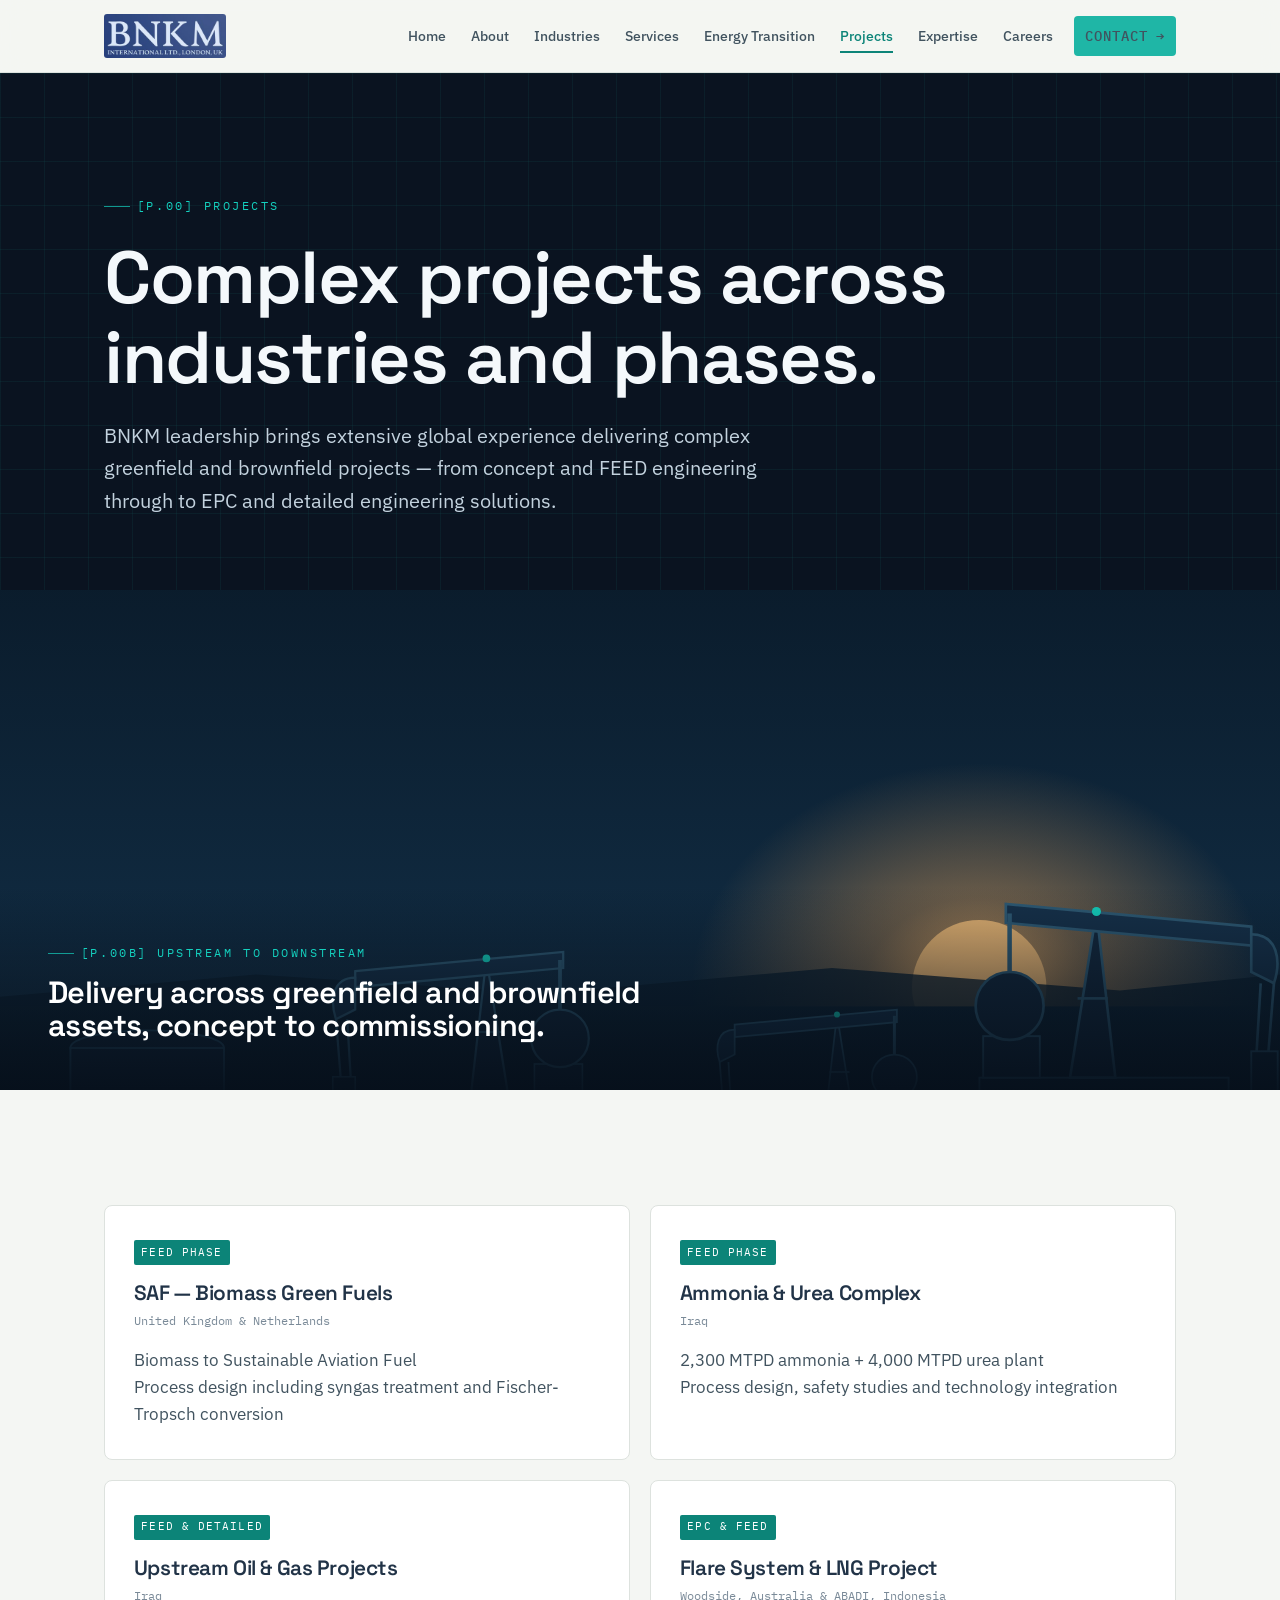
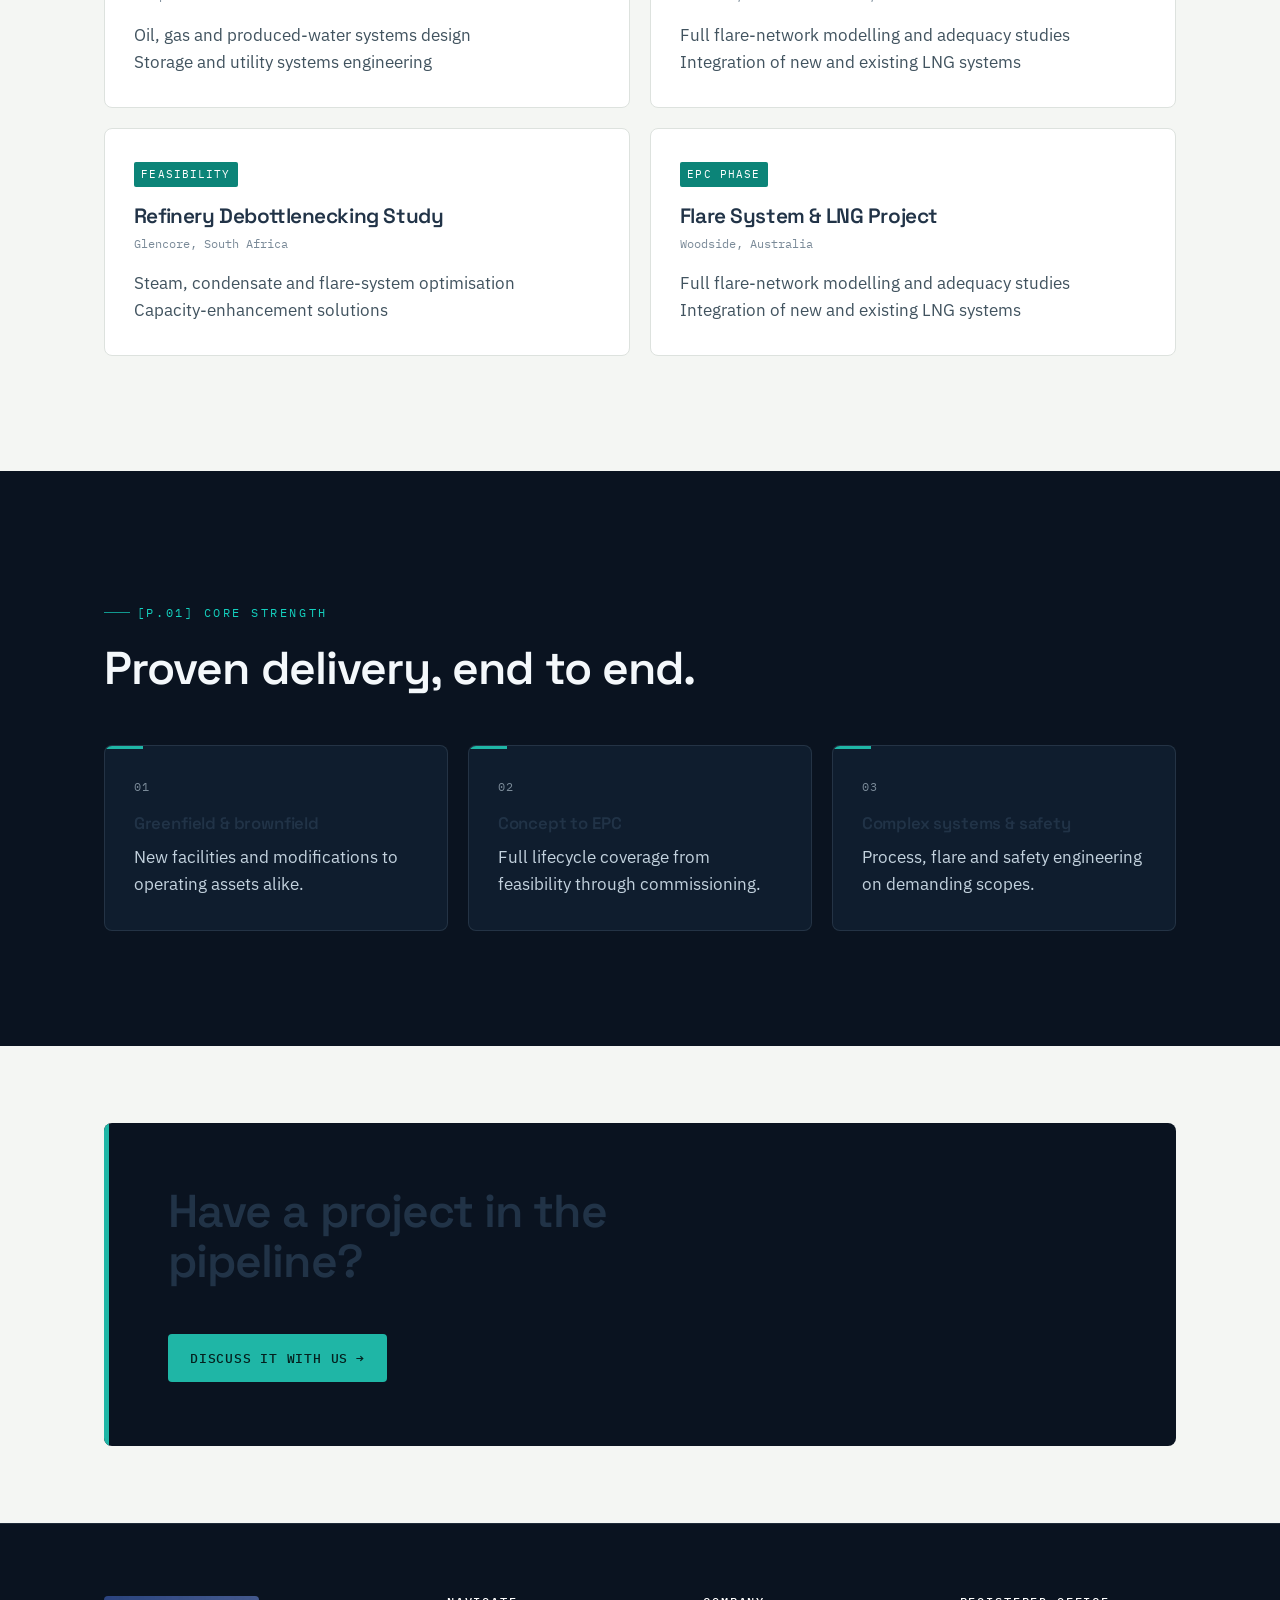
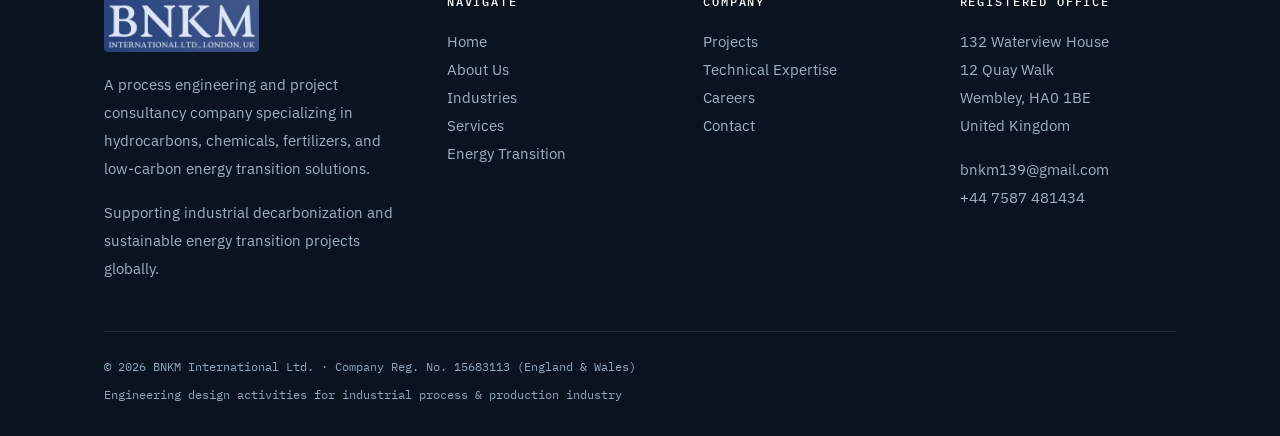
<file: projects.html>
<!DOCTYPE html>
<html lang="en">
<head>
<meta charset="UTF-8">
<meta name="viewport" content="width=device-width, initial-scale=1.0">
<title>Projects — FEED, EPC & Detailed Engineering | BNKM International</title>
<meta name="description" content="Selected projects from BNKM International across SAF, ammonia & urea, upstream oil & gas, LNG flare systems and refinery debottlenecking — spanning feasibility, FEED engineering, EPC and detailed engineering solutions.">
<meta name="keywords" content="Process Engineering Consultancy, FEED Engineering, Green Ammonia Engineering, CCUS Consultancy, Refinery Engineering Services, SAF Engineering, Detailed Engineering Solutions, process optimization, dynamic simulation, carbon reduction, energy efficiency, utility integration, industrial decarbonization, ASME, API, ISO, IEC, NFPA">
<meta name="author" content="BNKM International Ltd.">
<link rel="canonical" href="https://bnkminternational.co.uk/projects.html">
<meta property="og:type" content="website">
<meta property="og:site_name" content="BNKM International Ltd.">
<meta property="og:title" content="Projects — FEED, EPC & Detailed Engineering | BNKM International">
<meta property="og:description" content="Selected projects from BNKM International across SAF, ammonia & urea, upstream oil & gas, LNG flare systems and refinery debottlenecking — spanning feasibility, FEED engineering, EPC and detailed engineering solutions.">
<meta property="og:url" content="https://bnkminternational.co.uk/projects.html">
<meta property="og:image" content="https://bnkminternational.co.uk/assets/bnkm-logo.png">
<meta name="twitter:card" content="summary_large_image">
<meta name="twitter:image" content="https://bnkminternational.co.uk/assets/bnkm-logo.png">
<meta name="theme-color" content="#0A1320">
<link rel="icon" href="[data-uri]" type="image/svg+xml">
<link rel="preconnect" href="https://fonts.googleapis.com">
<link rel="preconnect" href="https://fonts.gstatic.com" crossorigin>
<link href="https://fonts.googleapis.com/css2?family=Space+Grotesk:wght@400;500;600;700&family=IBM+Plex+Sans:wght@400;500;600&family=IBM+Plex+Mono:wght@400;500&display=swap" rel="stylesheet">
<style>/* =========================================================================
   BNKM International Ltd. — Process Engineering Consultancy
   Design system: "Engineering datasheet" — blueprint grid, mono spec tags,
   deep slate-navy authority + blueprint-cyan accent.
   ========================================================================= */

:root{
  /* Palette */
  --ink:        #0A1320;   /* deep slate-navy — authority sections      */
  --ink-2:      #0F1D2E;   /* raised panel on ink                       */
  --ink-3:      #16293D;   /* hairline-lit panel                        */
  --paper:      #F4F6F3;   /* warm off-white — primary background       */
  --paper-2:    #FFFFFF;   /* card surface                              */
  --slate:      #213347;   /* heavy text on paper                       */
  --body:       #41535F;   /* body text on paper                        */
  --muted:      #7A8A98;   /* captions / secondary                      */
  --muted-ink:  #8FA6BA;   /* muted on ink                              */
  --accent:     #1FB6A6;   /* blueprint cyan/teal — the single accent   */
  --accent-2:   #14D0BE;   /* brighter accent for ink backgrounds       */
  --accent-deep:#0C8478;
  --amber:      #DDA251;   /* energy-transition warm note (sparing)     */
  --line:       #DDE2DE;   /* hairline on paper                         */
  --line-ink:   rgba(143,166,186,.16); /* hairline on ink              */
  --grid-ink:   rgba(31,182,166,.07);  /* blueprint grid on ink        */
  --grid-paper: rgba(33,51,71,.045);   /* blueprint grid on paper      */

  /* Type */
  --display: "Space Grotesk", system-ui, sans-serif;
  --sans:    "IBM Plex Sans", system-ui, sans-serif;
  --mono:    "IBM Plex Mono", ui-monospace, monospace;

  /* Scale */
  --maxw: 1200px;
  --gutter: clamp(20px, 5vw, 64px);
  --r: 4px;          /* sharp, instrument-like radius */
  --r-lg: 8px;
  --ease: cubic-bezier(.22,.61,.36,1);
}

/* ---------- Reset ---------- */
*{box-sizing:border-box;margin:0;padding:0}
html{scroll-behavior:smooth;-webkit-text-size-adjust:100%}
body{
  font-family:var(--sans);
  background:var(--paper);
  color:var(--body);
  line-height:1.6;
  font-size:17px;
  -webkit-font-smoothing:antialiased;
  text-rendering:optimizeLegibility;
  overflow-x:hidden;
}
img{max-width:100%;display:block}
a{color:inherit;text-decoration:none}
ul{list-style:none}
button{font:inherit;cursor:pointer;border:none;background:none}

/* ---------- Layout primitives ---------- */
.wrap{max-width:var(--maxw);margin-inline:auto;padding-inline:var(--gutter)}
.section{padding-block:clamp(64px,9vw,128px)}
.section--tight{padding-block:clamp(48px,6vw,80px)}
.ink{background:var(--ink);color:#E7EEF4;position:relative}
.ink h1,.ink h2,.ink h3,.ink h4{color:#F4F8FB}
.blueprint{
  background-image:
    linear-gradient(var(--grid-ink) 1px,transparent 1px),
    linear-gradient(90deg,var(--grid-ink) 1px,transparent 1px);
  background-size:44px 44px;
}
.blueprint-paper{
  background-image:
    linear-gradient(var(--grid-paper) 1px,transparent 1px),
    linear-gradient(90deg,var(--grid-paper) 1px,transparent 1px);
  background-size:44px 44px;
}

/* ---------- Typography ---------- */
h1,h2,h3,h4{font-family:var(--display);color:var(--slate);line-height:1.08;font-weight:600;letter-spacing:-.02em}
h1{font-size:clamp(2.5rem,6vw,4.6rem);font-weight:600}
h2{font-size:clamp(1.9rem,3.6vw,3rem)}
h3{font-size:clamp(1.25rem,2vw,1.6rem)}
h4{font-size:1.05rem;letter-spacing:-.01em}
p{max-width:64ch}
strong{color:var(--slate);font-weight:600}
.ink strong{color:#fff}

/* Eyebrow — monospace "coordinate / spec code" */
.eyebrow{
  font-family:var(--mono);
  font-size:.72rem;
  letter-spacing:.22em;
  text-transform:uppercase;
  color:var(--accent-deep);
  display:inline-flex;
  align-items:center;
  gap:.6em;
  margin-bottom:1.4rem;
}
.ink .eyebrow{color:var(--accent-2)}
.eyebrow::before{
  content:"";
  width:26px;height:1px;
  background:currentColor;
  opacity:.7;
}

.lede{font-size:clamp(1.05rem,1.6vw,1.32rem);color:var(--body);max-width:60ch}
.ink .lede{color:#C3D2DE}

/* ---------- Buttons ---------- */
.btn{
  display:inline-flex;align-items:center;gap:.6em;
  font-family:var(--mono);font-size:.82rem;letter-spacing:.06em;
  text-transform:uppercase;font-weight:500;
  padding:.95em 1.6em;border-radius:var(--r);
  transition:.25s var(--ease);
  border:1px solid transparent;
}
.btn .arr{transition:transform .25s var(--ease)}
.btn:hover .arr{transform:translateX(4px)}
.btn--primary{background:var(--accent);color:#04201E}
.btn--primary:hover{background:var(--accent-2)}
.btn--ghost{border-color:var(--line-ink);color:#E7EEF4}
.btn--ghost:hover{border-color:var(--accent-2);color:var(--accent-2)}
.btn--dark{background:var(--slate);color:#fff}
.btn--dark:hover{background:var(--ink)}

/* ---------- Header / Nav ---------- */
.site-head{
  position:sticky;top:0;z-index:50;
  background:rgba(244,246,243,.86);
  backdrop-filter:saturate(180%) blur(14px);
  border-bottom:1px solid var(--line);
}
.site-head.on-ink{background:rgba(10,19,32,.78);border-bottom-color:var(--line-ink)}
.nav{display:flex;align-items:center;justify-content:space-between;gap:2rem;height:72px}
.brand{display:flex;align-items:center;line-height:1.05}
.brand-logo{height:44px;width:auto;display:block;border-radius:3px}
@media(max-width:1080px){.brand-logo{height:40px}}
.brand b{font-family:var(--display);font-weight:600;font-size:1.12rem;letter-spacing:-.02em;color:var(--slate);white-space:nowrap}
.on-ink .brand b{color:#fff}
.brand span{font-family:var(--mono);font-size:.62rem;letter-spacing:.18em;text-transform:uppercase;color:var(--muted)}
.on-ink .brand span{color:var(--muted-ink)}
.nav-links{display:flex;align-items:center;gap:.3rem}
.nav-links a{
  font-size:.9rem;font-weight:500;color:var(--body);white-space:nowrap;
  padding:.5em .7em;border-radius:var(--r);transition:.2s;position:relative;
}
.on-ink .nav-links a{color:#C3D2DE}
.nav-links a:hover{color:var(--slate)}
.on-ink .nav-links a:hover{color:#fff}
.nav-links a.active{color:var(--accent-deep)}
.on-ink .nav-links a.active{color:var(--accent-2)}
.nav-links a.active::after{
  content:"";position:absolute;left:.7em;right:.7em;bottom:.1em;height:2px;background:currentColor;
}
.nav-cta{margin-left:.4rem}
.nav-toggle{display:none;flex-direction:column;gap:5px;padding:8px}
.nav-toggle span{width:24px;height:2px;background:var(--slate);transition:.3s}
.on-ink .nav-toggle span{background:#fff}

@media(max-width:1080px){
  .nav-links{
    position:fixed;inset:72px 0 auto 0;flex-direction:column;align-items:stretch;
    gap:0;background:var(--ink);padding:.5rem var(--gutter) 1.5rem;
    transform:translateY(-130%);transition:transform .35s var(--ease);
    border-bottom:1px solid var(--line-ink);
  }
  .nav-links.open{transform:translateY(0)}
  .nav-links a{color:#C3D2DE;padding:.95em 0;border-bottom:1px solid var(--line-ink);border-radius:0}
  .nav-links a.active::after{display:none}
  .nav-cta{margin:1rem 0 0}
  .nav-cta .btn{width:100%;justify-content:center}
  .nav-toggle{display:flex}
  .nav-toggle.open span:nth-child(1){transform:translateY(7px) rotate(45deg)}
  .nav-toggle.open span:nth-child(2){opacity:0}
  .nav-toggle.open span:nth-child(3){transform:translateY(-7px) rotate(-45deg)}
}

/* ---------- Hero ---------- */
.hero{position:relative;overflow:hidden;padding-block:clamp(80px,12vw,150px)}
.hero::after{ /* schematic corner motif */
  content:"";position:absolute;right:-160px;top:-160px;width:520px;height:520px;
  border:1px solid var(--line-ink);border-radius:50%;
  box-shadow:0 0 0 60px rgba(31,182,166,.03);
  pointer-events:none;
}
.hero .wrap{position:relative;z-index:2}
.hero h1{max-width:18ch}
.hero .lede{margin-top:1.5rem}
.hero-actions{display:flex;flex-wrap:wrap;gap:1rem;margin-top:2.4rem}
.hero-meta{
  margin-top:3.5rem;display:flex;flex-wrap:wrap;gap:1.4rem 2.6rem;
  padding-top:2rem;border-top:1px solid var(--line-ink);
}
.hero-meta div{display:flex;flex-direction:column;gap:.2rem}
.hero-meta b{font-family:var(--display);font-size:1.5rem;color:#fff;font-weight:600}
.hero-meta span{font-family:var(--mono);font-size:.68rem;letter-spacing:.12em;text-transform:uppercase;color:var(--muted-ink)}

/* ---------- Section header ---------- */
.shead{max-width:62ch;margin-bottom:3.2rem}
.shead.center{margin-inline:auto;text-align:center}
.shead.center .eyebrow{justify-content:center}
.shead p{margin-top:1.1rem}

/* ---------- Spec tags (standards / keywords) ---------- */
.spec-row{display:flex;flex-wrap:wrap;gap:.65rem}
.spec{
  font-family:var(--mono);font-size:.74rem;letter-spacing:.05em;
  padding:.5em .85em;border:1px solid var(--line);border-radius:var(--r);
  color:var(--slate);background:var(--paper-2);
  display:inline-flex;align-items:center;gap:.5em;
}
.spec::before{content:"";width:6px;height:6px;background:var(--accent);border-radius:1px}
.ink .spec{background:var(--ink-2);border-color:var(--line-ink);color:#D6E2EC}
.ink .spec::before{background:var(--accent-2)}

/* ---------- Card grid ---------- */
.grid{display:grid;gap:1.25rem}
.grid-2{grid-template-columns:repeat(2,1fr)}
.grid-3{grid-template-columns:repeat(3,1fr)}
.grid-4{grid-template-columns:repeat(4,1fr)}
@media(max-width:900px){.grid-3,.grid-4{grid-template-columns:repeat(2,1fr)}}
@media(max-width:620px){.grid-2,.grid-3,.grid-4{grid-template-columns:1fr}}

.card{
  background:var(--paper-2);border:1px solid var(--line);border-radius:var(--r-lg);
  padding:2rem 1.8rem;transition:.3s var(--ease);position:relative;overflow:hidden;
}
.card::before{ /* top index rule */
  content:"";position:absolute;left:0;top:0;height:3px;width:38px;background:var(--accent);
  transition:width .3s var(--ease);
}
.card:hover{transform:translateY(-4px);border-color:#C9D3CC;box-shadow:0 18px 40px -24px rgba(10,19,32,.25)}
.card:hover::before{width:100%}
.card .idx{font-family:var(--mono);font-size:.72rem;letter-spacing:.12em;color:var(--muted);margin-bottom:1.1rem;display:block}
.card h3{margin-bottom:.9rem}
.card h4{margin-bottom:.7rem;color:var(--slate)}
.card ul.tick li{
  position:relative;padding-left:1.3em;margin-block:.45em;font-size:.96rem;color:var(--body);
}
.card ul.tick li::before{
  content:"";position:absolute;left:0;top:.62em;width:7px;height:7px;
  border:1.5px solid var(--accent);border-radius:1px;
}
.ink .card{background:var(--ink-2);border-color:var(--line-ink)}
.ink .card:hover{border-color:rgba(31,182,166,.4)}
.ink .card ul.tick li{color:#C3D2DE}

/* ---------- Lifecycle (true sequence — numbered) ---------- */
.flow{display:grid;grid-template-columns:repeat(4,1fr);gap:0;position:relative}
@media(max-width:820px){.flow{grid-template-columns:1fr;gap:1px;background:var(--line-ink)}}
.flow-step{padding:2rem 1.6rem;border:1px solid var(--line-ink);margin-left:-1px;background:var(--ink-2);position:relative}
.flow-step:first-child{margin-left:0}
.flow-num{font-family:var(--mono);font-size:.74rem;letter-spacing:.14em;color:var(--accent-2);margin-bottom:1rem;display:flex;align-items:center;gap:.6em}
.flow-num::after{content:"";flex:1;height:1px;background:var(--line-ink)}
.flow-step h4{margin-bottom:1rem;font-size:1.15rem}
.flow-step ul.tick li{position:relative;padding-left:1.2em;font-size:.9rem;margin-block:.4em;color:#B7C7D3}
.flow-step ul.tick li::before{content:"";position:absolute;left:0;top:.6em;width:6px;height:6px;border:1.5px solid var(--accent-2);border-radius:1px}

/* ---------- Stats strip ---------- */
.stats{display:grid;grid-template-columns:repeat(4,1fr);gap:1px;background:var(--line);border:1px solid var(--line);border-radius:var(--r-lg);overflow:hidden}
@media(max-width:620px){.stats{grid-template-columns:repeat(2,1fr)}}
.stat{background:var(--paper-2);padding:2.2rem 1.6rem;text-align:left}
.stat b{font-family:var(--display);font-size:clamp(2rem,4vw,2.9rem);color:var(--slate);font-weight:600;display:block;letter-spacing:-.03em}
.stat span{font-family:var(--mono);font-size:.7rem;letter-spacing:.12em;text-transform:uppercase;color:var(--muted);margin-top:.4rem;display:block}
.ink .stats{background:var(--line-ink);border-color:var(--line-ink)}
.ink .stat{background:var(--ink-2)}
.ink .stat b{color:#fff}

/* ---------- Split feature ---------- */
.split{display:grid;grid-template-columns:1.05fr .95fr;gap:clamp(2rem,5vw,4.5rem);align-items:center}
@media(max-width:880px){.split{grid-template-columns:1fr}}
.split-figure{
  aspect-ratio:4/3;border-radius:var(--r-lg);border:1px solid var(--line-ink);
  background:var(--ink-2);position:relative;overflow:hidden;
}
/* Scene illustration used inside a split figure */
.split-figure.photo{background:var(--ink);padding:0}
.split-figure.photo svg{position:absolute;inset:0;width:100%;height:100%}
.photo-tag{
  position:absolute;left:14px;bottom:12px;z-index:2;
  font-family:var(--mono);font-size:.6rem;letter-spacing:.14em;text-transform:uppercase;
  color:var(--muted-ink);background:rgba(10,19,32,.55);padding:.35em .6em;border-radius:2px;
  backdrop-filter:blur(4px);
}

/* Full-bleed image band */
.imgband{
  position:relative;width:100%;height:clamp(300px,40vw,500px);
  overflow:hidden;background:var(--ink);
}
.imgband svg{position:absolute;inset:0;width:100%;height:100%}
.imgband .cap{
  position:absolute;left:0;right:0;bottom:0;z-index:2;
  padding:clamp(1.6rem,4vw,3rem);
  background:linear-gradient(to top,rgba(6,15,26,.92),rgba(6,15,26,.45) 55%,transparent);
}
.imgband .cap .eyebrow{color:var(--accent-2);margin-bottom:.8rem}
.imgband .cap h3{color:#fff;max-width:30ch;font-size:clamp(1.3rem,2.4vw,2rem)}

/* Schematic illustration block (CSS-only "P&ID" motif) */
.schematic{position:absolute;inset:0;background-image:
  linear-gradient(var(--grid-ink) 1px,transparent 1px),
  linear-gradient(90deg,var(--grid-ink) 1px,transparent 1px);background-size:32px 32px}
.schematic svg{position:absolute;inset:0;width:100%;height:100%}

/* ---------- Numbered reasons (list) ---------- */
.reasons{display:grid;grid-template-columns:repeat(2,1fr);gap:1px;background:var(--line);border:1px solid var(--line);border-radius:var(--r-lg);overflow:hidden}
@media(max-width:760px){.reasons{grid-template-columns:1fr}}
.reason{background:var(--paper-2);padding:1.8rem;display:flex;gap:1.2rem;align-items:flex-start}
.reason b{font-family:var(--mono);font-size:.8rem;color:var(--accent-deep);padding-top:.2rem}
.reason p{font-family:var(--display);font-size:1.1rem;color:var(--slate);line-height:1.3;max-width:38ch}

/* ---------- Standards strip ---------- */
.standards{display:grid;grid-template-columns:repeat(5,1fr);gap:1px;background:var(--line-ink);border:1px solid var(--line-ink);border-radius:var(--r-lg);overflow:hidden}
@media(max-width:760px){.standards{grid-template-columns:repeat(2,1fr)}}
.std{background:var(--ink-2);padding:1.8rem 1.4rem}
.std b{font-family:var(--display);font-size:1.4rem;color:#fff;display:block;letter-spacing:.02em}
.std span{font-family:var(--mono);font-size:.66rem;letter-spacing:.06em;color:var(--muted-ink);margin-top:.5rem;display:block;line-height:1.4}

/* ---------- CTA band ---------- */
.cta-band{background:var(--ink);color:#fff;border-radius:var(--r-lg);padding:clamp(2.5rem,5vw,4rem);position:relative;overflow:hidden}
.cta-band h2{max-width:20ch}
.cta-band .accent-bar{position:absolute;left:0;top:0;bottom:0;width:5px;background:var(--accent)}

/* ---------- Industries / sector cards ---------- */
.sector{background:var(--paper-2);border:1px solid var(--line);border-radius:var(--r-lg);padding:2.2rem;transition:.3s var(--ease)}
.sector:hover{border-color:#C9D3CC;box-shadow:0 18px 40px -26px rgba(10,19,32,.22)}
.sector .tag{font-family:var(--mono);font-size:.7rem;letter-spacing:.12em;text-transform:uppercase;color:var(--accent-deep);margin-bottom:1rem;display:block}
.sector p{margin-bottom:1.2rem;font-size:.98rem}

/* ---------- Project list ---------- */
.proj{
  background:var(--paper-2);border:1px solid var(--line);border-radius:var(--r-lg);
  padding:1.9rem 1.8rem;transition:.3s var(--ease);position:relative;
}
.proj:hover{transform:translateY(-3px);box-shadow:0 18px 40px -26px rgba(10,19,32,.22)}
.proj-phase{font-family:var(--mono);font-size:.68rem;letter-spacing:.1em;text-transform:uppercase;color:#fff;background:var(--accent-deep);padding:.35em .7em;border-radius:2px;display:inline-block;margin-bottom:1.1rem}
.proj h3{font-size:1.3rem;margin-bottom:.4rem}
.proj .loc{font-family:var(--mono);font-size:.78rem;color:var(--muted);margin-bottom:1rem;display:block}

/* ---------- Energy transition pillars ---------- */
.pillar{background:var(--ink-2);border:1px solid var(--line-ink);border-radius:var(--r-lg);padding:2rem;transition:.3s var(--ease)}
.pillar:hover{border-color:rgba(221,162,81,.45)}
.pillar .ico{width:40px;height:40px;border:1px solid var(--amber);border-radius:var(--r);display:grid;place-items:center;color:var(--amber);font-family:var(--mono);font-size:.8rem;margin-bottom:1.3rem}
.pillar h4{color:#fff;margin-bottom:.8rem}
.pillar p{font-size:.95rem;color:#B7C7D3}

/* ---------- Careers ---------- */
.role{background:var(--paper-2);border:1px solid var(--line);border-radius:var(--r-lg);padding:2rem 1.9rem;transition:.3s var(--ease)}
.role:hover{border-color:#C9D3CC;box-shadow:0 18px 40px -26px rgba(10,19,32,.22)}
.role .meta{display:flex;flex-wrap:wrap;gap:.6rem;margin-bottom:1.2rem}
.role .pill{font-family:var(--mono);font-size:.68rem;letter-spacing:.08em;text-transform:uppercase;color:var(--body);border:1px solid var(--line);border-radius:99px;padding:.35em .8em}
.role h3{margin-bottom:.8rem}

/* ---------- Contact ---------- */
.contact-grid{display:grid;grid-template-columns:.9fr 1.1fr;gap:clamp(2rem,5vw,4rem)}
@media(max-width:880px){.contact-grid{grid-template-columns:1fr}}
.cinfo{display:flex;flex-direction:column;gap:1.8rem}
.cinfo .row span{font-family:var(--mono);font-size:.7rem;letter-spacing:.12em;text-transform:uppercase;color:var(--accent-deep);display:block;margin-bottom:.35rem}
.cinfo .row a,.cinfo .row p{color:var(--slate);font-size:1.05rem}
.form{background:var(--paper-2);border:1px solid var(--line);border-radius:var(--r-lg);padding:clamp(1.8rem,4vw,2.6rem)}
.field{margin-bottom:1.4rem}
.field label{font-family:var(--mono);font-size:.72rem;letter-spacing:.1em;text-transform:uppercase;color:var(--body);display:block;margin-bottom:.55rem}
.field input,.field textarea{
  width:100%;font-family:var(--sans);font-size:1rem;color:var(--slate);
  background:var(--paper);border:1px solid var(--line);border-radius:var(--r);
  padding:.85em 1em;transition:.2s;
}
.field input:focus,.field textarea:focus{outline:none;border-color:var(--accent);box-shadow:0 0 0 3px rgba(31,182,166,.15)}
.field textarea{resize:vertical;min-height:130px}

/* ---------- Footer ---------- */
.site-foot{background:var(--ink);color:#B7C7D3;padding-block:clamp(3rem,6vw,4.5rem) 2rem;border-top:1px solid var(--line-ink)}
.foot-grid{display:grid;grid-template-columns:1.4fr 1fr 1fr 1fr;gap:2.5rem}
@media(max-width:820px){.foot-grid{grid-template-columns:1fr 1fr}}
@media(max-width:480px){.foot-grid{grid-template-columns:1fr}}
.foot-grid h4{color:#fff;font-family:var(--mono);font-size:.72rem;letter-spacing:.16em;text-transform:uppercase;margin-bottom:1.2rem;font-weight:500}
.foot-grid p,.foot-grid a{font-size:.92rem;color:#9DB1C0;line-height:1.9}
.foot-grid a:hover{color:var(--accent-2)}
.foot-brand b{font-family:var(--display);font-size:1.3rem;color:#fff;display:block;margin-bottom:.8rem}
.foot-logo{height:56px;width:auto;display:block;margin-bottom:1.2rem;border-radius:4px}
.foot-bottom{margin-top:3rem;padding-top:1.6rem;border-top:1px solid var(--line-ink);font-family:var(--mono);font-size:.72rem;color:var(--muted-ink);display:flex;flex-wrap:wrap;gap:.6rem 1.5rem;justify-content:space-between}

/* ---------- Page hero (interior pages) ---------- */
.phero{padding-block:clamp(70px,9vw,120px) clamp(50px,6vw,72px);position:relative;overflow:hidden}
.phero h1{max-width:20ch}
.phero .lede{margin-top:1.4rem}

/* ---------- Prose ---------- */
.prose p{margin-bottom:1.3rem}
.prose p:last-child{margin-bottom:0}

/* ---------- Reveal animation ---------- */
.reveal{opacity:0;transform:translateY(22px);transition:opacity .7s var(--ease),transform .7s var(--ease)}
.reveal.in{opacity:1;transform:none}
@media(prefers-reduced-motion:reduce){
  .reveal{opacity:1;transform:none;transition:none}
  html{scroll-behavior:auto}
  *{animation:none!important}
}

/* ---------- Utility ---------- */
.mt-1{margin-top:1rem}.mt-2{margin-top:2rem}.mt-3{margin-top:3rem}
.center{text-align:center}
.divider{height:1px;background:var(--line-ink);border:none;margin-block:3rem}
</style>
<noscript><style>.reveal{opacity:1!important;transform:none!important}</style></noscript>
<script type="application/ld+json">
{
  "@context":"https://schema.org",
  "@type":"ProfessionalService",
  "name":"BNKM International Ltd.",
  "description":"A process engineering and project consultancy company specializing in hydrocarbons, chemicals, fertilizers, and low-carbon energy transition solutions.",
  "url":"https://bnkminternational.co.uk",
  "email":"bnkm139@gmail.com",
  "telephone":"+44-7587481434",
  "foundingDate":"2024",
  "address":{"@type":"PostalAddress","streetAddress":"132 Waterview House, 12 Quay Walk","addressLocality":"Wembley","postalCode":"HA0 1BE","addressCountry":"GB"},
  "areaServed":"Worldwide",
  "knowsAbout":["Process Engineering Consultancy","FEED Engineering","Detailed Engineering Solutions","Green Ammonia Engineering","CCUS Consultancy","Refinery Engineering Services","SAF Engineering","Carbon Capture Utilisation and Storage","Dynamic Simulation","Energy Efficiency","Process Optimization","Industrial Decarbonization"]
}
</script>
</head>
<body>
<header class="site-head" id="siteHead">
  <div class="wrap">
    <nav class="nav" aria-label="Primary">
      <a href="index.html" class="brand" aria-label="BNKM International Ltd. — home">
        <img class="brand-logo" src="[data-uri]" width="415" height="150" alt="BNKM International Ltd., London, UK">
      </a>
      <div class="nav-links" id="navLinks">
        <a href="index.html">Home</a>
        <a href="about.html">About</a>
        <a href="industries.html">Industries</a>
        <a href="services.html">Services</a>
        <a href="energy-transition.html">Energy Transition</a>
        <a href="projects.html" class="active" aria-current="page">Projects</a>
        <a href="expertise.html">Expertise</a>
        <a href="careers.html">Careers</a>
        <div class="nav-cta"><a class="btn btn--primary" href="contact.html">Contact <span class="arr">&rarr;</span></a></div>
      </div>
      <button class="nav-toggle" id="navToggle" aria-label="Menu" aria-expanded="false" aria-controls="navLinks">
        <span></span><span></span><span></span>
      </button>
    </nav>
  </div>
</header>
<main>
<section class="phero ink blueprint">
  <div class="wrap">
    <p class="eyebrow reveal">[P.00] Projects</p>
    <h1 class="reveal">Complex projects across industries and phases.</h1>
    <p class="lede reveal">BNKM leadership brings extensive global experience delivering complex greenfield and brownfield projects &mdash; from concept and FEED engineering through to EPC and detailed engineering solutions.</p>
  </div>
</section>

<section class="imgband reveal" aria-label="Delivery across greenfield and brownfield assets, concept to commissioning.">
  <svg viewBox="0 0 800 600" xmlns="http://www.w3.org/2000/svg" preserveAspectRatio="xMidYMid slice" role="img" aria-label="Onshore oil field at dusk with pump jacks, a wellhead, a storage tank and a pipeline">
 <defs>
  <linearGradient id="onSky" x1="0" y1="0" x2="0" y2="1">
   <stop offset="0" stop-color="#07131F"/><stop offset=".6" stop-color="#102A40"/><stop offset="1" stop-color="#27475C"/>
  </linearGradient>
  <radialGradient id="onSun" cx=".5" cy=".5" r=".5">
   <stop offset="0" stop-color="#F4B66B" stop-opacity=".9"/><stop offset=".4" stop-color="#F0A85A" stop-opacity=".4"/><stop offset="1" stop-color="#F0A85A" stop-opacity="0"/>
  </radialGradient>
  <linearGradient id="onGround" x1="0" y1="0" x2="0" y2="1">
   <stop offset="0" stop-color="#0E2334"/><stop offset="1" stop-color="#070F19"/>
  </linearGradient>
 </defs>
 <rect width="800" height="600" fill="url(#onSky)"/>
 <ellipse cx="612" cy="392" rx="180" ry="140" fill="url(#onSun)"/>
 <circle cx="612" cy="392" r="42" fill="#F6C079" opacity=".85"/>
 <g opacity=".5" fill="#13314A"><circle cx="120" cy="70" r="1.2"/><circle cx="260" cy="50" r="1"/><circle cx="430" cy="90" r="1.1"/></g>
 <!-- distant ridge -->
 <path d="M0 398 L160 384 L340 396 L520 380 L700 394 L800 384 L800 600 L0 600 Z" fill="#0C2030" opacity=".8"/>
 <!-- ground -->
 <rect x="0" y="404" width="800" height="196" fill="url(#onGround)"/>
 <path d="M0 470 Q200 452 420 472 T800 466 V600 H0 Z" fill="#0A1A28" opacity=".6"/>
 <!-- pipeline -->
 <g stroke="#1F4159" stroke-width="4" fill="none"><path d="M0 520 H470 q16 0 16 -16 V470"/></g>
 <g stroke="#1FB6A6" stroke-width="1" opacity=".3" fill="none"><path d="M0 520 H470"/></g>
 <!-- storage tank (left) -->
 <g fill="#13283D" stroke="#27506A" stroke-width="1.2"><ellipse cx="92" cy="430" rx="48" ry="11"/><rect x="44" y="430" width="96" height="78"/></g>
 <line x1="44" y1="466" x2="140" y2="466" stroke="#1FB6A6" stroke-width="1" opacity=".4"/>
 <g transform="translate(300 470) scale(1.0)">
  <g transform="scale(1 1)">
   <!-- skid -->
   <rect x="-66" y="-8" width="132" height="10" fill="#0E2436" stroke="#2E5A74" stroke-width="1"/>
   <!-- prime mover / gearbox -->
   <rect x="34" y="-30" width="30" height="22" fill="#13283D" stroke="#2E5A74" stroke-width="1"/>
   <!-- samson post (A-frame) -->
   <path d="M-6 -8 L4 -96 L18 -8 Z" fill="#13283D" stroke="#2E5A74" stroke-width="1.4"/>
   <path d="M-2 -50 L14 -50" stroke="#2E5A74" stroke-width="1.4"/>
   <!-- walking beam -->
   <path d="M-78 -88 L52 -100 L52 -90 L-78 -78 Z" fill="#16314A" stroke="#2E5A74" stroke-width="1.4"/>
   <!-- counterweight + crank -->
   <circle cx="50" cy="-46" r="18" fill="#13283D" stroke="#2E5A74" stroke-width="1.4"/>
   <line x1="50" y1="-95" x2="50" y2="-64" stroke="#2E5A74" stroke-width="2.4"/>
   <!-- horse head + bridle -->
   <path d="M-78 -84 C-92 -84 -94 -70 -90 -58 L-78 -64 Z" fill="#16314A" stroke="#2E5A74" stroke-width="1.4"/>
   <line x1="-90" y1="-58" x2="-86" y2="-8" stroke="#2E5A74" stroke-width="1.4"/>
   <line x1="-83" y1="-58" x2="-80" y2="-8" stroke="#2E5A74" stroke-width="1.4"/>
   <!-- wellhead -->
   <rect x="-92" y="-22" width="14" height="22" fill="#0F2436" stroke="#2E5A74" stroke-width="1"/>
   <circle cx="4" cy="-96" r="2.4" fill="#14D0BE"/>
  </g>
 </g>
 <g transform="translate(520 484) scale(0.78)">
  <g transform="scale(1 1)">
   <!-- skid -->
   <rect x="-66" y="-8" width="132" height="10" fill="#0E2436" stroke="#2E5A74" stroke-width="1"/>
   <!-- prime mover / gearbox -->
   <rect x="34" y="-30" width="30" height="22" fill="#13283D" stroke="#2E5A74" stroke-width="1"/>
   <!-- samson post (A-frame) -->
   <path d="M-6 -8 L4 -96 L18 -8 Z" fill="#13283D" stroke="#2E5A74" stroke-width="1.4"/>
   <path d="M-2 -50 L14 -50" stroke="#2E5A74" stroke-width="1.4"/>
   <!-- walking beam -->
   <path d="M-78 -88 L52 -100 L52 -90 L-78 -78 Z" fill="#16314A" stroke="#2E5A74" stroke-width="1.4"/>
   <!-- counterweight + crank -->
   <circle cx="50" cy="-46" r="18" fill="#13283D" stroke="#2E5A74" stroke-width="1.4"/>
   <line x1="50" y1="-95" x2="50" y2="-64" stroke="#2E5A74" stroke-width="2.4"/>
   <!-- horse head + bridle -->
   <path d="M-78 -84 C-92 -84 -94 -70 -90 -58 L-78 -64 Z" fill="#16314A" stroke="#2E5A74" stroke-width="1.4"/>
   <line x1="-90" y1="-58" x2="-86" y2="-8" stroke="#2E5A74" stroke-width="1.4"/>
   <line x1="-83" y1="-58" x2="-80" y2="-8" stroke="#2E5A74" stroke-width="1.4"/>
   <!-- wellhead -->
   <rect x="-92" y="-22" width="14" height="22" fill="#0F2436" stroke="#2E5A74" stroke-width="1"/>
   <circle cx="4" cy="-96" r="2.4" fill="#14D0BE"/>
  </g>
 </g>
 <g transform="translate(690 458) scale(1.18)">
  <g transform="scale(-1 1)">
   <!-- skid -->
   <rect x="-66" y="-8" width="132" height="10" fill="#0E2436" stroke="#2E5A74" stroke-width="1"/>
   <!-- prime mover / gearbox -->
   <rect x="34" y="-30" width="30" height="22" fill="#13283D" stroke="#2E5A74" stroke-width="1"/>
   <!-- samson post (A-frame) -->
   <path d="M-6 -8 L4 -96 L18 -8 Z" fill="#13283D" stroke="#2E5A74" stroke-width="1.4"/>
   <path d="M-2 -50 L14 -50" stroke="#2E5A74" stroke-width="1.4"/>
   <!-- walking beam -->
   <path d="M-78 -88 L52 -100 L52 -90 L-78 -78 Z" fill="#16314A" stroke="#2E5A74" stroke-width="1.4"/>
   <!-- counterweight + crank -->
   <circle cx="50" cy="-46" r="18" fill="#13283D" stroke="#2E5A74" stroke-width="1.4"/>
   <line x1="50" y1="-95" x2="50" y2="-64" stroke="#2E5A74" stroke-width="2.4"/>
   <!-- horse head + bridle -->
   <path d="M-78 -84 C-92 -84 -94 -70 -90 -58 L-78 -64 Z" fill="#16314A" stroke="#2E5A74" stroke-width="1.4"/>
   <line x1="-90" y1="-58" x2="-86" y2="-8" stroke="#2E5A74" stroke-width="1.4"/>
   <line x1="-83" y1="-58" x2="-80" y2="-8" stroke="#2E5A74" stroke-width="1.4"/>
   <!-- wellhead -->
   <rect x="-92" y="-22" width="14" height="22" fill="#0F2436" stroke="#2E5A74" stroke-width="1"/>
   <circle cx="4" cy="-96" r="2.4" fill="#14D0BE"/>
  </g>
 </g>
</svg>
  <div class="cap">
    <p class="eyebrow">[P.00b] Upstream to downstream</p>
    <h3>Delivery across greenfield and brownfield assets, concept to commissioning.</h3>
  </div>
</section>

<section class="section">
  <div class="wrap">
    <div class="grid grid-2">
      <article class="proj reveal"><span class="proj-phase">FEED Phase</span><h3>SAF &mdash; Biomass Green Fuels</h3><span class="loc">United Kingdom &amp; Netherlands</span><ul class="tick"><li>Biomass to Sustainable Aviation Fuel</li><li>Process design including syngas treatment and Fischer-Tropsch conversion</li></ul></article>
      <article class="proj reveal"><span class="proj-phase">FEED Phase</span><h3>Ammonia &amp; Urea Complex</h3><span class="loc">Iraq</span><ul class="tick"><li>2,300 MTPD ammonia + 4,000 MTPD urea plant</li><li>Process design, safety studies and technology integration</li></ul></article>
      <article class="proj reveal"><span class="proj-phase">FEED &amp; Detailed</span><h3>Upstream Oil &amp; Gas Projects</h3><span class="loc">Iraq</span><ul class="tick"><li>Oil, gas and produced-water systems design</li><li>Storage and utility systems engineering</li></ul></article>
      <article class="proj reveal"><span class="proj-phase">EPC &amp; FEED</span><h3>Flare System &amp; LNG Project</h3><span class="loc">Woodside, Australia &amp; ABADI, Indonesia</span><ul class="tick"><li>Full flare-network modelling and adequacy studies</li><li>Integration of new and existing LNG systems</li></ul></article>
      <article class="proj reveal"><span class="proj-phase">Feasibility</span><h3>Refinery Debottlenecking Study</h3><span class="loc">Glencore, South Africa</span><ul class="tick"><li>Steam, condensate and flare-system optimisation</li><li>Capacity-enhancement solutions</li></ul></article>
      <article class="proj reveal"><span class="proj-phase">EPC Phase</span><h3>Flare System &amp; LNG Project</h3><span class="loc">Woodside, Australia</span><ul class="tick"><li>Full flare-network modelling and adequacy studies</li><li>Integration of new and existing LNG systems</li></ul></article>
    </div>
  </div>
</section>

<section class="section ink">
  <div class="wrap">
    <div class="shead reveal"><p class="eyebrow">[P.01] Core strength</p><h2>Proven delivery, end to end.</h2></div>
    <div class="grid grid-3 reveal">
      <div class="card"><span class="idx">01</span><h4>Greenfield &amp; brownfield</h4><p style="color:#C3D2DE">New facilities and modifications to operating assets alike.</p></div>
      <div class="card"><span class="idx">02</span><h4>Concept to EPC</h4><p style="color:#C3D2DE">Full lifecycle coverage from feasibility through commissioning.</p></div>
      <div class="card"><span class="idx">03</span><h4>Complex systems &amp; safety</h4><p style="color:#C3D2DE">Process, flare and safety engineering on demanding scopes.</p></div>
    </div>
  </div>
</section>

<section class="section--tight">
  <div class="wrap"><div class="cta-band reveal"><div class="accent-bar"></div>
    <h2>Have a project in the pipeline?</h2>
    <a class="btn btn--primary mt-3" href="contact.html">Discuss it with us <span class="arr">&rarr;</span></a>
  </div></div>
</section>
</main>
<footer class="site-foot">
  <div class="wrap">
    <div class="foot-grid">
      <div class="foot-brand">
        <img class="foot-logo" src="[data-uri]" width="415" height="150" alt="BNKM International Ltd., London, UK">
        <p>A process engineering and project consultancy company specializing in hydrocarbons, chemicals, fertilizers, and low-carbon energy transition solutions.</p>
        <p style="margin-top:1rem">Supporting industrial decarbonization and sustainable energy transition projects globally.</p>
      </div>
      <div>
        <h4>Navigate</h4>
        <p><a href="index.html">Home</a></p>
        <p><a href="about.html">About Us</a></p>
        <p><a href="industries.html">Industries</a></p>
        <p><a href="services.html">Services</a></p>
        <p><a href="energy-transition.html">Energy Transition</a></p>
      </div>
      <div>
        <h4>Company</h4>
        <p><a href="projects.html">Projects</a></p>
        <p><a href="expertise.html">Technical Expertise</a></p>
        <p><a href="careers.html">Careers</a></p>
        <p><a href="contact.html">Contact</a></p>
      </div>
      <div>
        <h4>Registered Office</h4>
        <p>132 Waterview House<br>12 Quay Walk<br>Wembley, HA0 1BE<br>United Kingdom</p>
        <p style="margin-top:1rem"><a href="mailto:bnkm139@gmail.com">bnkm139@gmail.com</a><br><a href="tel:+447587481434">+44 7587 481434</a></p>
      </div>
    </div>
    <div class="foot-bottom">
      <span>&copy; <span data-year>2026</span> BNKM International Ltd. &middot; Company Reg. No. 15683113 (England &amp; Wales)</span>
      <span>Engineering design activities for industrial process &amp; production industry</span>
    </div>
  </div>
</footer>
<script>/* BNKM International — shared interactions */
(function () {
  "use strict";

  // ---- Mobile nav toggle ----
  var toggle = document.querySelector(".nav-toggle");
  var links = document.querySelector(".nav-links");
  if (toggle && links) {
    toggle.addEventListener("click", function () {
      var open = links.classList.toggle("open");
      toggle.classList.toggle("open", open);
      toggle.setAttribute("aria-expanded", open ? "true" : "false");
    });
    links.querySelectorAll("a").forEach(function (a) {
      a.addEventListener("click", function () {
        links.classList.remove("open");
        toggle.classList.remove("open");
        toggle.setAttribute("aria-expanded", "false");
      });
    });
  }

  // ---- Current year ----
  var yr = document.querySelector("[data-year]");
  if (yr) yr.textContent = new Date().getFullYear();

  // ---- Scroll reveal ----
  var revealEls = document.querySelectorAll(".reveal");
  if ("IntersectionObserver" in window && revealEls.length) {
    var io = new IntersectionObserver(function (entries) {
      entries.forEach(function (e) {
        if (e.isIntersecting) {
          e.target.classList.add("in");
          io.unobserve(e.target);
        }
      });
    }, { threshold: 0.12, rootMargin: "0px 0px -8% 0px" });
    revealEls.forEach(function (el) { io.observe(el); });
  } else {
    revealEls.forEach(function (el) { el.classList.add("in"); });
  }

  // ---- Contact form (front-end only stub) ----
  var form = document.querySelector("[data-contact-form]");
  if (form) {
    form.addEventListener("submit", function (e) {
      e.preventDefault();
      var note = form.querySelector("[data-form-note]");
      if (note) {
        note.textContent =
          "Thank you — your enquiry has been recorded. Connect this form to your mail handler (e.g. Netlify Forms or Formspree) to receive submissions.";
        note.style.display = "block";
      }
      form.reset();
    });
  }
})();
</script>
</body>
</html>
</file>
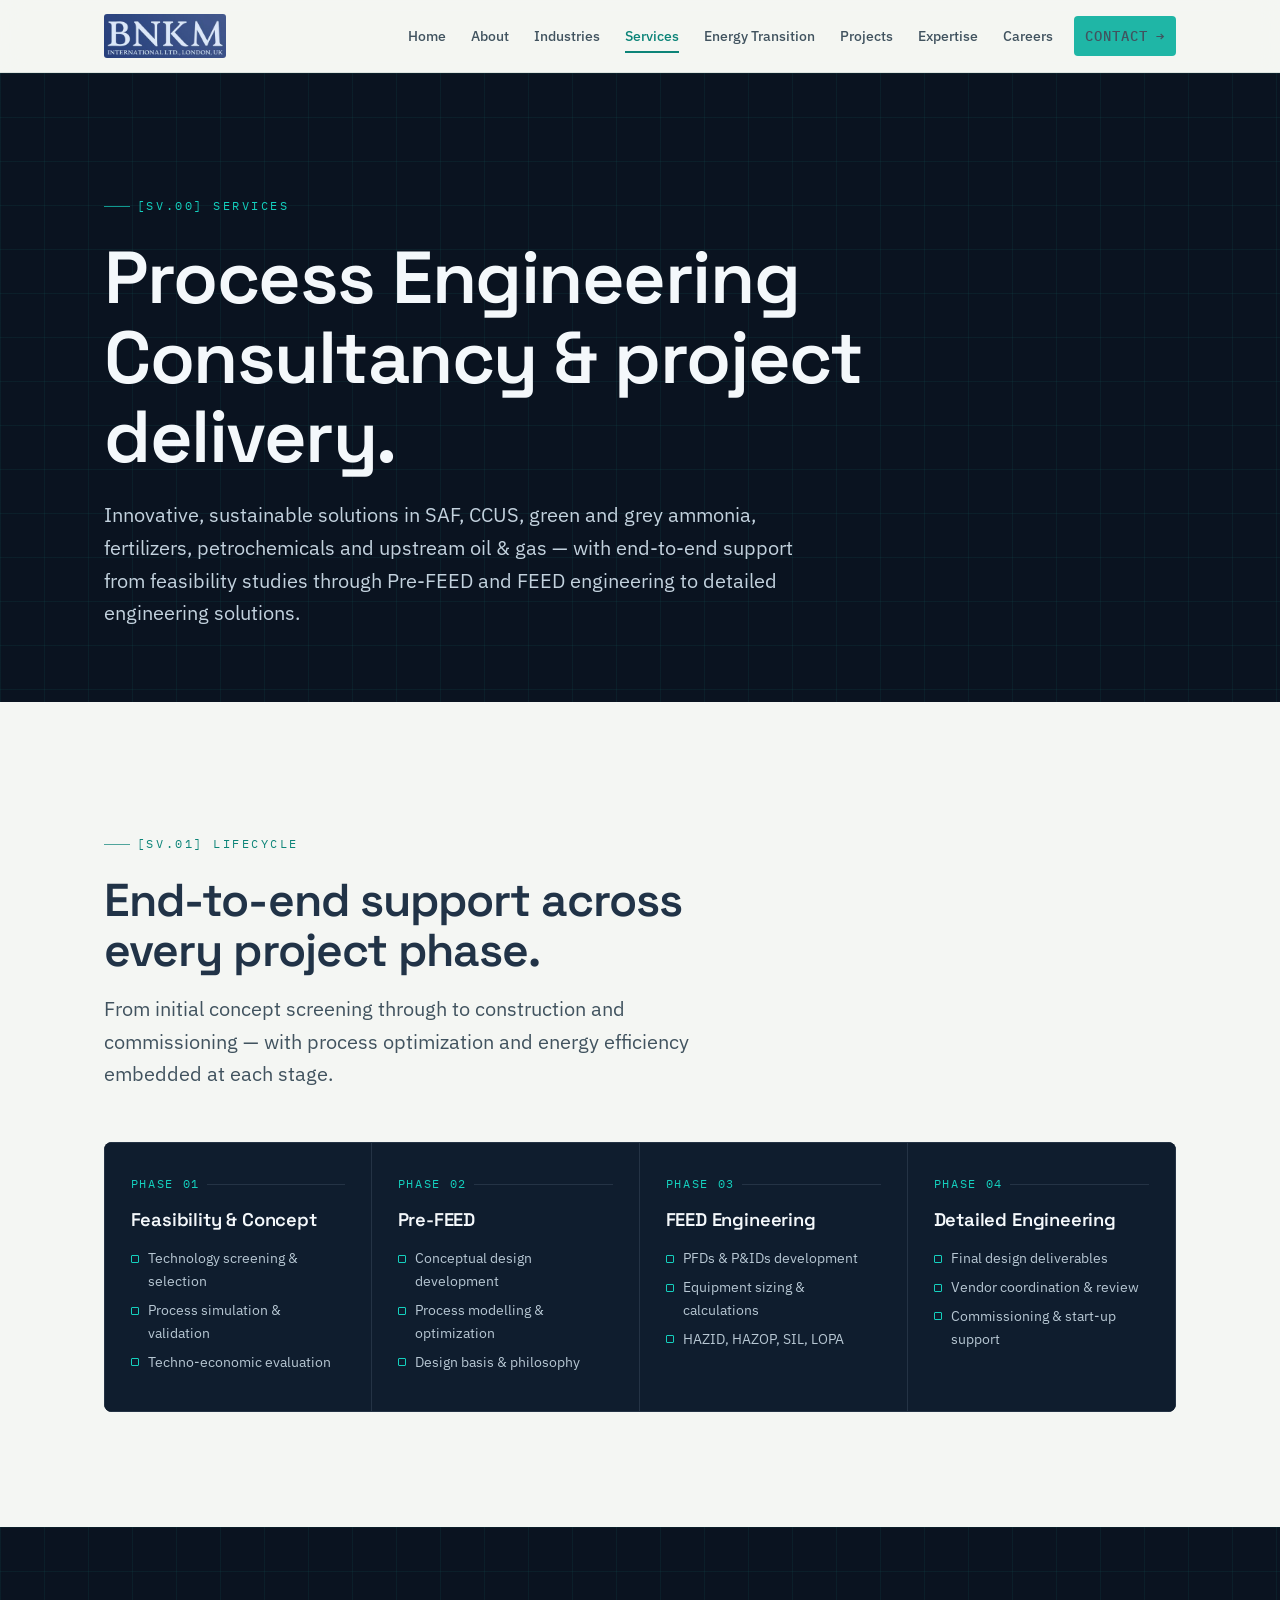
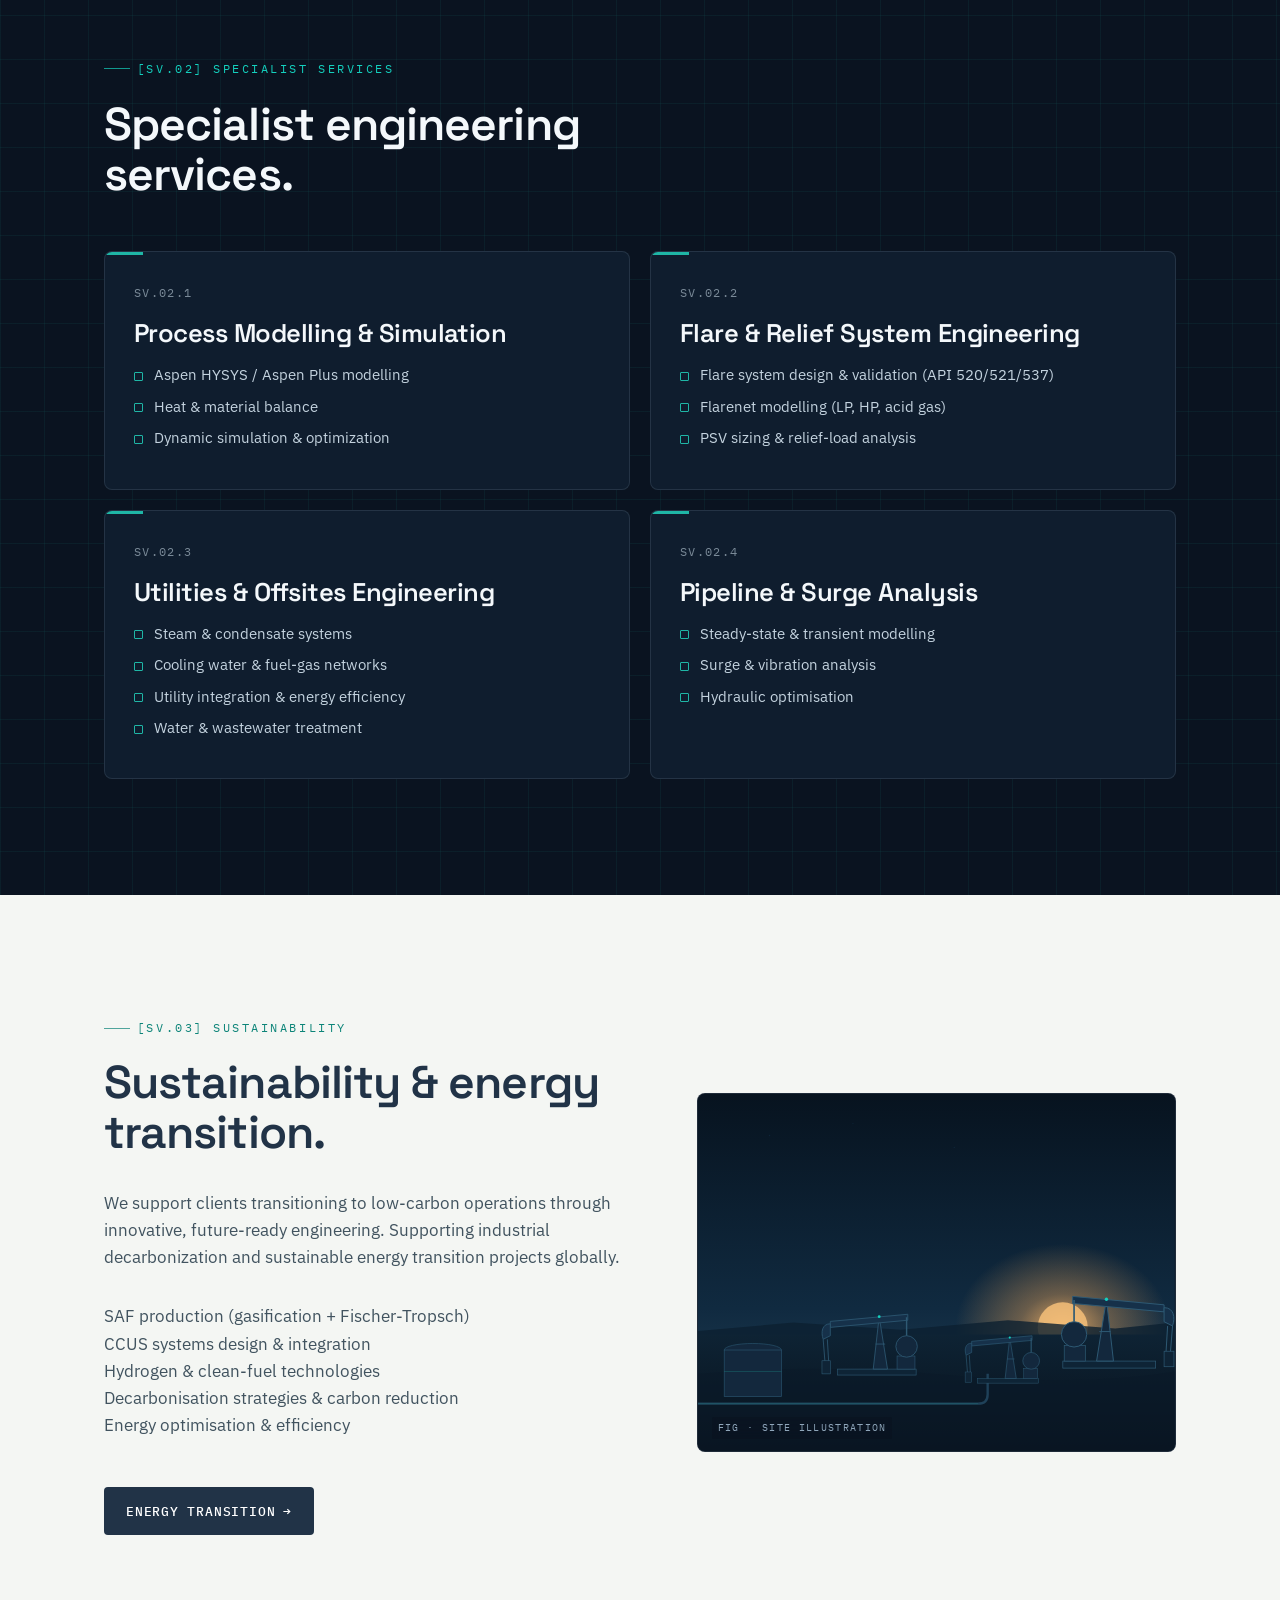
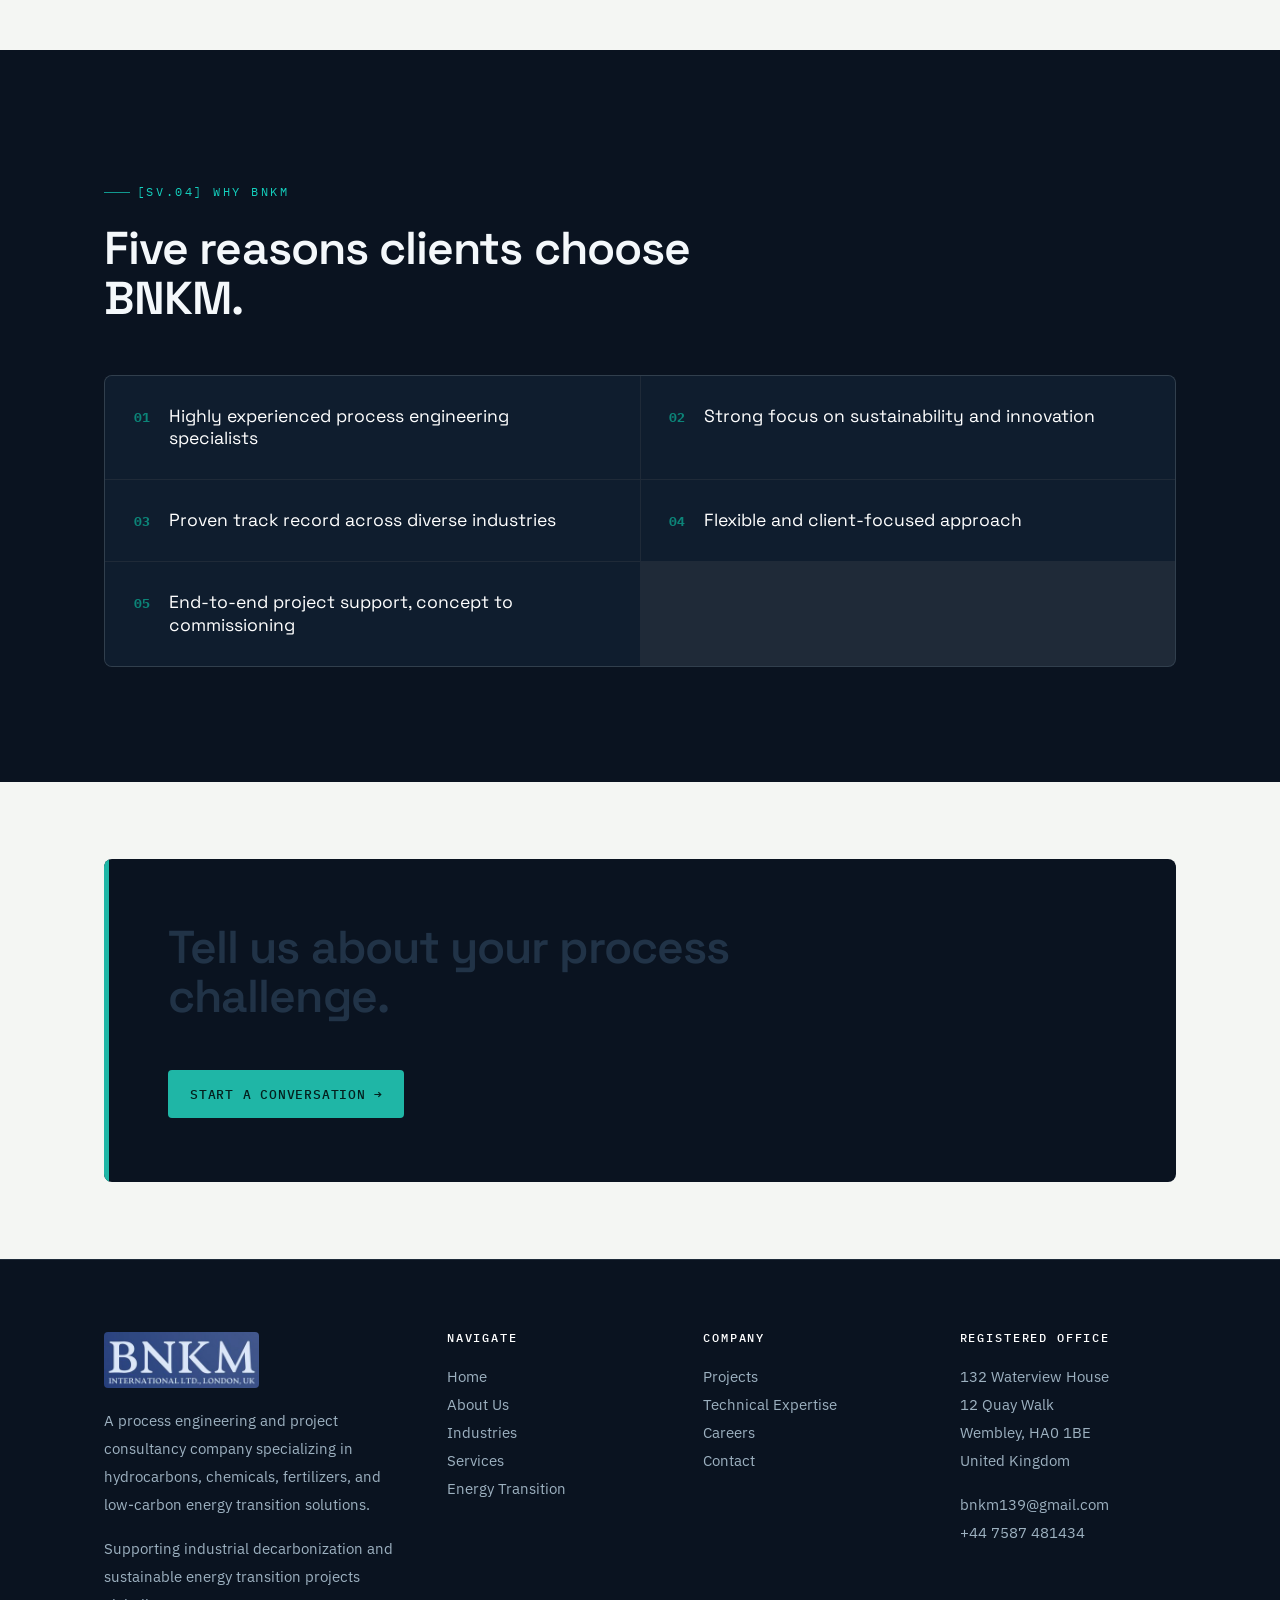
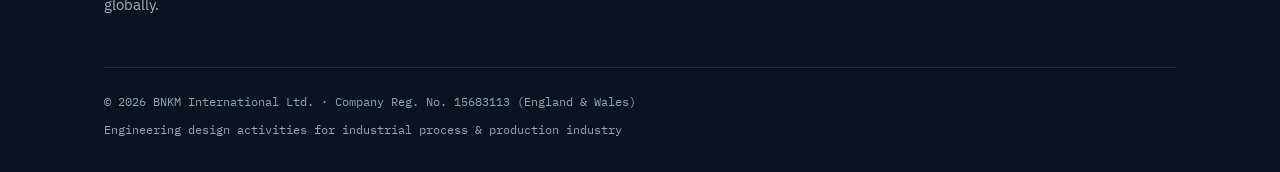
<file: services.html>
<!DOCTYPE html>
<html lang="en">
<head>
<meta charset="UTF-8">
<meta name="viewport" content="width=device-width, initial-scale=1.0">
<title>Services — FEED Engineering, Process Modelling & Detailed Engineering | BNKM International</title>
<meta name="description" content="Process engineering consultancy services from BNKM International: feasibility, Pre-FEED, FEED engineering and detailed engineering solutions, plus process modelling, flare & relief, utilities and surge analysis.">
<meta name="keywords" content="Process Engineering Consultancy, FEED Engineering, Green Ammonia Engineering, CCUS Consultancy, Refinery Engineering Services, SAF Engineering, Detailed Engineering Solutions, process optimization, dynamic simulation, carbon reduction, energy efficiency, utility integration, industrial decarbonization, ASME, API, ISO, IEC, NFPA">
<meta name="author" content="BNKM International Ltd.">
<link rel="canonical" href="https://bnkminternational.co.uk/services.html">
<meta property="og:type" content="website">
<meta property="og:site_name" content="BNKM International Ltd.">
<meta property="og:title" content="Services — FEED Engineering, Process Modelling & Detailed Engineering | BNKM International">
<meta property="og:description" content="Process engineering consultancy services from BNKM International: feasibility, Pre-FEED, FEED engineering and detailed engineering solutions, plus process modelling, flare & relief, utilities and surge analysis.">
<meta property="og:url" content="https://bnkminternational.co.uk/services.html">
<meta property="og:image" content="https://bnkminternational.co.uk/assets/bnkm-logo.png">
<meta name="twitter:card" content="summary_large_image">
<meta name="twitter:image" content="https://bnkminternational.co.uk/assets/bnkm-logo.png">
<meta name="theme-color" content="#0A1320">
<link rel="icon" href="[data-uri]" type="image/svg+xml">
<link rel="preconnect" href="https://fonts.googleapis.com">
<link rel="preconnect" href="https://fonts.gstatic.com" crossorigin>
<link href="https://fonts.googleapis.com/css2?family=Space+Grotesk:wght@400;500;600;700&family=IBM+Plex+Sans:wght@400;500;600&family=IBM+Plex+Mono:wght@400;500&display=swap" rel="stylesheet">
<style>/* =========================================================================
   BNKM International Ltd. — Process Engineering Consultancy
   Design system: "Engineering datasheet" — blueprint grid, mono spec tags,
   deep slate-navy authority + blueprint-cyan accent.
   ========================================================================= */

:root{
  /* Palette */
  --ink:        #0A1320;   /* deep slate-navy — authority sections      */
  --ink-2:      #0F1D2E;   /* raised panel on ink                       */
  --ink-3:      #16293D;   /* hairline-lit panel                        */
  --paper:      #F4F6F3;   /* warm off-white — primary background       */
  --paper-2:    #FFFFFF;   /* card surface                              */
  --slate:      #213347;   /* heavy text on paper                       */
  --body:       #41535F;   /* body text on paper                        */
  --muted:      #7A8A98;   /* captions / secondary                      */
  --muted-ink:  #8FA6BA;   /* muted on ink                              */
  --accent:     #1FB6A6;   /* blueprint cyan/teal — the single accent   */
  --accent-2:   #14D0BE;   /* brighter accent for ink backgrounds       */
  --accent-deep:#0C8478;
  --amber:      #DDA251;   /* energy-transition warm note (sparing)     */
  --line:       #DDE2DE;   /* hairline on paper                         */
  --line-ink:   rgba(143,166,186,.16); /* hairline on ink              */
  --grid-ink:   rgba(31,182,166,.07);  /* blueprint grid on ink        */
  --grid-paper: rgba(33,51,71,.045);   /* blueprint grid on paper      */

  /* Type */
  --display: "Space Grotesk", system-ui, sans-serif;
  --sans:    "IBM Plex Sans", system-ui, sans-serif;
  --mono:    "IBM Plex Mono", ui-monospace, monospace;

  /* Scale */
  --maxw: 1200px;
  --gutter: clamp(20px, 5vw, 64px);
  --r: 4px;          /* sharp, instrument-like radius */
  --r-lg: 8px;
  --ease: cubic-bezier(.22,.61,.36,1);
}

/* ---------- Reset ---------- */
*{box-sizing:border-box;margin:0;padding:0}
html{scroll-behavior:smooth;-webkit-text-size-adjust:100%}
body{
  font-family:var(--sans);
  background:var(--paper);
  color:var(--body);
  line-height:1.6;
  font-size:17px;
  -webkit-font-smoothing:antialiased;
  text-rendering:optimizeLegibility;
  overflow-x:hidden;
}
img{max-width:100%;display:block}
a{color:inherit;text-decoration:none}
ul{list-style:none}
button{font:inherit;cursor:pointer;border:none;background:none}

/* ---------- Layout primitives ---------- */
.wrap{max-width:var(--maxw);margin-inline:auto;padding-inline:var(--gutter)}
.section{padding-block:clamp(64px,9vw,128px)}
.section--tight{padding-block:clamp(48px,6vw,80px)}
.ink{background:var(--ink);color:#E7EEF4;position:relative}
.ink h1,.ink h2,.ink h3,.ink h4{color:#F4F8FB}
.blueprint{
  background-image:
    linear-gradient(var(--grid-ink) 1px,transparent 1px),
    linear-gradient(90deg,var(--grid-ink) 1px,transparent 1px);
  background-size:44px 44px;
}
.blueprint-paper{
  background-image:
    linear-gradient(var(--grid-paper) 1px,transparent 1px),
    linear-gradient(90deg,var(--grid-paper) 1px,transparent 1px);
  background-size:44px 44px;
}

/* ---------- Typography ---------- */
h1,h2,h3,h4{font-family:var(--display);color:var(--slate);line-height:1.08;font-weight:600;letter-spacing:-.02em}
h1{font-size:clamp(2.5rem,6vw,4.6rem);font-weight:600}
h2{font-size:clamp(1.9rem,3.6vw,3rem)}
h3{font-size:clamp(1.25rem,2vw,1.6rem)}
h4{font-size:1.05rem;letter-spacing:-.01em}
p{max-width:64ch}
strong{color:var(--slate);font-weight:600}
.ink strong{color:#fff}

/* Eyebrow — monospace "coordinate / spec code" */
.eyebrow{
  font-family:var(--mono);
  font-size:.72rem;
  letter-spacing:.22em;
  text-transform:uppercase;
  color:var(--accent-deep);
  display:inline-flex;
  align-items:center;
  gap:.6em;
  margin-bottom:1.4rem;
}
.ink .eyebrow{color:var(--accent-2)}
.eyebrow::before{
  content:"";
  width:26px;height:1px;
  background:currentColor;
  opacity:.7;
}

.lede{font-size:clamp(1.05rem,1.6vw,1.32rem);color:var(--body);max-width:60ch}
.ink .lede{color:#C3D2DE}

/* ---------- Buttons ---------- */
.btn{
  display:inline-flex;align-items:center;gap:.6em;
  font-family:var(--mono);font-size:.82rem;letter-spacing:.06em;
  text-transform:uppercase;font-weight:500;
  padding:.95em 1.6em;border-radius:var(--r);
  transition:.25s var(--ease);
  border:1px solid transparent;
}
.btn .arr{transition:transform .25s var(--ease)}
.btn:hover .arr{transform:translateX(4px)}
.btn--primary{background:var(--accent);color:#04201E}
.btn--primary:hover{background:var(--accent-2)}
.btn--ghost{border-color:var(--line-ink);color:#E7EEF4}
.btn--ghost:hover{border-color:var(--accent-2);color:var(--accent-2)}
.btn--dark{background:var(--slate);color:#fff}
.btn--dark:hover{background:var(--ink)}

/* ---------- Header / Nav ---------- */
.site-head{
  position:sticky;top:0;z-index:50;
  background:rgba(244,246,243,.86);
  backdrop-filter:saturate(180%) blur(14px);
  border-bottom:1px solid var(--line);
}
.site-head.on-ink{background:rgba(10,19,32,.78);border-bottom-color:var(--line-ink)}
.nav{display:flex;align-items:center;justify-content:space-between;gap:2rem;height:72px}
.brand{display:flex;align-items:center;line-height:1.05}
.brand-logo{height:44px;width:auto;display:block;border-radius:3px}
@media(max-width:1080px){.brand-logo{height:40px}}
.brand b{font-family:var(--display);font-weight:600;font-size:1.12rem;letter-spacing:-.02em;color:var(--slate);white-space:nowrap}
.on-ink .brand b{color:#fff}
.brand span{font-family:var(--mono);font-size:.62rem;letter-spacing:.18em;text-transform:uppercase;color:var(--muted)}
.on-ink .brand span{color:var(--muted-ink)}
.nav-links{display:flex;align-items:center;gap:.3rem}
.nav-links a{
  font-size:.9rem;font-weight:500;color:var(--body);white-space:nowrap;
  padding:.5em .7em;border-radius:var(--r);transition:.2s;position:relative;
}
.on-ink .nav-links a{color:#C3D2DE}
.nav-links a:hover{color:var(--slate)}
.on-ink .nav-links a:hover{color:#fff}
.nav-links a.active{color:var(--accent-deep)}
.on-ink .nav-links a.active{color:var(--accent-2)}
.nav-links a.active::after{
  content:"";position:absolute;left:.7em;right:.7em;bottom:.1em;height:2px;background:currentColor;
}
.nav-cta{margin-left:.4rem}
.nav-toggle{display:none;flex-direction:column;gap:5px;padding:8px}
.nav-toggle span{width:24px;height:2px;background:var(--slate);transition:.3s}
.on-ink .nav-toggle span{background:#fff}

@media(max-width:1080px){
  .nav-links{
    position:fixed;inset:72px 0 auto 0;flex-direction:column;align-items:stretch;
    gap:0;background:var(--ink);padding:.5rem var(--gutter) 1.5rem;
    transform:translateY(-130%);transition:transform .35s var(--ease);
    border-bottom:1px solid var(--line-ink);
  }
  .nav-links.open{transform:translateY(0)}
  .nav-links a{color:#C3D2DE;padding:.95em 0;border-bottom:1px solid var(--line-ink);border-radius:0}
  .nav-links a.active::after{display:none}
  .nav-cta{margin:1rem 0 0}
  .nav-cta .btn{width:100%;justify-content:center}
  .nav-toggle{display:flex}
  .nav-toggle.open span:nth-child(1){transform:translateY(7px) rotate(45deg)}
  .nav-toggle.open span:nth-child(2){opacity:0}
  .nav-toggle.open span:nth-child(3){transform:translateY(-7px) rotate(-45deg)}
}

/* ---------- Hero ---------- */
.hero{position:relative;overflow:hidden;padding-block:clamp(80px,12vw,150px)}
.hero::after{ /* schematic corner motif */
  content:"";position:absolute;right:-160px;top:-160px;width:520px;height:520px;
  border:1px solid var(--line-ink);border-radius:50%;
  box-shadow:0 0 0 60px rgba(31,182,166,.03);
  pointer-events:none;
}
.hero .wrap{position:relative;z-index:2}
.hero h1{max-width:18ch}
.hero .lede{margin-top:1.5rem}
.hero-actions{display:flex;flex-wrap:wrap;gap:1rem;margin-top:2.4rem}
.hero-meta{
  margin-top:3.5rem;display:flex;flex-wrap:wrap;gap:1.4rem 2.6rem;
  padding-top:2rem;border-top:1px solid var(--line-ink);
}
.hero-meta div{display:flex;flex-direction:column;gap:.2rem}
.hero-meta b{font-family:var(--display);font-size:1.5rem;color:#fff;font-weight:600}
.hero-meta span{font-family:var(--mono);font-size:.68rem;letter-spacing:.12em;text-transform:uppercase;color:var(--muted-ink)}

/* ---------- Section header ---------- */
.shead{max-width:62ch;margin-bottom:3.2rem}
.shead.center{margin-inline:auto;text-align:center}
.shead.center .eyebrow{justify-content:center}
.shead p{margin-top:1.1rem}

/* ---------- Spec tags (standards / keywords) ---------- */
.spec-row{display:flex;flex-wrap:wrap;gap:.65rem}
.spec{
  font-family:var(--mono);font-size:.74rem;letter-spacing:.05em;
  padding:.5em .85em;border:1px solid var(--line);border-radius:var(--r);
  color:var(--slate);background:var(--paper-2);
  display:inline-flex;align-items:center;gap:.5em;
}
.spec::before{content:"";width:6px;height:6px;background:var(--accent);border-radius:1px}
.ink .spec{background:var(--ink-2);border-color:var(--line-ink);color:#D6E2EC}
.ink .spec::before{background:var(--accent-2)}

/* ---------- Card grid ---------- */
.grid{display:grid;gap:1.25rem}
.grid-2{grid-template-columns:repeat(2,1fr)}
.grid-3{grid-template-columns:repeat(3,1fr)}
.grid-4{grid-template-columns:repeat(4,1fr)}
@media(max-width:900px){.grid-3,.grid-4{grid-template-columns:repeat(2,1fr)}}
@media(max-width:620px){.grid-2,.grid-3,.grid-4{grid-template-columns:1fr}}

.card{
  background:var(--paper-2);border:1px solid var(--line);border-radius:var(--r-lg);
  padding:2rem 1.8rem;transition:.3s var(--ease);position:relative;overflow:hidden;
}
.card::before{ /* top index rule */
  content:"";position:absolute;left:0;top:0;height:3px;width:38px;background:var(--accent);
  transition:width .3s var(--ease);
}
.card:hover{transform:translateY(-4px);border-color:#C9D3CC;box-shadow:0 18px 40px -24px rgba(10,19,32,.25)}
.card:hover::before{width:100%}
.card .idx{font-family:var(--mono);font-size:.72rem;letter-spacing:.12em;color:var(--muted);margin-bottom:1.1rem;display:block}
.card h3{margin-bottom:.9rem}
.card h4{margin-bottom:.7rem;color:var(--slate)}
.card ul.tick li{
  position:relative;padding-left:1.3em;margin-block:.45em;font-size:.96rem;color:var(--body);
}
.card ul.tick li::before{
  content:"";position:absolute;left:0;top:.62em;width:7px;height:7px;
  border:1.5px solid var(--accent);border-radius:1px;
}
.ink .card{background:var(--ink-2);border-color:var(--line-ink)}
.ink .card:hover{border-color:rgba(31,182,166,.4)}
.ink .card ul.tick li{color:#C3D2DE}

/* ---------- Lifecycle (true sequence — numbered) ---------- */
.flow{display:grid;grid-template-columns:repeat(4,1fr);gap:0;position:relative}
@media(max-width:820px){.flow{grid-template-columns:1fr;gap:1px;background:var(--line-ink)}}
.flow-step{padding:2rem 1.6rem;border:1px solid var(--line-ink);margin-left:-1px;background:var(--ink-2);position:relative}
.flow-step:first-child{margin-left:0}
.flow-num{font-family:var(--mono);font-size:.74rem;letter-spacing:.14em;color:var(--accent-2);margin-bottom:1rem;display:flex;align-items:center;gap:.6em}
.flow-num::after{content:"";flex:1;height:1px;background:var(--line-ink)}
.flow-step h4{margin-bottom:1rem;font-size:1.15rem}
.flow-step ul.tick li{position:relative;padding-left:1.2em;font-size:.9rem;margin-block:.4em;color:#B7C7D3}
.flow-step ul.tick li::before{content:"";position:absolute;left:0;top:.6em;width:6px;height:6px;border:1.5px solid var(--accent-2);border-radius:1px}

/* ---------- Stats strip ---------- */
.stats{display:grid;grid-template-columns:repeat(4,1fr);gap:1px;background:var(--line);border:1px solid var(--line);border-radius:var(--r-lg);overflow:hidden}
@media(max-width:620px){.stats{grid-template-columns:repeat(2,1fr)}}
.stat{background:var(--paper-2);padding:2.2rem 1.6rem;text-align:left}
.stat b{font-family:var(--display);font-size:clamp(2rem,4vw,2.9rem);color:var(--slate);font-weight:600;display:block;letter-spacing:-.03em}
.stat span{font-family:var(--mono);font-size:.7rem;letter-spacing:.12em;text-transform:uppercase;color:var(--muted);margin-top:.4rem;display:block}
.ink .stats{background:var(--line-ink);border-color:var(--line-ink)}
.ink .stat{background:var(--ink-2)}
.ink .stat b{color:#fff}

/* ---------- Split feature ---------- */
.split{display:grid;grid-template-columns:1.05fr .95fr;gap:clamp(2rem,5vw,4.5rem);align-items:center}
@media(max-width:880px){.split{grid-template-columns:1fr}}
.split-figure{
  aspect-ratio:4/3;border-radius:var(--r-lg);border:1px solid var(--line-ink);
  background:var(--ink-2);position:relative;overflow:hidden;
}
/* Scene illustration used inside a split figure */
.split-figure.photo{background:var(--ink);padding:0}
.split-figure.photo svg{position:absolute;inset:0;width:100%;height:100%}
.photo-tag{
  position:absolute;left:14px;bottom:12px;z-index:2;
  font-family:var(--mono);font-size:.6rem;letter-spacing:.14em;text-transform:uppercase;
  color:var(--muted-ink);background:rgba(10,19,32,.55);padding:.35em .6em;border-radius:2px;
  backdrop-filter:blur(4px);
}

/* Full-bleed image band */
.imgband{
  position:relative;width:100%;height:clamp(300px,40vw,500px);
  overflow:hidden;background:var(--ink);
}
.imgband svg{position:absolute;inset:0;width:100%;height:100%}
.imgband .cap{
  position:absolute;left:0;right:0;bottom:0;z-index:2;
  padding:clamp(1.6rem,4vw,3rem);
  background:linear-gradient(to top,rgba(6,15,26,.92),rgba(6,15,26,.45) 55%,transparent);
}
.imgband .cap .eyebrow{color:var(--accent-2);margin-bottom:.8rem}
.imgband .cap h3{color:#fff;max-width:30ch;font-size:clamp(1.3rem,2.4vw,2rem)}

/* Schematic illustration block (CSS-only "P&ID" motif) */
.schematic{position:absolute;inset:0;background-image:
  linear-gradient(var(--grid-ink) 1px,transparent 1px),
  linear-gradient(90deg,var(--grid-ink) 1px,transparent 1px);background-size:32px 32px}
.schematic svg{position:absolute;inset:0;width:100%;height:100%}

/* ---------- Numbered reasons (list) ---------- */
.reasons{display:grid;grid-template-columns:repeat(2,1fr);gap:1px;background:var(--line);border:1px solid var(--line);border-radius:var(--r-lg);overflow:hidden}
@media(max-width:760px){.reasons{grid-template-columns:1fr}}
.reason{background:var(--paper-2);padding:1.8rem;display:flex;gap:1.2rem;align-items:flex-start}
.reason b{font-family:var(--mono);font-size:.8rem;color:var(--accent-deep);padding-top:.2rem}
.reason p{font-family:var(--display);font-size:1.1rem;color:var(--slate);line-height:1.3;max-width:38ch}

/* ---------- Standards strip ---------- */
.standards{display:grid;grid-template-columns:repeat(5,1fr);gap:1px;background:var(--line-ink);border:1px solid var(--line-ink);border-radius:var(--r-lg);overflow:hidden}
@media(max-width:760px){.standards{grid-template-columns:repeat(2,1fr)}}
.std{background:var(--ink-2);padding:1.8rem 1.4rem}
.std b{font-family:var(--display);font-size:1.4rem;color:#fff;display:block;letter-spacing:.02em}
.std span{font-family:var(--mono);font-size:.66rem;letter-spacing:.06em;color:var(--muted-ink);margin-top:.5rem;display:block;line-height:1.4}

/* ---------- CTA band ---------- */
.cta-band{background:var(--ink);color:#fff;border-radius:var(--r-lg);padding:clamp(2.5rem,5vw,4rem);position:relative;overflow:hidden}
.cta-band h2{max-width:20ch}
.cta-band .accent-bar{position:absolute;left:0;top:0;bottom:0;width:5px;background:var(--accent)}

/* ---------- Industries / sector cards ---------- */
.sector{background:var(--paper-2);border:1px solid var(--line);border-radius:var(--r-lg);padding:2.2rem;transition:.3s var(--ease)}
.sector:hover{border-color:#C9D3CC;box-shadow:0 18px 40px -26px rgba(10,19,32,.22)}
.sector .tag{font-family:var(--mono);font-size:.7rem;letter-spacing:.12em;text-transform:uppercase;color:var(--accent-deep);margin-bottom:1rem;display:block}
.sector p{margin-bottom:1.2rem;font-size:.98rem}

/* ---------- Project list ---------- */
.proj{
  background:var(--paper-2);border:1px solid var(--line);border-radius:var(--r-lg);
  padding:1.9rem 1.8rem;transition:.3s var(--ease);position:relative;
}
.proj:hover{transform:translateY(-3px);box-shadow:0 18px 40px -26px rgba(10,19,32,.22)}
.proj-phase{font-family:var(--mono);font-size:.68rem;letter-spacing:.1em;text-transform:uppercase;color:#fff;background:var(--accent-deep);padding:.35em .7em;border-radius:2px;display:inline-block;margin-bottom:1.1rem}
.proj h3{font-size:1.3rem;margin-bottom:.4rem}
.proj .loc{font-family:var(--mono);font-size:.78rem;color:var(--muted);margin-bottom:1rem;display:block}

/* ---------- Energy transition pillars ---------- */
.pillar{background:var(--ink-2);border:1px solid var(--line-ink);border-radius:var(--r-lg);padding:2rem;transition:.3s var(--ease)}
.pillar:hover{border-color:rgba(221,162,81,.45)}
.pillar .ico{width:40px;height:40px;border:1px solid var(--amber);border-radius:var(--r);display:grid;place-items:center;color:var(--amber);font-family:var(--mono);font-size:.8rem;margin-bottom:1.3rem}
.pillar h4{color:#fff;margin-bottom:.8rem}
.pillar p{font-size:.95rem;color:#B7C7D3}

/* ---------- Careers ---------- */
.role{background:var(--paper-2);border:1px solid var(--line);border-radius:var(--r-lg);padding:2rem 1.9rem;transition:.3s var(--ease)}
.role:hover{border-color:#C9D3CC;box-shadow:0 18px 40px -26px rgba(10,19,32,.22)}
.role .meta{display:flex;flex-wrap:wrap;gap:.6rem;margin-bottom:1.2rem}
.role .pill{font-family:var(--mono);font-size:.68rem;letter-spacing:.08em;text-transform:uppercase;color:var(--body);border:1px solid var(--line);border-radius:99px;padding:.35em .8em}
.role h3{margin-bottom:.8rem}

/* ---------- Contact ---------- */
.contact-grid{display:grid;grid-template-columns:.9fr 1.1fr;gap:clamp(2rem,5vw,4rem)}
@media(max-width:880px){.contact-grid{grid-template-columns:1fr}}
.cinfo{display:flex;flex-direction:column;gap:1.8rem}
.cinfo .row span{font-family:var(--mono);font-size:.7rem;letter-spacing:.12em;text-transform:uppercase;color:var(--accent-deep);display:block;margin-bottom:.35rem}
.cinfo .row a,.cinfo .row p{color:var(--slate);font-size:1.05rem}
.form{background:var(--paper-2);border:1px solid var(--line);border-radius:var(--r-lg);padding:clamp(1.8rem,4vw,2.6rem)}
.field{margin-bottom:1.4rem}
.field label{font-family:var(--mono);font-size:.72rem;letter-spacing:.1em;text-transform:uppercase;color:var(--body);display:block;margin-bottom:.55rem}
.field input,.field textarea{
  width:100%;font-family:var(--sans);font-size:1rem;color:var(--slate);
  background:var(--paper);border:1px solid var(--line);border-radius:var(--r);
  padding:.85em 1em;transition:.2s;
}
.field input:focus,.field textarea:focus{outline:none;border-color:var(--accent);box-shadow:0 0 0 3px rgba(31,182,166,.15)}
.field textarea{resize:vertical;min-height:130px}

/* ---------- Footer ---------- */
.site-foot{background:var(--ink);color:#B7C7D3;padding-block:clamp(3rem,6vw,4.5rem) 2rem;border-top:1px solid var(--line-ink)}
.foot-grid{display:grid;grid-template-columns:1.4fr 1fr 1fr 1fr;gap:2.5rem}
@media(max-width:820px){.foot-grid{grid-template-columns:1fr 1fr}}
@media(max-width:480px){.foot-grid{grid-template-columns:1fr}}
.foot-grid h4{color:#fff;font-family:var(--mono);font-size:.72rem;letter-spacing:.16em;text-transform:uppercase;margin-bottom:1.2rem;font-weight:500}
.foot-grid p,.foot-grid a{font-size:.92rem;color:#9DB1C0;line-height:1.9}
.foot-grid a:hover{color:var(--accent-2)}
.foot-brand b{font-family:var(--display);font-size:1.3rem;color:#fff;display:block;margin-bottom:.8rem}
.foot-logo{height:56px;width:auto;display:block;margin-bottom:1.2rem;border-radius:4px}
.foot-bottom{margin-top:3rem;padding-top:1.6rem;border-top:1px solid var(--line-ink);font-family:var(--mono);font-size:.72rem;color:var(--muted-ink);display:flex;flex-wrap:wrap;gap:.6rem 1.5rem;justify-content:space-between}

/* ---------- Page hero (interior pages) ---------- */
.phero{padding-block:clamp(70px,9vw,120px) clamp(50px,6vw,72px);position:relative;overflow:hidden}
.phero h1{max-width:20ch}
.phero .lede{margin-top:1.4rem}

/* ---------- Prose ---------- */
.prose p{margin-bottom:1.3rem}
.prose p:last-child{margin-bottom:0}

/* ---------- Reveal animation ---------- */
.reveal{opacity:0;transform:translateY(22px);transition:opacity .7s var(--ease),transform .7s var(--ease)}
.reveal.in{opacity:1;transform:none}
@media(prefers-reduced-motion:reduce){
  .reveal{opacity:1;transform:none;transition:none}
  html{scroll-behavior:auto}
  *{animation:none!important}
}

/* ---------- Utility ---------- */
.mt-1{margin-top:1rem}.mt-2{margin-top:2rem}.mt-3{margin-top:3rem}
.center{text-align:center}
.divider{height:1px;background:var(--line-ink);border:none;margin-block:3rem}
</style>
<noscript><style>.reveal{opacity:1!important;transform:none!important}</style></noscript>
<script type="application/ld+json">
{
  "@context":"https://schema.org",
  "@type":"ProfessionalService",
  "name":"BNKM International Ltd.",
  "description":"A process engineering and project consultancy company specializing in hydrocarbons, chemicals, fertilizers, and low-carbon energy transition solutions.",
  "url":"https://bnkminternational.co.uk",
  "email":"bnkm139@gmail.com",
  "telephone":"+44-7587481434",
  "foundingDate":"2024",
  "address":{"@type":"PostalAddress","streetAddress":"132 Waterview House, 12 Quay Walk","addressLocality":"Wembley","postalCode":"HA0 1BE","addressCountry":"GB"},
  "areaServed":"Worldwide",
  "knowsAbout":["Process Engineering Consultancy","FEED Engineering","Detailed Engineering Solutions","Green Ammonia Engineering","CCUS Consultancy","Refinery Engineering Services","SAF Engineering","Carbon Capture Utilisation and Storage","Dynamic Simulation","Energy Efficiency","Process Optimization","Industrial Decarbonization"]
}
</script>
</head>
<body>
<header class="site-head" id="siteHead">
  <div class="wrap">
    <nav class="nav" aria-label="Primary">
      <a href="index.html" class="brand" aria-label="BNKM International Ltd. — home">
        <img class="brand-logo" src="[data-uri]" width="415" height="150" alt="BNKM International Ltd., London, UK">
      </a>
      <div class="nav-links" id="navLinks">
        <a href="index.html">Home</a>
        <a href="about.html">About</a>
        <a href="industries.html">Industries</a>
        <a href="services.html" class="active" aria-current="page">Services</a>
        <a href="energy-transition.html">Energy Transition</a>
        <a href="projects.html">Projects</a>
        <a href="expertise.html">Expertise</a>
        <a href="careers.html">Careers</a>
        <div class="nav-cta"><a class="btn btn--primary" href="contact.html">Contact <span class="arr">&rarr;</span></a></div>
      </div>
      <button class="nav-toggle" id="navToggle" aria-label="Menu" aria-expanded="false" aria-controls="navLinks">
        <span></span><span></span><span></span>
      </button>
    </nav>
  </div>
</header>
<main>
<section class="phero ink blueprint">
  <div class="wrap">
    <p class="eyebrow reveal">[SV.00] Services</p>
    <h1 class="reveal">Process Engineering Consultancy &amp; project delivery.</h1>
    <p class="lede reveal">Innovative, sustainable solutions in SAF, CCUS, green and grey ammonia, fertilizers, petrochemicals and upstream oil &amp; gas &mdash; with end-to-end support from feasibility studies through Pre-FEED and FEED engineering to detailed engineering solutions.</p>
  </div>
</section>

<section class="section">
  <div class="wrap">
    <div class="shead reveal"><p class="eyebrow">[SV.01] Lifecycle</p><h2>End-to-end support across every project phase.</h2><p class="lede">From initial concept screening through to construction and commissioning &mdash; with process optimization and energy efficiency embedded at each stage.</p></div>
    <div class="flow ink" style="border-radius:8px;overflow:hidden">
      <div class="flow-step reveal"><span class="flow-num">PHASE 01</span><h4>Feasibility &amp; Concept</h4><ul class="tick"><li>Technology screening &amp; selection</li><li>Process simulation &amp; validation</li><li>Techno-economic evaluation</li></ul></div>
      <div class="flow-step reveal"><span class="flow-num">PHASE 02</span><h4>Pre-FEED</h4><ul class="tick"><li>Conceptual design development</li><li>Process modelling &amp; optimization</li><li>Design basis &amp; philosophy</li></ul></div>
      <div class="flow-step reveal"><span class="flow-num">PHASE 03</span><h4>FEED Engineering</h4><ul class="tick"><li>PFDs &amp; P&amp;IDs development</li><li>Equipment sizing &amp; calculations</li><li>HAZID, HAZOP, SIL, LOPA</li></ul></div>
      <div class="flow-step reveal"><span class="flow-num">PHASE 04</span><h4>Detailed Engineering</h4><ul class="tick"><li>Final design deliverables</li><li>Vendor coordination &amp; review</li><li>Commissioning &amp; start-up support</li></ul></div>
    </div>
  </div>
</section>

<section class="section ink blueprint">
  <div class="wrap">
    <div class="shead reveal"><p class="eyebrow">[SV.02] Specialist services</p><h2>Specialist engineering services.</h2></div>
    <div class="grid grid-2">
      <article class="card reveal"><span class="idx">SV.02.1</span><h3>Process Modelling &amp; Simulation</h3><ul class="tick"><li>Aspen HYSYS / Aspen Plus modelling</li><li>Heat &amp; material balance</li><li>Dynamic simulation &amp; optimization</li></ul></article>
      <article class="card reveal"><span class="idx">SV.02.2</span><h3>Flare &amp; Relief System Engineering</h3><ul class="tick"><li>Flare system design &amp; validation (API 520/521/537)</li><li>Flarenet modelling (LP, HP, acid gas)</li><li>PSV sizing &amp; relief-load analysis</li></ul></article>
      <article class="card reveal"><span class="idx">SV.02.3</span><h3>Utilities &amp; Offsites Engineering</h3><ul class="tick"><li>Steam &amp; condensate systems</li><li>Cooling water &amp; fuel-gas networks</li><li>Utility integration &amp; energy efficiency</li><li>Water &amp; wastewater treatment</li></ul></article>
      <article class="card reveal"><span class="idx">SV.02.4</span><h3>Pipeline &amp; Surge Analysis</h3><ul class="tick"><li>Steady-state &amp; transient modelling</li><li>Surge &amp; vibration analysis</li><li>Hydraulic optimisation</li></ul></article>
    </div>
  </div>
</section>

<section class="section">
  <div class="wrap split">
    <div class="reveal prose">
      <p class="eyebrow">[SV.03] Sustainability</p>
      <h2>Sustainability &amp; energy transition.</h2>
      <p class="mt-2">We support clients transitioning to low-carbon operations through innovative, future-ready engineering. Supporting industrial decarbonization and sustainable energy transition projects globally.</p>
      <ul class="tick mt-2" style="max-width:46ch">
        <li>SAF production (gasification + Fischer-Tropsch)</li>
        <li>CCUS systems design &amp; integration</li>
        <li>Hydrogen &amp; clean-fuel technologies</li>
        <li>Decarbonisation strategies &amp; carbon reduction</li>
        <li>Energy optimisation &amp; efficiency</li>
      </ul>
      <a class="btn btn--dark mt-3" href="energy-transition.html">Energy transition <span class="arr">&rarr;</span></a>
    </div>
    <div class="split-figure photo" role="img" aria-label="Onshore oil field with pump jacks, a wellhead and a storage tank"><svg viewBox="0 0 800 600" xmlns="http://www.w3.org/2000/svg" preserveAspectRatio="xMidYMid slice" role="img" aria-label="Onshore oil field at dusk with pump jacks, a wellhead, a storage tank and a pipeline">
 <defs>
  <linearGradient id="onSky" x1="0" y1="0" x2="0" y2="1">
   <stop offset="0" stop-color="#07131F"/><stop offset=".6" stop-color="#102A40"/><stop offset="1" stop-color="#27475C"/>
  </linearGradient>
  <radialGradient id="onSun" cx=".5" cy=".5" r=".5">
   <stop offset="0" stop-color="#F4B66B" stop-opacity=".9"/><stop offset=".4" stop-color="#F0A85A" stop-opacity=".4"/><stop offset="1" stop-color="#F0A85A" stop-opacity="0"/>
  </radialGradient>
  <linearGradient id="onGround" x1="0" y1="0" x2="0" y2="1">
   <stop offset="0" stop-color="#0E2334"/><stop offset="1" stop-color="#070F19"/>
  </linearGradient>
 </defs>
 <rect width="800" height="600" fill="url(#onSky)"/>
 <ellipse cx="612" cy="392" rx="180" ry="140" fill="url(#onSun)"/>
 <circle cx="612" cy="392" r="42" fill="#F6C079" opacity=".85"/>
 <g opacity=".5" fill="#13314A"><circle cx="120" cy="70" r="1.2"/><circle cx="260" cy="50" r="1"/><circle cx="430" cy="90" r="1.1"/></g>
 <!-- distant ridge -->
 <path d="M0 398 L160 384 L340 396 L520 380 L700 394 L800 384 L800 600 L0 600 Z" fill="#0C2030" opacity=".8"/>
 <!-- ground -->
 <rect x="0" y="404" width="800" height="196" fill="url(#onGround)"/>
 <path d="M0 470 Q200 452 420 472 T800 466 V600 H0 Z" fill="#0A1A28" opacity=".6"/>
 <!-- pipeline -->
 <g stroke="#1F4159" stroke-width="4" fill="none"><path d="M0 520 H470 q16 0 16 -16 V470"/></g>
 <g stroke="#1FB6A6" stroke-width="1" opacity=".3" fill="none"><path d="M0 520 H470"/></g>
 <!-- storage tank (left) -->
 <g fill="#13283D" stroke="#27506A" stroke-width="1.2"><ellipse cx="92" cy="430" rx="48" ry="11"/><rect x="44" y="430" width="96" height="78"/></g>
 <line x1="44" y1="466" x2="140" y2="466" stroke="#1FB6A6" stroke-width="1" opacity=".4"/>
 <g transform="translate(300 470) scale(1.0)">
  <g transform="scale(1 1)">
   <!-- skid -->
   <rect x="-66" y="-8" width="132" height="10" fill="#0E2436" stroke="#2E5A74" stroke-width="1"/>
   <!-- prime mover / gearbox -->
   <rect x="34" y="-30" width="30" height="22" fill="#13283D" stroke="#2E5A74" stroke-width="1"/>
   <!-- samson post (A-frame) -->
   <path d="M-6 -8 L4 -96 L18 -8 Z" fill="#13283D" stroke="#2E5A74" stroke-width="1.4"/>
   <path d="M-2 -50 L14 -50" stroke="#2E5A74" stroke-width="1.4"/>
   <!-- walking beam -->
   <path d="M-78 -88 L52 -100 L52 -90 L-78 -78 Z" fill="#16314A" stroke="#2E5A74" stroke-width="1.4"/>
   <!-- counterweight + crank -->
   <circle cx="50" cy="-46" r="18" fill="#13283D" stroke="#2E5A74" stroke-width="1.4"/>
   <line x1="50" y1="-95" x2="50" y2="-64" stroke="#2E5A74" stroke-width="2.4"/>
   <!-- horse head + bridle -->
   <path d="M-78 -84 C-92 -84 -94 -70 -90 -58 L-78 -64 Z" fill="#16314A" stroke="#2E5A74" stroke-width="1.4"/>
   <line x1="-90" y1="-58" x2="-86" y2="-8" stroke="#2E5A74" stroke-width="1.4"/>
   <line x1="-83" y1="-58" x2="-80" y2="-8" stroke="#2E5A74" stroke-width="1.4"/>
   <!-- wellhead -->
   <rect x="-92" y="-22" width="14" height="22" fill="#0F2436" stroke="#2E5A74" stroke-width="1"/>
   <circle cx="4" cy="-96" r="2.4" fill="#14D0BE"/>
  </g>
 </g>
 <g transform="translate(520 484) scale(0.78)">
  <g transform="scale(1 1)">
   <!-- skid -->
   <rect x="-66" y="-8" width="132" height="10" fill="#0E2436" stroke="#2E5A74" stroke-width="1"/>
   <!-- prime mover / gearbox -->
   <rect x="34" y="-30" width="30" height="22" fill="#13283D" stroke="#2E5A74" stroke-width="1"/>
   <!-- samson post (A-frame) -->
   <path d="M-6 -8 L4 -96 L18 -8 Z" fill="#13283D" stroke="#2E5A74" stroke-width="1.4"/>
   <path d="M-2 -50 L14 -50" stroke="#2E5A74" stroke-width="1.4"/>
   <!-- walking beam -->
   <path d="M-78 -88 L52 -100 L52 -90 L-78 -78 Z" fill="#16314A" stroke="#2E5A74" stroke-width="1.4"/>
   <!-- counterweight + crank -->
   <circle cx="50" cy="-46" r="18" fill="#13283D" stroke="#2E5A74" stroke-width="1.4"/>
   <line x1="50" y1="-95" x2="50" y2="-64" stroke="#2E5A74" stroke-width="2.4"/>
   <!-- horse head + bridle -->
   <path d="M-78 -84 C-92 -84 -94 -70 -90 -58 L-78 -64 Z" fill="#16314A" stroke="#2E5A74" stroke-width="1.4"/>
   <line x1="-90" y1="-58" x2="-86" y2="-8" stroke="#2E5A74" stroke-width="1.4"/>
   <line x1="-83" y1="-58" x2="-80" y2="-8" stroke="#2E5A74" stroke-width="1.4"/>
   <!-- wellhead -->
   <rect x="-92" y="-22" width="14" height="22" fill="#0F2436" stroke="#2E5A74" stroke-width="1"/>
   <circle cx="4" cy="-96" r="2.4" fill="#14D0BE"/>
  </g>
 </g>
 <g transform="translate(690 458) scale(1.18)">
  <g transform="scale(-1 1)">
   <!-- skid -->
   <rect x="-66" y="-8" width="132" height="10" fill="#0E2436" stroke="#2E5A74" stroke-width="1"/>
   <!-- prime mover / gearbox -->
   <rect x="34" y="-30" width="30" height="22" fill="#13283D" stroke="#2E5A74" stroke-width="1"/>
   <!-- samson post (A-frame) -->
   <path d="M-6 -8 L4 -96 L18 -8 Z" fill="#13283D" stroke="#2E5A74" stroke-width="1.4"/>
   <path d="M-2 -50 L14 -50" stroke="#2E5A74" stroke-width="1.4"/>
   <!-- walking beam -->
   <path d="M-78 -88 L52 -100 L52 -90 L-78 -78 Z" fill="#16314A" stroke="#2E5A74" stroke-width="1.4"/>
   <!-- counterweight + crank -->
   <circle cx="50" cy="-46" r="18" fill="#13283D" stroke="#2E5A74" stroke-width="1.4"/>
   <line x1="50" y1="-95" x2="50" y2="-64" stroke="#2E5A74" stroke-width="2.4"/>
   <!-- horse head + bridle -->
   <path d="M-78 -84 C-92 -84 -94 -70 -90 -58 L-78 -64 Z" fill="#16314A" stroke="#2E5A74" stroke-width="1.4"/>
   <line x1="-90" y1="-58" x2="-86" y2="-8" stroke="#2E5A74" stroke-width="1.4"/>
   <line x1="-83" y1="-58" x2="-80" y2="-8" stroke="#2E5A74" stroke-width="1.4"/>
   <!-- wellhead -->
   <rect x="-92" y="-22" width="14" height="22" fill="#0F2436" stroke="#2E5A74" stroke-width="1"/>
   <circle cx="4" cy="-96" r="2.4" fill="#14D0BE"/>
  </g>
 </g>
</svg><span class="photo-tag">FIG &middot; site illustration</span></div>
  </div>
</section>

<section class="section ink">
  <div class="wrap">
    <div class="shead reveal"><p class="eyebrow">[SV.04] Why BNKM</p><h2>Five reasons clients choose BNKM.</h2></div>
    <div class="reasons reveal" style="background:var(--line-ink);border-color:var(--line-ink)">
      <div class="reason" style="background:var(--ink-2)"><b>01</b><p style="color:#fff">Highly experienced process engineering specialists</p></div>
      <div class="reason" style="background:var(--ink-2)"><b>02</b><p style="color:#fff">Strong focus on sustainability and innovation</p></div>
      <div class="reason" style="background:var(--ink-2)"><b>03</b><p style="color:#fff">Proven track record across diverse industries</p></div>
      <div class="reason" style="background:var(--ink-2)"><b>04</b><p style="color:#fff">Flexible and client-focused approach</p></div>
      <div class="reason" style="background:var(--ink-2)"><b>05</b><p style="color:#fff">End-to-end project support, concept to commissioning</p></div>
    </div>
  </div>
</section>

<section class="section--tight">
  <div class="wrap"><div class="cta-band reveal"><div class="accent-bar"></div>
    <h2>Tell us about your process challenge.</h2>
    <a class="btn btn--primary mt-3" href="contact.html">Start a conversation <span class="arr">&rarr;</span></a>
  </div></div>
</section>
</main>
<footer class="site-foot">
  <div class="wrap">
    <div class="foot-grid">
      <div class="foot-brand">
        <img class="foot-logo" src="[data-uri]" width="415" height="150" alt="BNKM International Ltd., London, UK">
        <p>A process engineering and project consultancy company specializing in hydrocarbons, chemicals, fertilizers, and low-carbon energy transition solutions.</p>
        <p style="margin-top:1rem">Supporting industrial decarbonization and sustainable energy transition projects globally.</p>
      </div>
      <div>
        <h4>Navigate</h4>
        <p><a href="index.html">Home</a></p>
        <p><a href="about.html">About Us</a></p>
        <p><a href="industries.html">Industries</a></p>
        <p><a href="services.html">Services</a></p>
        <p><a href="energy-transition.html">Energy Transition</a></p>
      </div>
      <div>
        <h4>Company</h4>
        <p><a href="projects.html">Projects</a></p>
        <p><a href="expertise.html">Technical Expertise</a></p>
        <p><a href="careers.html">Careers</a></p>
        <p><a href="contact.html">Contact</a></p>
      </div>
      <div>
        <h4>Registered Office</h4>
        <p>132 Waterview House<br>12 Quay Walk<br>Wembley, HA0 1BE<br>United Kingdom</p>
        <p style="margin-top:1rem"><a href="mailto:bnkm139@gmail.com">bnkm139@gmail.com</a><br><a href="tel:+447587481434">+44 7587 481434</a></p>
      </div>
    </div>
    <div class="foot-bottom">
      <span>&copy; <span data-year>2026</span> BNKM International Ltd. &middot; Company Reg. No. 15683113 (England &amp; Wales)</span>
      <span>Engineering design activities for industrial process &amp; production industry</span>
    </div>
  </div>
</footer>
<script>/* BNKM International — shared interactions */
(function () {
  "use strict";

  // ---- Mobile nav toggle ----
  var toggle = document.querySelector(".nav-toggle");
  var links = document.querySelector(".nav-links");
  if (toggle && links) {
    toggle.addEventListener("click", function () {
      var open = links.classList.toggle("open");
      toggle.classList.toggle("open", open);
      toggle.setAttribute("aria-expanded", open ? "true" : "false");
    });
    links.querySelectorAll("a").forEach(function (a) {
      a.addEventListener("click", function () {
        links.classList.remove("open");
        toggle.classList.remove("open");
        toggle.setAttribute("aria-expanded", "false");
      });
    });
  }

  // ---- Current year ----
  var yr = document.querySelector("[data-year]");
  if (yr) yr.textContent = new Date().getFullYear();

  // ---- Scroll reveal ----
  var revealEls = document.querySelectorAll(".reveal");
  if ("IntersectionObserver" in window && revealEls.length) {
    var io = new IntersectionObserver(function (entries) {
      entries.forEach(function (e) {
        if (e.isIntersecting) {
          e.target.classList.add("in");
          io.unobserve(e.target);
        }
      });
    }, { threshold: 0.12, rootMargin: "0px 0px -8% 0px" });
    revealEls.forEach(function (el) { io.observe(el); });
  } else {
    revealEls.forEach(function (el) { el.classList.add("in"); });
  }

  // ---- Contact form (front-end only stub) ----
  var form = document.querySelector("[data-contact-form]");
  if (form) {
    form.addEventListener("submit", function (e) {
      e.preventDefault();
      var note = form.querySelector("[data-form-note]");
      if (note) {
        note.textContent =
          "Thank you — your enquiry has been recorded. Connect this form to your mail handler (e.g. Netlify Forms or Formspree) to receive submissions.";
        note.style.display = "block";
      }
      form.reset();
    });
  }
})();
</script>
</body>
</html>
</file>
